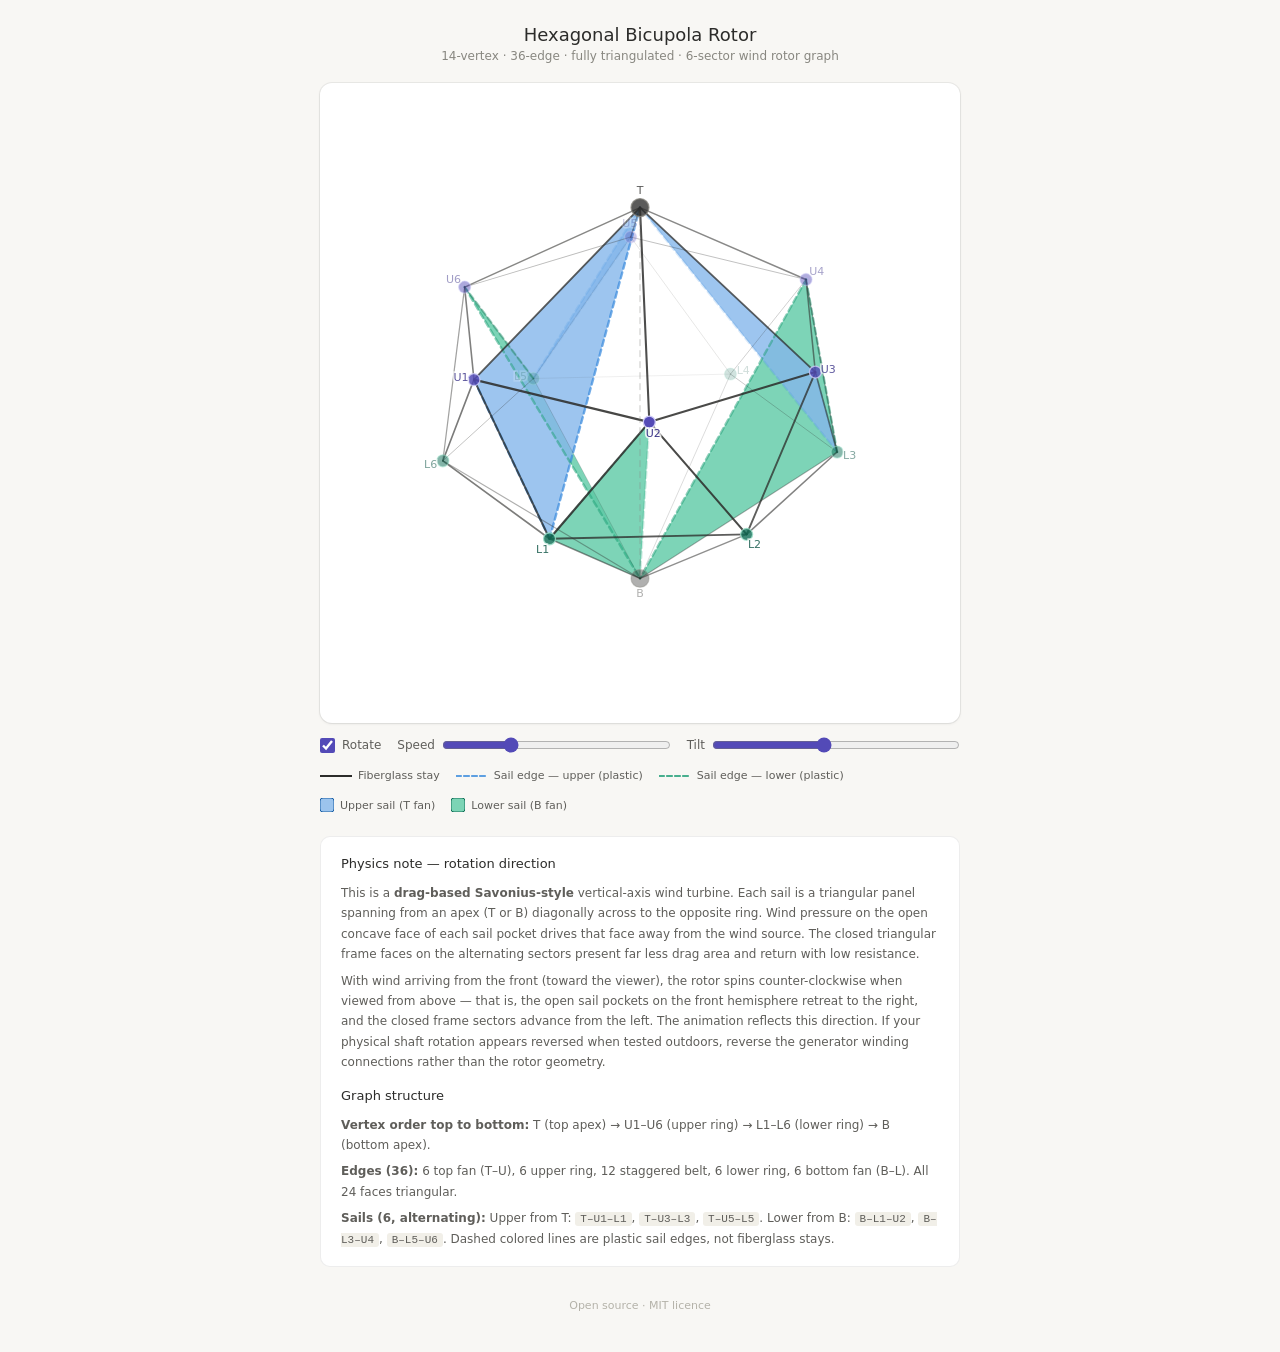
<file: index.html>
<!DOCTYPE html>
<html lang="en">
<head>
  <meta charset="UTF-8">
  <meta name="viewport" content="width=device-width, initial-scale=1.0">
  <title>Hexagonal Bicupola Rotor</title>
  <style>
    *, *::before, *::after { box-sizing: border-box; margin: 0; padding: 0; }
    body {
      font-family: system-ui, -apple-system, sans-serif;
      font-size: 14px;
      background: #f8f7f4;
      color: #2c2c2a;
      display: flex;
      flex-direction: column;
      align-items: center;
      min-height: 100vh;
      padding: 24px 16px 40px;
    }
    h1 { font-size: 18px; font-weight: 500; margin-bottom: 4px; }
    .subtitle { font-size: 12px; color: #888780; margin-bottom: 20px; }
    canvas {
      display: block;
      width: 100%;
      max-width: 640px;
      border-radius: 12px;
      background: #ffffff;
      box-shadow: 0 1px 3px rgba(0,0,0,0.08), 0 0 0 1px rgba(0,0,0,0.06);
    }
    .controls {
      display: flex;
      flex-wrap: wrap;
      align-items: center;
      gap: 16px;
      padding: 14px 0 10px;
      width: 100%;
      max-width: 640px;
    }
    .controls label {
      display: flex;
      align-items: center;
      gap: 7px;
      color: #5f5e5a;
      font-size: 12px;
      white-space: nowrap;
    }
    .controls label.flex { flex: 1; min-width: 130px; }
    input[type="range"]    { flex: 1; accent-color: #534ab7; cursor: pointer; }
    input[type="checkbox"] { accent-color: #534ab7; cursor: pointer; width: 15px; height: 15px; }
    .legend {
      display: flex;
      flex-wrap: wrap;
      gap: 16px;
      padding: 6px 0 0;
      width: 100%;
      max-width: 640px;
      font-size: 11px;
      color: #5f5e5a;
    }
    .legend-item { display: flex; align-items: center; gap: 6px; }
    .legend-item svg { flex-shrink: 0; }
    .info {
      margin-top: 24px;
      width: 100%;
      max-width: 640px;
      background: #ffffff;
      border-radius: 10px;
      border: 1px solid rgba(0,0,0,0.07);
      padding: 16px 20px;
      font-size: 12px;
      color: #5f5e5a;
      line-height: 1.7;
    }
    .info h2 { font-size: 13px; font-weight: 500; color: #2c2c2a; margin-bottom: 8px; }
    .info p { margin-bottom: 6px; }
    .info p:last-child { margin-bottom: 0; }
    code {
      font-family: ui-monospace, monospace;
      font-size: 11px;
      background: #f1efe8;
      padding: 1px 5px;
      border-radius: 3px;
    }
    footer { margin-top: 32px; font-size: 11px; color: #b4b2a9; }
  </style>
</head>
<body>

  <h1>Hexagonal Bicupola Rotor</h1>
  <p class="subtitle">14-vertex · 36-edge · fully triangulated · 6-sector wind rotor graph</p>

  <canvas id="c"></canvas>

  <div class="controls">
    <label><input type="checkbox" id="chk" checked> Rotate</label>
    <label class="flex">Speed <input type="range" id="spd" min="1" max="8" value="3"></label>
    <label class="flex">Tilt  <input type="range" id="tlt" min="10" max="50" value="28"></label>
  </div>

  <div class="legend">
    <div class="legend-item">
      <svg width="32" height="8">
        <line x1="0" y1="4" x2="32" y2="4" stroke="#2c2c2a" stroke-width="2.2" stroke-linecap="round"/>
      </svg>
      Fiberglass stay
    </div>
    <div class="legend-item">
      <svg width="32" height="8">
        <line x1="0" y1="4" x2="32" y2="4" stroke="#378add" stroke-width="2.2"
              stroke-dasharray="5 3" stroke-linecap="round" opacity="0.8"/>
      </svg>
      Sail edge — upper (plastic)
    </div>
    <div class="legend-item">
      <svg width="32" height="8">
        <line x1="0" y1="4" x2="32" y2="4" stroke="#1d9e75" stroke-width="2.2"
              stroke-dasharray="5 3" stroke-linecap="round" opacity="0.8"/>
      </svg>
      Sail edge — lower (plastic)
    </div>
    <div class="legend-item">
      <svg width="14" height="14">
        <rect x="0" y="0" width="14" height="14" rx="3"
              fill="rgba(133,183,235,0.80)" stroke="#185fa5" stroke-width="1"/>
      </svg>
      Upper sail (T fan)
    </div>
    <div class="legend-item">
      <svg width="14" height="14">
        <rect x="0" y="0" width="14" height="14" rx="3"
              fill="rgba(93,202,165,0.80)" stroke="#0f6e56" stroke-width="1"/>
      </svg>
      Lower sail (B fan)
    </div>
  </div>

  <div class="info">
    <h2>Physics note — rotation direction</h2>
    <p>
      This is a <strong>drag-based Savonius-style</strong> vertical-axis wind turbine.
      Each sail is a triangular panel spanning from an apex (T or B) diagonally across
      to the opposite ring. Wind pressure on the open concave face of each sail pocket
      drives that face away from the wind source. The closed triangular frame faces on
      the alternating sectors present far less drag area and return with low resistance.
    </p>
    <p>
      With wind arriving from the front (toward the viewer), the rotor spins
      counter-clockwise when viewed from above — that is, the open sail pockets on the
      front hemisphere retreat to the right, and the closed frame sectors advance from
      the left. The animation reflects this direction. If your physical shaft rotation
      appears reversed when tested outdoors, reverse the generator winding connections
      rather than the rotor geometry.
    </p>
    <h2 style="margin-top:12px">Graph structure</h2>
    <p>
      <strong>Vertex order top to bottom:</strong>
      T (top apex) → U1–U6 (upper ring) → L1–L6 (lower ring) → B (bottom apex).
    </p>
    <p>
      <strong>Edges (36):</strong>
      6 top fan (T–U), 6 upper ring, 12 staggered belt, 6 lower ring, 6 bottom fan (B–L).
      All 24 faces triangular.
    </p>
    <p>
      <strong>Sails (6, alternating):</strong>
      Upper from T: <code>T–U1–L1</code>, <code>T–U3–L3</code>, <code>T–U5–L5</code>.
      Lower from B: <code>B–L1–U2</code>, <code>B–L3–U4</code>, <code>B–L5–U6</code>.
      Dashed colored lines are plastic sail edges, not fiberglass stays.
    </p>
  </div>

  <footer>Open source · MIT licence</footer>

  <script>
    const cv  = document.getElementById('c');
    const ctx = cv.getContext('2d');
    const W = 640, H = 640;
    cv.width = W; cv.height = H;

    const CX = W / 2, CY = H / 2 - 10, R = 210;

    // Sail fill colors at fixed 80% opacity — no depth modulation
    const SAIL_FILL = {
      T: 'rgba(133,183,235,0.80)',
      B: 'rgba(93,202,165,0.80)',
    };

    /*
      Vertex order top to bottom:
        T  = top pole        y = +R
        U  = upper ring      y = +R·sin(φ)    φ = 20°  (near T)
        L  = lower ring      y = -R·sin(φ)             (near B)
        B  = bottom pole     y = -R
    */
    function buildVerts() {
      const phi = 20 * Math.PI / 180;
      const rh  = R * Math.cos(phi);
      const yU  = +R * Math.sin(phi);
      const yL  = -R * Math.sin(phi);
      const n   = {};
      n['T'] = [0, +R, 0];
      n['B'] = [0, -R, 0];
      for (let i = 0; i < 6; i++) {
        const a = i * 60 * Math.PI / 180;
        n['U' + (i + 1)] = [rh * Math.sin(a), yU, rh * Math.cos(a)];
      }
      for (let i = 0; i < 6; i++) {
        const a = (i * 60 + 30) * Math.PI / 180;
        n['L' + (i + 1)] = [rh * Math.sin(a), yL, rh * Math.cos(a)];
      }
      return n;
    }
    const BASE = buildVerts();

    function rotY(v, a) {
      const [x, y, z] = v;
      return [x * Math.cos(a) + z * Math.sin(a), y, -x * Math.sin(a) + z * Math.cos(a)];
    }
    function rotX(v, a) {
      const [x, y, z] = v;
      return [x, y * Math.cos(a) - z * Math.sin(a), y * Math.sin(a) + z * Math.cos(a)];
    }
    function project(rv, tilt) {
      const p = rotX(rv, tilt);
      return { x: CX + p[0], y: CY - p[1], d: p[2] };
    }

    // Depth alpha — used for stays, nodes, and labels only (not sails)
    function dAlpha(d, lo, hi) {
      return lo + ((d + R) / (2 * R)) * (hi - lo);
    }

    /* Fiberglass stays — T→U, B→L, ring edges, belt edges only */
    const STAYS = new Set([
      'T|U1','T|U2','T|U3','T|U4','T|U5','T|U6',
      'B|L1','B|L2','B|L3','B|L4','B|L5','B|L6',
      'U1|U2','U2|U3','U3|U4','U4|U5','U5|U6','U6|U1',
      'L1|L2','L2|L3','L3|L4','L4|L5','L5|L6','L6|L1',
      'U1|L1','U1|L6',
      'U2|L1','U2|L2',
      'U3|L2','U3|L3',
      'U4|L3','U4|L4',
      'U5|L4','U5|L5',
      'U6|L5','U6|L6',
    ]);
    const STAY_LIST = [...STAYS].map(k => k.split('|'));

    function stayKey(a, b) { return [a, b].sort().join('|'); }
    function isStay(a, b)  { return STAYS.has(stayKey(a, b)); }

    /* Sails */
    const SAILS = [
      { keys: ['T', 'U1', 'L1'], type: 'T' },
      { keys: ['T', 'U3', 'L3'], type: 'T' },
      { keys: ['T', 'U5', 'L5'], type: 'T' },
      { keys: ['B', 'L1', 'U2'], type: 'B' },
      { keys: ['B', 'L3', 'U4'], type: 'B' },
      { keys: ['B', 'L5', 'U6'], type: 'B' },
    ];

    let angle   = 0.52;
    let running = true;
    document.getElementById('chk').onchange = e => { running = e.target.checked; };

    function faceNormalZ(pts) {
      const ax = pts[1].x - pts[0].x, ay = pts[1].y - pts[0].y;
      const bx = pts[2].x - pts[0].x, by = pts[2].y - pts[0].y;
      return ax * by - ay * bx;
    }

    function draw() {
      const tilt = +document.getElementById('tlt').value * Math.PI / 180;

      const rv = {};
      for (const k in BASE) rv[k] = rotY(BASE[k], angle);
      const p = {};
      for (const k in rv) p[k] = project(rv[k], tilt);

      ctx.clearRect(0, 0, W, H);

      /* 1 — Sail fills at fixed 80% opacity, painter's order (back to front).
         Depth sorting means front sails naturally occlude back sails — the
         80% transparency lets you see the back sail where the front sail
         doesn't cover it, without flickering luminance changes mid-rotation. */
      const faces = SAILS.map(s => {
        const pts   = s.keys.map(k => p[k]);
        const depth = pts.reduce((sum, pt) => sum + pt.d, 0) / 3;
        return { ...s, pts, depth, nz: faceNormalZ(pts) };
      }).sort((a, b) => a.depth - b.depth);

      for (const f of faces) {
        ctx.beginPath();
        ctx.moveTo(f.pts[0].x, f.pts[0].y);
        ctx.lineTo(f.pts[1].x, f.pts[1].y);
        ctx.lineTo(f.pts[2].x, f.pts[2].y);
        ctx.closePath();
        ctx.fillStyle = SAIL_FILL[f.type];
        ctx.fill();
      }

      /* 2 — Plastic sail edges (triangle sides that are not stays).
         These fade slightly by depth so the back ones read as behind,
         but remain clearly dashed to distinguish from solid rods. */
      for (const s of SAILS) {
        const k     = s.keys;
        const pts   = k.map(n => p[n]);
        const nz    = faceNormalZ(pts);
        const front = nz < 0;
        for (let i = 0; i < 3; i++) {
          const a = k[i], b = k[(i + 1) % 3];
          if (!isStay(a, b)) {
            const pa    = p[a], pb = p[b];
            const ed    = (pa.d + pb.d) / 2;
            const alpha = front
              ? dAlpha(ed, 0.35, 0.80)
              : dAlpha(ed, 0.08, 0.25);
            ctx.beginPath();
            ctx.moveTo(pa.x, pa.y);
            ctx.lineTo(pb.x, pb.y);
            ctx.strokeStyle = s.type === 'T'
              ? `rgba(55,138,221,${alpha})`
              : `rgba(29,158,117,${alpha})`;
            ctx.lineWidth = 2.4;
            ctx.setLineDash([6, 4]);
            ctx.lineCap = 'round';
            ctx.stroke();
            ctx.setLineDash([]);
          }
        }
      }

      /* 3 — Fiberglass stays: solid dark, continuous depth fade, back to front */
      const staysSorted = STAY_LIST
        .map(([a, b]) => ({ a, b, d: (p[a].d + p[b].d) / 2 }))
        .sort((x, y) => x.d - y.d);

      for (const { a, b, d } of staysSorted) {
        const pa    = p[a], pb = p[b];
        const alpha = dAlpha(d, 0.07, 0.96);
        const lw    = dAlpha(d, 0.5, 2.3);
        ctx.beginPath();
        ctx.moveTo(pa.x, pa.y);
        ctx.lineTo(pb.x, pb.y);
        ctx.strokeStyle = `rgba(44,44,42,${alpha})`;
        ctx.lineWidth   = lw;
        ctx.lineCap     = 'round';
        ctx.setLineDash([]);
        ctx.stroke();
      }

      /* 4 — Shaft axis */
      ctx.beginPath();
      ctx.moveTo(p['T'].x, p['T'].y);
      ctx.lineTo(p['B'].x, p['B'].y);
      ctx.strokeStyle = 'rgba(136,135,128,0.35)';
      ctx.lineWidth   = 1.3;
      ctx.setLineDash([6, 5]);
      ctx.stroke();
      ctx.setLineDash([]);

      /* 5 — Vertex nodes, back to front */
      const nodeOrder = Object.keys(p).sort((a, b) => p[a].d - p[b].d);
      for (const k of nodeOrder) {
        const pt    = p[k];
        const alpha = dAlpha(pt.d, 0.15, 1.0);
        let r, fill, stroke;
        if (k === 'T' || k === 'B') { r = 9; fill = '#2c2c2a'; stroke = '#888780'; }
        else if (k[0] === 'U')      { r = 6; fill = '#534ab7'; stroke = '#cecbf6'; }
        else                         { r = 6; fill = '#0f6e56'; stroke = '#9fe1cb'; }
        ctx.globalAlpha = alpha;
        ctx.beginPath();
        ctx.arc(pt.x, pt.y, r, 0, Math.PI * 2);
        ctx.fillStyle   = fill;
        ctx.strokeStyle = stroke;
        ctx.lineWidth   = 1.3;
        ctx.fill();
        ctx.stroke();
        ctx.globalAlpha = 1;
      }

      /* 6 — Labels, radially offset, depth-faded */
      for (const k of nodeOrder) {
        const pt    = p[k];
        const alpha = Math.max(0.18, dAlpha(pt.d, 0.15, 1.0));
        const dx    = pt.x - CX, dy = pt.y - CY;
        const dist  = Math.sqrt(dx * dx + dy * dy) || 1;
        const off   = (k === 'T' || k === 'B') ? 16 : 13;
        const lx    = pt.x + dx / dist * off;
        const ly    = pt.y + dy / dist * off;
        ctx.globalAlpha  = alpha;
        ctx.font         = '500 11px system-ui, sans-serif';
        ctx.textAlign    = 'center';
        ctx.textBaseline = 'middle';
        ctx.lineWidth    = 3.5;
        ctx.strokeStyle  = 'rgba(255,255,255,0.82)';
        ctx.strokeText(k, lx, ly);
        ctx.fillStyle = (k === 'T' || k === 'B') ? '#2c2c2a'
                      : (k[0] === 'U')            ? '#3c3489'
                                                  : '#085041';
        ctx.fillText(k, lx, ly);
        ctx.globalAlpha = 1;
      }
    }

    /* Animation loop — angle decrements = counter-clockwise from above */
    let last = 0;
    function loop(ts) {
      const spd = +document.getElementById('spd').value;
      const dt  = Math.min(ts - last, 50);
      last = ts;
      if (running) angle -= spd * 0.0004 * dt;
      draw();
      requestAnimationFrame(loop);
    }
    requestAnimationFrame(ts => { last = ts; loop(ts); });
  </script>

</body>
</html>
</file>
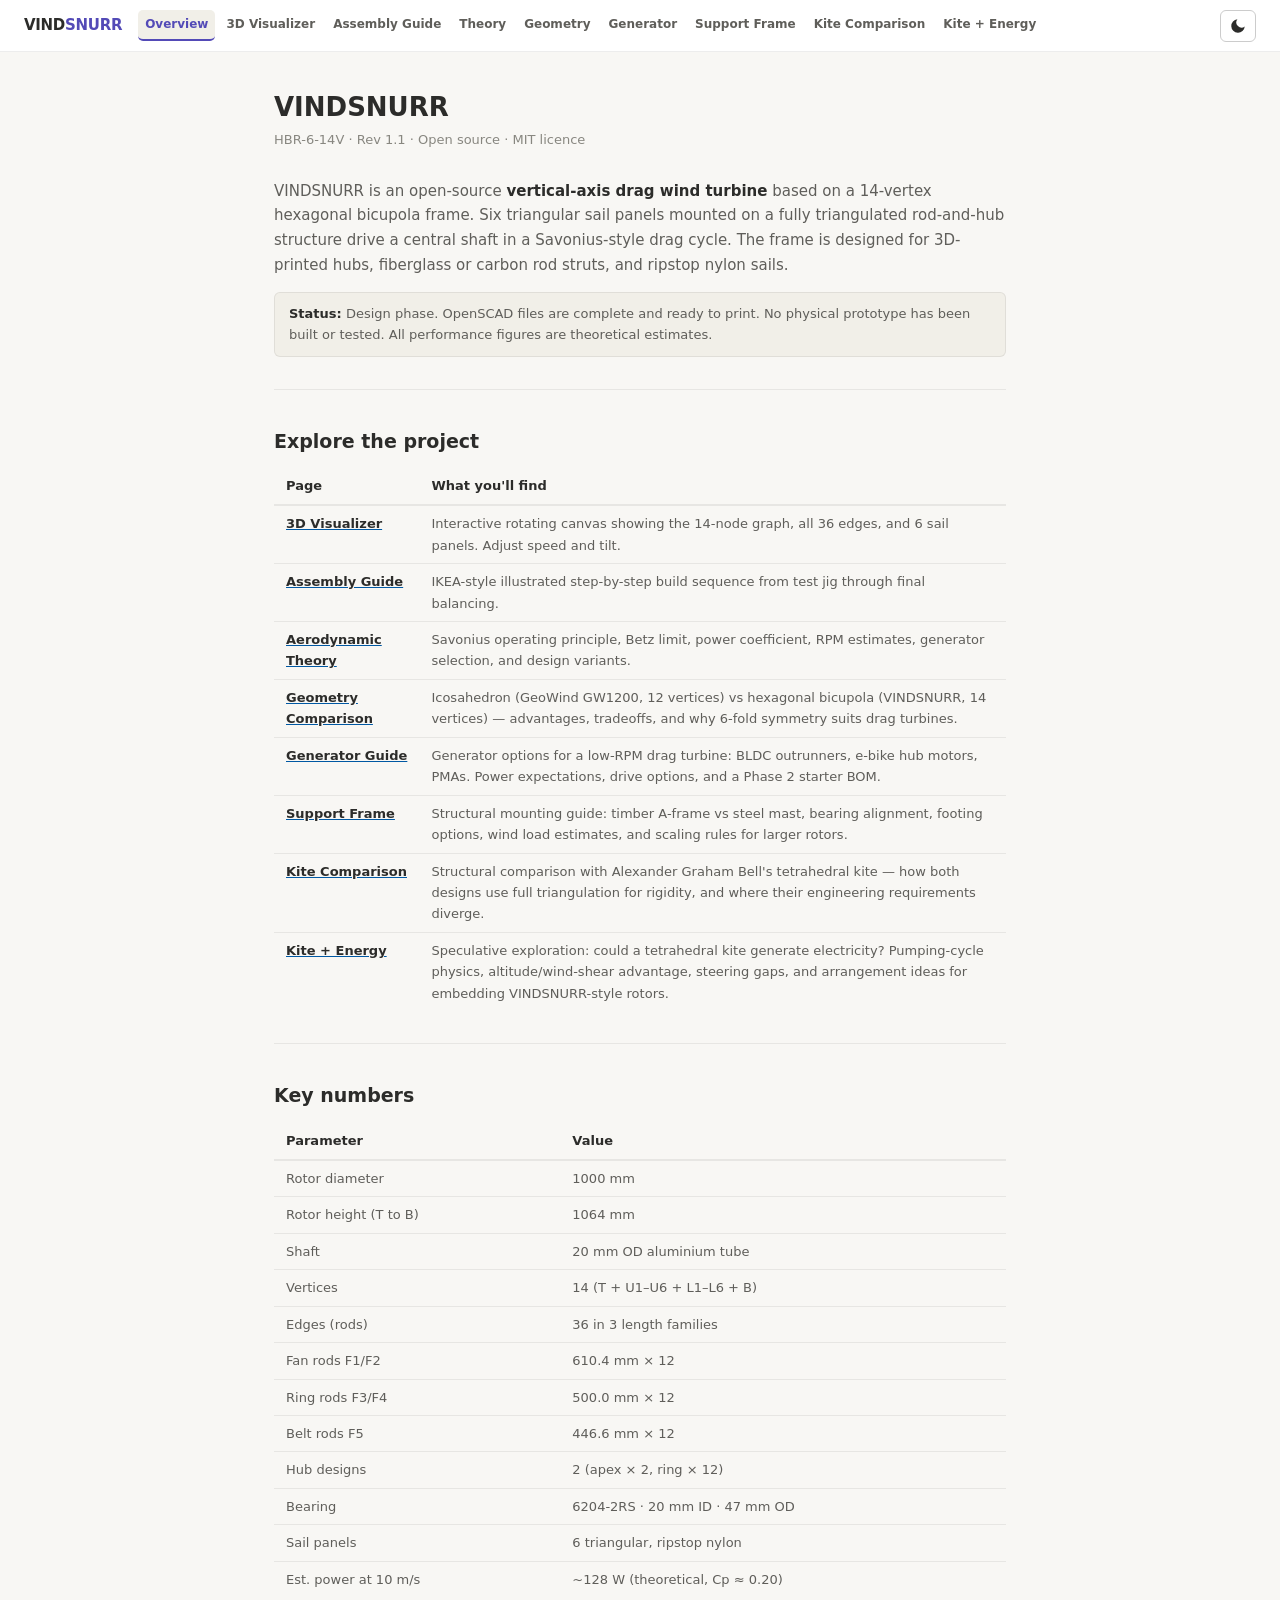
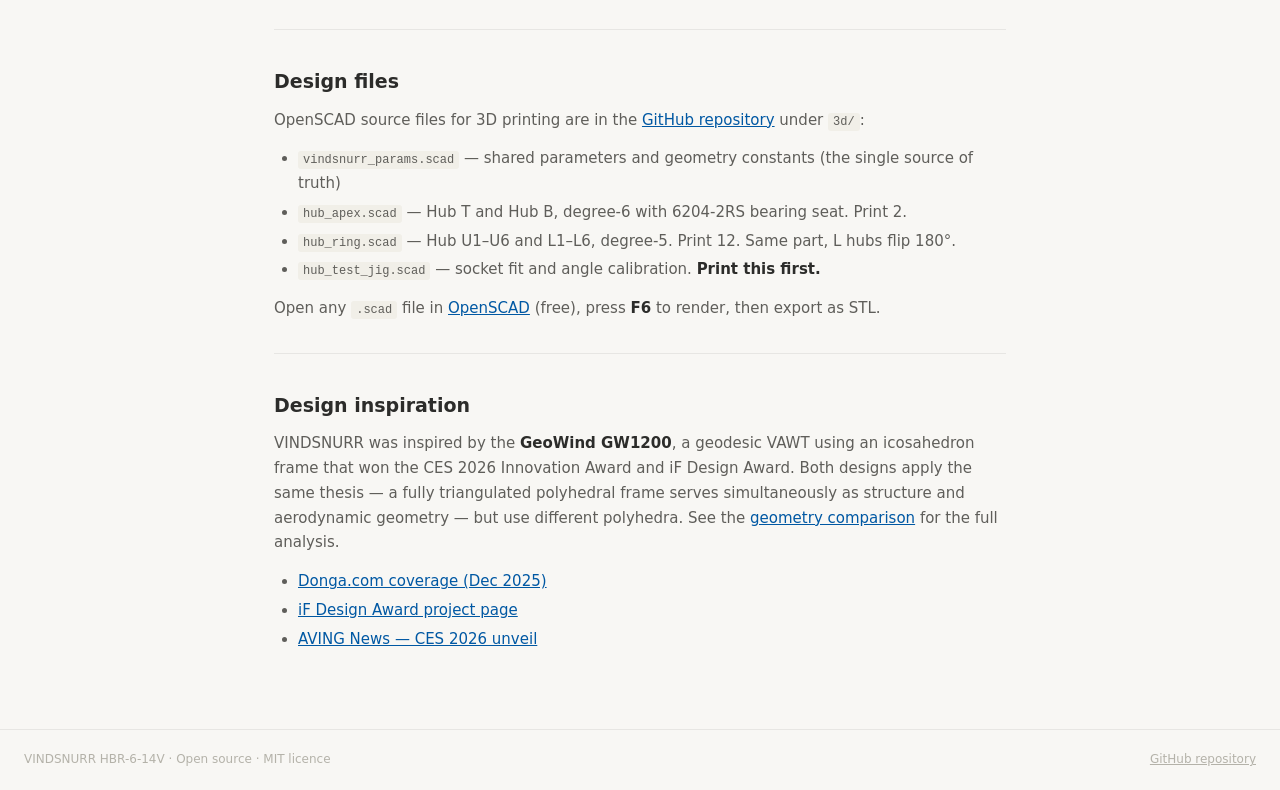
<file: docs/index.html>
<!DOCTYPE html>
<html lang="en">
<head>
  <meta charset="UTF-8">
  <meta name="viewport" content="width=device-width, initial-scale=1.0">
  <title>VINDSNURR — Hexagonal Bicupola Wind Rotor</title>
  <link rel="stylesheet" href="site.css">
</head>
<body>

<header class="site-header">
  <a class="site-logo" href="index.html">VIND<span>SNURR</span></a>
  <nav class="site-nav" aria-label="Site">
    <a href="index.html" aria-current="page">Overview</a>
    <a href="viz.html">3D Visualizer</a>
    <a href="step-by-step.html">Assembly Guide</a>
    <a href="theory.html">Theory</a>
    <a href="geometry-comparison.html">Geometry</a>
    <a href="generator.html">Generator</a>
    <a href="support-frame.html">Support Frame</a>
    <a href="kite-comparison.html">Kite Comparison</a>
    <a href="kite-energy.html">Kite + Energy</a>
  </nav>
  <button id="theme-toggle" aria-label="Switch to dark mode">
    <svg aria-hidden="true" class="sun-icon" viewBox="0 0 24 24" width="18" height="18">
      <circle cx="12" cy="12" r="5" fill="currentColor"/>
      <path fill="currentColor" stroke="currentColor" stroke-width="1.5" stroke-linecap="round"
            d="M12 2v2M12 20v2M4.22 4.22l1.42 1.42M18.36 18.36l1.42 1.42M2 12h2M20 12h2M4.22 19.78l1.42-1.42M18.36 5.64l1.42-1.42"/>
    </svg>
    <svg aria-hidden="true" class="moon-icon" viewBox="0 0 24 24" width="18" height="18">
      <path fill="currentColor" d="M21 12.79A9 9 0 1 1 11.21 3 7 7 0 0 0 21 12.79z"/>
    </svg>
  </button>
</header>

<main class="page">

  <div class="prose">

    <h1>VINDSNURR</h1>
    <p style="font-size:13px;color:var(--text-faint);margin-bottom:28px;">
      HBR-6-14V · Rev 1.1 · Open source · MIT licence
    </p>

    <p>
      VINDSNURR is an open-source <strong>vertical-axis drag wind turbine</strong> based on a
      14-vertex hexagonal bicupola frame. Six triangular sail panels mounted on a fully
      triangulated rod-and-hub structure drive a central shaft in a Savonius-style drag cycle.
      The frame is designed for 3D-printed hubs, fiberglass or carbon rod struts, and ripstop
      nylon sails.
    </p>

    <p style="font-size:13px;background:var(--bg-code);border:1px solid var(--border);border-radius:6px;padding:10px 14px;color:var(--text-muted);">
      <strong>Status:</strong> Design phase. OpenSCAD files are complete and ready to print.
      No physical prototype has been built or tested. All performance figures are theoretical estimates.
    </p>

    <hr>

    <h2>Explore the project</h2>

    <table>
      <thead><tr><th>Page</th><th>What you'll find</th></tr></thead>
      <tbody>
        <tr>
          <td><a href="viz.html"><strong>3D Visualizer</strong></a></td>
          <td>Interactive rotating canvas showing the 14-node graph, all 36 edges, and 6 sail panels. Adjust speed and tilt.</td>
        </tr>
        <tr>
          <td><a href="step-by-step.html"><strong>Assembly Guide</strong></a></td>
          <td>IKEA-style illustrated step-by-step build sequence from test jig through final balancing.</td>
        </tr>
        <tr>
          <td><a href="theory.html"><strong>Aerodynamic Theory</strong></a></td>
          <td>Savonius operating principle, Betz limit, power coefficient, RPM estimates, generator selection, and design variants.</td>
        </tr>
        <tr>
          <td><a href="geometry-comparison.html"><strong>Geometry Comparison</strong></a></td>
          <td>Icosahedron (GeoWind GW1200, 12 vertices) vs hexagonal bicupola (VINDSNURR, 14 vertices) — advantages, tradeoffs, and why 6-fold symmetry suits drag turbines.</td>
        </tr>
        <tr>
          <td><a href="generator.html"><strong>Generator Guide</strong></a></td>
          <td>Generator options for a low-RPM drag turbine: BLDC outrunners, e-bike hub motors, PMAs. Power expectations, drive options, and a Phase 2 starter BOM.</td>
        </tr>
        <tr>
          <td><a href="support-frame.html"><strong>Support Frame</strong></a></td>
          <td>Structural mounting guide: timber A-frame vs steel mast, bearing alignment, footing options, wind load estimates, and scaling rules for larger rotors.</td>
        </tr>
        <tr>
          <td><a href="kite-comparison.html"><strong>Kite Comparison</strong></a></td>
          <td>Structural comparison with Alexander Graham Bell's tetrahedral kite — how both designs use full triangulation for rigidity, and where their engineering requirements diverge.</td>
        </tr>
        <tr>
          <td><a href="kite-energy.html"><strong>Kite + Energy</strong></a></td>
          <td>Speculative exploration: could a tetrahedral kite generate electricity? Pumping-cycle physics, altitude/wind-shear advantage, steering gaps, and arrangement ideas for embedding VINDSNURR-style rotors.</td>
        </tr>
      </tbody>
    </table>

    <hr>

    <h2>Key numbers</h2>

    <table>
      <thead><tr><th>Parameter</th><th>Value</th></tr></thead>
      <tbody>
        <tr><td>Rotor diameter</td><td>1000 mm</td></tr>
        <tr><td>Rotor height (T to B)</td><td>1064 mm</td></tr>
        <tr><td>Shaft</td><td>20 mm OD aluminium tube</td></tr>
        <tr><td>Vertices</td><td>14 (T + U1–U6 + L1–L6 + B)</td></tr>
        <tr><td>Edges (rods)</td><td>36 in 3 length families</td></tr>
        <tr><td>Fan rods F1/F2</td><td>610.4 mm × 12</td></tr>
        <tr><td>Ring rods F3/F4</td><td>500.0 mm × 12</td></tr>
        <tr><td>Belt rods F5</td><td>446.6 mm × 12</td></tr>
        <tr><td>Hub designs</td><td>2 (apex × 2, ring × 12)</td></tr>
        <tr><td>Bearing</td><td>6204-2RS · 20 mm ID · 47 mm OD</td></tr>
        <tr><td>Sail panels</td><td>6 triangular, ripstop nylon</td></tr>
        <tr><td>Est. power at 10 m/s</td><td>~128 W (theoretical, Cp ≈ 0.20)</td></tr>
      </tbody>
    </table>

    <hr>

    <h2>Design files</h2>

    <p>OpenSCAD source files for 3D printing are in the
      <a href="https://github.com/mgifford/Hex-Bicup-Rotor">GitHub repository</a>
      under <code>3d/</code>:</p>

    <ul>
      <li><code>vindsnurr_params.scad</code> — shared parameters and geometry constants (the single source of truth)</li>
      <li><code>hub_apex.scad</code> — Hub T and Hub B, degree-6 with 6204-2RS bearing seat. Print 2.</li>
      <li><code>hub_ring.scad</code> — Hub U1–U6 and L1–L6, degree-5. Print 12. Same part, L hubs flip 180°.</li>
      <li><code>hub_test_jig.scad</code> — socket fit and angle calibration. <strong>Print this first.</strong></li>
    </ul>

    <p>Open any <code>.scad</code> file in <a href="https://openscad.org">OpenSCAD</a> (free),
    press <strong>F6</strong> to render, then export as STL.</p>

    <hr>

    <h2>Design inspiration</h2>

    <p>
      VINDSNURR was inspired by the <strong>GeoWind GW1200</strong>, a geodesic VAWT using an
      icosahedron frame that won the CES 2026 Innovation Award and iF Design Award. Both designs
      apply the same thesis — a fully triangulated polyhedral frame serves simultaneously as
      structure and aerodynamic geometry — but use different polyhedra. See the
      <a href="geometry-comparison.html">geometry comparison</a> for the full analysis.
    </p>

    <ul>
      <li><a href="https://www.donga.com/en/article/all/20251224/6025912/1">Donga.com coverage (Dec 2025)</a></li>
      <li><a href="https://ifdesign.com/en/winner-ranking/project/geowind-gw1200-geodesic-vertical-axis-wind-turbine/765799">iF Design Award project page</a></li>
      <li><a href="https://us.aving.net/news/articleView.html?idxno=53081">AVING News — CES 2026 unveil</a></li>
    </ul>

  </div>

</main>

<footer class="site-footer">
  <span>VINDSNURR HBR-6-14V · Open source · MIT licence</span>
  <span><a href="https://github.com/mgifford/Hex-Bicup-Rotor">GitHub repository</a></span>
</footer>

<script src="site.js"></script>
</body>
</html>
</file>
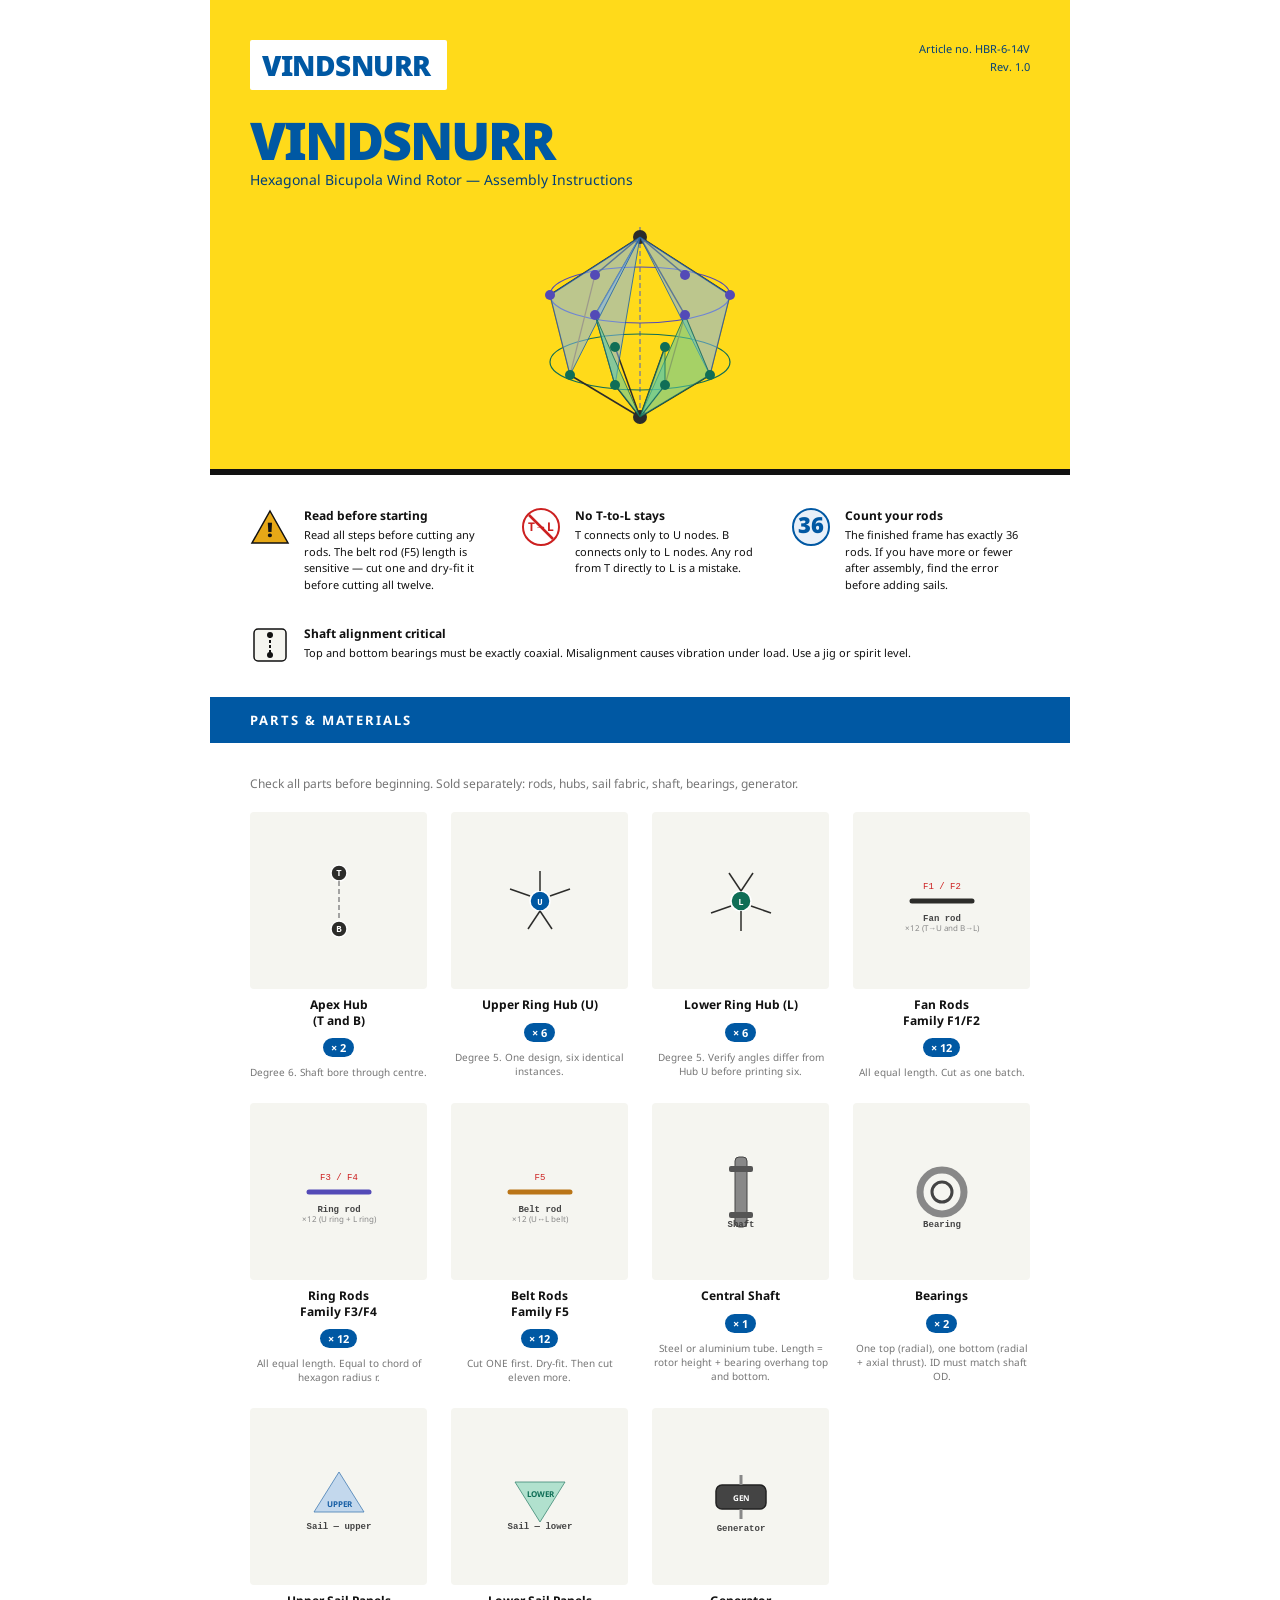
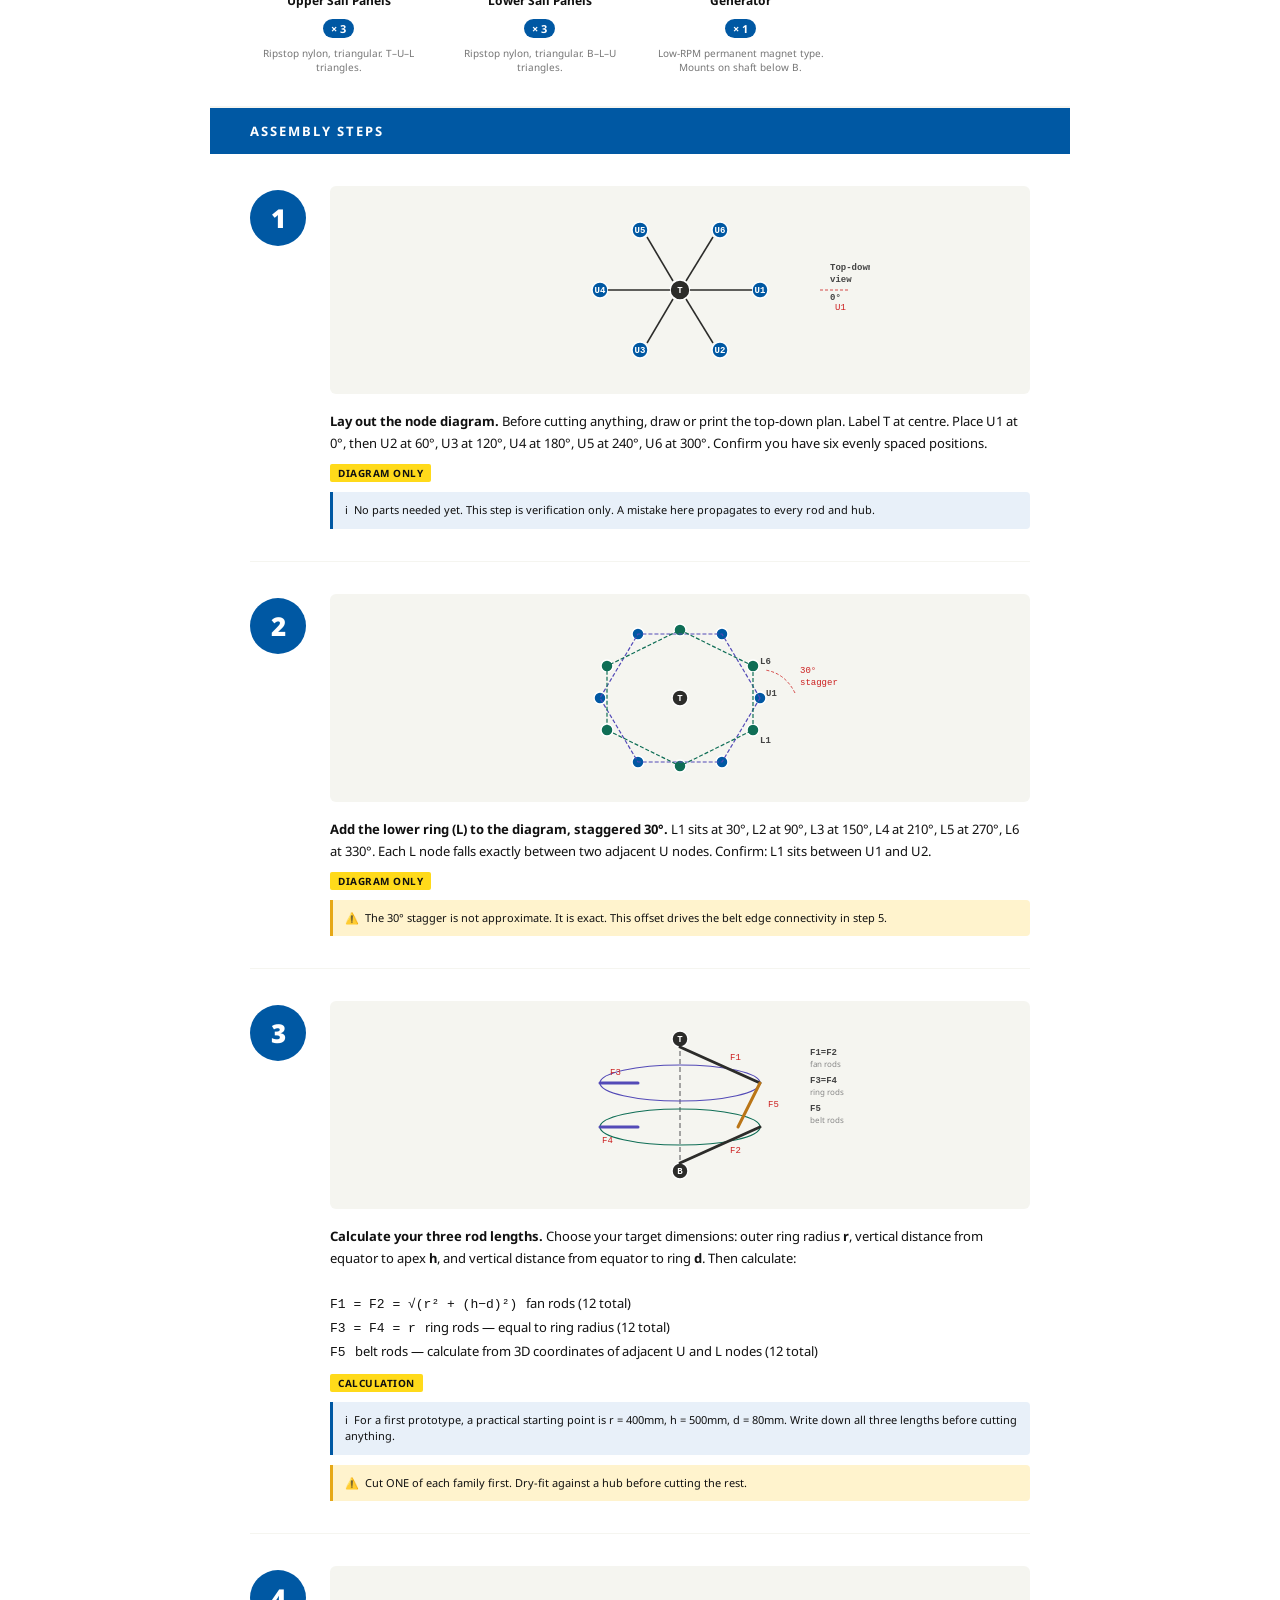
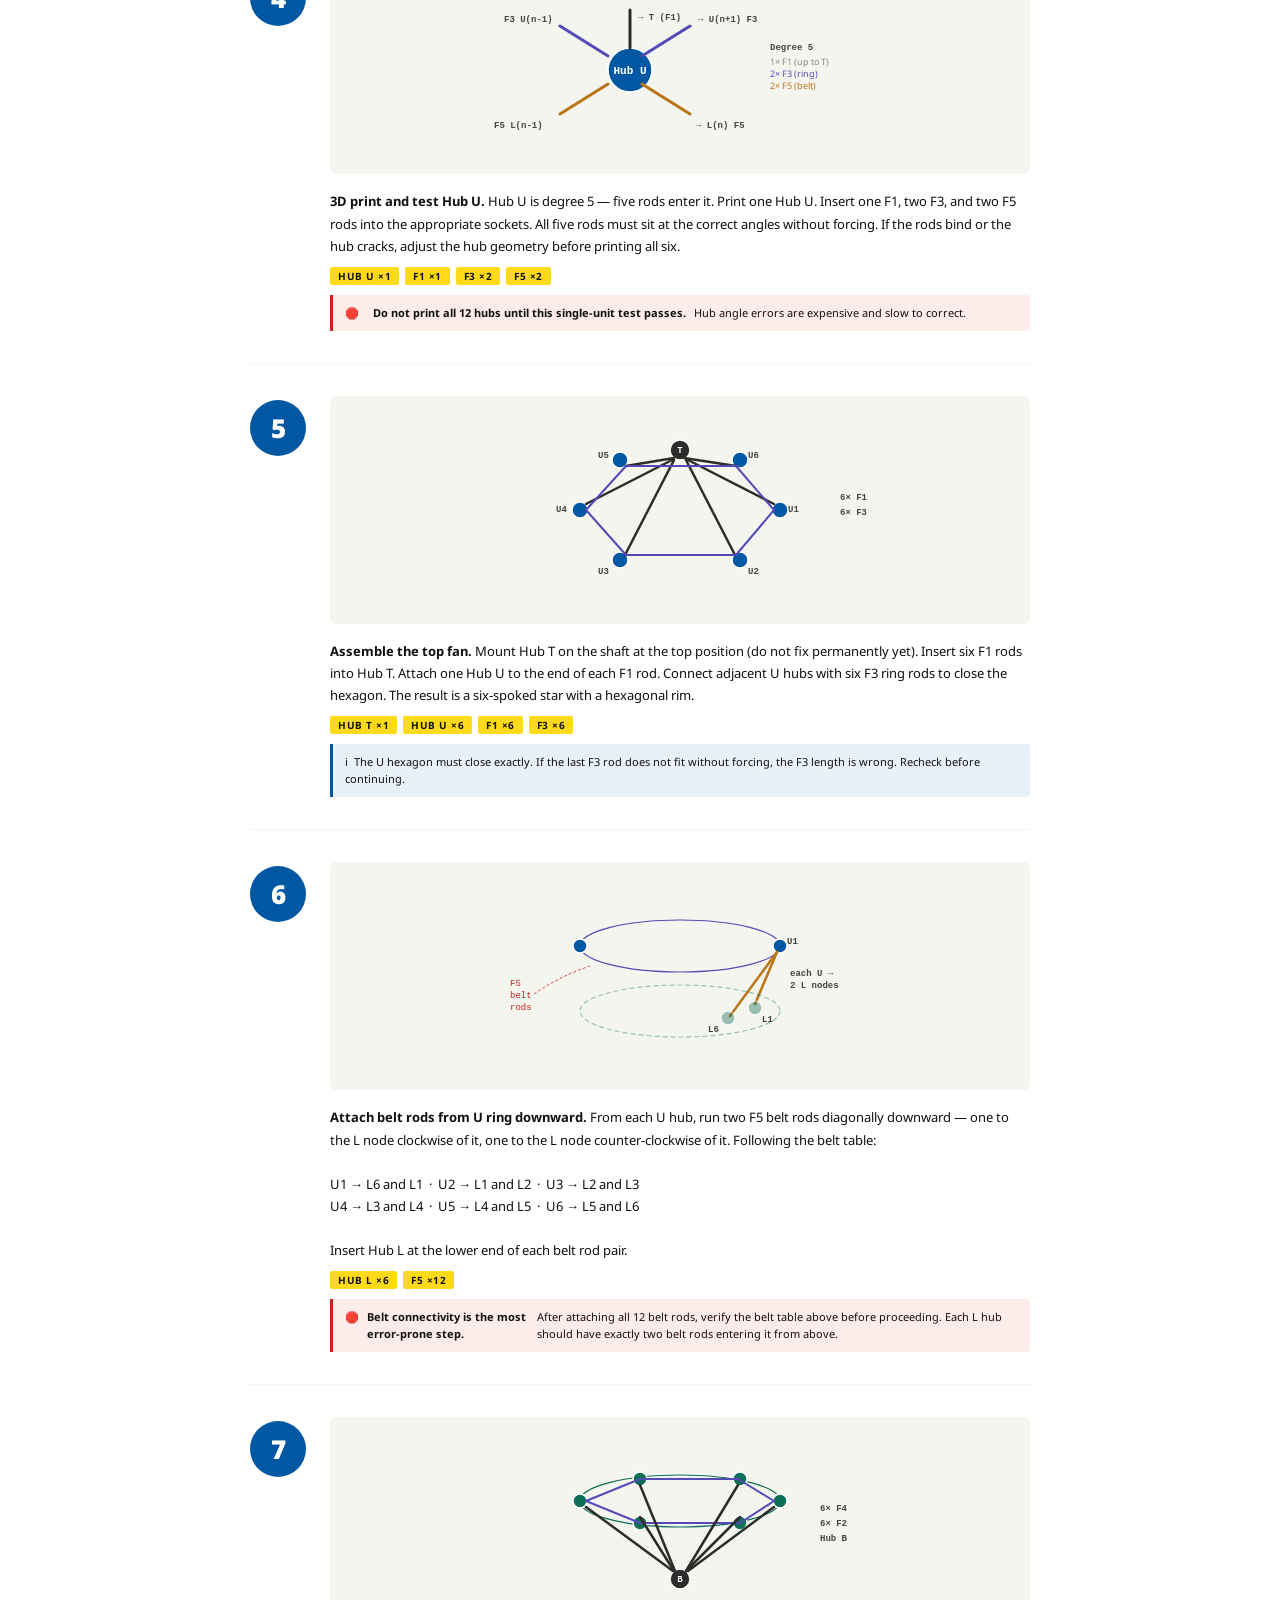
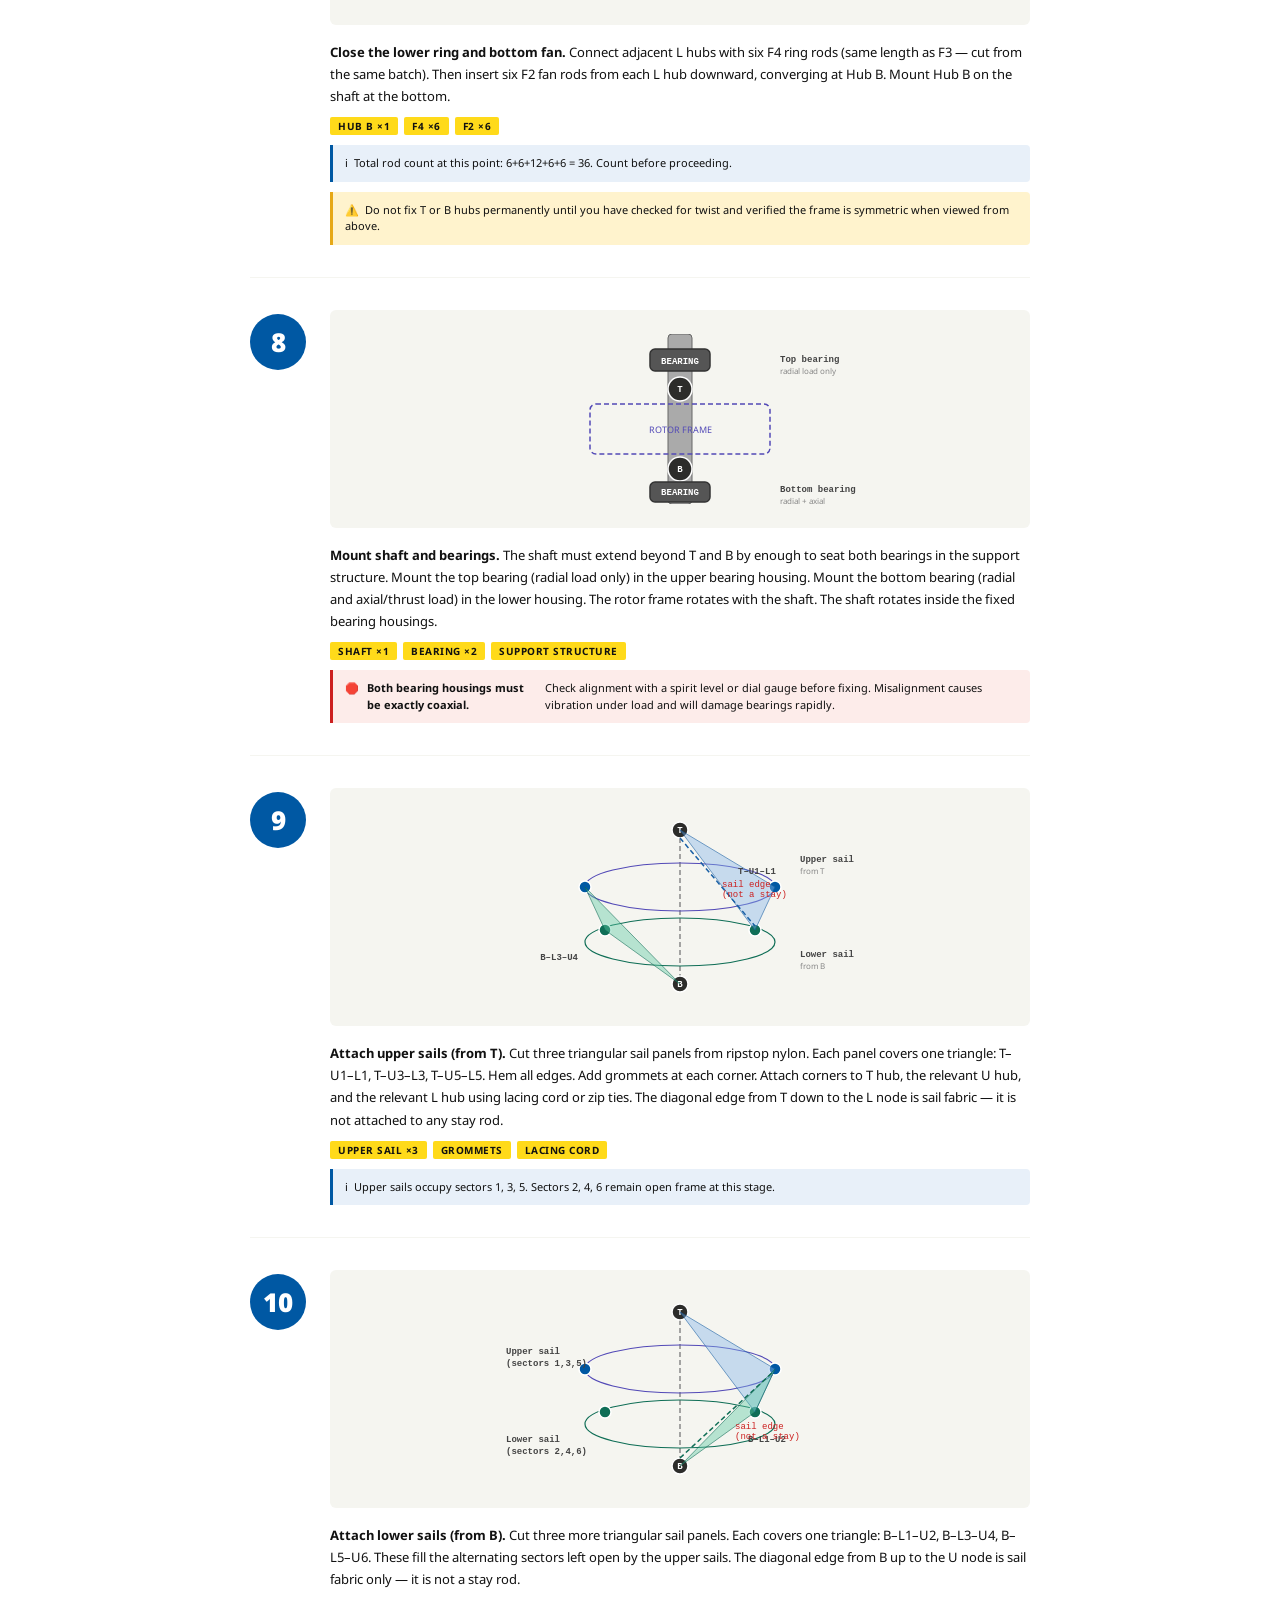
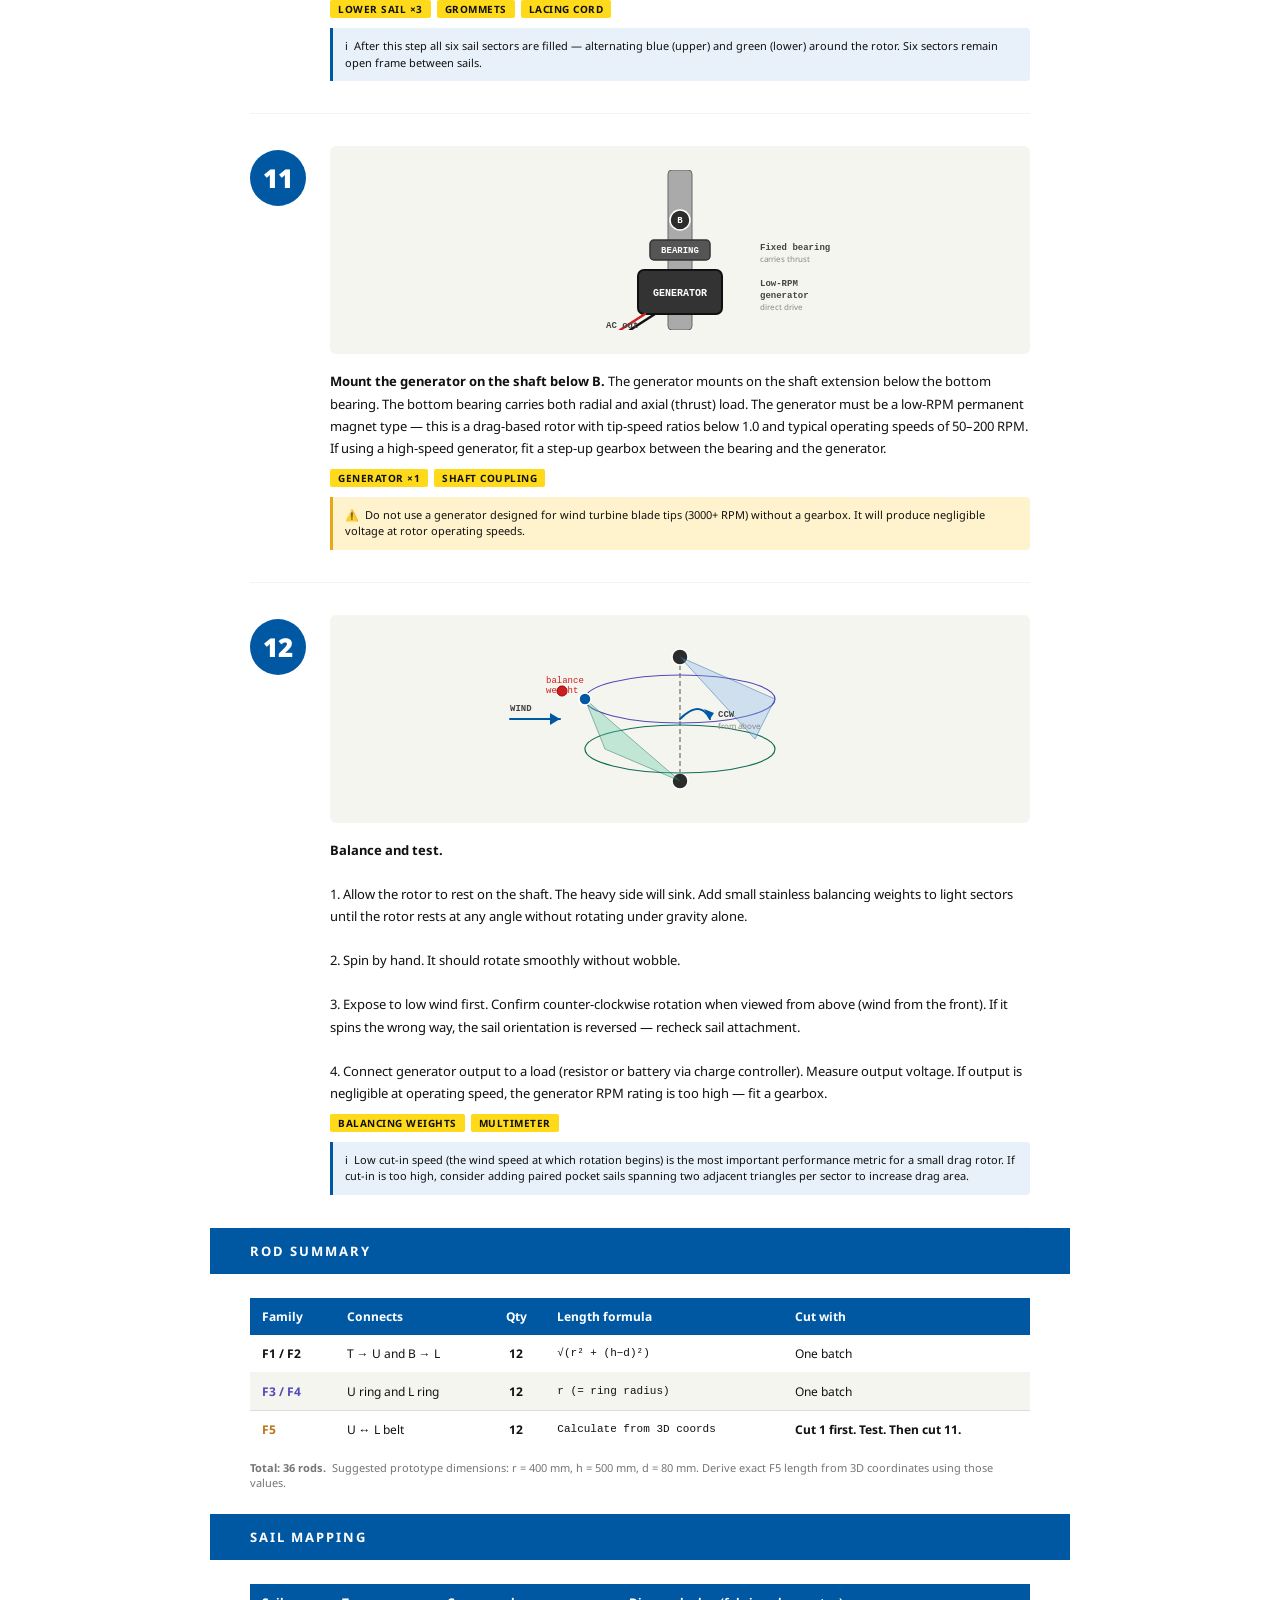
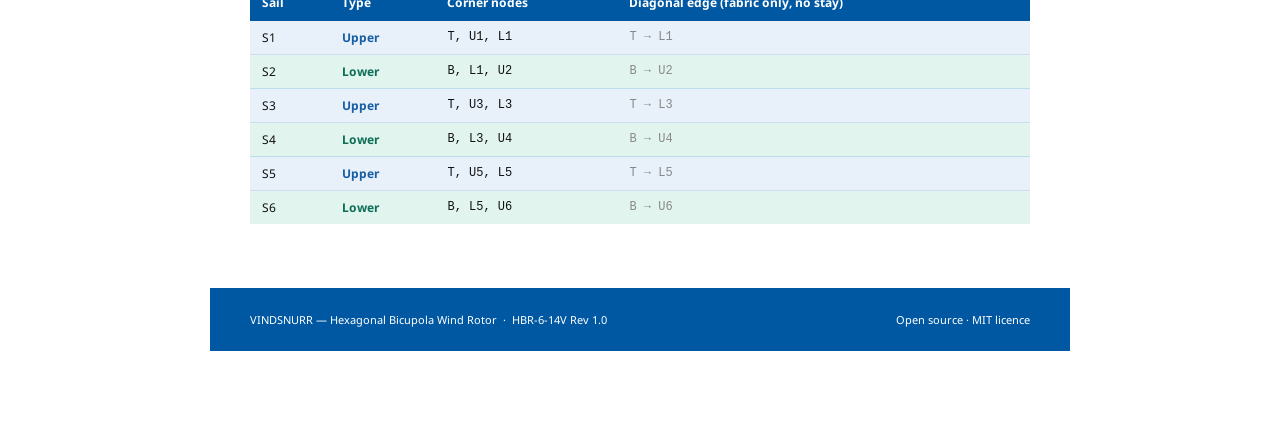
<file: step-by-step.html>
<!DOCTYPE html>
<html lang="en">
<head>
<meta charset="UTF-8">
<meta name="viewport" content="width=device-width, initial-scale=1.0">
<title>VINDSNURR — Assembly Guide</title>
<style>
  @import url('https://fonts.googleapis.com/css2?family=Noto+Sans:wght@400;700;900&display=swap');

  :root {
    --yellow: #FFDA1A;
    --blue: #0058A3;
    --blue-dark: #003F7A;
    --blue-light: #E8F0F9;
    --black: #111111;
    --gray: #767676;
    --gray-light: #F5F5F0;
    --white: #FFFFFF;
    --red: #CC2020;
    --step-size: 56px;
  }

  * { box-sizing: border-box; margin: 0; padding: 0; }

  body {
    font-family: 'Noto Sans', Arial, sans-serif;
    background: var(--white);
    color: var(--black);
    max-width: 860px;
    margin: 0 auto;
    padding: 0 0 80px;
  }

  /* ── COVER ── */
  .cover {
    background: var(--yellow);
    padding: 40px 40px 32px;
    display: flex;
    flex-direction: column;
    gap: 0;
  }
  .cover-top {
    display: flex;
    justify-content: space-between;
    align-items: flex-start;
    margin-bottom: 24px;
  }
  .brand {
    font-size: 28px;
    font-weight: 900;
    letter-spacing: -0.5px;
    color: var(--blue);
    background: var(--white);
    padding: 6px 16px 6px 12px;
    border-radius: 2px;
  }
  .article-no {
    font-size: 11px;
    color: var(--blue-dark);
    text-align: right;
    line-height: 1.6;
  }
  .product-name {
    font-size: 52px;
    font-weight: 900;
    letter-spacing: -2px;
    color: var(--blue);
    line-height: 1;
    margin-bottom: 4px;
  }
  .product-sub {
    font-size: 14px;
    color: var(--blue-dark);
    font-weight: 400;
    margin-bottom: 28px;
  }
  .cover-diagram {
    display: flex;
    justify-content: center;
  }

  /* ── WARNINGS PAGE ── */
  .warnings {
    background: var(--white);
    border-top: 6px solid var(--black);
    padding: 32px 40px;
    display: flex;
    gap: 32px;
    flex-wrap: wrap;
  }
  .warning-box {
    display: flex;
    gap: 14px;
    align-items: flex-start;
    flex: 1;
    min-width: 220px;
  }
  .warning-icon {
    width: 40px;
    height: 40px;
    flex-shrink: 0;
  }
  .warning-text {
    font-size: 11px;
    line-height: 1.5;
    color: var(--black);
  }
  .warning-text strong { display: block; font-size: 12px; margin-bottom: 2px; }

  /* ── SECTION HEADER ── */
  .section-head {
    background: var(--blue);
    color: var(--white);
    padding: 14px 40px;
    font-size: 13px;
    font-weight: 700;
    letter-spacing: 2px;
    text-transform: uppercase;
  }

  /* ── PARTS PAGE ── */
  .parts-page {
    padding: 32px 40px;
    border-bottom: 2px solid var(--gray-light);
  }
  .parts-grid {
    display: grid;
    grid-template-columns: repeat(auto-fill, minmax(160px, 1fr));
    gap: 24px;
    margin-top: 20px;
  }
  .part-card {
    display: flex;
    flex-direction: column;
    align-items: center;
    gap: 8px;
  }
  .part-diagram {
    background: var(--gray-light);
    border-radius: 4px;
    display: flex;
    align-items: center;
    justify-content: center;
    width: 100%;
    aspect-ratio: 1;
    padding: 16px;
  }
  .part-label {
    font-size: 12px;
    font-weight: 700;
    text-align: center;
    line-height: 1.3;
  }
  .part-count {
    display: inline-block;
    background: var(--blue);
    color: var(--white);
    font-size: 11px;
    font-weight: 700;
    padding: 2px 8px;
    border-radius: 10px;
    margin-top: 2px;
  }
  .part-note {
    font-size: 10px;
    color: var(--gray);
    text-align: center;
  }

  /* ── STEP ── */
  .steps-container {
    padding: 0 40px;
  }
  .step {
    display: grid;
    grid-template-columns: var(--step-size) 1fr;
    gap: 0;
    border-bottom: 1.5px solid var(--gray-light);
    padding: 32px 0;
    align-items: start;
  }
  .step-number {
    width: var(--step-size);
    height: var(--step-size);
    background: var(--blue);
    color: var(--white);
    font-size: 26px;
    font-weight: 900;
    display: flex;
    align-items: center;
    justify-content: center;
    border-radius: 50%;
    flex-shrink: 0;
    margin-top: 4px;
  }
  .step-content {
    padding-left: 24px;
  }
  .step-diagram {
    background: var(--gray-light);
    border-radius: 6px;
    display: flex;
    align-items: center;
    justify-content: center;
    width: 100%;
    margin-bottom: 16px;
    padding: 24px;
    min-height: 200px;
  }
  .step-text {
    font-size: 13px;
    line-height: 1.7;
    color: var(--black);
    margin-bottom: 8px;
  }
  .step-note {
    display: flex;
    gap: 8px;
    background: var(--blue-light);
    border-left: 3px solid var(--blue);
    padding: 10px 12px;
    font-size: 11px;
    line-height: 1.5;
    border-radius: 0 4px 4px 0;
    margin-top: 10px;
  }
  .step-warn {
    display: flex;
    gap: 8px;
    background: #FFF3CD;
    border-left: 3px solid #E6A817;
    padding: 10px 12px;
    font-size: 11px;
    line-height: 1.5;
    border-radius: 0 4px 4px 0;
    margin-top: 10px;
  }
  .step-stop {
    display: flex;
    gap: 8px;
    background: #FDECEA;
    border-left: 3px solid var(--red);
    padding: 10px 12px;
    font-size: 11px;
    line-height: 1.5;
    border-radius: 0 4px 4px 0;
    margin-top: 10px;
  }
  .parts-used {
    display: flex;
    gap: 6px;
    flex-wrap: wrap;
    margin-top: 10px;
  }
  .part-tag {
    background: var(--yellow);
    color: var(--black);
    font-size: 10px;
    font-weight: 700;
    padding: 2px 8px;
    border-radius: 2px;
    letter-spacing: 0.5px;
  }

  /* ── FOOTER ── */
  .doc-footer {
    background: var(--blue);
    color: var(--white);
    padding: 24px 40px;
    display: flex;
    justify-content: space-between;
    align-items: center;
    font-size: 11px;
    margin-top: 40px;
  }
  .doc-footer a { color: var(--yellow); }

  /* ── SVG helpers ── */
  .node-T  { fill: #2c2c2a; }
  .node-U  { fill: #534ab7; }
  .node-L  { fill: #0f6e56; }
  .node-B  { fill: #2c2c2a; }
  .stay    { stroke: #2c2c2a; stroke-width: 1.5; fill: none; }
  .sail-T  { fill: rgba(133,183,235,0.55); stroke: #185fa5; stroke-width: 0.8; }
  .sail-B  { fill: rgba(93,202,165,0.55);  stroke: #0f6e56; stroke-width: 0.8; }
  .shaft   { stroke: #888; stroke-width: 1.5; stroke-dasharray: 5 3; fill: none; }
  .ring    { stroke: #534ab7; stroke-width: 1.2; fill: none; }
  .ring-L  { stroke: #0f6e56; stroke-width: 1.2; fill: none; }
  .belt    { stroke: #ba7517; stroke-width: 1.2; fill: none; }
  .rod-f1  { stroke: #2c2c2a; stroke-width: 2.5; stroke-linecap: round; }
  .rod-f3  { stroke: #534ab7; stroke-width: 2.5; stroke-linecap: round; }
  .rod-f5  { stroke: #ba7517; stroke-width: 2.5; stroke-linecap: round; }
  .hub     { fill: var(--blue); stroke: #fff; stroke-width: 1.5; }
  .hub-L   { fill: #0f6e56; stroke: #fff; stroke-width: 1.5; }
  .hub-apex { fill: #2c2c2a; stroke: #fff; stroke-width: 1.5; }
  .dim     { stroke: #cc2020; stroke-width: 0.8; fill: none; stroke-dasharray: 3 2; }
  .dim-text { font-size: 9px; fill: #cc2020; font-family: monospace; }
  .lbl     { font-size: 9px; fill: #444; font-family: monospace; font-weight: 700; }
  .lbl-w   { font-size: 9px; fill: #fff; font-family: monospace; font-weight: 700; }
</style>
</head>
<body>

<!-- ══════════════════════════════════════════
     COVER
══════════════════════════════════════════ -->
<div class="cover">
  <div class="cover-top">
    <div class="brand">VINDSNURR</div>
    <div class="article-no">
      Article no. HBR-6-14V<br>
      Rev. 1.0
    </div>
  </div>
  <div class="product-name">VINDSNURR</div>
  <div class="product-sub">Hexagonal Bicupola Wind Rotor — Assembly Instructions</div>
  <div class="cover-diagram">
    <svg width="260" height="220" viewBox="0 0 260 220">
      <!-- simplified front-view rotor icon for cover -->
      <!-- shaft -->
      <line class="shaft" x1="130" y1="10" x2="130" y2="210"/>
      <!-- T -->
      <circle class="node-T" cx="130" cy="20" r="7"/>
      <!-- B -->
      <circle class="node-B" cx="130" cy="200" r="7"/>
      <!-- U ring approximate -->
      <ellipse class="ring" cx="130" cy="78" rx="90" ry="28"/>
      <!-- L ring approximate -->
      <ellipse class="ring-L" cx="130" cy="145" rx="90" ry="28"/>
      <!-- fan lines T -->
      <line class="stay" x1="130" y1="20" x2="220" y2="78"/>
      <line class="stay" x1="130" y1="20" x2="175" y2="58"/>
      <line class="stay" x1="130" y1="20" x2="85" y2="58"/>
      <line class="stay" x1="130" y1="20" x2="40" y2="78"/>
      <line class="stay" x1="130" y1="20" x2="85" y2="98"/>
      <line class="stay" x1="130" y1="20" x2="175" y2="98"/>
      <!-- fan lines B -->
      <line class="stay" x1="130" y1="200" x2="200" y2="158"/>
      <line class="stay" x1="130" y1="200" x2="155" y2="168"/>
      <line class="stay" x1="130" y1="200" x2="105" y2="168"/>
      <line class="stay" x1="130" y1="200" x2="60" y2="158"/>
      <line class="stay" x1="130" y1="200" x2="105" y2="130"/>
      <line class="stay" x1="130" y1="200" x2="155" y2="130"/>
      <!-- belt lines approximate -->
      <line class="belt" x1="220" y1="78" x2="200" y2="158"/>
      <line class="belt" x1="175" y1="98" x2="200" y2="158"/>
      <line class="belt" x1="175" y1="98" x2="155" y2="168"/>
      <line class="belt" x1="85"  y1="98" x2="105" y2="168"/>
      <line class="belt" x1="40"  y1="78" x2="60"  y2="158"/>
      <line class="belt" x1="85"  y1="58" x2="60"  y2="158"/>
      <!-- sail fills -->
      <polygon class="sail-T" points="130,20 220,78 200,158"/>
      <polygon class="sail-T" points="130,20 85,98 105,168"/>
      <polygon class="sail-T" points="130,20 40,78 60,158"/>
      <polygon class="sail-B" points="130,200 200,158 175,98"/>
      <polygon class="sail-B" points="130,200 155,168 155,130"/>
      <polygon class="sail-B" points="130,200 105,168 85,98"/>
      <!-- U nodes -->
      <circle class="node-U" cx="220" cy="78" r="5"/>
      <circle class="node-U" cx="175" cy="58" r="5"/>
      <circle class="node-U" cx="85"  cy="58" r="5"/>
      <circle class="node-U" cx="40"  cy="78" r="5"/>
      <circle class="node-U" cx="85"  cy="98" r="5"/>
      <circle class="node-U" cx="175" cy="98" r="5"/>
      <!-- L nodes -->
      <circle class="node-L" cx="200" cy="158" r="5"/>
      <circle class="node-L" cx="155" cy="168" r="5"/>
      <circle class="node-L" cx="105" cy="168" r="5"/>
      <circle class="node-L" cx="60"  cy="158" r="5"/>
      <circle class="node-L" cx="105" cy="130" r="5"/>
      <circle class="node-L" cx="155" cy="130" r="5"/>
    </svg>
  </div>
</div>

<!-- ══════════════════════════════════════════
     WARNINGS
══════════════════════════════════════════ -->
<div class="warnings">
  <div class="warning-box">
    <svg class="warning-icon" viewBox="0 0 40 40">
      <polygon points="20,4 38,36 2,36" fill="#E6A817" stroke="#111" stroke-width="1.5"/>
      <text x="20" y="30" text-anchor="middle" font-size="20" font-weight="900" fill="#111">!</text>
    </svg>
    <div class="warning-text">
      <strong>Read before starting</strong>
      Read all steps before cutting any rods. The belt rod (F5) length is sensitive — cut one and dry-fit it before cutting all twelve.
    </div>
  </div>
  <div class="warning-box">
    <svg class="warning-icon" viewBox="0 0 40 40">
      <circle cx="20" cy="20" r="18" fill="none" stroke="#cc2020" stroke-width="2"/>
      <line x1="8" y1="8" x2="32" y2="32" stroke="#cc2020" stroke-width="2.5"/>
      <text x="20" y="24" text-anchor="middle" font-size="12" font-weight="700" fill="#cc2020">T→L</text>
    </svg>
    <div class="warning-text">
      <strong>No T-to-L stays</strong>
      T connects only to U nodes. B connects only to L nodes. Any rod from T directly to L is a mistake.
    </div>
  </div>
  <div class="warning-box">
    <svg class="warning-icon" viewBox="0 0 40 40">
      <circle cx="20" cy="20" r="18" fill="#E8F0F9" stroke="#0058A3" stroke-width="2"/>
      <text x="20" y="26" text-anchor="middle" font-size="22" font-weight="900" fill="#0058A3">36</text>
    </svg>
    <div class="warning-text">
      <strong>Count your rods</strong>
      The finished frame has exactly 36 rods. If you have more or fewer after assembly, find the error before adding sails.
    </div>
  </div>
  <div class="warning-box">
    <svg class="warning-icon" viewBox="0 0 40 40">
      <rect x="4" y="4" width="32" height="32" rx="4" fill="#f5f5f0" stroke="#111" stroke-width="1.5"/>
      <line x1="20" y1="10" x2="20" y2="30" stroke="#111" stroke-width="2" stroke-dasharray="3 2"/>
      <circle cx="20" cy="10" r="3" fill="#111"/>
      <circle cx="20" cy="30" r="3" fill="#111"/>
    </svg>
    <div class="warning-text">
      <strong>Shaft alignment critical</strong>
      Top and bottom bearings must be exactly coaxial. Misalignment causes vibration under load. Use a jig or spirit level.
    </div>
  </div>
</div>

<!-- ══════════════════════════════════════════
     PARTS LIST
══════════════════════════════════════════ -->
<div class="section-head">Parts &amp; Materials</div>
<div class="parts-page">
  <p style="font-size:12px;color:var(--gray);margin-bottom:4px">Check all parts before beginning. Sold separately: rods, hubs, sail fabric, shaft, bearings, generator.</p>

  <div class="parts-grid">

    <div class="part-card">
      <div class="part-diagram">
        <svg width="80" height="80" viewBox="0 0 80 80">
          <circle cx="40" cy="12" r="8" class="hub-apex"/>
          <text x="40" y="15" text-anchor="middle" class="lbl-w">T</text>
          <line x1="40" y1="20" x2="40" y2="68" class="shaft"/>
          <circle cx="40" cy="68" r="8" class="hub-apex"/>
          <text x="40" y="71" text-anchor="middle" class="lbl-w">B</text>
        </svg>
      </div>
      <div class="part-label">Apex Hub<br>(T and B)</div>
      <span class="part-count">× 2</span>
      <div class="part-note">Degree 6. Shaft bore through centre.</div>
    </div>

    <div class="part-card">
      <div class="part-diagram">
        <svg width="80" height="80" viewBox="0 0 80 80">
          <circle cx="40" cy="40" r="10" class="hub"/>
          <line x1="40" y1="30" x2="40" y2="10" class="stay"/>
          <line x1="40" y1="50" x2="28" y2="68" class="stay"/>
          <line x1="40" y1="50" x2="52" y2="68" class="stay"/>
          <line x1="30" y1="35" x2="10" y2="28" class="stay"/>
          <line x1="50" y1="35" x2="70" y2="28" class="stay"/>
          <text x="40" y="44" text-anchor="middle" class="lbl-w">U</text>
        </svg>
      </div>
      <div class="part-label">Upper Ring Hub (U)</div>
      <span class="part-count">× 6</span>
      <div class="part-note">Degree 5. One design, six identical instances.</div>
    </div>

    <div class="part-card">
      <div class="part-diagram">
        <svg width="80" height="80" viewBox="0 0 80 80">
          <circle cx="40" cy="40" r="10" class="hub-L"/>
          <line x1="40" y1="50" x2="40" y2="70" class="stay"/>
          <line x1="40" y1="30" x2="28" y2="12" class="stay"/>
          <line x1="40" y1="30" x2="52" y2="12" class="stay"/>
          <line x1="30" y1="45" x2="10" y2="52" class="stay"/>
          <line x1="50" y1="45" x2="70" y2="52" class="stay"/>
          <text x="40" y="44" text-anchor="middle" class="lbl-w">L</text>
        </svg>
      </div>
      <div class="part-label">Lower Ring Hub (L)</div>
      <span class="part-count">× 6</span>
      <div class="part-note">Degree 5. Verify angles differ from Hub U before printing six.</div>
    </div>

    <div class="part-card">
      <div class="part-diagram">
        <svg width="80" height="80" viewBox="0 0 80 80">
          <line x1="10" y1="40" x2="70" y2="40" stroke="#2c2c2a" stroke-width="5" stroke-linecap="round"/>
          <text x="40" y="28" text-anchor="middle" class="dim-text">F1 / F2</text>
          <text x="40" y="60" text-anchor="middle" class="lbl">Fan rod</text>
          <text x="40" y="70" text-anchor="middle" style="font-size:8px;fill:#888">×12 (T→U and B→L)</text>
        </svg>
      </div>
      <div class="part-label">Fan Rods<br>Family F1/F2</div>
      <span class="part-count">× 12</span>
      <div class="part-note">All equal length. Cut as one batch.</div>
    </div>

    <div class="part-card">
      <div class="part-diagram">
        <svg width="80" height="80" viewBox="0 0 80 80">
          <line x1="10" y1="40" x2="70" y2="40" stroke="#534ab7" stroke-width="5" stroke-linecap="round"/>
          <text x="40" y="28" text-anchor="middle" class="dim-text">F3 / F4</text>
          <text x="40" y="60" text-anchor="middle" class="lbl">Ring rod</text>
          <text x="40" y="70" text-anchor="middle" style="font-size:8px;fill:#888">×12 (U ring + L ring)</text>
        </svg>
      </div>
      <div class="part-label">Ring Rods<br>Family F3/F4</div>
      <span class="part-count">× 12</span>
      <div class="part-note">All equal length. Equal to chord of hexagon radius r.</div>
    </div>

    <div class="part-card">
      <div class="part-diagram">
        <svg width="80" height="80" viewBox="0 0 80 80">
          <line x1="10" y1="40" x2="70" y2="40" stroke="#ba7517" stroke-width="5" stroke-linecap="round"/>
          <text x="40" y="28" text-anchor="middle" class="dim-text">F5</text>
          <text x="40" y="60" text-anchor="middle" class="lbl">Belt rod</text>
          <text x="40" y="70" text-anchor="middle" style="font-size:8px;fill:#888">×12 (U↔L belt)</text>
        </svg>
      </div>
      <div class="part-label">Belt Rods<br>Family F5</div>
      <span class="part-count">× 12</span>
      <div class="part-note">Cut ONE first. Dry-fit. Then cut eleven more.</div>
    </div>

    <div class="part-card">
      <div class="part-diagram">
        <svg width="80" height="80" viewBox="0 0 80 80">
          <rect x="34" y="5" width="12" height="70" rx="4" fill="#888" stroke="#444" stroke-width="1"/>
          <rect x="28" y="14" width="24" height="6" rx="2" fill="#555"/>
          <rect x="28" y="60" width="24" height="6" rx="2" fill="#555"/>
          <text x="40" y="75" text-anchor="middle" class="lbl">Shaft</text>
        </svg>
      </div>
      <div class="part-label">Central Shaft</div>
      <span class="part-count">× 1</span>
      <div class="part-note">Steel or aluminium tube. Length = rotor height + bearing overhang top and bottom.</div>
    </div>

    <div class="part-card">
      <div class="part-diagram">
        <svg width="80" height="80" viewBox="0 0 80 80">
          <circle cx="40" cy="40" r="22" fill="none" stroke="#888" stroke-width="7"/>
          <circle cx="40" cy="40" r="10" fill="none" stroke="#444" stroke-width="3"/>
          <text x="40" y="75" text-anchor="middle" class="lbl">Bearing</text>
        </svg>
      </div>
      <div class="part-label">Bearings</div>
      <span class="part-count">× 2</span>
      <div class="part-note">One top (radial), one bottom (radial + axial thrust). ID must match shaft OD.</div>
    </div>

    <div class="part-card">
      <div class="part-diagram">
        <svg width="80" height="80" viewBox="0 0 80 80">
          <polygon points="40,15 65,55 15,55" class="sail-T" style="opacity:0.8"/>
          <text x="40" y="50" text-anchor="middle" style="font-size:8px;fill:#185fa5;font-weight:700">UPPER</text>
          <text x="40" y="72" text-anchor="middle" class="lbl">Sail — upper</text>
        </svg>
      </div>
      <div class="part-label">Upper Sail Panels</div>
      <span class="part-count">× 3</span>
      <div class="part-note">Ripstop nylon, triangular. T–U–L triangles.</div>
    </div>

    <div class="part-card">
      <div class="part-diagram">
        <svg width="80" height="80" viewBox="0 0 80 80">
          <polygon points="40,65 65,25 15,25" class="sail-B" style="opacity:0.8"/>
          <text x="40" y="40" text-anchor="middle" style="font-size:8px;fill:#0f6e56;font-weight:700">LOWER</text>
          <text x="40" y="72" text-anchor="middle" class="lbl">Sail — lower</text>
        </svg>
      </div>
      <div class="part-label">Lower Sail Panels</div>
      <span class="part-count">× 3</span>
      <div class="part-note">Ripstop nylon, triangular. B–L–U triangles.</div>
    </div>

    <div class="part-card">
      <div class="part-diagram">
        <svg width="80" height="80" viewBox="0 0 80 80">
          <rect x="15" y="28" width="50" height="24" rx="6" fill="#444" stroke="#222" stroke-width="1.5"/>
          <line x1="40" y1="18" x2="40" y2="28" stroke="#888" stroke-width="3"/>
          <line x1="40" y1="52" x2="40" y2="62" stroke="#888" stroke-width="3"/>
          <text x="40" y="44" text-anchor="middle" style="font-size:8px;fill:#fff;font-weight:700">GEN</text>
          <text x="40" y="74" text-anchor="middle" class="lbl">Generator</text>
        </svg>
      </div>
      <div class="part-label">Generator</div>
      <span class="part-count">× 1</span>
      <div class="part-note">Low-RPM permanent magnet type. Mounts on shaft below B.</div>
    </div>

  </div>
</div>

<!-- ══════════════════════════════════════════
     STEPS
══════════════════════════════════════════ -->
<div class="section-head">Assembly Steps</div>
<div class="steps-container">

  <!-- STEP 1 -->
  <div class="step">
    <div class="step-number">1</div>
    <div class="step-content">
      <div class="step-diagram">
        <svg width="380" height="160" viewBox="0 0 380 160">
          <!-- Node map top-down schematic -->
          <!-- T centre -->
          <circle cx="190" cy="80" r="10" class="hub-apex"/>
          <text x="190" y="83" text-anchor="middle" class="lbl-w">T</text>
          <!-- U nodes around T -->
          <circle cx="270" cy="80" r="8" class="hub"/>
          <text x="270" y="83" text-anchor="middle" class="lbl-w">U1</text>
          <circle cx="230" cy="20" r="8" class="hub"/>
          <text x="230" y="23" text-anchor="middle" class="lbl-w">U6</text>
          <circle cx="150" cy="20" r="8" class="hub"/>
          <text x="150" y="23" text-anchor="middle" class="lbl-w">U5</text>
          <circle cx="110" cy="80" r="8" class="hub"/>
          <text x="110" y="83" text-anchor="middle" class="lbl-w">U4</text>
          <circle cx="150" cy="140" r="8" class="hub"/>
          <text x="150" y="143" text-anchor="middle" class="lbl-w">U3</text>
          <circle cx="230" cy="140" r="8" class="hub"/>
          <text x="230" y="143" text-anchor="middle" class="lbl-w">U2</text>
          <!-- lines T to U -->
          <line x1="200" y1="80" x2="262" y2="80" class="stay"/>
          <line x1="196" y1="71" x2="223" y2="27" class="stay"/>
          <line x1="183" y1="71" x2="157" y2="27" class="stay"/>
          <line x1="180" y1="80" x2="118" y2="80" class="stay"/>
          <line x1="183" y1="89" x2="157" y2="133" class="stay"/>
          <line x1="196" y1="89" x2="223" y2="133" class="stay"/>
          <!-- label -->
          <text x="340" y="60" class="lbl" fill="#0058A3">Top-down</text>
          <text x="340" y="72" class="lbl" fill="#0058A3">view</text>
          <text x="340" y="90" class="lbl">0°</text>
          <line x1="330" y1="80" x2="360" y2="80" class="dim"/>
          <text x="345" y="100" class="dim-text">U1</text>
        </svg>
      </div>
      <div class="step-text">
        <strong>Lay out the node diagram.</strong> Before cutting anything, draw or print the top-down plan. Label T at centre. Place U1 at 0°, then U2 at 60°, U3 at 120°, U4 at 180°, U5 at 240°, U6 at 300°. Confirm you have six evenly spaced positions.
      </div>
      <div class="parts-used">
        <span class="part-tag">DIAGRAM ONLY</span>
      </div>
      <div class="step-note">ℹ️ &nbsp;No parts needed yet. This step is verification only. A mistake here propagates to every rod and hub.</div>
    </div>
  </div>

  <!-- STEP 2 -->
  <div class="step">
    <div class="step-number">2</div>
    <div class="step-content">
      <div class="step-diagram">
        <svg width="380" height="160" viewBox="0 0 380 160">
          <!-- Top-down with L ring added, staggered 30° -->
          <circle cx="190" cy="80" r="8" class="hub-apex"/>
          <text x="190" y="83" text-anchor="middle" class="lbl-w">T</text>
          <!-- U nodes -->
          <circle cx="270" cy="80" r="6" class="hub"/>
          <text x="276" y="78" class="lbl" fill="#534ab7">U1</text>
          <circle cx="232" cy="16" r="6" class="hub"/>
          <circle cx="148" cy="16" r="6" class="hub"/>
          <circle cx="110" cy="80" r="6" class="hub"/>
          <circle cx="148" cy="144" r="6" class="hub"/>
          <circle cx="232" cy="144" r="6" class="hub"/>
          <!-- L nodes (30° stagger) -->
          <circle cx="263" cy="48" r="6" class="hub-L"/>
          <text x="270" y="46" class="lbl" fill="#0f6e56">L6</text>
          <circle cx="263" cy="112" r="6" class="hub-L"/>
          <text x="270" y="125" class="lbl" fill="#0f6e56">L1</text>
          <circle cx="190" cy="12" r="6" class="hub-L"/>
          <circle cx="117" cy="48" r="6" class="hub-L"/>
          <circle cx="117" cy="112" r="6" class="hub-L"/>
          <circle cx="190" cy="148" r="6" class="hub-L"/>
          <!-- U ring -->
          <polygon points="270,80 232,16 148,16 110,80 148,144 232,144" class="ring" style="stroke-dasharray:4 2"/>
          <!-- L ring -->
          <polygon points="263,48 263,112 190,148 117,112 117,48 190,12" class="ring-L" style="stroke-dasharray:4 2"/>
          <!-- 30° label -->
          <text x="310" y="55" class="dim-text">30°</text>
          <text x="310" y="67" class="dim-text">stagger</text>
          <path d="M305,75 Q295,55 275,52" class="dim"/>
        </svg>
      </div>
      <div class="step-text">
        <strong>Add the lower ring (L) to the diagram, staggered 30°.</strong> L1 sits at 30°, L2 at 90°, L3 at 150°, L4 at 210°, L5 at 270°, L6 at 330°. Each L node falls exactly between two adjacent U nodes. Confirm: L1 sits between U1 and U2.
      </div>
      <div class="parts-used">
        <span class="part-tag">DIAGRAM ONLY</span>
      </div>
      <div class="step-warn">⚠️ &nbsp;The 30° stagger is not approximate. It is exact. This offset drives the belt edge connectivity in step 5.</div>
    </div>
  </div>

  <!-- STEP 3 -->
  <div class="step">
    <div class="step-number">3</div>
    <div class="step-content">
      <div class="step-diagram">
        <svg width="380" height="160" viewBox="0 0 380 160">
          <!-- Side view showing rod families -->
          <!-- shaft -->
          <line x1="190" y1="10" x2="190" y2="150" class="shaft"/>
          <!-- T -->
          <circle cx="190" cy="14" r="8" class="hub-apex"/>
          <text x="190" y="17" text-anchor="middle" class="lbl-w">T</text>
          <!-- B -->
          <circle cx="190" cy="146" r="8" class="hub-apex"/>
          <text x="190" y="149" text-anchor="middle" class="lbl-w">B</text>
          <!-- U ring side -->
          <ellipse cx="190" cy="58" rx="80" ry="18" class="ring"/>
          <!-- L ring side -->
          <ellipse cx="190" cy="102" rx="80" ry="18" class="ring-L"/>
          <!-- F1 rod -->
          <line x1="190" y1="22" x2="270" y2="58" stroke="#2c2c2a" stroke-width="3" stroke-linecap="round"/>
          <text x="240" y="35" class="dim-text">F1</text>
          <!-- F3 rod -->
          <line x1="110" y1="58" x2="148" y2="58" stroke="#534ab7" stroke-width="3" stroke-linecap="round"/>
          <text x="120" y="50" class="dim-text" fill="#534ab7">F3</text>
          <!-- F5 rod -->
          <line x1="270" y1="58" x2="248" y2="102" stroke="#ba7517" stroke-width="3" stroke-linecap="round"/>
          <text x="278" y="82" class="dim-text" fill="#ba7517">F5</text>
          <!-- F2 rod -->
          <line x1="190" y1="138" x2="270" y2="102" stroke="#2c2c2a" stroke-width="3" stroke-linecap="round"/>
          <text x="240" y="128" class="dim-text">F2</text>
          <!-- F4 rod -->
          <line x1="110" y1="102" x2="148" y2="102" stroke="#534ab7" stroke-width="3" stroke-linecap="round"/>
          <text x="112" y="118" class="dim-text" fill="#534ab7">F4</text>
          <!-- labels -->
          <text x="320" y="30" class="lbl">F1=F2</text>
          <text x="320" y="42" style="font-size:8px;fill:#888">fan rods</text>
          <text x="320" y="58" class="lbl" fill="#534ab7">F3=F4</text>
          <text x="320" y="70" style="font-size:8px;fill:#888">ring rods</text>
          <text x="320" y="86" class="lbl" fill="#ba7517">F5</text>
          <text x="320" y="98" style="font-size:8px;fill:#888">belt rods</text>
        </svg>
      </div>
      <div class="step-text">
        <strong>Calculate your three rod lengths.</strong> Choose your target dimensions: outer ring radius <strong>r</strong>, vertical distance from equator to apex <strong>h</strong>, and vertical distance from equator to ring <strong>d</strong>. Then calculate:
        <br><br>
        <code>F1 = F2 = √(r² + (h−d)²)</code> &nbsp;&nbsp;fan rods (12 total)<br>
        <code>F3 = F4 = r</code> &nbsp;&nbsp;ring rods — equal to ring radius (12 total)<br>
        <code>F5</code> &nbsp;&nbsp;belt rods — calculate from 3D coordinates of adjacent U and L nodes (12 total)
      </div>
      <div class="parts-used">
        <span class="part-tag">CALCULATION</span>
      </div>
      <div class="step-note">ℹ️ &nbsp;For a first prototype, a practical starting point is r = 400mm, h = 500mm, d = 80mm. Write down all three lengths before cutting anything.</div>
      <div class="step-warn">⚠️ &nbsp;Cut ONE of each family first. Dry-fit against a hub before cutting the rest.</div>
    </div>
  </div>

  <!-- STEP 4 -->
  <div class="step">
    <div class="step-number">4</div>
    <div class="step-content">
      <div class="step-diagram">
        <svg width="380" height="160" viewBox="0 0 380 160">
          <!-- Hub U detail diagram -->
          <circle cx="140" cy="80" r="22" class="hub"/>
          <text x="140" y="84" text-anchor="middle" class="lbl-w" style="font-size:11px">Hub U</text>
          <!-- 5 rods emanating -->
          <line x1="140" y1="58" x2="140" y2="20" stroke="#2c2c2a" stroke-width="3" stroke-linecap="round"/>
          <text x="148" y="30" class="lbl">→ T (F1)</text>
          <line x1="152" y1="66" x2="200" y2="36" stroke="#534ab7" stroke-width="3" stroke-linecap="round"/>
          <text x="208" y="32" class="lbl" fill="#534ab7">→ U(n+1) F3</text>
          <line x1="118" y1="66" x2="70" y2="36" stroke="#534ab7" stroke-width="3" stroke-linecap="round"/>
          <text x="14" y="32" class="lbl" fill="#534ab7">F3 U(n-1)</text>
          <line x1="152" y1="94" x2="200" y2="124" stroke="#ba7517" stroke-width="3" stroke-linecap="round"/>
          <text x="206" y="138" class="lbl" fill="#ba7517">→ L(n) F5</text>
          <line x1="118" y1="94" x2="70" y2="124" stroke="#ba7517" stroke-width="3" stroke-linecap="round"/>
          <text x="4" y="138" class="lbl" fill="#ba7517">F5 L(n-1)</text>
          <!-- degree label -->
          <text x="280" y="60" class="lbl">Degree 5</text>
          <text x="280" y="75" style="font-size:9px;fill:#888">1× F1 (up to T)</text>
          <text x="280" y="87" style="font-size:9px;fill:#534ab7">2× F3 (ring)</text>
          <text x="280" y="99" style="font-size:9px;fill:#ba7517">2× F5 (belt)</text>
        </svg>
      </div>
      <div class="step-text">
        <strong>3D print and test Hub U.</strong> Hub U is degree 5 — five rods enter it. Print one Hub U. Insert one F1, two F3, and two F5 rods into the appropriate sockets. All five rods must sit at the correct angles without forcing. If the rods bind or the hub cracks, adjust the hub geometry before printing all six.
      </div>
      <div class="parts-used">
        <span class="part-tag">HUB U ×1</span>
        <span class="part-tag">F1 ×1</span>
        <span class="part-tag">F3 ×2</span>
        <span class="part-tag">F5 ×2</span>
      </div>
      <div class="step-stop">🛑 &nbsp;<strong>Do not print all 12 hubs until this single-unit test passes.</strong> Hub angle errors are expensive and slow to correct.</div>
    </div>
  </div>

  <!-- STEP 5 -->
  <div class="step">
    <div class="step-number">5</div>
    <div class="step-content">
      <div class="step-diagram">
        <svg width="380" height="180" viewBox="0 0 380 180">
          <!-- Top fan assembly diagram -->
          <circle cx="190" cy="30" r="10" class="hub-apex"/>
          <text x="190" y="33" text-anchor="middle" class="lbl-w">T</text>
          <!-- U hubs below T, fanned out -->
          <circle cx="290" cy="90" r="8" class="hub"/>
          <text x="298" y="92" class="lbl" fill="#534ab7">U1</text>
          <circle cx="250" cy="40" r="8" class="hub"/>
          <text x="258" y="38" class="lbl" fill="#534ab7">U6</text>
          <circle cx="130" cy="40" r="8" class="hub"/>
          <text x="108" y="38" class="lbl" fill="#534ab7">U5</text>
          <circle cx="90" cy="90" r="8" class="hub"/>
          <text x="66" y="92" class="lbl" fill="#534ab7">U4</text>
          <circle cx="130" cy="140" r="8" class="hub"/>
          <text x="108" y="154" class="lbl" fill="#534ab7">U3</text>
          <circle cx="250" cy="140" r="8" class="hub"/>
          <text x="258" y="154" class="lbl" fill="#534ab7">U2</text>
          <!-- F1 rods T to U -->
          <line x1="196" y1="39" x2="284" y2="84" stroke="#2c2c2a" stroke-width="2.5" stroke-linecap="round"/>
          <line x1="194" y1="38" x2="246" y2="46" stroke="#2c2c2a" stroke-width="2.5" stroke-linecap="round"/>
          <line x1="184" y1="38" x2="136" y2="46" stroke="#2c2c2a" stroke-width="2.5" stroke-linecap="round"/>
          <line x1="184" y1="39" x2="96"  y2="84" stroke="#2c2c2a" stroke-width="2.5" stroke-linecap="round"/>
          <line x1="184" y1="40" x2="135" y2="135" stroke="#2c2c2a" stroke-width="2.5" stroke-linecap="round"/>
          <line x1="196" y1="40" x2="245" y2="135" stroke="#2c2c2a" stroke-width="2.5" stroke-linecap="round"/>
          <!-- F3 ring rods U to U -->
          <line x1="284" y1="90" x2="246" y2="46" stroke="#534ab7" stroke-width="2" stroke-linecap="round"/>
          <line x1="246" y1="46" x2="136" y2="46" stroke="#534ab7" stroke-width="2" stroke-linecap="round"/>
          <line x1="136" y1="46" x2="96"  y2="90" stroke="#534ab7" stroke-width="2" stroke-linecap="round"/>
          <line x1="96"  y1="90" x2="136" y2="135" stroke="#534ab7" stroke-width="2" stroke-linecap="round"/>
          <line x1="136" y1="135" x2="246" y2="135" stroke="#534ab7" stroke-width="2" stroke-linecap="round"/>
          <line x1="246" y1="135" x2="284" y2="90" stroke="#534ab7" stroke-width="2" stroke-linecap="round"/>
          <!-- label -->
          <text x="350" y="80" class="lbl">6× F1</text>
          <text x="350" y="95" class="lbl" fill="#534ab7">6× F3</text>
        </svg>
      </div>
      <div class="step-text">
        <strong>Assemble the top fan.</strong> Mount Hub T on the shaft at the top position (do not fix permanently yet). Insert six F1 rods into Hub T. Attach one Hub U to the end of each F1 rod. Connect adjacent U hubs with six F3 ring rods to close the hexagon. The result is a six-spoked star with a hexagonal rim.
      </div>
      <div class="parts-used">
        <span class="part-tag">HUB T ×1</span>
        <span class="part-tag">HUB U ×6</span>
        <span class="part-tag">F1 ×6</span>
        <span class="part-tag">F3 ×6</span>
      </div>
      <div class="step-note">ℹ️ &nbsp;The U hexagon must close exactly. If the last F3 rod does not fit without forcing, the F3 length is wrong. Recheck before continuing.</div>
    </div>
  </div>

  <!-- STEP 6 -->
  <div class="step">
    <div class="step-number">6</div>
    <div class="step-content">
      <div class="step-diagram">
        <svg width="380" height="180" viewBox="0 0 380 180">
          <!-- Belt rods added from U down to L positions -->
          <!-- U ring top (same as step 5 outline) -->
          <ellipse cx="190" cy="60" rx="100" ry="26" class="ring"/>
          <circle cx="290" cy="60" r="7" class="hub"/>
          <text x="297" y="58" class="lbl" fill="#534ab7">U1</text>
          <circle cx="90"  cy="60" r="7" class="hub"/>
          <!-- Belt rods F5 going down-diagonal -->
          <line x1="287" y1="66" x2="265" y2="118" stroke="#ba7517" stroke-width="2.5" stroke-linecap="round"/>
          <line x1="287" y1="66" x2="240" y2="130" stroke="#ba7517" stroke-width="2.5" stroke-linecap="round"/>
          <!-- L hub positions (ghost circles) -->
          <circle cx="265" cy="122" r="7" class="hub-L" style="opacity:0.4"/>
          <text x="272" y="136" class="lbl" fill="#0f6e56">L1</text>
          <circle cx="238" cy="132" r="7" class="hub-L" style="opacity:0.4"/>
          <text x="218" y="146" class="lbl" fill="#0f6e56">L6</text>
          <!-- dashed L ring placeholder -->
          <ellipse cx="190" cy="125" rx="100" ry="26" class="ring-L" style="stroke-dasharray:5 3; opacity:0.4"/>
          <!-- annotation -->
          <text x="20" y="100" class="dim-text">F5</text>
          <text x="20" y="112" class="dim-text">belt</text>
          <text x="20" y="124" class="dim-text">rods</text>
          <path d="M44,108 Q70,90 100,80" class="dim"/>
          <text x="300" y="90" class="lbl" fill="#ba7517">each U →</text>
          <text x="300" y="102" class="lbl" fill="#ba7517">2 L nodes</text>
        </svg>
      </div>
      <div class="step-text">
        <strong>Attach belt rods from U ring downward.</strong> From each U hub, run two F5 belt rods diagonally downward — one to the L node clockwise of it, one to the L node counter-clockwise of it. Following the belt table:
        <br><br>
        U1 → L6 and L1 &nbsp;·&nbsp; U2 → L1 and L2 &nbsp;·&nbsp; U3 → L2 and L3<br>
        U4 → L3 and L4 &nbsp;·&nbsp; U5 → L4 and L5 &nbsp;·&nbsp; U6 → L5 and L6
        <br><br>
        Insert Hub L at the lower end of each belt rod pair.
      </div>
      <div class="parts-used">
        <span class="part-tag">HUB L ×6</span>
        <span class="part-tag">F5 ×12</span>
      </div>
      <div class="step-stop">🛑 &nbsp;<strong>Belt connectivity is the most error-prone step.</strong> After attaching all 12 belt rods, verify the belt table above before proceeding. Each L hub should have exactly two belt rods entering it from above.</div>
    </div>
  </div>

  <!-- STEP 7 -->
  <div class="step">
    <div class="step-number">7</div>
    <div class="step-content">
      <div class="step-diagram">
        <svg width="380" height="160" viewBox="0 0 380 160">
          <!-- Bottom fan closing -->
          <!-- L ring -->
          <ellipse cx="190" cy="60" rx="100" ry="26" class="ring-L"/>
          <circle cx="290" cy="60" r="7" class="hub-L"/>
          <circle cx="250" cy="38" r="7" class="hub-L"/>
          <circle cx="150" cy="38" r="7" class="hub-L"/>
          <circle cx="90"  cy="60" r="7" class="hub-L"/>
          <circle cx="150" cy="82" r="7" class="hub-L"/>
          <circle cx="250" cy="82" r="7" class="hub-L"/>
          <!-- F4 ring rods -->
          <line x1="284" y1="60" x2="248" y2="38" stroke="#534ab7" stroke-width="2" stroke-linecap="round"/>
          <line x1="248" y1="38" x2="150" y2="38" stroke="#534ab7" stroke-width="2" stroke-linecap="round"/>
          <line x1="150" y1="38" x2="96"  y2="60" stroke="#534ab7" stroke-width="2" stroke-linecap="round"/>
          <line x1="96"  y1="60" x2="150" y2="82" stroke="#534ab7" stroke-width="2" stroke-linecap="round"/>
          <line x1="150" y1="82" x2="250" y2="82" stroke="#534ab7" stroke-width="2" stroke-linecap="round"/>
          <line x1="250" y1="82" x2="284" y2="60" stroke="#534ab7" stroke-width="2" stroke-linecap="round"/>
          <!-- F2 bottom fan rods and B hub -->
          <circle cx="190" cy="138" r="10" class="hub-apex"/>
          <text x="190" y="141" text-anchor="middle" class="lbl-w">B</text>
          <line x1="284" y1="66" x2="198" y2="130" stroke="#2c2c2a" stroke-width="2.5" stroke-linecap="round"/>
          <line x1="248" y1="44" x2="196" y2="130" stroke="#2c2c2a" stroke-width="2.5" stroke-linecap="round"/>
          <line x1="150" y1="44" x2="185" y2="130" stroke="#2c2c2a" stroke-width="2.5" stroke-linecap="round"/>
          <line x1="96"  y1="66" x2="183" y2="130" stroke="#2c2c2a" stroke-width="2.5" stroke-linecap="round"/>
          <line x1="150" y1="76" x2="184" y2="130" stroke="#2c2c2a" stroke-width="2.5" stroke-linecap="round"/>
          <line x1="250" y1="76" x2="196" y2="130" stroke="#2c2c2a" stroke-width="2.5" stroke-linecap="round"/>
          <text x="330" y="70" class="lbl" fill="#534ab7">6× F4</text>
          <text x="330" y="85" class="lbl">6× F2</text>
          <text x="330" y="100" class="lbl">Hub B</text>
        </svg>
      </div>
      <div class="step-text">
        <strong>Close the lower ring and bottom fan.</strong> Connect adjacent L hubs with six F4 ring rods (same length as F3 — cut from the same batch). Then insert six F2 fan rods from each L hub downward, converging at Hub B. Mount Hub B on the shaft at the bottom.
      </div>
      <div class="parts-used">
        <span class="part-tag">HUB B ×1</span>
        <span class="part-tag">F4 ×6</span>
        <span class="part-tag">F2 ×6</span>
      </div>
      <div class="step-note">ℹ️ &nbsp;Total rod count at this point: 6+6+12+6+6 = 36. Count before proceeding.</div>
      <div class="step-warn">⚠️ &nbsp;Do not fix T or B hubs permanently until you have checked for twist and verified the frame is symmetric when viewed from above.</div>
    </div>
  </div>

  <!-- STEP 8 -->
  <div class="step">
    <div class="step-number">8</div>
    <div class="step-content">
      <div class="step-diagram">
        <svg width="380" height="170" viewBox="0 0 380 170">
          <!-- Shaft with bearings and generator -->
          <rect x="178" y="0" width="24" height="170" rx="4" fill="#aaa" stroke="#666" stroke-width="1"/>
          <!-- Top bearing -->
          <rect x="160" y="15" width="60" height="22" rx="5" fill="#555" stroke="#333" stroke-width="1.5"/>
          <text x="190" y="30" text-anchor="middle" class="lbl-w" style="font-size:9px">BEARING</text>
          <!-- T hub on shaft -->
          <circle cx="190" cy="55" r="12" class="hub-apex"/>
          <text x="190" y="58" text-anchor="middle" class="lbl-w">T</text>
          <!-- rotor frame block (schematic) -->
          <rect x="100" y="70" width="180" height="50" rx="6" fill="none" stroke="#534ab7" stroke-width="1.5" stroke-dasharray="5 3"/>
          <text x="190" y="99" text-anchor="middle" style="font-size:9px;fill:#534ab7">ROTOR FRAME</text>
          <!-- B hub on shaft -->
          <circle cx="190" cy="135" r="12" class="hub-apex"/>
          <text x="190" y="138" text-anchor="middle" class="lbl-w">B</text>
          <!-- Bottom bearing -->
          <rect x="160" y="148" width="60" height="20" rx="5" fill="#555" stroke="#333" stroke-width="1.5"/>
          <text x="190" y="161" text-anchor="middle" class="lbl-w" style="font-size:9px">BEARING</text>
          <!-- Generator below -->
          <rect x="155" y="170" width="70" height="0" rx="3" fill="#333"/>
          <!-- dimension arrows -->
          <text x="290" y="28" class="lbl">Top bearing</text>
          <text x="290" y="40" style="font-size:8px;fill:#888">radial load only</text>
          <text x="290" y="158" class="lbl">Bottom bearing</text>
          <text x="290" y="170" style="font-size:8px;fill:#888">radial + axial</text>
        </svg>
      </div>
      <div class="step-text">
        <strong>Mount shaft and bearings.</strong> The shaft must extend beyond T and B by enough to seat both bearings in the support structure. Mount the top bearing (radial load only) in the upper bearing housing. Mount the bottom bearing (radial and axial/thrust load) in the lower housing. The rotor frame rotates with the shaft. The shaft rotates inside the fixed bearing housings.
      </div>
      <div class="parts-used">
        <span class="part-tag">SHAFT ×1</span>
        <span class="part-tag">BEARING ×2</span>
        <span class="part-tag">SUPPORT STRUCTURE</span>
      </div>
      <div class="step-stop">🛑 &nbsp;<strong>Both bearing housings must be exactly coaxial.</strong> Check alignment with a spirit level or dial gauge before fixing. Misalignment causes vibration under load and will damage bearings rapidly.</div>
    </div>
  </div>

  <!-- STEP 9 -->
  <div class="step">
    <div class="step-number">9</div>
    <div class="step-content">
      <div class="step-diagram">
        <svg width="380" height="190" viewBox="0 0 380 190">
          <!-- Sail placement schematic — side view -->
          <line x1="190" y1="10" x2="190" y2="180" class="shaft"/>
          <circle cx="190" cy="18" r="8" class="hub-apex"/>
          <text x="190" y="21" text-anchor="middle" class="lbl-w">T</text>
          <circle cx="190" cy="172" r="8" class="hub-apex"/>
          <text x="190" y="175" text-anchor="middle" class="lbl-w">B</text>
          <ellipse cx="190" cy="75" rx="95" ry="24" class="ring"/>
          <ellipse cx="190" cy="130" rx="95" ry="24" class="ring-L"/>
          <!-- U nodes on ring -->
          <circle cx="285" cy="75" r="6" class="hub"/>
          <circle cx="95"  cy="75" r="6" class="hub"/>
          <!-- L nodes on ring -->
          <circle cx="265" cy="118" r="6" class="hub-L"/>
          <circle cx="115" cy="118" r="6" class="hub-L"/>
          <!-- Upper sail T-U1-L1 -->
          <polygon points="190,18 285,75 265,118" class="sail-T" style="opacity:0.75"/>
          <text x="248" y="62" class="lbl" fill="#185fa5">T–U1–L1</text>
          <!-- Lower sail B-L3-U4 (opposite side) -->
          <polygon points="190,172 115,118 95,75" class="sail-B" style="opacity:0.75"/>
          <text x="88" y="148" class="lbl" fill="#0f6e56" text-anchor="end">B–L3–U4</text>
          <!-- annotations -->
          <text x="310" y="50" class="lbl" fill="#185fa5">Upper sail</text>
          <text x="310" y="62" style="font-size:8px;fill:#888">from T</text>
          <text x="310" y="145" class="lbl" fill="#0f6e56">Lower sail</text>
          <text x="310" y="157" style="font-size:8px;fill:#888">from B</text>
          <!-- dashed edge = sail fabric not stay -->
          <line x1="190" y1="26" x2="265" y2="114" stroke="#185fa5" stroke-width="1.5" stroke-dasharray="5 3"/>
          <text x="232" y="75" class="dim-text" fill="#185fa5">sail edge</text>
          <text x="232" y="85" class="dim-text" fill="#185fa5">(not a stay)</text>
        </svg>
      </div>
      <div class="step-text">
        <strong>Attach upper sails (from T).</strong> Cut three triangular sail panels from ripstop nylon. Each panel covers one triangle: T–U1–L1, T–U3–L3, T–U5–L5. Hem all edges. Add grommets at each corner. Attach corners to T hub, the relevant U hub, and the relevant L hub using lacing cord or zip ties. The diagonal edge from T down to the L node is sail fabric — it is not attached to any stay rod.
      </div>
      <div class="parts-used">
        <span class="part-tag">UPPER SAIL ×3</span>
        <span class="part-tag">GROMMETS</span>
        <span class="part-tag">LACING CORD</span>
      </div>
      <div class="step-note">ℹ️ &nbsp;Upper sails occupy sectors 1, 3, 5. Sectors 2, 4, 6 remain open frame at this stage.</div>
    </div>
  </div>

  <!-- STEP 10 -->
  <div class="step">
    <div class="step-number">10</div>
    <div class="step-content">
      <div class="step-diagram">
        <svg width="380" height="190" viewBox="0 0 380 190">
          <line x1="190" y1="10" x2="190" y2="180" class="shaft"/>
          <circle cx="190" cy="18" r="8" class="hub-apex"/>
          <text x="190" y="21" text-anchor="middle" class="lbl-w">T</text>
          <circle cx="190" cy="172" r="8" class="hub-apex"/>
          <text x="190" y="175" text-anchor="middle" class="lbl-w">B</text>
          <ellipse cx="190" cy="75" rx="95" ry="24" class="ring"/>
          <ellipse cx="190" cy="130" rx="95" ry="24" class="ring-L"/>
          <circle cx="285" cy="75" r="6" class="hub"/>
          <circle cx="95"  cy="75" r="6" class="hub"/>
          <circle cx="265" cy="118" r="6" class="hub-L"/>
          <circle cx="115" cy="118" r="6" class="hub-L"/>
          <!-- Upper sail -->
          <polygon points="190,18 285,75 265,118" class="sail-T" style="opacity:0.75"/>
          <!-- Lower sail B-L1-U2 -->
          <polygon points="190,172 265,118 285,75" class="sail-B" style="opacity:0.75"/>
          <text x="258" y="148" class="lbl" fill="#0f6e56">B–L1–U2</text>
          <!-- dashed sail edge B to U -->
          <line x1="190" y1="164" x2="282" y2="79" stroke="#0f6e56" stroke-width="1.5" stroke-dasharray="5 3"/>
          <text x="245" y="135" class="dim-text" fill="#0f6e56">sail edge</text>
          <text x="245" y="145" class="dim-text" fill="#0f6e56">(not a stay)</text>
          <text x="16" y="60" class="lbl" fill="#185fa5">Upper sail</text>
          <text x="16" y="72" class="lbl" fill="#185fa5">(sectors 1,3,5)</text>
          <text x="16" y="148" class="lbl" fill="#0f6e56">Lower sail</text>
          <text x="16" y="160" class="lbl" fill="#0f6e56">(sectors 2,4,6)</text>
        </svg>
      </div>
      <div class="step-text">
        <strong>Attach lower sails (from B).</strong> Cut three more triangular sail panels. Each covers one triangle: B–L1–U2, B–L3–U4, B–L5–U6. These fill the alternating sectors left open by the upper sails. The diagonal edge from B up to the U node is sail fabric only — it is not a stay rod.
      </div>
      <div class="parts-used">
        <span class="part-tag">LOWER SAIL ×3</span>
        <span class="part-tag">GROMMETS</span>
        <span class="part-tag">LACING CORD</span>
      </div>
      <div class="step-note">ℹ️ &nbsp;After this step all six sail sectors are filled — alternating blue (upper) and green (lower) around the rotor. Six sectors remain open frame between sails.</div>
    </div>
  </div>

  <!-- STEP 11 -->
  <div class="step">
    <div class="step-number">11</div>
    <div class="step-content">
      <div class="step-diagram">
        <svg width="380" height="160" viewBox="0 0 380 160">
          <!-- Generator mounting below B -->
          <rect x="178" y="0" width="24" height="160" rx="4" fill="#aaa" stroke="#666" stroke-width="1"/>
          <!-- B hub -->
          <circle cx="190" cy="50" r="10" class="hub-apex"/>
          <text x="190" y="53" text-anchor="middle" class="lbl-w">B</text>
          <!-- bottom bearing -->
          <rect x="160" y="70" width="60" height="20" rx="4" fill="#555" stroke="#333" stroke-width="1.5"/>
          <text x="190" y="83" text-anchor="middle" class="lbl-w" style="font-size:9px">BEARING</text>
          <!-- generator body -->
          <rect x="148" y="100" width="84" height="44" rx="6" fill="#333" stroke="#111" stroke-width="2"/>
          <text x="190" y="126" text-anchor="middle" class="lbl-w" style="font-size:10px;font-weight:700">GENERATOR</text>
          <!-- output leads -->
          <line x1="155" y1="144" x2="130" y2="160" stroke="#cc2020" stroke-width="2.5" stroke-linecap="round"/>
          <line x1="165" y1="144" x2="140" y2="160" stroke="#111" stroke-width="2.5" stroke-linecap="round"/>
          <text x="116" y="158" class="lbl" fill="#cc2020">AC out</text>
          <!-- annotations -->
          <text x="270" y="80" class="lbl">Fixed bearing</text>
          <text x="270" y="92" style="font-size:8px;fill:#888">carries thrust</text>
          <text x="270" y="116" class="lbl">Low-RPM</text>
          <text x="270" y="128" class="lbl">generator</text>
          <text x="270" y="140" style="font-size:8px;fill:#888">direct drive</text>
        </svg>
      </div>
      <div class="step-text">
        <strong>Mount the generator on the shaft below B.</strong> The generator mounts on the shaft extension below the bottom bearing. The bottom bearing carries both radial and axial (thrust) load. The generator must be a low-RPM permanent magnet type — this is a drag-based rotor with tip-speed ratios below 1.0 and typical operating speeds of 50–200 RPM. If using a high-speed generator, fit a step-up gearbox between the bearing and the generator.
      </div>
      <div class="parts-used">
        <span class="part-tag">GENERATOR ×1</span>
        <span class="part-tag">SHAFT COUPLING</span>
      </div>
      <div class="step-warn">⚠️ &nbsp;Do not use a generator designed for wind turbine blade tips (3000+ RPM) without a gearbox. It will produce negligible voltage at rotor operating speeds.</div>
    </div>
  </div>

  <!-- STEP 12 -->
  <div class="step">
    <div class="step-number">12</div>
    <div class="step-content">
      <div class="step-diagram">
        <svg width="380" height="160" viewBox="0 0 380 160">
          <!-- Balance test: rotor with weight indicator -->
          <line x1="190" y1="10" x2="190" y2="150" class="shaft"/>
          <circle cx="190" cy="18" r="8" class="hub-apex"/>
          <circle cx="190" cy="142" r="8" class="hub-apex"/>
          <ellipse cx="190" cy="60" rx="95" ry="24" class="ring"/>
          <ellipse cx="190" cy="110" rx="95" ry="24" class="ring-L"/>
          <!-- sails schematic -->
          <polygon points="190,18 285,60 265,100" class="sail-T" style="opacity:0.6"/>
          <polygon points="190,142 115,110 95,60" class="sail-B" style="opacity:0.6"/>
          <!-- balance weight indicator -->
          <circle cx="95" cy="60" r="6" class="hub"/>
          <circle cx="72" cy="52" r="5" fill="#cc2020" stroke="#900" stroke-width="1"/>
          <text x="56" y="44" class="dim-text">balance</text>
          <text x="56" y="54" class="dim-text">weight</text>
          <!-- rotation arrow -->
          <path d="M190,80 Q210,60 220,80" fill="none" stroke="#0058A3" stroke-width="2" stroke-linecap="round"/>
          <polygon points="220,80 214,70 224,74" fill="#0058A3"/>
          <text x="228" y="78" class="lbl" fill="#0058A3">CCW</text>
          <text x="228" y="90" style="font-size:8px;fill:#888">from above</text>
          <!-- wind arrow -->
          <line x1="20" y1="80" x2="70" y2="80" stroke="#0058A3" stroke-width="2" stroke-linecap="round"/>
          <polygon points="70,80 60,74 60,86" fill="#0058A3"/>
          <text x="20" y="72" class="lbl" fill="#0058A3">WIND</text>
        </svg>
      </div>
      <div class="step-text">
        <strong>Balance and test.</strong>
        <br><br>
        1. Allow the rotor to rest on the shaft. The heavy side will sink. Add small stainless balancing weights to light sectors until the rotor rests at any angle without rotating under gravity alone.
        <br><br>
        2. Spin by hand. It should rotate smoothly without wobble.
        <br><br>
        3. Expose to low wind first. Confirm counter-clockwise rotation when viewed from above (wind from the front). If it spins the wrong way, the sail orientation is reversed — recheck sail attachment.
        <br><br>
        4. Connect generator output to a load (resistor or battery via charge controller). Measure output voltage. If output is negligible at operating speed, the generator RPM rating is too high — fit a gearbox.
      </div>
      <div class="parts-used">
        <span class="part-tag">BALANCING WEIGHTS</span>
        <span class="part-tag">MULTIMETER</span>
      </div>
      <div class="step-note">ℹ️ &nbsp;Low cut-in speed (the wind speed at which rotation begins) is the most important performance metric for a small drag rotor. If cut-in is too high, consider adding paired pocket sails spanning two adjacent triangles per sector to increase drag area.</div>
    </div>
  </div>

</div><!-- /steps-container -->

<!-- ══════════════════════════════════════════
     ROD SUMMARY TABLE
══════════════════════════════════════════ -->
<div class="section-head">Rod Summary</div>
<div style="padding:24px 40px;">
  <table style="width:100%;border-collapse:collapse;font-size:12px;">
    <thead>
      <tr style="background:var(--blue);color:var(--white);">
        <th style="padding:10px 12px;text-align:left;">Family</th>
        <th style="padding:10px 12px;text-align:left;">Connects</th>
        <th style="padding:10px 12px;text-align:center;">Qty</th>
        <th style="padding:10px 12px;text-align:left;">Length formula</th>
        <th style="padding:10px 12px;text-align:left;">Cut with</th>
      </tr>
    </thead>
    <tbody>
      <tr style="background:#fff;">
        <td style="padding:10px 12px;border-bottom:1px solid var(--gray-light);font-weight:700;">F1 / F2</td>
        <td style="padding:10px 12px;border-bottom:1px solid var(--gray-light);">T → U and B → L</td>
        <td style="padding:10px 12px;border-bottom:1px solid var(--gray-light);text-align:center;font-weight:700;">12</td>
        <td style="padding:10px 12px;border-bottom:1px solid var(--gray-light);font-family:monospace;font-size:11px;">√(r² + (h−d)²)</td>
        <td style="padding:10px 12px;border-bottom:1px solid var(--gray-light);">One batch</td>
      </tr>
      <tr style="background:var(--gray-light);">
        <td style="padding:10px 12px;border-bottom:1px solid #ddd;font-weight:700;color:#534ab7;">F3 / F4</td>
        <td style="padding:10px 12px;border-bottom:1px solid #ddd;">U ring and L ring</td>
        <td style="padding:10px 12px;border-bottom:1px solid #ddd;text-align:center;font-weight:700;">12</td>
        <td style="padding:10px 12px;border-bottom:1px solid #ddd;font-family:monospace;font-size:11px;">r (= ring radius)</td>
        <td style="padding:10px 12px;border-bottom:1px solid #ddd;">One batch</td>
      </tr>
      <tr style="background:#fff;">
        <td style="padding:10px 12px;font-weight:700;color:#ba7517;">F5</td>
        <td style="padding:10px 12px;">U ↔ L belt</td>
        <td style="padding:10px 12px;text-align:center;font-weight:700;">12</td>
        <td style="padding:10px 12px;font-family:monospace;font-size:11px;">Calculate from 3D coords</td>
        <td style="padding:10px 12px;"><strong>Cut 1 first. Test. Then cut 11.</strong></td>
      </tr>
    </tbody>
  </table>
  <p style="font-size:11px;color:var(--gray);margin-top:12px;"><strong>Total: 36 rods.</strong> &nbsp;Suggested prototype dimensions: r = 400 mm, h = 500 mm, d = 80 mm. Derive exact F5 length from 3D coordinates using those values.</p>
</div>

<!-- ══════════════════════════════════════════
     SAIL MAPPING TABLE
══════════════════════════════════════════ -->
<div class="section-head">Sail Mapping</div>
<div style="padding:24px 40px;">
  <table style="width:100%;border-collapse:collapse;font-size:12px;">
    <thead>
      <tr style="background:var(--blue);color:var(--white);">
        <th style="padding:10px 12px;text-align:left;">Sail</th>
        <th style="padding:10px 12px;text-align:left;">Type</th>
        <th style="padding:10px 12px;text-align:left;">Corner nodes</th>
        <th style="padding:10px 12px;text-align:left;">Diagonal edge (fabric only, no stay)</th>
      </tr>
    </thead>
    <tbody>
      <tr style="background:#E8F0F9;">
        <td style="padding:8px 12px;border-bottom:1px solid #cde;">S1</td>
        <td style="padding:8px 12px;border-bottom:1px solid #cde;color:#185fa5;font-weight:700;">Upper</td>
        <td style="padding:8px 12px;border-bottom:1px solid #cde;font-family:monospace;">T, U1, L1</td>
        <td style="padding:8px 12px;border-bottom:1px solid #cde;font-family:monospace;color:#888;">T → L1</td>
      </tr>
      <tr style="background:#E1F5EE;">
        <td style="padding:8px 12px;border-bottom:1px solid #bde;">S2</td>
        <td style="padding:8px 12px;border-bottom:1px solid #bde;color:#0f6e56;font-weight:700;">Lower</td>
        <td style="padding:8px 12px;border-bottom:1px solid #bde;font-family:monospace;">B, L1, U2</td>
        <td style="padding:8px 12px;border-bottom:1px solid #bde;font-family:monospace;color:#888;">B → U2</td>
      </tr>
      <tr style="background:#E8F0F9;">
        <td style="padding:8px 12px;border-bottom:1px solid #cde;">S3</td>
        <td style="padding:8px 12px;border-bottom:1px solid #cde;color:#185fa5;font-weight:700;">Upper</td>
        <td style="padding:8px 12px;border-bottom:1px solid #cde;font-family:monospace;">T, U3, L3</td>
        <td style="padding:8px 12px;border-bottom:1px solid #cde;font-family:monospace;color:#888;">T → L3</td>
      </tr>
      <tr style="background:#E1F5EE;">
        <td style="padding:8px 12px;border-bottom:1px solid #bde;">S4</td>
        <td style="padding:8px 12px;border-bottom:1px solid #bde;color:#0f6e56;font-weight:700;">Lower</td>
        <td style="padding:8px 12px;border-bottom:1px solid #bde;font-family:monospace;">B, L3, U4</td>
        <td style="padding:8px 12px;border-bottom:1px solid #bde;font-family:monospace;color:#888;">B → U4</td>
      </tr>
      <tr style="background:#E8F0F9;">
        <td style="padding:8px 12px;border-bottom:1px solid #cde;">S5</td>
        <td style="padding:8px 12px;border-bottom:1px solid #cde;color:#185fa5;font-weight:700;">Upper</td>
        <td style="padding:8px 12px;border-bottom:1px solid #cde;font-family:monospace;">T, U5, L5</td>
        <td style="padding:8px 12px;border-bottom:1px solid #cde;font-family:monospace;color:#888;">T → L5</td>
      </tr>
      <tr style="background:#E1F5EE;">
        <td style="padding:8px 12px;">S6</td>
        <td style="padding:8px 12px;color:#0f6e56;font-weight:700;">Lower</td>
        <td style="padding:8px 12px;font-family:monospace;">B, L5, U6</td>
        <td style="padding:8px 12px;font-family:monospace;color:#888;">B → U6</td>
      </tr>
    </tbody>
  </table>
</div>

<!-- FOOTER -->
<div class="doc-footer">
  <div>VINDSNURR — Hexagonal Bicupola Wind Rotor &nbsp;·&nbsp; HBR-6-14V Rev 1.0</div>
  <div>Open source · MIT licence</div>
</div>

</body>
</html>
</file>
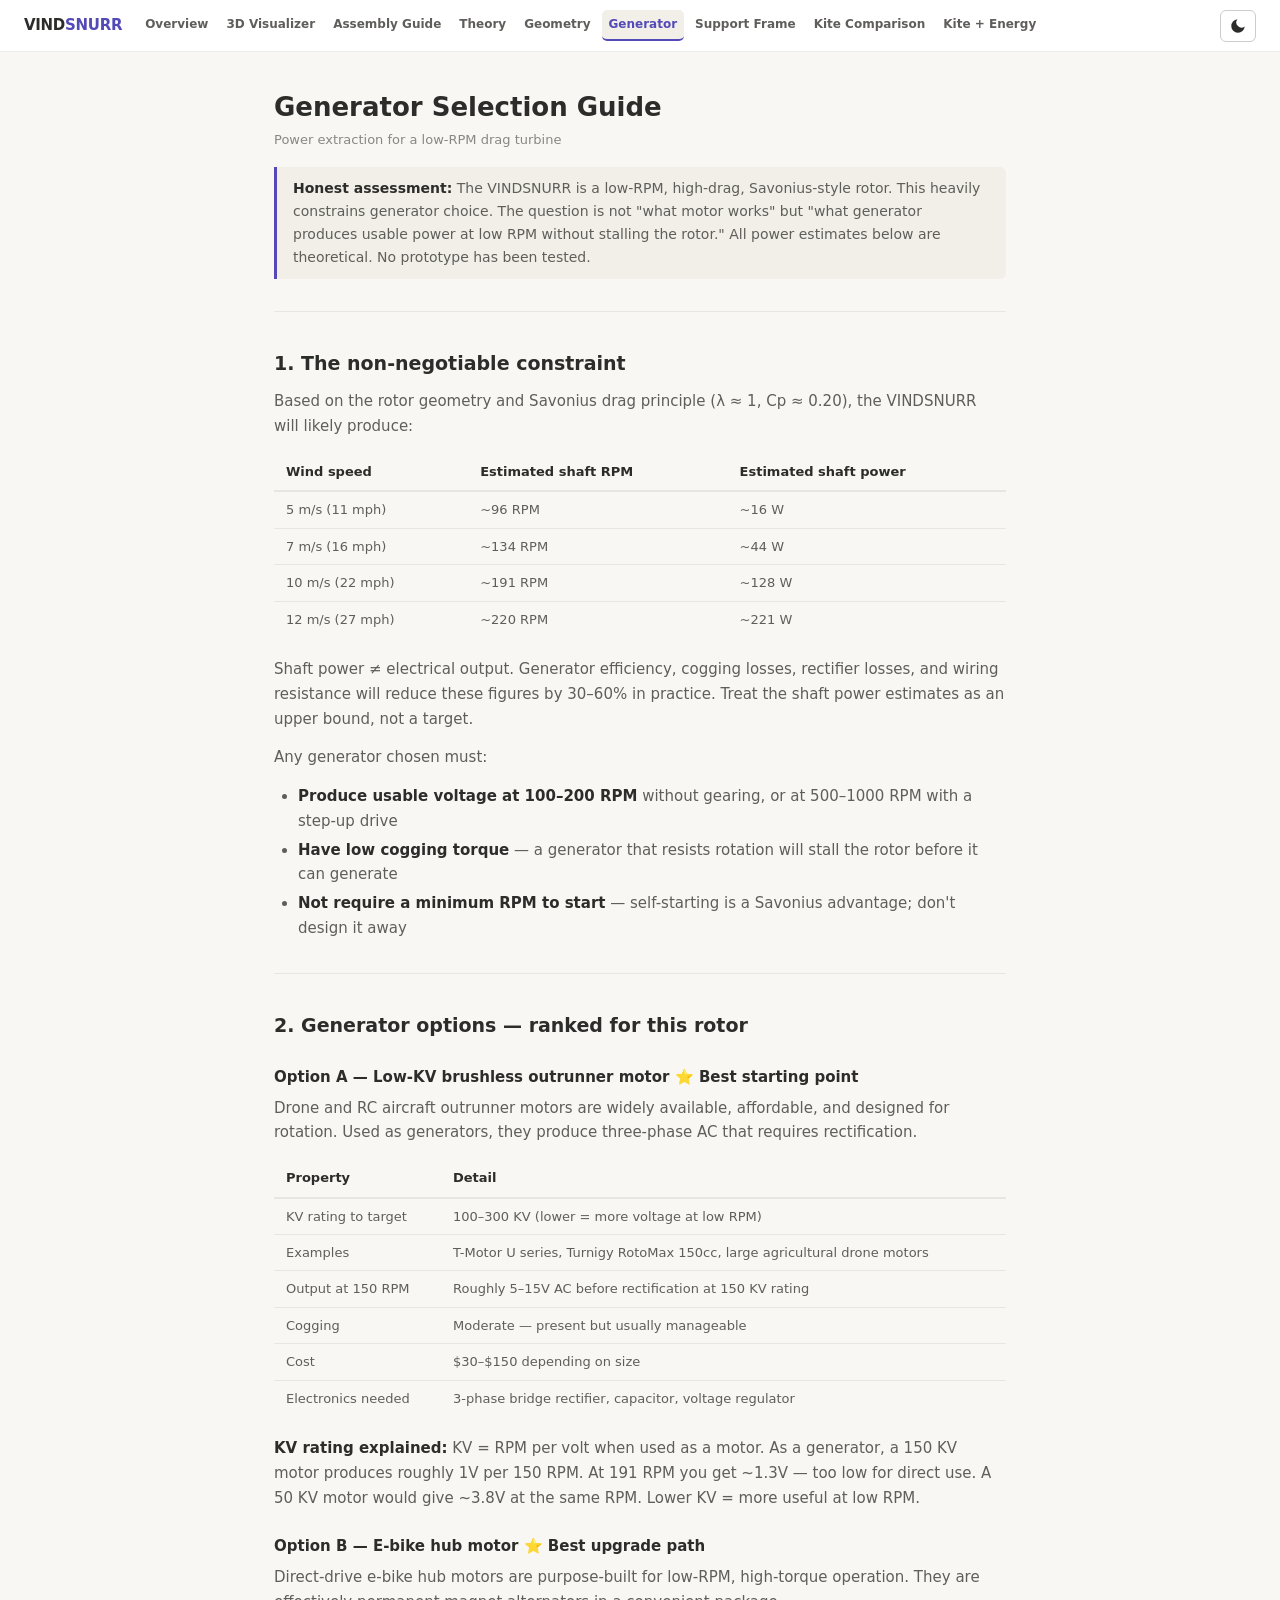
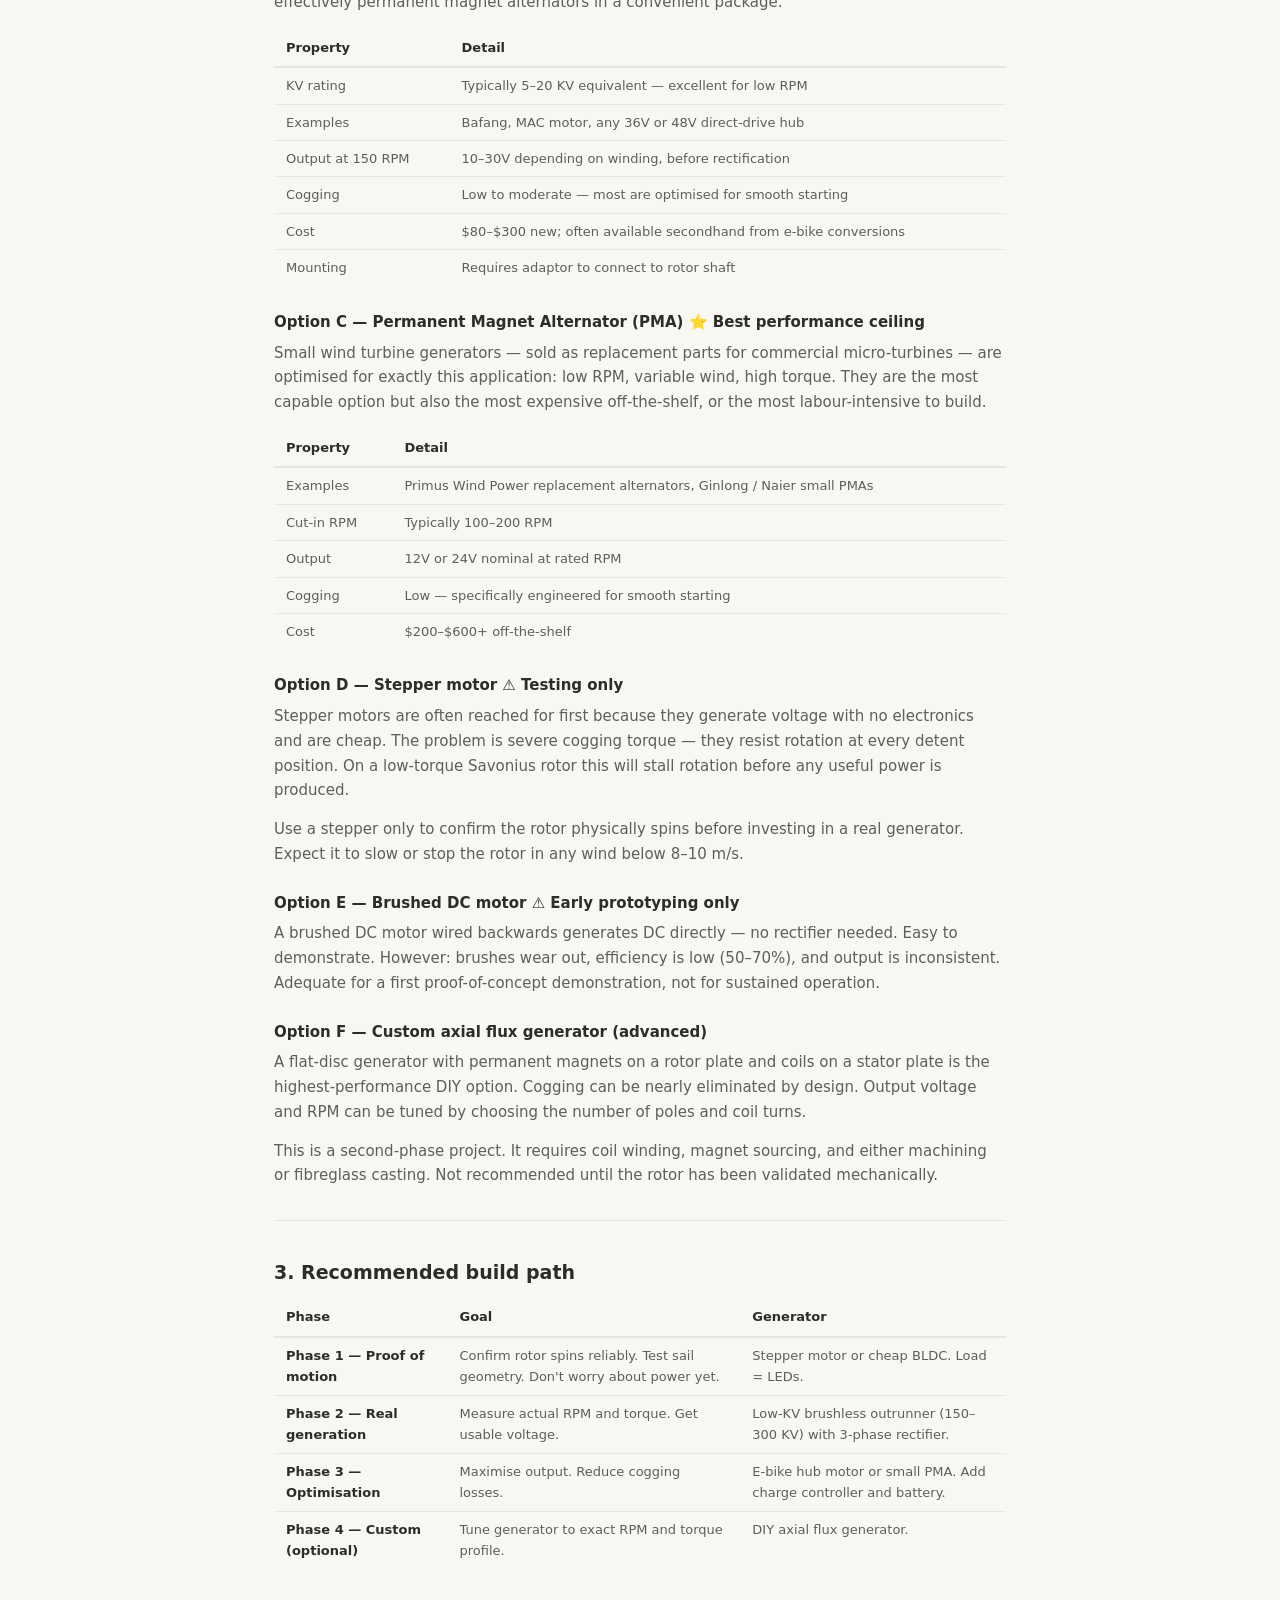
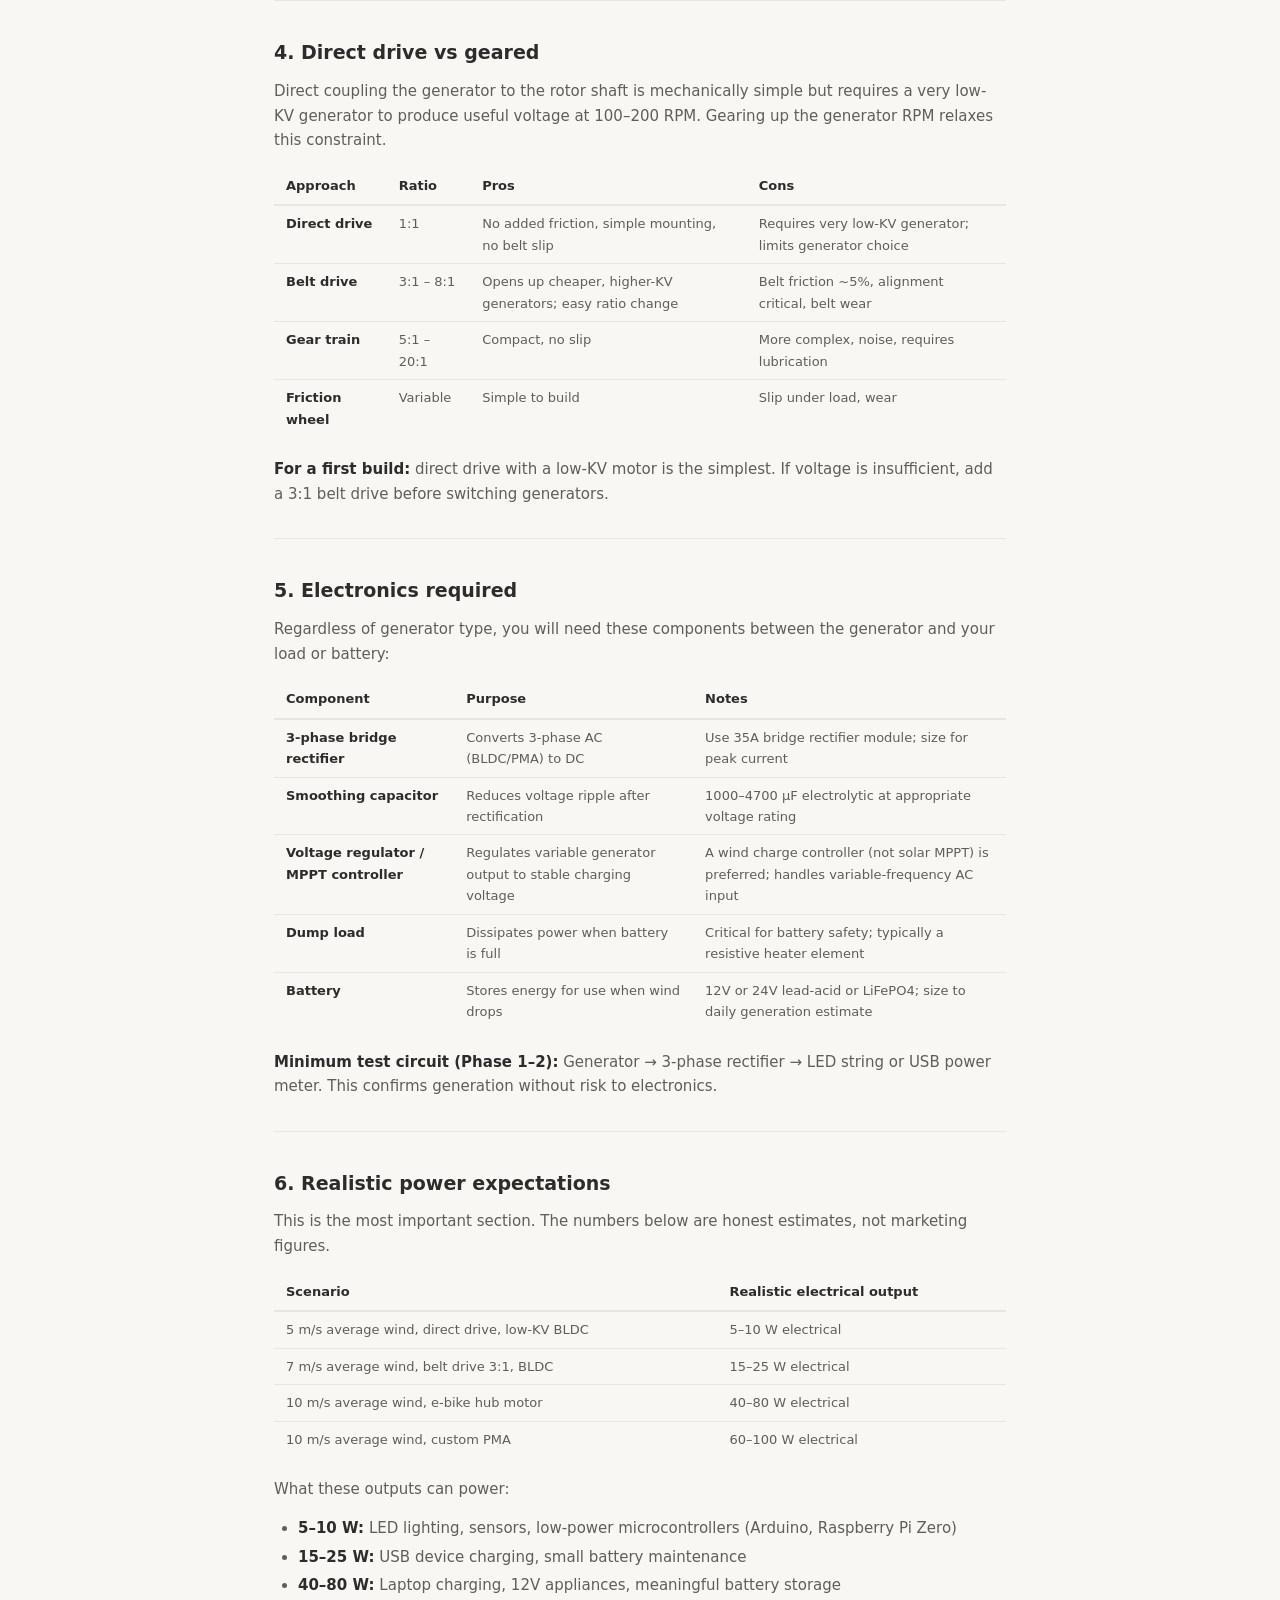
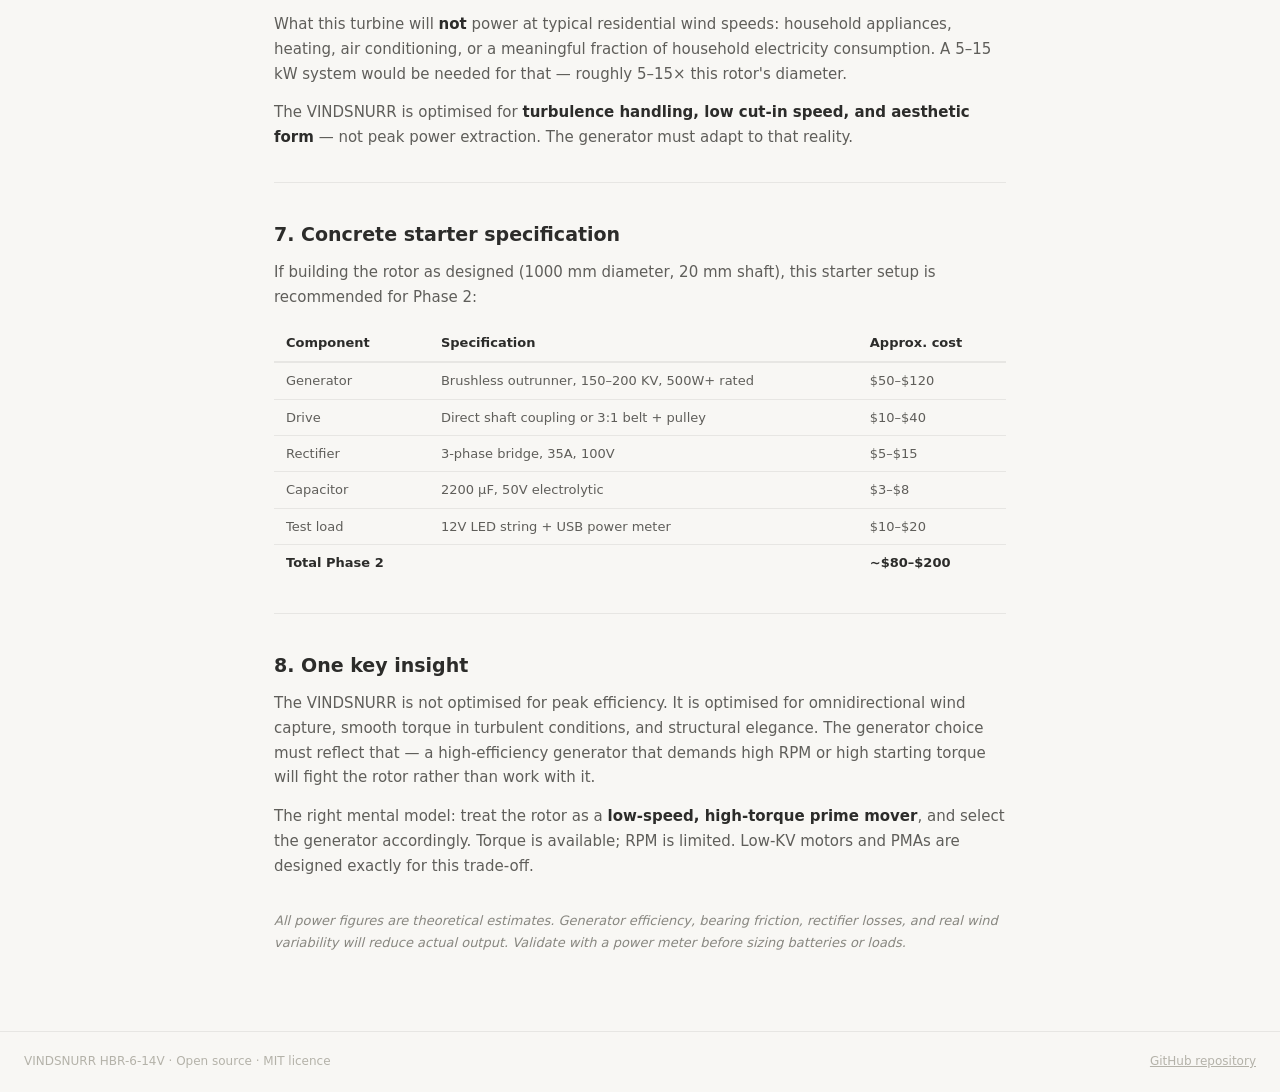
<file: docs/generator.html>
<!DOCTYPE html>
<html lang="en">
<head>
  <meta charset="UTF-8">
  <meta name="viewport" content="width=device-width, initial-scale=1.0">
  <title>Generator Guide — VINDSNURR</title>
  <link rel="stylesheet" href="site.css">
</head>
<body>

<header class="site-header">
  <a class="site-logo" href="index.html">VIND<span>SNURR</span></a>
  <nav class="site-nav" aria-label="Site">
    <a href="index.html">Overview</a>
    <a href="viz.html">3D Visualizer</a>
    <a href="step-by-step.html">Assembly Guide</a>
    <a href="theory.html">Theory</a>
    <a href="geometry-comparison.html">Geometry</a>
    <a href="generator.html">Generator</a>
    <a href="support-frame.html">Support Frame</a>
    <a href="kite-comparison.html">Kite Comparison</a>
    <a href="kite-energy.html">Kite + Energy</a>
  </nav>
  <button id="theme-toggle" aria-label="Switch to dark mode">
    <svg aria-hidden="true" class="sun-icon" viewBox="0 0 24 24" width="18" height="18">
      <circle cx="12" cy="12" r="5" fill="currentColor"/>
      <path fill="currentColor" stroke="currentColor" stroke-width="1.5" stroke-linecap="round"
            d="M12 2v2M12 20v2M4.22 4.22l1.42 1.42M18.36 18.36l1.42 1.42M2 12h2M20 12h2M4.22 19.78l1.42-1.42M18.36 5.64l1.42-1.42"/>
    </svg>
    <svg aria-hidden="true" class="moon-icon" viewBox="0 0 24 24" width="18" height="18">
      <path fill="currentColor" d="M21 12.79A9 9 0 1 1 11.21 3 7 7 0 0 0 21 12.79z"/>
    </svg>
  </button>
</header>

<main class="page">
<div class="prose">

<h1>Generator Selection Guide</h1>
<p style="color:var(--text-faint);font-size:13px;">Power extraction for a low-RPM drag turbine</p>

<blockquote>
  <strong>Honest assessment:</strong> The VINDSNURR is a low-RPM, high-drag, Savonius-style rotor.
  This heavily constrains generator choice. The question is not "what motor works" but
  "what generator produces usable power at low RPM without stalling the rotor."
  All power estimates below are theoretical. No prototype has been tested.
</blockquote>

<hr>

<h2>1. The non-negotiable constraint</h2>

<p>Based on the rotor geometry and Savonius drag principle (λ ≈ 1, Cp ≈ 0.20), the VINDSNURR will likely produce:</p>

<table>
  <thead><tr><th>Wind speed</th><th>Estimated shaft RPM</th><th>Estimated shaft power</th></tr></thead>
  <tbody>
    <tr><td>5 m/s (11 mph)</td><td>~96 RPM</td><td>~16 W</td></tr>
    <tr><td>7 m/s (16 mph)</td><td>~134 RPM</td><td>~44 W</td></tr>
    <tr><td>10 m/s (22 mph)</td><td>~191 RPM</td><td>~128 W</td></tr>
    <tr><td>12 m/s (27 mph)</td><td>~220 RPM</td><td>~221 W</td></tr>
  </tbody>
</table>

<p>Shaft power ≠ electrical output. Generator efficiency, cogging losses, rectifier losses, and wiring resistance will reduce these figures by 30–60% in practice. Treat the shaft power estimates as an upper bound, not a target.</p>

<p>Any generator chosen must:</p>
<ul>
  <li><strong>Produce usable voltage at 100–200 RPM</strong> without gearing, or at 500–1000 RPM with a step-up drive</li>
  <li><strong>Have low cogging torque</strong> — a generator that resists rotation will stall the rotor before it can generate</li>
  <li><strong>Not require a minimum RPM to start</strong> — self-starting is a Savonius advantage; don't design it away</li>
</ul>

<hr>

<h2>2. Generator options — ranked for this rotor</h2>

<h3>Option A — Low-KV brushless outrunner motor ⭐ Best starting point</h3>

<p>Drone and RC aircraft outrunner motors are widely available, affordable, and designed for rotation. Used as generators, they produce three-phase AC that requires rectification.</p>

<table>
  <thead><tr><th>Property</th><th>Detail</th></tr></thead>
  <tbody>
    <tr><td>KV rating to target</td><td>100–300 KV (lower = more voltage at low RPM)</td></tr>
    <tr><td>Examples</td><td>T-Motor U series, Turnigy RotoMax 150cc, large agricultural drone motors</td></tr>
    <tr><td>Output at 150 RPM</td><td>Roughly 5–15V AC before rectification at 150 KV rating</td></tr>
    <tr><td>Cogging</td><td>Moderate — present but usually manageable</td></tr>
    <tr><td>Cost</td><td>$30–$150 depending on size</td></tr>
    <tr><td>Electronics needed</td><td>3-phase bridge rectifier, capacitor, voltage regulator</td></tr>
  </tbody>
</table>

<p><strong>KV rating explained:</strong> KV = RPM per volt when used as a motor. As a generator, a 150 KV motor produces roughly 1V per 150 RPM. At 191 RPM you get ~1.3V — too low for direct use. A 50 KV motor would give ~3.8V at the same RPM. Lower KV = more useful at low RPM.</p>

<h3>Option B — E-bike hub motor ⭐ Best upgrade path</h3>

<p>Direct-drive e-bike hub motors are purpose-built for low-RPM, high-torque operation. They are effectively permanent magnet alternators in a convenient package.</p>

<table>
  <thead><tr><th>Property</th><th>Detail</th></tr></thead>
  <tbody>
    <tr><td>KV rating</td><td>Typically 5–20 KV equivalent — excellent for low RPM</td></tr>
    <tr><td>Examples</td><td>Bafang, MAC motor, any 36V or 48V direct-drive hub</td></tr>
    <tr><td>Output at 150 RPM</td><td>10–30V depending on winding, before rectification</td></tr>
    <tr><td>Cogging</td><td>Low to moderate — most are optimised for smooth starting</td></tr>
    <tr><td>Cost</td><td>$80–$300 new; often available secondhand from e-bike conversions</td></tr>
    <tr><td>Mounting</td><td>Requires adaptor to connect to rotor shaft</td></tr>
  </tbody>
</table>

<h3>Option C — Permanent Magnet Alternator (PMA) ⭐ Best performance ceiling</h3>

<p>Small wind turbine generators — sold as replacement parts for commercial micro-turbines — are optimised for exactly this application: low RPM, variable wind, high torque. They are the most capable option but also the most expensive off-the-shelf, or the most labour-intensive to build.</p>

<table>
  <thead><tr><th>Property</th><th>Detail</th></tr></thead>
  <tbody>
    <tr><td>Examples</td><td>Primus Wind Power replacement alternators, Ginlong / Naier small PMAs</td></tr>
    <tr><td>Cut-in RPM</td><td>Typically 100–200 RPM</td></tr>
    <tr><td>Output</td><td>12V or 24V nominal at rated RPM</td></tr>
    <tr><td>Cogging</td><td>Low — specifically engineered for smooth starting</td></tr>
    <tr><td>Cost</td><td>$200–$600+ off-the-shelf</td></tr>
  </tbody>
</table>

<h3>Option D — Stepper motor ⚠️ Testing only</h3>

<p>Stepper motors are often reached for first because they generate voltage with no electronics and are cheap. The problem is severe cogging torque — they resist rotation at every detent position. On a low-torque Savonius rotor this will stall rotation before any useful power is produced.</p>

<p>Use a stepper only to confirm the rotor physically spins before investing in a real generator. Expect it to slow or stop the rotor in any wind below 8–10 m/s.</p>

<h3>Option E — Brushed DC motor ⚠️ Early prototyping only</h3>

<p>A brushed DC motor wired backwards generates DC directly — no rectifier needed. Easy to demonstrate. However: brushes wear out, efficiency is low (50–70%), and output is inconsistent. Adequate for a first proof-of-concept demonstration, not for sustained operation.</p>

<h3>Option F — Custom axial flux generator (advanced)</h3>

<p>A flat-disc generator with permanent magnets on a rotor plate and coils on a stator plate is the highest-performance DIY option. Cogging can be nearly eliminated by design. Output voltage and RPM can be tuned by choosing the number of poles and coil turns.</p>

<p>This is a second-phase project. It requires coil winding, magnet sourcing, and either machining or fibreglass casting. Not recommended until the rotor has been validated mechanically.</p>

<hr>

<h2>3. Recommended build path</h2>

<table>
  <thead><tr><th>Phase</th><th>Goal</th><th>Generator</th></tr></thead>
  <tbody>
    <tr><td><strong>Phase 1 — Proof of motion</strong></td><td>Confirm rotor spins reliably. Test sail geometry. Don't worry about power yet.</td><td>Stepper motor or cheap BLDC. Load = LEDs.</td></tr>
    <tr><td><strong>Phase 2 — Real generation</strong></td><td>Measure actual RPM and torque. Get usable voltage.</td><td>Low-KV brushless outrunner (150–300 KV) with 3-phase rectifier.</td></tr>
    <tr><td><strong>Phase 3 — Optimisation</strong></td><td>Maximise output. Reduce cogging losses.</td><td>E-bike hub motor or small PMA. Add charge controller and battery.</td></tr>
    <tr><td><strong>Phase 4 — Custom (optional)</strong></td><td>Tune generator to exact RPM and torque profile.</td><td>DIY axial flux generator.</td></tr>
  </tbody>
</table>

<hr>

<h2>4. Direct drive vs geared</h2>

<p>Direct coupling the generator to the rotor shaft is mechanically simple but requires a very low-KV generator to produce useful voltage at 100–200 RPM. Gearing up the generator RPM relaxes this constraint.</p>

<table>
  <thead><tr><th>Approach</th><th>Ratio</th><th>Pros</th><th>Cons</th></tr></thead>
  <tbody>
    <tr><td><strong>Direct drive</strong></td><td>1:1</td><td>No added friction, simple mounting, no belt slip</td><td>Requires very low-KV generator; limits generator choice</td></tr>
    <tr><td><strong>Belt drive</strong></td><td>3:1 – 8:1</td><td>Opens up cheaper, higher-KV generators; easy ratio change</td><td>Belt friction ~5%, alignment critical, belt wear</td></tr>
    <tr><td><strong>Gear train</strong></td><td>5:1 – 20:1</td><td>Compact, no slip</td><td>More complex, noise, requires lubrication</td></tr>
    <tr><td><strong>Friction wheel</strong></td><td>Variable</td><td>Simple to build</td><td>Slip under load, wear</td></tr>
  </tbody>
</table>

<p><strong>For a first build:</strong> direct drive with a low-KV motor is the simplest. If voltage is insufficient, add a 3:1 belt drive before switching generators.</p>

<hr>

<h2>5. Electronics required</h2>

<p>Regardless of generator type, you will need these components between the generator and your load or battery:</p>

<table>
  <thead><tr><th>Component</th><th>Purpose</th><th>Notes</th></tr></thead>
  <tbody>
    <tr><td><strong>3-phase bridge rectifier</strong></td><td>Converts 3-phase AC (BLDC/PMA) to DC</td><td>Use 35A bridge rectifier module; size for peak current</td></tr>
    <tr><td><strong>Smoothing capacitor</strong></td><td>Reduces voltage ripple after rectification</td><td>1000–4700 µF electrolytic at appropriate voltage rating</td></tr>
    <tr><td><strong>Voltage regulator / MPPT controller</strong></td><td>Regulates variable generator output to stable charging voltage</td><td>A wind charge controller (not solar MPPT) is preferred; handles variable-frequency AC input</td></tr>
    <tr><td><strong>Dump load</strong></td><td>Dissipates power when battery is full</td><td>Critical for battery safety; typically a resistive heater element</td></tr>
    <tr><td><strong>Battery</strong></td><td>Stores energy for use when wind drops</td><td>12V or 24V lead-acid or LiFePO4; size to daily generation estimate</td></tr>
  </tbody>
</table>

<p><strong>Minimum test circuit (Phase 1–2):</strong> Generator → 3-phase rectifier → LED string or USB power meter. This confirms generation without risk to electronics.</p>

<hr>

<h2>6. Realistic power expectations</h2>

<p>This is the most important section. The numbers below are honest estimates, not marketing figures.</p>

<table>
  <thead><tr><th>Scenario</th><th>Realistic electrical output</th></tr></thead>
  <tbody>
    <tr><td>5 m/s average wind, direct drive, low-KV BLDC</td><td>5–10 W electrical</td></tr>
    <tr><td>7 m/s average wind, belt drive 3:1, BLDC</td><td>15–25 W electrical</td></tr>
    <tr><td>10 m/s average wind, e-bike hub motor</td><td>40–80 W electrical</td></tr>
    <tr><td>10 m/s average wind, custom PMA</td><td>60–100 W electrical</td></tr>
  </tbody>
</table>

<p>What these outputs can power:</p>
<ul>
  <li><strong>5–10 W:</strong> LED lighting, sensors, low-power microcontrollers (Arduino, Raspberry Pi Zero)</li>
  <li><strong>15–25 W:</strong> USB device charging, small battery maintenance</li>
  <li><strong>40–80 W:</strong> Laptop charging, 12V appliances, meaningful battery storage</li>
</ul>

<p>What this turbine will <strong>not</strong> power at typical residential wind speeds: household appliances, heating, air conditioning, or a meaningful fraction of household electricity consumption. A 5–15 kW system would be needed for that — roughly 5–15× this rotor's diameter.</p>

<p>The VINDSNURR is optimised for <strong>turbulence handling, low cut-in speed, and aesthetic form</strong> — not peak power extraction. The generator must adapt to that reality.</p>

<hr>

<h2>7. Concrete starter specification</h2>

<p>If building the rotor as designed (1000 mm diameter, 20 mm shaft), this starter setup is recommended for Phase 2:</p>

<table>
  <thead><tr><th>Component</th><th>Specification</th><th>Approx. cost</th></tr></thead>
  <tbody>
    <tr><td>Generator</td><td>Brushless outrunner, 150–200 KV, 500W+ rated</td><td>$50–$120</td></tr>
    <tr><td>Drive</td><td>Direct shaft coupling or 3:1 belt + pulley</td><td>$10–$40</td></tr>
    <tr><td>Rectifier</td><td>3-phase bridge, 35A, 100V</td><td>$5–$15</td></tr>
    <tr><td>Capacitor</td><td>2200 µF, 50V electrolytic</td><td>$3–$8</td></tr>
    <tr><td>Test load</td><td>12V LED string + USB power meter</td><td>$10–$20</td></tr>
    <tr><td><strong>Total Phase 2</strong></td><td></td><td><strong>~$80–$200</strong></td></tr>
  </tbody>
</table>

<hr>

<h2>8. One key insight</h2>

<p>The VINDSNURR is not optimised for peak efficiency. It is optimised for omnidirectional wind capture, smooth torque in turbulent conditions, and structural elegance. The generator choice must reflect that — a high-efficiency generator that demands high RPM or high starting torque will fight the rotor rather than work with it.</p>

<p>The right mental model: treat the rotor as a <strong>low-speed, high-torque prime mover</strong>, and select the generator accordingly. Torque is available; RPM is limited. Low-KV motors and PMAs are designed exactly for this trade-off.</p>

<p class="note">All power figures are theoretical estimates. Generator efficiency, bearing friction, rectifier losses, and real wind variability will reduce actual output. Validate with a power meter before sizing batteries or loads.</p>

</div>
</main>

<footer class="site-footer">
  <span>VINDSNURR HBR-6-14V · Open source · MIT licence</span>
  <span><a href="https://github.com/mgifford/Hex-Bicup-Rotor">GitHub repository</a></span>
</footer>

<script src="site.js"></script>
</body>
</html>
</file>
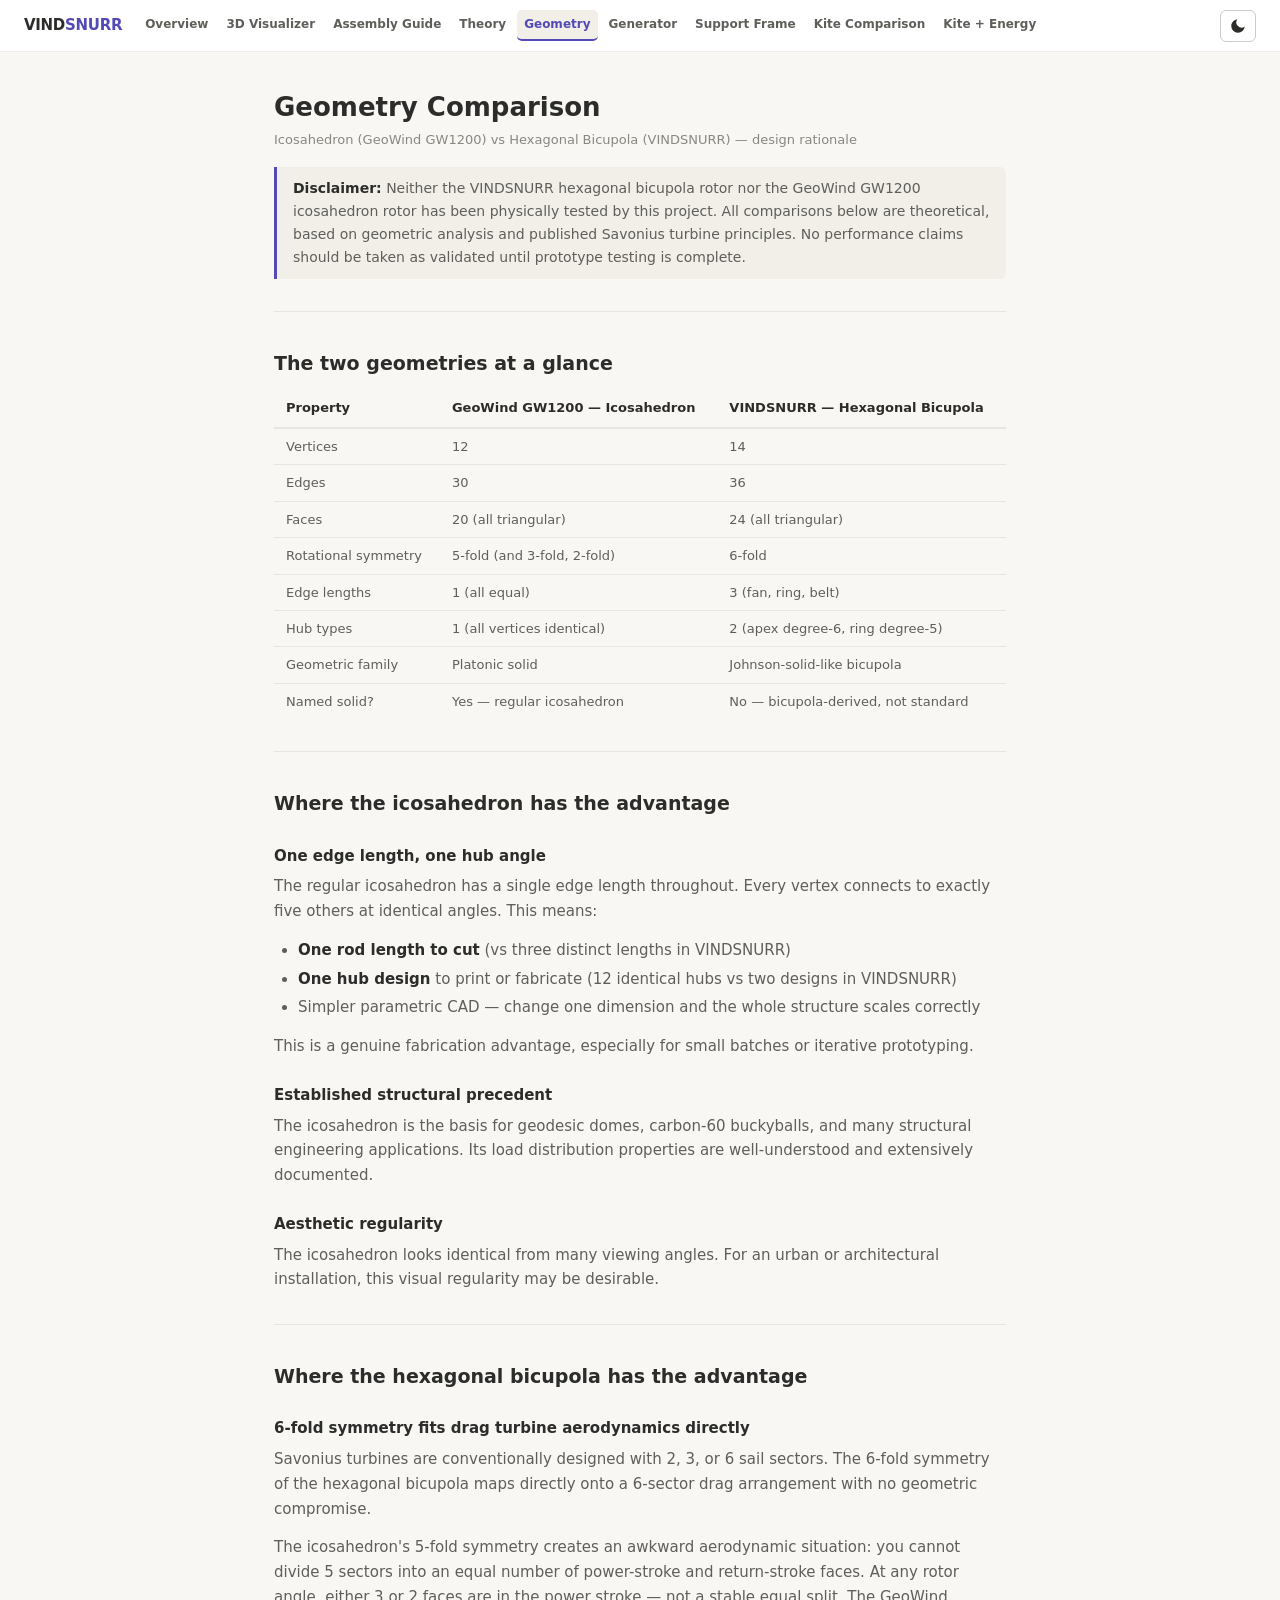
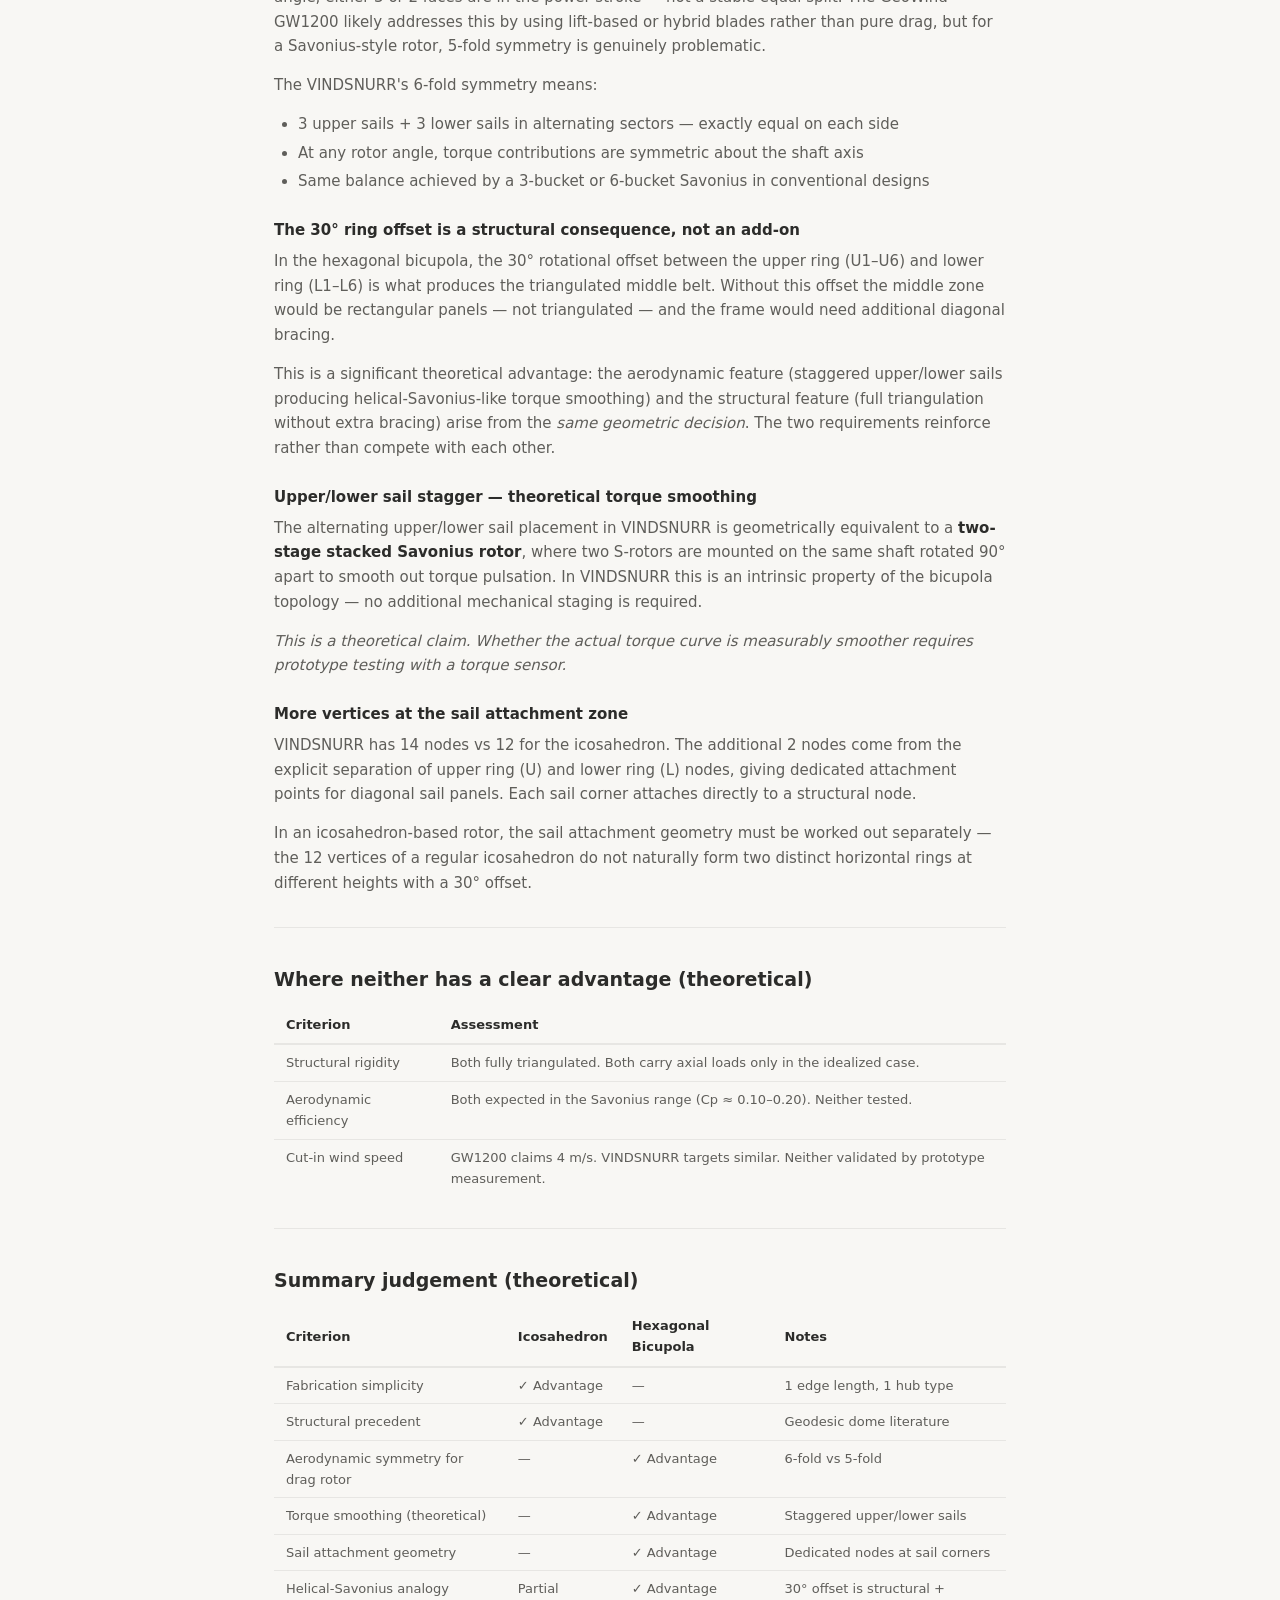
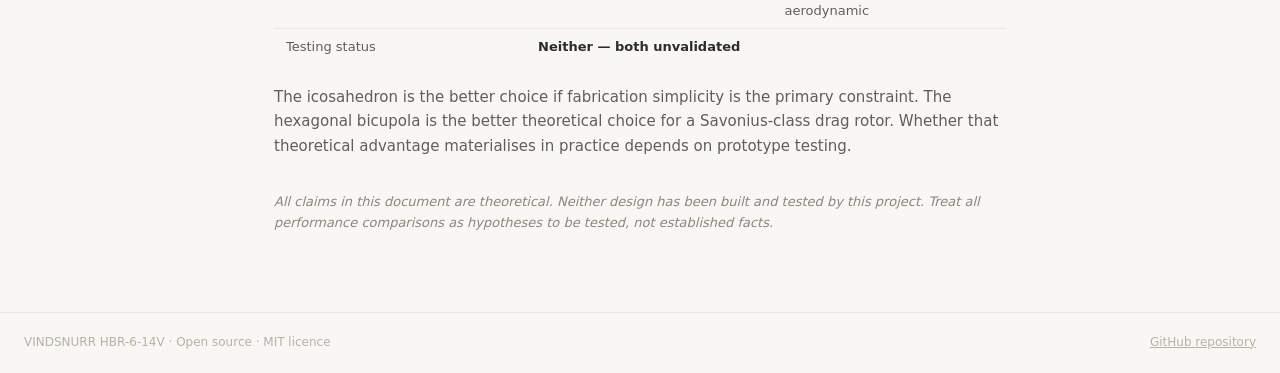
<file: docs/geometry-comparison.html>
<!DOCTYPE html>
<html lang="en">
<head>
  <meta charset="UTF-8">
  <meta name="viewport" content="width=device-width, initial-scale=1.0">
  <title>Geometry Comparison — VINDSNURR</title>
  <link rel="stylesheet" href="site.css">
</head>
<body>

<header class="site-header">
  <a class="site-logo" href="index.html">VIND<span>SNURR</span></a>
  <nav class="site-nav" aria-label="Site">
    <a href="index.html">Overview</a>
    <a href="viz.html">3D Visualizer</a>
    <a href="step-by-step.html">Assembly Guide</a>
    <a href="theory.html">Theory</a>
    <a href="geometry-comparison.html">Geometry</a>
    <a href="generator.html">Generator</a>
    <a href="support-frame.html">Support Frame</a>
    <a href="kite-comparison.html">Kite Comparison</a>
    <a href="kite-energy.html">Kite + Energy</a>
  </nav>
  <button id="theme-toggle" aria-label="Switch to dark mode">
    <svg aria-hidden="true" class="sun-icon" viewBox="0 0 24 24" width="18" height="18">
      <circle cx="12" cy="12" r="5" fill="currentColor"/>
      <path fill="currentColor" stroke="currentColor" stroke-width="1.5" stroke-linecap="round"
            d="M12 2v2M12 20v2M4.22 4.22l1.42 1.42M18.36 18.36l1.42 1.42M2 12h2M20 12h2M4.22 19.78l1.42-1.42M18.36 5.64l1.42-1.42"/>
    </svg>
    <svg aria-hidden="true" class="moon-icon" viewBox="0 0 24 24" width="18" height="18">
      <path fill="currentColor" d="M21 12.79A9 9 0 1 1 11.21 3 7 7 0 0 0 21 12.79z"/>
    </svg>
  </button>
</header>

<main class="page">
<div class="prose">

<h1>Geometry Comparison</h1>
<p style="color:var(--text-faint);font-size:13px;">Icosahedron (GeoWind GW1200) vs Hexagonal Bicupola (VINDSNURR) — design rationale</p>

<blockquote>
  <strong>Disclaimer:</strong> Neither the VINDSNURR hexagonal bicupola rotor nor the GeoWind GW1200 icosahedron rotor has been physically tested by this project. All comparisons below are theoretical, based on geometric analysis and published Savonius turbine principles. No performance claims should be taken as validated until prototype testing is complete.
</blockquote>

<hr>

<h2>The two geometries at a glance</h2>

<table>
  <thead><tr><th>Property</th><th>GeoWind GW1200 — Icosahedron</th><th>VINDSNURR — Hexagonal Bicupola</th></tr></thead>
  <tbody>
    <tr><td>Vertices</td><td>12</td><td>14</td></tr>
    <tr><td>Edges</td><td>30</td><td>36</td></tr>
    <tr><td>Faces</td><td>20 (all triangular)</td><td>24 (all triangular)</td></tr>
    <tr><td>Rotational symmetry</td><td>5-fold (and 3-fold, 2-fold)</td><td>6-fold</td></tr>
    <tr><td>Edge lengths</td><td>1 (all equal)</td><td>3 (fan, ring, belt)</td></tr>
    <tr><td>Hub types</td><td>1 (all vertices identical)</td><td>2 (apex degree-6, ring degree-5)</td></tr>
    <tr><td>Geometric family</td><td>Platonic solid</td><td>Johnson-solid-like bicupola</td></tr>
    <tr><td>Named solid?</td><td>Yes — regular icosahedron</td><td>No — bicupola-derived, not standard</td></tr>
  </tbody>
</table>

<hr>

<h2>Where the icosahedron has the advantage</h2>

<h3>One edge length, one hub angle</h3>

<p>The regular icosahedron has a single edge length throughout. Every vertex connects to exactly five others at identical angles. This means:</p>
<ul>
  <li><strong>One rod length to cut</strong> (vs three distinct lengths in VINDSNURR)</li>
  <li><strong>One hub design</strong> to print or fabricate (12 identical hubs vs two designs in VINDSNURR)</li>
  <li>Simpler parametric CAD — change one dimension and the whole structure scales correctly</li>
</ul>
<p>This is a genuine fabrication advantage, especially for small batches or iterative prototyping.</p>

<h3>Established structural precedent</h3>
<p>The icosahedron is the basis for geodesic domes, carbon-60 buckyballs, and many structural engineering applications. Its load distribution properties are well-understood and extensively documented.</p>

<h3>Aesthetic regularity</h3>
<p>The icosahedron looks identical from many viewing angles. For an urban or architectural installation, this visual regularity may be desirable.</p>

<hr>

<h2>Where the hexagonal bicupola has the advantage</h2>

<h3>6-fold symmetry fits drag turbine aerodynamics directly</h3>

<p>Savonius turbines are conventionally designed with 2, 3, or 6 sail sectors. The 6-fold symmetry of the hexagonal bicupola maps directly onto a 6-sector drag arrangement with no geometric compromise.</p>

<p>The icosahedron's 5-fold symmetry creates an awkward aerodynamic situation: you cannot divide 5 sectors into an equal number of power-stroke and return-stroke faces. At any rotor angle, either 3 or 2 faces are in the power stroke — not a stable equal split. The GeoWind GW1200 likely addresses this by using lift-based or hybrid blades rather than pure drag, but for a Savonius-style rotor, 5-fold symmetry is genuinely problematic.</p>

<p>The VINDSNURR's 6-fold symmetry means:</p>
<ul>
  <li>3 upper sails + 3 lower sails in alternating sectors — exactly equal on each side</li>
  <li>At any rotor angle, torque contributions are symmetric about the shaft axis</li>
  <li>Same balance achieved by a 3-bucket or 6-bucket Savonius in conventional designs</li>
</ul>

<h3>The 30° ring offset is a structural consequence, not an add-on</h3>

<p>In the hexagonal bicupola, the 30° rotational offset between the upper ring (U1–U6) and lower ring (L1–L6) is what produces the triangulated middle belt. Without this offset the middle zone would be rectangular panels — not triangulated — and the frame would need additional diagonal bracing.</p>

<p>This is a significant theoretical advantage: the aerodynamic feature (staggered upper/lower sails producing helical-Savonius-like torque smoothing) and the structural feature (full triangulation without extra bracing) arise from the <em>same geometric decision</em>. The two requirements reinforce rather than compete with each other.</p>

<h3>Upper/lower sail stagger — theoretical torque smoothing</h3>

<p>The alternating upper/lower sail placement in VINDSNURR is geometrically equivalent to a <strong>two-stage stacked Savonius rotor</strong>, where two S-rotors are mounted on the same shaft rotated 90° apart to smooth out torque pulsation. In VINDSNURR this is an intrinsic property of the bicupola topology — no additional mechanical staging is required.</p>

<p><em>This is a theoretical claim. Whether the actual torque curve is measurably smoother requires prototype testing with a torque sensor.</em></p>

<h3>More vertices at the sail attachment zone</h3>

<p>VINDSNURR has 14 nodes vs 12 for the icosahedron. The additional 2 nodes come from the explicit separation of upper ring (U) and lower ring (L) nodes, giving dedicated attachment points for diagonal sail panels. Each sail corner attaches directly to a structural node.</p>

<p>In an icosahedron-based rotor, the sail attachment geometry must be worked out separately — the 12 vertices of a regular icosahedron do not naturally form two distinct horizontal rings at different heights with a 30° offset.</p>

<hr>

<h2>Where neither has a clear advantage (theoretical)</h2>

<table>
  <thead><tr><th>Criterion</th><th>Assessment</th></tr></thead>
  <tbody>
    <tr><td>Structural rigidity</td><td>Both fully triangulated. Both carry axial loads only in the idealized case.</td></tr>
    <tr><td>Aerodynamic efficiency</td><td>Both expected in the Savonius range (Cp ≈ 0.10–0.20). Neither tested.</td></tr>
    <tr><td>Cut-in wind speed</td><td>GW1200 claims 4 m/s. VINDSNURR targets similar. Neither validated by prototype measurement.</td></tr>
  </tbody>
</table>

<hr>

<h2>Summary judgement (theoretical)</h2>

<table>
  <thead><tr><th>Criterion</th><th>Icosahedron</th><th>Hexagonal Bicupola</th><th>Notes</th></tr></thead>
  <tbody>
    <tr><td>Fabrication simplicity</td><td>✓ Advantage</td><td>—</td><td>1 edge length, 1 hub type</td></tr>
    <tr><td>Structural precedent</td><td>✓ Advantage</td><td>—</td><td>Geodesic dome literature</td></tr>
    <tr><td>Aerodynamic symmetry for drag rotor</td><td>—</td><td>✓ Advantage</td><td>6-fold vs 5-fold</td></tr>
    <tr><td>Torque smoothing (theoretical)</td><td>—</td><td>✓ Advantage</td><td>Staggered upper/lower sails</td></tr>
    <tr><td>Sail attachment geometry</td><td>—</td><td>✓ Advantage</td><td>Dedicated nodes at sail corners</td></tr>
    <tr><td>Helical-Savonius analogy</td><td>Partial</td><td>✓ Advantage</td><td>30° offset is structural + aerodynamic</td></tr>
    <tr><td>Testing status</td><td colspan="2" style="text-align:center"><strong>Neither — both unvalidated</strong></td><td></td></tr>
  </tbody>
</table>

<p>The icosahedron is the better choice if fabrication simplicity is the primary constraint. The hexagonal bicupola is the better theoretical choice for a Savonius-class drag rotor. Whether that theoretical advantage materialises in practice depends on prototype testing.</p>

<p class="note">All claims in this document are theoretical. Neither design has been built and tested by this project. Treat all performance comparisons as hypotheses to be tested, not established facts.</p>

</div>
</main>

<footer class="site-footer">
  <span>VINDSNURR HBR-6-14V · Open source · MIT licence</span>
  <span><a href="https://github.com/mgifford/Hex-Bicup-Rotor">GitHub repository</a></span>
</footer>

<script src="site.js"></script>
</body>
</html>
</file>
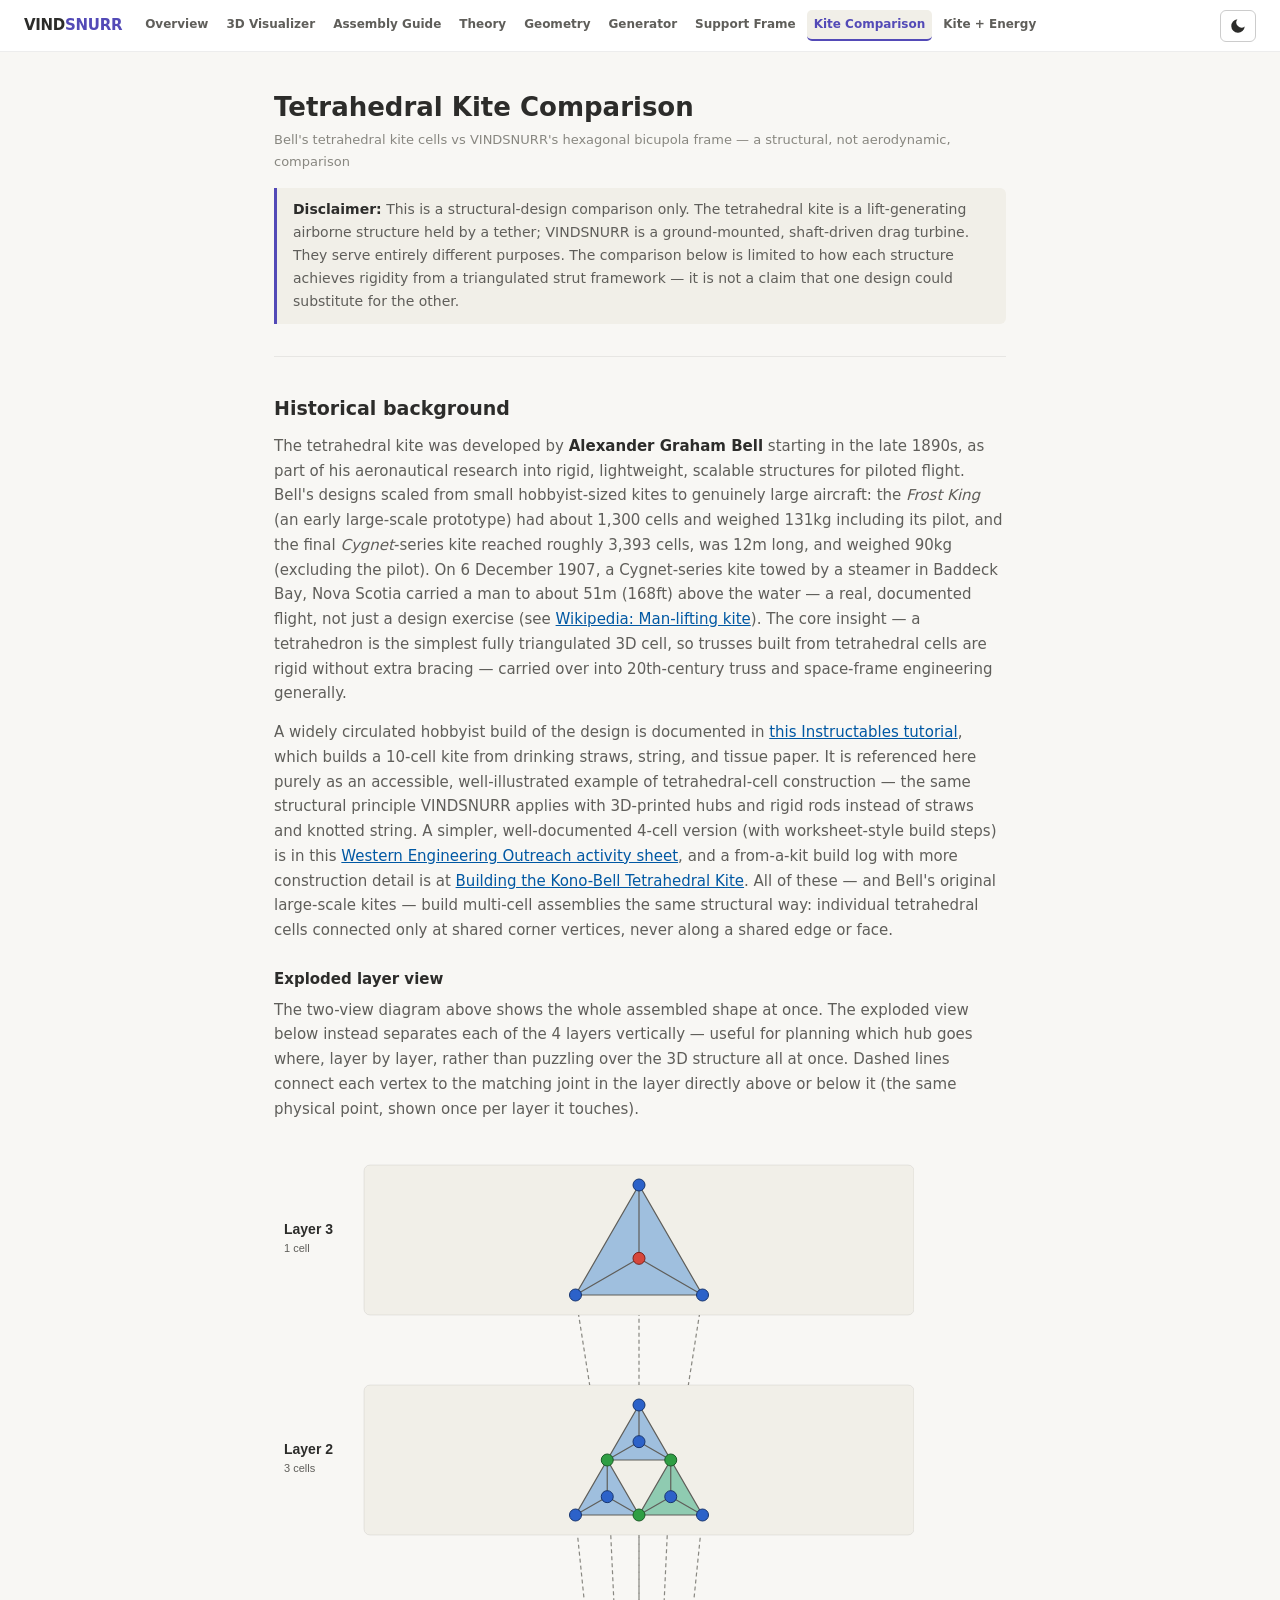
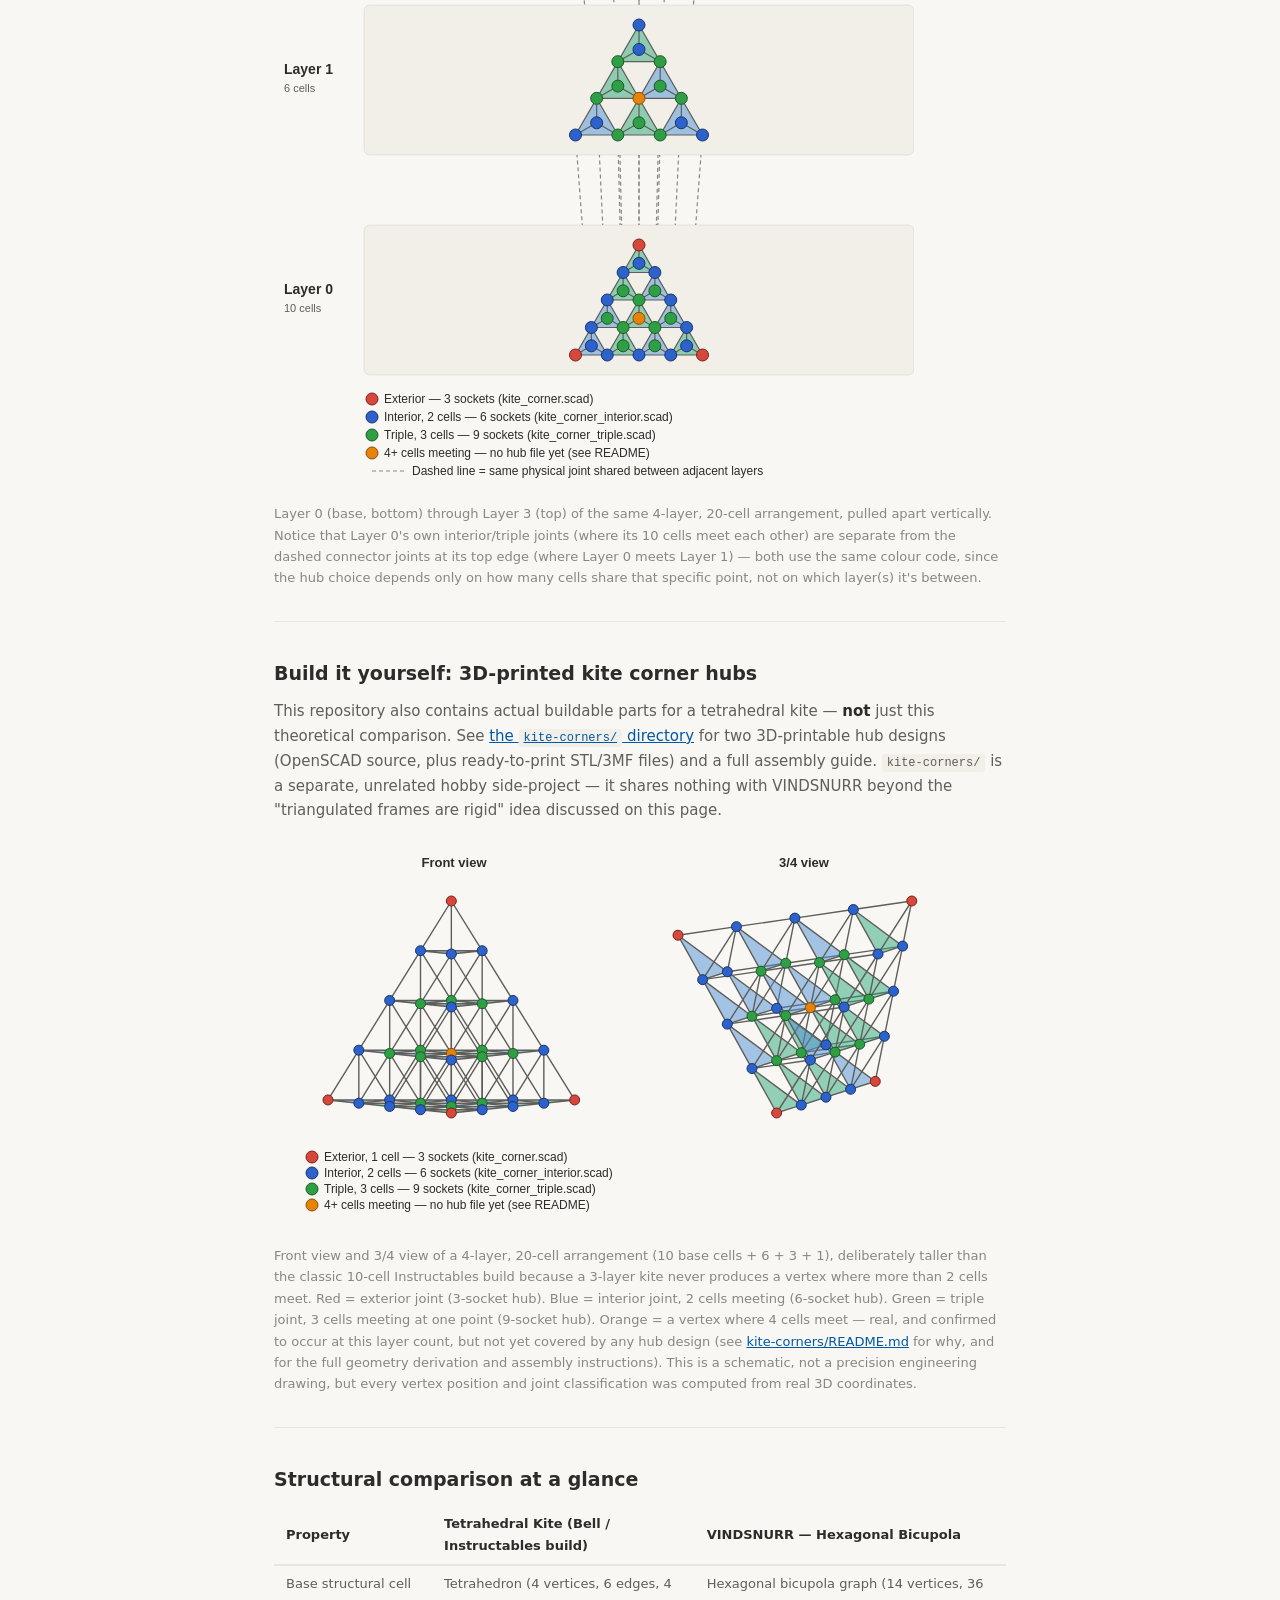
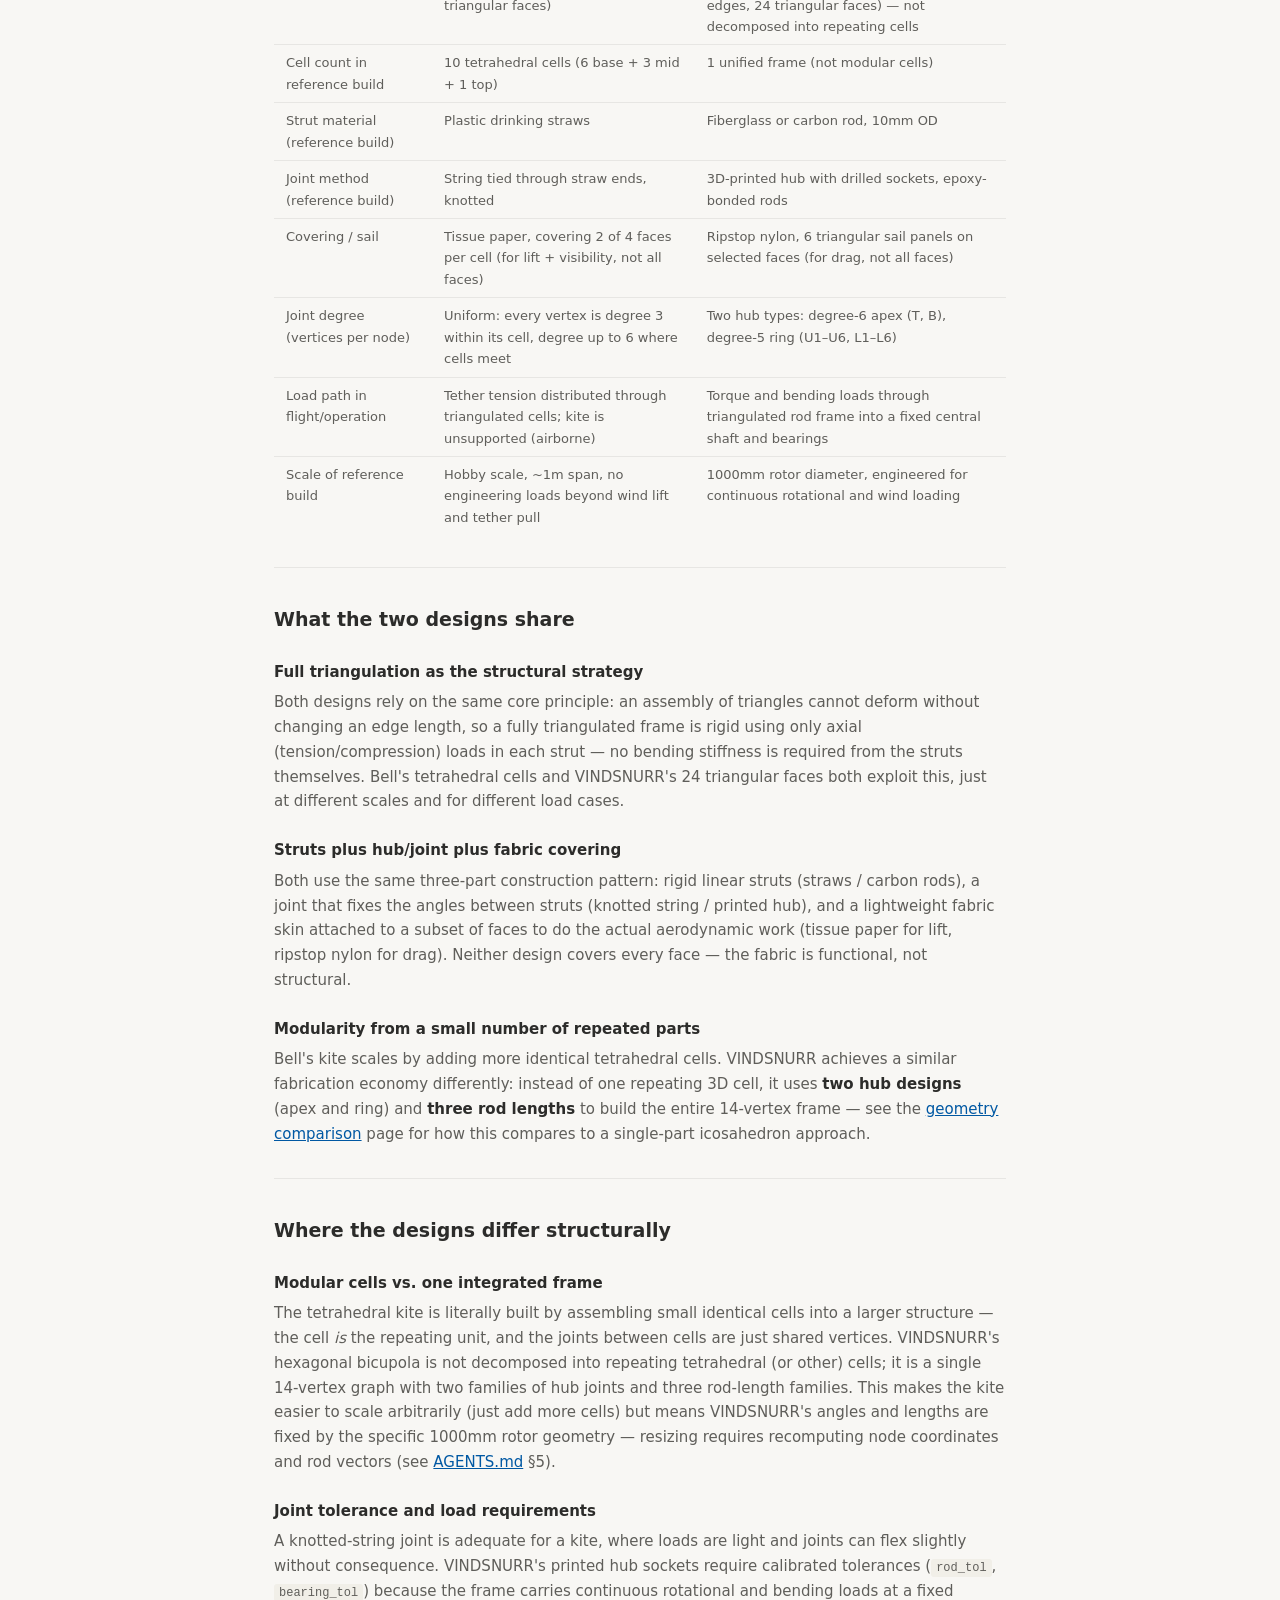
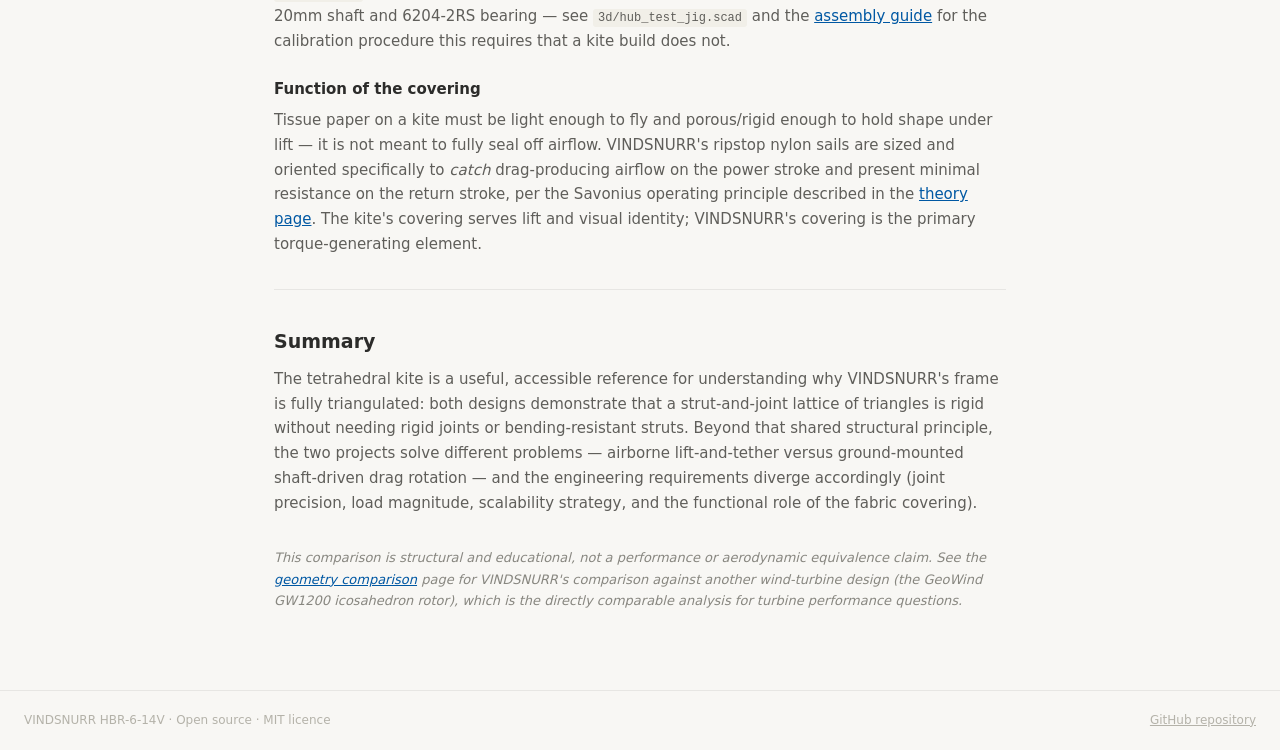
<file: docs/kite-comparison.html>
<!DOCTYPE html>
<html lang="en">
<head>
  <meta charset="UTF-8">
  <meta name="viewport" content="width=device-width, initial-scale=1.0">
  <title>Tetrahedral Kite Comparison — VINDSNURR</title>
  <link rel="stylesheet" href="site.css">
</head>
<body>

<header class="site-header">
  <a class="site-logo" href="index.html">VIND<span>SNURR</span></a>
  <nav class="site-nav" aria-label="Site">
    <a href="index.html">Overview</a>
    <a href="viz.html">3D Visualizer</a>
    <a href="step-by-step.html">Assembly Guide</a>
    <a href="theory.html">Theory</a>
    <a href="geometry-comparison.html">Geometry</a>
    <a href="generator.html">Generator</a>
    <a href="support-frame.html">Support Frame</a>
    <a href="kite-comparison.html" aria-current="page">Kite Comparison</a>
    <a href="kite-energy.html">Kite + Energy</a>
  </nav>
  <button id="theme-toggle" aria-label="Switch to dark mode">
    <svg aria-hidden="true" class="sun-icon" viewBox="0 0 24 24" width="18" height="18">
      <circle cx="12" cy="12" r="5" fill="currentColor"/>
      <path fill="currentColor" stroke="currentColor" stroke-width="1.5" stroke-linecap="round"
            d="M12 2v2M12 20v2M4.22 4.22l1.42 1.42M18.36 18.36l1.42 1.42M2 12h2M20 12h2M4.22 19.78l1.42-1.42M18.36 5.64l1.42-1.42"/>
    </svg>
    <svg aria-hidden="true" class="moon-icon" viewBox="0 0 24 24" width="18" height="18">
      <path fill="currentColor" d="M21 12.79A9 9 0 1 1 11.21 3 7 7 0 0 0 21 12.79z"/>
    </svg>
  </button>
</header>

<main class="page">
<div class="prose">

<h1>Tetrahedral Kite Comparison</h1>
<p style="color:var(--text-faint);font-size:13px;">Bell's tetrahedral kite cells vs VINDSNURR's hexagonal bicupola frame — a structural, not aerodynamic, comparison</p>

<blockquote>
  <strong>Disclaimer:</strong> This is a structural-design comparison only. The tetrahedral kite is a
  lift-generating airborne structure held by a tether; VINDSNURR is a ground-mounted, shaft-driven
  drag turbine. They serve entirely different purposes. The comparison below is limited to how each
  structure achieves rigidity from a triangulated strut framework — it is not a claim that one
  design could substitute for the other.
</blockquote>

<hr>

<h2>Historical background</h2>

<p>
  The tetrahedral kite was developed by <strong>Alexander Graham Bell</strong> starting in the
  late 1890s, as part of his aeronautical research into rigid, lightweight, scalable structures for
  piloted flight. Bell's designs scaled from small hobbyist-sized kites to genuinely large aircraft:
  the <em>Frost King</em> (an early large-scale prototype) had about 1,300 cells and weighed 131kg
  including its pilot, and the final <em>Cygnet</em>-series kite reached roughly 3,393 cells, was
  12m long, and weighed 90kg (excluding the pilot). On 6 December 1907, a Cygnet-series kite towed
  by a steamer in Baddeck Bay, Nova Scotia carried a man to about 51m (168ft) above the water — a
  real, documented flight, not just a design exercise
  (see <a href="https://en.wikipedia.org/wiki/Man-lifting_kite">Wikipedia: Man-lifting kite</a>).
  The core insight — a tetrahedron is the simplest fully triangulated 3D cell, so trusses built from
  tetrahedral cells are rigid without extra bracing — carried over into 20th-century truss and
  space-frame engineering generally.
</p>

<p>
  A widely circulated hobbyist build of the design is documented in
  <a href="https://www.instructables.com/Tetrahedral-Kite-1/">this Instructables tutorial</a>,
  which builds a 10-cell kite from drinking straws, string, and tissue paper. It is referenced here
  purely as an accessible, well-illustrated example of tetrahedral-cell construction — the same
  structural principle VINDSNURR applies with 3D-printed hubs and rigid rods instead of straws and
  knotted string. A simpler, well-documented 4-cell version (with worksheet-style build steps) is in
  this <a href="https://www.eng.uwo.ca/outreach/files/STEM-Home/Week-7/W7-Tetrahedral-Flight.pdf">Western
  Engineering Outreach activity sheet</a>, and a from-a-kit build log with more construction detail
  is at <a href="https://booksbrassandthebear.wordpress.com/2017/07/05/building-the-kono-bell-tetrahedral-kite/">Building
  the Kono-Bell Tetrahedral Kite</a>. All of these — and Bell's original large-scale kites — build
  multi-cell assemblies the same structural way: individual tetrahedral cells connected only at
  shared corner vertices, never along a shared edge or face.
</p>

<h3>Exploded layer view</h3>

<p>
  The two-view diagram above shows the whole assembled shape at once. The
  exploded view below instead separates each of the 4 layers vertically —
  useful for planning which hub goes where, layer by layer, rather than
  puzzling over the 3D structure all at once. Dashed lines connect each
  vertex to the matching joint in the layer directly above or below it (the
  same physical point, shown once per layer it touches).
</p>

<svg width="640" height="960" viewBox="0 0 640 960" xmlns="http://www.w3.org/2000/svg" font-family="sans-serif" role="img"
     aria-label="Exploded view of a 4-layer, 20-cell tetrahedral kite, showing each layer as a separate flat panel from Layer 0 (base, bottom) to Layer 3 (top), with dashed lines connecting each vertex to the matching joint in the layer above or below, and joints colour-coded by how many cells meet there: exterior (red), interior 2-cell (blue), triple 3-cell (green), and one unhandled 4-cell joint (orange)." style="max-width:100%;height:auto;">
  <style>
    .kite-exploded .panel-bg { fill: var(--bg-code); stroke: var(--border); stroke-width: 1; }
    .kite-exploded .strut { stroke: var(--text-muted); stroke-width: 1.2; fill: none; }
    .kite-exploded .connector { stroke: var(--text-faint); stroke-width: 1.2; fill: none; stroke-dasharray: 4 3; }
    .kite-exploded .cell-face { fill: #4f8fd6; fill-opacity: 0.5; stroke: none; }
    .kite-exploded .cell-face-alt { fill: #2fa87d; fill-opacity: 0.5; stroke: none; }
    .kite-exploded .ext-joint { fill: #d6473c; stroke: #7a221c; stroke-width: 1; }
    .kite-exploded .int-joint { fill: #2c62c9; stroke: #17356f; stroke-width: 1; }
    .kite-exploded .triple-joint { fill: #2f9e44; stroke: #1a5c27; stroke-width: 1; }
    .kite-exploded .unhandled-joint { fill: #e8830a; stroke: #8a4d06; stroke-width: 1; }
    .kite-exploded .label { font-size: 12px; fill: var(--text-main); }
    .kite-exploded .layer-label { font-size: 14px; fill: var(--text-main); font-weight: 700; }
    .kite-exploded .layer-sublabel { font-size: 11px; fill: var(--text-muted); }
  </style>
  <g class="kite-exploded">
  <title>Tetrahedral kite — exploded layer view, bottom to top</title>
<path class="connector" d="M317.37,810.83 L301.49,600.0"/>
<path class="connector" d="M333.25,783.33 L322.66,563.33"/>
<path class="connector" d="M412.63,810.83 L428.51,600.0"/>
<path class="connector" d="M365.0,783.33 L365.0,563.33"/>
<path class="connector" d="M349.12,810.83 L343.83,600.0"/>
<path class="connector" d="M349.12,755.83 L343.83,526.67"/>
<path class="connector" d="M380.88,810.83 L386.17,600.0"/>
<path class="connector" d="M380.88,755.83 L386.17,526.67"/>
<path class="connector" d="M396.75,783.33 L407.34,563.33"/>
<path class="connector" d="M365.0,728.33 L365.0,490.0"/><path class="connector" d="M343.83,551.11 L333.25,325.0"/>
<path class="connector" d="M365.0,514.44 L365.0,270.0"/>
<path class="connector" d="M322.66,587.78 L301.49,380.0"/>
<path class="connector" d="M365.0,587.78 L365.0,380.0"/>
<path class="connector" d="M407.34,587.78 L428.51,380.0"/>
<path class="connector" d="M386.17,551.11 L396.75,325.0"/><path class="connector" d="M396.75,361.67 L428.51,160.0"/>
<path class="connector" d="M333.25,361.67 L301.49,160.0"/>
<path class="connector" d="M365.0,306.67 L365.0,50.0"/>
<g class="layer-panel">
<rect class="panel-bg" x="90" y="690" width="550" height="150" rx="6"/>
<text class="layer-label" x="10" y="759.0">Layer 0</text>
<text class="layer-sublabel" x="10" y="777.0">10 cells</text>
<polygon class="cell-face" points="301.49,820.0 333.25,820.0 317.37,792.5"/>
<path class="strut" d="M301.49,820.0 L333.25,820.0 L317.37,792.5 Z M301.49,820.0 L317.37,810.83 M333.25,820.0 L317.37,810.83 M317.37,792.5 L317.37,810.83"/>
<polygon class="cell-face-alt" points="333.25,820.0 365.0,820.0 349.12,792.5"/>
<path class="strut" d="M333.25,820.0 L365.0,820.0 L349.12,792.5 Z M333.25,820.0 L349.12,810.83 M365.0,820.0 L349.12,810.83 M349.12,792.5 L349.12,810.83"/>
<polygon class="cell-face" points="365.0,820.0 396.75,820.0 380.88,792.5"/>
<path class="strut" d="M365.0,820.0 L396.75,820.0 L380.88,792.5 Z M365.0,820.0 L380.88,810.83 M396.75,820.0 L380.88,810.83 M380.88,792.5 L380.88,810.83"/>
<polygon class="cell-face-alt" points="396.75,820.0 428.51,820.0 412.63,792.5"/>
<path class="strut" d="M396.75,820.0 L428.51,820.0 L412.63,792.5 Z M396.75,820.0 L412.63,810.83 M428.51,820.0 L412.63,810.83 M412.63,792.5 L412.63,810.83"/>
<polygon class="cell-face" points="317.37,792.5 349.12,792.5 333.25,765.0"/>
<path class="strut" d="M317.37,792.5 L349.12,792.5 L333.25,765.0 Z M317.37,792.5 L333.25,783.33 M349.12,792.5 L333.25,783.33 M333.25,765.0 L333.25,783.33"/>
<polygon class="cell-face-alt" points="349.12,792.5 380.88,792.5 365.0,765.0"/>
<path class="strut" d="M349.12,792.5 L380.88,792.5 L365.0,765.0 Z M349.12,792.5 L365.0,783.33 M380.88,792.5 L365.0,783.33 M365.0,765.0 L365.0,783.33"/>
<polygon class="cell-face" points="380.88,792.5 412.63,792.5 396.75,765.0"/>
<path class="strut" d="M380.88,792.5 L412.63,792.5 L396.75,765.0 Z M380.88,792.5 L396.75,783.33 M412.63,792.5 L396.75,783.33 M396.75,765.0 L396.75,783.33"/>
<polygon class="cell-face-alt" points="333.25,765.0 365.0,765.0 349.12,737.5"/>
<path class="strut" d="M333.25,765.0 L365.0,765.0 L349.12,737.5 Z M333.25,765.0 L349.12,755.83 M365.0,765.0 L349.12,755.83 M349.12,737.5 L349.12,755.83"/>
<polygon class="cell-face" points="365.0,765.0 396.75,765.0 380.88,737.5"/>
<path class="strut" d="M365.0,765.0 L396.75,765.0 L380.88,737.5 Z M365.0,765.0 L380.88,755.83 M396.75,765.0 L380.88,755.83 M380.88,737.5 L380.88,755.83"/>
<polygon class="cell-face-alt" points="349.12,737.5 380.88,737.5 365.0,710.0"/>
<path class="strut" d="M349.12,737.5 L380.88,737.5 L365.0,710.0 Z M349.12,737.5 L365.0,728.33 M380.88,737.5 L365.0,728.33 M365.0,710.0 L365.0,728.33"/>
<circle class="ext-joint" cx="301.49" cy="820.0" r="6"/>
<circle class="int-joint" cx="333.25" cy="820.0" r="6"/>
<circle class="int-joint" cx="317.37" cy="792.5" r="6"/>
<circle class="int-joint" cx="317.37" cy="810.83" r="6"/>
<circle class="int-joint" cx="365.0" cy="820.0" r="6"/>
<circle class="triple-joint" cx="349.12" cy="792.5" r="6"/>
<circle class="triple-joint" cx="349.12" cy="810.83" r="6"/>
<circle class="int-joint" cx="396.75" cy="820.0" r="6"/>
<circle class="triple-joint" cx="380.88" cy="792.5" r="6"/>
<circle class="triple-joint" cx="380.88" cy="810.83" r="6"/>
<circle class="ext-joint" cx="428.51" cy="820.0" r="6"/>
<circle class="int-joint" cx="412.63" cy="792.5" r="6"/>
<circle class="int-joint" cx="412.63" cy="810.83" r="6"/>
<circle class="int-joint" cx="333.25" cy="765.0" r="6"/>
<circle class="triple-joint" cx="333.25" cy="783.33" r="6"/>
<circle class="triple-joint" cx="365.0" cy="765.0" r="6"/>
<circle class="unhandled-joint" cx="365.0" cy="783.33" r="6"/>
<circle class="int-joint" cx="396.75" cy="765.0" r="6"/>
<circle class="triple-joint" cx="396.75" cy="783.33" r="6"/>
<circle class="int-joint" cx="349.12" cy="737.5" r="6"/>
<circle class="triple-joint" cx="349.12" cy="755.83" r="6"/>
<circle class="int-joint" cx="380.88" cy="737.5" r="6"/>
<circle class="triple-joint" cx="380.88" cy="755.83" r="6"/>
<circle class="ext-joint" cx="365.0" cy="710.0" r="6"/>
<circle class="int-joint" cx="365.0" cy="728.33" r="6"/>
</g><g class="layer-panel">
<rect class="panel-bg" x="90" y="470" width="550" height="150" rx="6"/>
<text class="layer-label" x="10" y="539.0">Layer 1</text>
<text class="layer-sublabel" x="10" y="557.0">6 cells</text>
<polygon class="cell-face" points="301.49,600.0 343.83,600.0 322.66,563.33"/>
<path class="strut" d="M301.49,600.0 L343.83,600.0 L322.66,563.33 Z M301.49,600.0 L322.66,587.78 M343.83,600.0 L322.66,587.78 M322.66,563.33 L322.66,587.78"/>
<polygon class="cell-face-alt" points="343.83,600.0 386.17,600.0 365.0,563.33"/>
<path class="strut" d="M343.83,600.0 L386.17,600.0 L365.0,563.33 Z M343.83,600.0 L365.0,587.78 M386.17,600.0 L365.0,587.78 M365.0,563.33 L365.0,587.78"/>
<polygon class="cell-face" points="386.17,600.0 428.51,600.0 407.34,563.33"/>
<path class="strut" d="M386.17,600.0 L428.51,600.0 L407.34,563.33 Z M386.17,600.0 L407.34,587.78 M428.51,600.0 L407.34,587.78 M407.34,563.33 L407.34,587.78"/>
<polygon class="cell-face-alt" points="322.66,563.33 365.0,563.33 343.83,526.67"/>
<path class="strut" d="M322.66,563.33 L365.0,563.33 L343.83,526.67 Z M322.66,563.33 L343.83,551.11 M365.0,563.33 L343.83,551.11 M343.83,526.67 L343.83,551.11"/>
<polygon class="cell-face" points="365.0,563.33 407.34,563.33 386.17,526.67"/>
<path class="strut" d="M365.0,563.33 L407.34,563.33 L386.17,526.67 Z M365.0,563.33 L386.17,551.11 M407.34,563.33 L386.17,551.11 M386.17,526.67 L386.17,551.11"/>
<polygon class="cell-face-alt" points="343.83,526.67 386.17,526.67 365.0,490.0"/>
<path class="strut" d="M343.83,526.67 L386.17,526.67 L365.0,490.0 Z M343.83,526.67 L365.0,514.44 M386.17,526.67 L365.0,514.44 M365.0,490.0 L365.0,514.44"/>
<circle class="int-joint" cx="301.49" cy="600.0" r="6"/>
<circle class="triple-joint" cx="343.83" cy="600.0" r="6"/>
<circle class="triple-joint" cx="322.66" cy="563.33" r="6"/>
<circle class="int-joint" cx="322.66" cy="587.78" r="6"/>
<circle class="triple-joint" cx="386.17" cy="600.0" r="6"/>
<circle class="unhandled-joint" cx="365.0" cy="563.33" r="6"/>
<circle class="triple-joint" cx="365.0" cy="587.78" r="6"/>
<circle class="int-joint" cx="428.51" cy="600.0" r="6"/>
<circle class="triple-joint" cx="407.34" cy="563.33" r="6"/>
<circle class="int-joint" cx="407.34" cy="587.78" r="6"/>
<circle class="triple-joint" cx="343.83" cy="526.67" r="6"/>
<circle class="triple-joint" cx="343.83" cy="551.11" r="6"/>
<circle class="triple-joint" cx="386.17" cy="526.67" r="6"/>
<circle class="triple-joint" cx="386.17" cy="551.11" r="6"/>
<circle class="int-joint" cx="365.0" cy="490.0" r="6"/>
<circle class="int-joint" cx="365.0" cy="514.44" r="6"/>
</g><g class="layer-panel">
<rect class="panel-bg" x="90" y="250" width="550" height="150" rx="6"/>
<text class="layer-label" x="10" y="319.0">Layer 2</text>
<text class="layer-sublabel" x="10" y="337.0">3 cells</text>
<polygon class="cell-face" points="301.49,380.0 365.0,380.0 333.25,325.0"/>
<path class="strut" d="M301.49,380.0 L365.0,380.0 L333.25,325.0 Z M301.49,380.0 L333.25,361.67 M365.0,380.0 L333.25,361.67 M333.25,325.0 L333.25,361.67"/>
<polygon class="cell-face-alt" points="365.0,380.0 428.51,380.0 396.75,325.0"/>
<path class="strut" d="M365.0,380.0 L428.51,380.0 L396.75,325.0 Z M365.0,380.0 L396.75,361.67 M428.51,380.0 L396.75,361.67 M396.75,325.0 L396.75,361.67"/>
<polygon class="cell-face" points="333.25,325.0 396.75,325.0 365.0,270.0"/>
<path class="strut" d="M333.25,325.0 L396.75,325.0 L365.0,270.0 Z M333.25,325.0 L365.0,306.67 M396.75,325.0 L365.0,306.67 M365.0,270.0 L365.0,306.67"/>
<circle class="int-joint" cx="301.49" cy="380.0" r="6"/>
<circle class="triple-joint" cx="365.0" cy="380.0" r="6"/>
<circle class="triple-joint" cx="333.25" cy="325.0" r="6"/>
<circle class="int-joint" cx="333.25" cy="361.67" r="6"/>
<circle class="int-joint" cx="428.51" cy="380.0" r="6"/>
<circle class="triple-joint" cx="396.75" cy="325.0" r="6"/>
<circle class="int-joint" cx="396.75" cy="361.67" r="6"/>
<circle class="int-joint" cx="365.0" cy="270.0" r="6"/>
<circle class="int-joint" cx="365.0" cy="306.67" r="6"/>
</g><g class="layer-panel">
<rect class="panel-bg" x="90" y="30" width="550" height="150" rx="6"/>
<text class="layer-label" x="10" y="99.0">Layer 3</text>
<text class="layer-sublabel" x="10" y="117.0">1 cell</text>
<polygon class="cell-face" points="301.49,160.0 428.51,160.0 365.0,50.0"/>
<path class="strut" d="M301.49,160.0 L428.51,160.0 L365.0,50.0 Z M301.49,160.0 L365.0,123.33 M428.51,160.0 L365.0,123.33 M365.0,50.0 L365.0,123.33"/>
<circle class="int-joint" cx="301.49" cy="160.0" r="6"/>
<circle class="int-joint" cx="428.51" cy="160.0" r="6"/>
<circle class="int-joint" cx="365.0" cy="50.0" r="6"/>
<circle class="ext-joint" cx="365.0" cy="123.33" r="6"/>
</g>
  <g transform="translate(90,864)">
    <circle class="ext-joint" cx="8" cy="0" r="6"/>
    <text class="label" x="20" y="4">Exterior — 3 sockets (kite_corner.scad)</text>
  </g>
  <g transform="translate(90,882)">
    <circle class="int-joint" cx="8" cy="0" r="6"/>
    <text class="label" x="20" y="4">Interior, 2 cells — 6 sockets (kite_corner_interior.scad)</text>
  </g>
  <g transform="translate(90,900)">
    <circle class="triple-joint" cx="8" cy="0" r="6"/>
    <text class="label" x="20" y="4">Triple, 3 cells — 9 sockets (kite_corner_triple.scad)</text>
  </g>
  <g transform="translate(90,918)">
    <circle class="unhandled-joint" cx="8" cy="0" r="6"/>
    <text class="label" x="20" y="4">4+ cells meeting — no hub file yet (see README)</text>
  </g>
  <g transform="translate(90,936)">
    <path class="connector" d="M8,0 L40,0"/>
    <text class="label" x="48" y="4">Dashed line = same physical joint shared between adjacent layers</text>
  </g>
  </g>
</svg>

<p style="font-size:13px;color:var(--text-faint);">
  Layer 0 (base, bottom) through Layer 3 (top) of the same 4-layer, 20-cell
  arrangement, pulled apart vertically. Notice that Layer 0's own
  interior/triple joints (where its 10 cells meet each other) are separate
  from the dashed connector joints at its top edge (where Layer 0 meets
  Layer 1) — both use the same colour code, since the hub choice depends
  only on how many cells share that specific point, not on which layer(s)
  it's between.
</p>

<hr>

<h2>Build it yourself: 3D-printed kite corner hubs</h2>

<p>
  This repository also contains actual buildable parts for a tetrahedral kite —
  <strong>not</strong> just this theoretical comparison. See
  <a href="https://github.com/mgifford/Hex-Bicup-Rotor/tree/main/kite-corners">the <code>kite-corners/</code> directory</a>
  for two 3D-printable hub designs (OpenSCAD source, plus ready-to-print STL/3MF
  files) and a full assembly guide. <code>kite-corners/</code> is a separate,
  unrelated hobby side-project — it shares nothing with VINDSNURR beyond the
  "triangulated frames are rigid" idea discussed on this page.
</p>

<svg width="720" height="400" viewBox="0 0 720 400" xmlns="http://www.w3.org/2000/svg" font-family="sans-serif" role="img"
     aria-label="Schematic diagram of a 4-layer, 20-cell tetrahedral kite from two angles, showing exterior joints (red, 3-socket hub) at the outer tips, interior joints (blue, 6-socket hub) where 2 cells meet, triple joints (green, 9-socket hub) where 3 cells meet, and one 4-cell joint (orange, not yet covered by any hub design) near the middle of the assembly." style="max-width:100%;height:auto;">
  <style>
    .kite-diagram .strut { stroke: var(--text-muted); stroke-width: 1.4; fill: none; }
    .kite-diagram .cell-face { fill: #4f8fd6; fill-opacity: 0.5; stroke: none; }
    .kite-diagram .cell-face-alt { fill: #2fa87d; fill-opacity: 0.5; stroke: none; }
    .kite-diagram .ext-joint { fill: #d6473c; stroke: #7a221c; stroke-width: 1; }
    .kite-diagram .int-joint { fill: #2c62c9; stroke: #17356f; stroke-width: 1; }
    .kite-diagram .triple-joint { fill: #2f9e44; stroke: #1a5c27; stroke-width: 1; }
    .kite-diagram .unhandled-joint { fill: #e8830a; stroke: #8a4d06; stroke-width: 1; }
    .kite-diagram .label { font-size: 12px; fill: var(--text-main); }
    .kite-diagram .caption { font-size: 13px; fill: var(--text-main); font-weight: 600; }
  </style>
  <g class="kite-diagram">
  <title>Tetrahedral kite — front view and 3/4 view</title>

<g transform="translate(30,40)">
<text class="caption" x="150.0" y="-10" text-anchor="middle">Front view</text>
<polygon class="cell-face" points="24.0,222.93 85.67,222.93 54.83,226.2"/>
<path class="strut" d="M24.0,222.93 L85.67,222.93 L54.83,226.2 Z M24.0,222.93 L54.83,173.2 M85.67,222.93 L54.83,173.2 M54.83,226.2 L54.83,173.2"/>
<polygon class="cell-face-alt" points="85.67,222.93 147.34,222.93 116.5,226.2"/>
<path class="strut" d="M85.67,222.93 L147.34,222.93 L116.5,226.2 Z M85.67,222.93 L116.5,173.2 M147.34,222.93 L116.5,173.2 M116.5,226.2 L116.5,173.2"/>
<polygon class="cell-face" points="147.34,222.93 209.0,222.93 178.17,226.2"/>
<path class="strut" d="M147.34,222.93 L209.0,222.93 L178.17,226.2 Z M147.34,222.93 L178.17,173.2 M209.0,222.93 L178.17,173.2 M178.17,226.2 L178.17,173.2"/>
<polygon class="cell-face-alt" points="209.0,222.93 270.67,222.93 239.84,226.2"/>
<path class="strut" d="M209.0,222.93 L270.67,222.93 L239.84,226.2 Z M209.0,222.93 L239.84,173.2 M270.67,222.93 L239.84,173.2 M239.84,226.2 L239.84,173.2"/>
<polygon class="cell-face" points="54.83,173.2 116.5,173.2 85.67,176.46"/>
<path class="strut" d="M54.83,173.2 L116.5,173.2 L85.67,176.46 Z M54.83,173.2 L85.67,123.46 M116.5,173.2 L85.67,123.46 M85.67,176.46 L85.67,123.46"/>
<polygon class="cell-face-alt" points="116.5,173.2 178.17,173.2 147.34,176.46"/>
<path class="strut" d="M116.5,173.2 L178.17,173.2 L147.34,176.46 Z M116.5,173.2 L147.34,123.46 M178.17,173.2 L147.34,123.46 M147.34,176.46 L147.34,123.46"/>
<polygon class="cell-face" points="178.17,173.2 239.84,173.2 209.0,176.46"/>
<path class="strut" d="M178.17,173.2 L239.84,173.2 L209.0,176.46 Z M178.17,173.2 L209.0,123.46 M239.84,173.2 L209.0,123.46 M209.0,176.46 L209.0,123.46"/>
<polygon class="cell-face-alt" points="54.83,226.2 116.5,226.2 85.67,229.46"/>
<path class="strut" d="M54.83,226.2 L116.5,226.2 L85.67,229.46 Z M54.83,226.2 L85.67,176.46 M116.5,226.2 L85.67,176.46 M85.67,229.46 L85.67,176.46"/>
<polygon class="cell-face" points="116.5,226.2 178.17,226.2 147.34,229.46"/>
<path class="strut" d="M116.5,226.2 L178.17,226.2 L147.34,229.46 Z M116.5,226.2 L147.34,176.46 M178.17,226.2 L147.34,176.46 M147.34,229.46 L147.34,176.46"/>
<polygon class="cell-face-alt" points="178.17,226.2 239.84,226.2 209.0,229.46"/>
<path class="strut" d="M178.17,226.2 L239.84,226.2 L209.0,229.46 Z M178.17,226.2 L209.0,176.46 M239.84,226.2 L209.0,176.46 M209.0,229.46 L209.0,176.46"/>
<polygon class="cell-face" points="85.67,123.46 147.34,123.46 116.5,126.73"/>
<path class="strut" d="M85.67,123.46 L147.34,123.46 L116.5,126.73 Z M85.67,123.46 L116.5,73.73 M147.34,123.46 L116.5,73.73 M116.5,126.73 L116.5,73.73"/>
<polygon class="cell-face-alt" points="147.34,123.46 209.0,123.46 178.17,126.73"/>
<path class="strut" d="M147.34,123.46 L209.0,123.46 L178.17,126.73 Z M147.34,123.46 L178.17,73.73 M209.0,123.46 L178.17,73.73 M178.17,126.73 L178.17,73.73"/>
<polygon class="cell-face" points="85.67,176.46 147.34,176.46 116.5,179.73"/>
<path class="strut" d="M85.67,176.46 L147.34,176.46 L116.5,179.73 Z M85.67,176.46 L116.5,126.73 M147.34,176.46 L116.5,126.73 M116.5,179.73 L116.5,126.73"/>
<polygon class="cell-face-alt" points="147.34,176.46 209.0,176.46 178.17,179.73"/>
<path class="strut" d="M147.34,176.46 L209.0,176.46 L178.17,179.73 Z M147.34,176.46 L178.17,126.73 M209.0,176.46 L178.17,126.73 M178.17,179.73 L178.17,126.73"/>
<polygon class="cell-face" points="116.5,73.73 178.17,73.73 147.34,77.0"/>
<path class="strut" d="M116.5,73.73 L178.17,73.73 L147.34,77.0 Z M116.5,73.73 L147.34,24.0 M178.17,73.73 L147.34,24.0 M147.34,77.0 L147.34,24.0"/>
<polygon class="cell-face-alt" points="85.67,229.46 147.34,229.46 116.5,232.73"/>
<path class="strut" d="M85.67,229.46 L147.34,229.46 L116.5,232.73 Z M85.67,229.46 L116.5,179.73 M147.34,229.46 L116.5,179.73 M116.5,232.73 L116.5,179.73"/>
<polygon class="cell-face" points="147.34,229.46 209.0,229.46 178.17,232.73"/>
<path class="strut" d="M147.34,229.46 L209.0,229.46 L178.17,232.73 Z M147.34,229.46 L178.17,179.73 M209.0,229.46 L178.17,179.73 M178.17,232.73 L178.17,179.73"/>
<polygon class="cell-face-alt" points="116.5,126.73 178.17,126.73 147.34,130.0"/>
<path class="strut" d="M116.5,126.73 L178.17,126.73 L147.34,130.0 Z M116.5,126.73 L147.34,77.0 M178.17,126.73 L147.34,77.0 M147.34,130.0 L147.34,77.0"/>
<polygon class="cell-face" points="116.5,179.73 178.17,179.73 147.34,183.0"/>
<path class="strut" d="M116.5,179.73 L178.17,179.73 L147.34,183.0 Z M116.5,179.73 L147.34,130.0 M178.17,179.73 L147.34,130.0 M147.34,183.0 L147.34,130.0"/>
<polygon class="cell-face-alt" points="116.5,232.73 178.17,232.73 147.34,236.0"/>
<path class="strut" d="M116.5,232.73 L178.17,232.73 L147.34,236.0 Z M116.5,232.73 L147.34,183.0 M178.17,232.73 L147.34,183.0 M147.34,236.0 L147.34,183.0"/>
<circle class="ext-joint" cx="24.0" cy="222.93" r="5"/>
<circle class="int-joint" cx="85.67" cy="222.93" r="5"/>
<circle class="int-joint" cx="54.83" cy="226.2" r="5"/>
<circle class="int-joint" cx="54.83" cy="173.2" r="5"/>
<circle class="int-joint" cx="147.34" cy="222.93" r="5"/>
<circle class="triple-joint" cx="116.5" cy="226.2" r="5"/>
<circle class="triple-joint" cx="116.5" cy="173.2" r="5"/>
<circle class="int-joint" cx="209.0" cy="222.93" r="5"/>
<circle class="triple-joint" cx="178.17" cy="226.2" r="5"/>
<circle class="triple-joint" cx="178.17" cy="173.2" r="5"/>
<circle class="ext-joint" cx="270.67" cy="222.93" r="5"/>
<circle class="int-joint" cx="239.84" cy="226.2" r="5"/>
<circle class="int-joint" cx="239.84" cy="173.2" r="5"/>
<circle class="int-joint" cx="85.67" cy="229.46" r="5"/>
<circle class="triple-joint" cx="85.67" cy="176.46" r="5"/>
<circle class="triple-joint" cx="147.34" cy="229.46" r="5"/>
<circle class="unhandled-joint" cx="147.34" cy="176.46" r="5"/>
<circle class="int-joint" cx="209.0" cy="229.46" r="5"/>
<circle class="triple-joint" cx="209.0" cy="176.46" r="5"/>
<circle class="int-joint" cx="116.5" cy="232.73" r="5"/>
<circle class="triple-joint" cx="116.5" cy="179.73" r="5"/>
<circle class="int-joint" cx="178.17" cy="232.73" r="5"/>
<circle class="triple-joint" cx="178.17" cy="179.73" r="5"/>
<circle class="ext-joint" cx="147.34" cy="236.0" r="5"/>
<circle class="int-joint" cx="147.34" cy="183.0" r="5"/>
<circle class="int-joint" cx="85.67" cy="123.46" r="5"/>
<circle class="triple-joint" cx="147.34" cy="123.46" r="5"/>
<circle class="int-joint" cx="209.0" cy="123.46" r="5"/>
<circle class="triple-joint" cx="116.5" cy="126.73" r="5"/>
<circle class="triple-joint" cx="178.17" cy="126.73" r="5"/>
<circle class="int-joint" cx="147.34" cy="130.0" r="5"/>
<circle class="int-joint" cx="116.5" cy="73.73" r="5"/>
<circle class="int-joint" cx="178.17" cy="73.73" r="5"/>
<circle class="int-joint" cx="147.34" cy="77.0" r="5"/>
<circle class="ext-joint" cx="147.34" cy="24.0" r="5"/>
</g>

<g transform="translate(380,40)">
<text class="caption" x="150.0" y="-10" text-anchor="middle">3/4 view</text>
<polygon class="cell-face" points="171.94,167.84 221.25,204.38 196.6,212.28"/>
<path class="strut" d="M171.94,167.84 L221.25,204.38 L196.6,212.28 Z M171.94,167.84 L230.38,159.28 M221.25,204.38 L230.38,159.28 M196.6,212.28 L230.38,159.28"/>
<polygon class="cell-face-alt" points="122.63,131.31 171.94,167.84 147.28,175.75"/>
<path class="strut" d="M122.63,131.31 L171.94,167.84 L147.28,175.75 Z M122.63,131.31 L181.07,122.75 M171.94,167.84 L181.07,122.75 M147.28,175.75 L181.07,122.75"/>
<polygon class="cell-face" points="73.31,94.77 122.63,131.31 97.97,139.21"/>
<path class="strut" d="M73.31,94.77 L122.63,131.31 L97.97,139.21 Z M73.31,94.77 L131.76,86.21 M122.63,131.31 L131.76,86.21 M97.97,139.21 L131.76,86.21"/>
<polygon class="cell-face-alt" points="181.07,122.75 230.38,159.28 205.73,167.19"/>
<path class="strut" d="M181.07,122.75 L230.38,159.28 L205.73,167.19 Z M181.07,122.75 L239.51,114.19 M230.38,159.28 L239.51,114.19 M205.73,167.19 L239.51,114.19"/>
<polygon class="cell-face" points="24.0,58.24 73.31,94.77 48.66,102.68"/>
<path class="strut" d="M24.0,58.24 L73.31,94.77 L48.66,102.68 Z M24.0,58.24 L82.44,49.68 M73.31,94.77 L82.44,49.68 M48.66,102.68 L82.44,49.68"/>
<polygon class="cell-face-alt" points="147.28,175.75 196.6,212.28 171.94,220.19"/>
<path class="strut" d="M147.28,175.75 L196.6,212.28 L171.94,220.19 Z M147.28,175.75 L205.73,167.19 M196.6,212.28 L205.73,167.19 M171.94,220.19 L205.73,167.19"/>
<polygon class="cell-face" points="131.76,86.21 181.07,122.75 156.41,130.65"/>
<path class="strut" d="M131.76,86.21 L181.07,122.75 L156.41,130.65 Z M131.76,86.21 L190.2,77.65 M181.07,122.75 L190.2,77.65 M156.41,130.65 L190.2,77.65"/>
<polygon class="cell-face-alt" points="97.97,139.21 147.28,175.75 122.63,183.65"/>
<path class="strut" d="M97.97,139.21 L147.28,175.75 L122.63,183.65 Z M97.97,139.21 L156.41,130.65 M147.28,175.75 L156.41,130.65 M122.63,183.65 L156.41,130.65"/>
<polygon class="cell-face" points="82.44,49.68 131.76,86.21 107.1,94.12"/>
<path class="strut" d="M82.44,49.68 L131.76,86.21 L107.1,94.12 Z M82.44,49.68 L140.89,41.12 M131.76,86.21 L140.89,41.12 M107.1,94.12 L140.89,41.12"/>
<polygon class="cell-face-alt" points="190.2,77.65 239.51,114.19 214.86,122.09"/>
<path class="strut" d="M190.2,77.65 L239.51,114.19 L214.86,122.09 Z M190.2,77.65 L248.64,69.09 M239.51,114.19 L248.64,69.09 M214.86,122.09 L248.64,69.09"/>
<polygon class="cell-face" points="48.66,102.68 97.97,139.21 73.31,147.12"/>
<path class="strut" d="M48.66,102.68 L97.97,139.21 L73.31,147.12 Z M48.66,102.68 L107.1,94.12 M97.97,139.21 L107.1,94.12 M73.31,147.12 L107.1,94.12"/>
<polygon class="cell-face-alt" points="156.41,130.65 205.73,167.19 181.07,175.09"/>
<path class="strut" d="M156.41,130.65 L205.73,167.19 L181.07,175.09 Z M156.41,130.65 L214.86,122.09 M205.73,167.19 L214.86,122.09 M181.07,175.09 L214.86,122.09"/>
<polygon class="cell-face" points="140.89,41.12 190.2,77.65 165.54,85.56"/>
<path class="strut" d="M140.89,41.12 L190.2,77.65 L165.54,85.56 Z M140.89,41.12 L199.33,32.56 M190.2,77.65 L199.33,32.56 M165.54,85.56 L199.33,32.56"/>
<polygon class="cell-face-alt" points="122.63,183.65 171.94,220.19 147.28,228.09"/>
<path class="strut" d="M122.63,183.65 L171.94,220.19 L147.28,228.09 Z M122.63,183.65 L181.07,175.09 M171.94,220.19 L181.07,175.09 M147.28,228.09 L181.07,175.09"/>
<polygon class="cell-face" points="107.1,94.12 156.41,130.65 131.76,138.56"/>
<path class="strut" d="M107.1,94.12 L156.41,130.65 L131.76,138.56 Z M107.1,94.12 L165.54,85.56 M156.41,130.65 L165.54,85.56 M131.76,138.56 L165.54,85.56"/>
<polygon class="cell-face-alt" points="199.33,32.56 248.64,69.09 223.98,77.0"/>
<path class="strut" d="M199.33,32.56 L248.64,69.09 L223.98,77.0 Z M199.33,32.56 L257.77,24.0 M248.64,69.09 L257.77,24.0 M223.98,77.0 L257.77,24.0"/>
<polygon class="cell-face" points="73.31,147.12 122.63,183.65 97.97,191.56"/>
<path class="strut" d="M73.31,147.12 L122.63,183.65 L97.97,191.56 Z M73.31,147.12 L131.76,138.56 M122.63,183.65 L131.76,138.56 M97.97,191.56 L131.76,138.56"/>
<polygon class="cell-face-alt" points="165.54,85.56 214.86,122.09 190.2,130.0"/>
<path class="strut" d="M165.54,85.56 L214.86,122.09 L190.2,130.0 Z M165.54,85.56 L223.98,77.0 M214.86,122.09 L223.98,77.0 M190.2,130.0 L223.98,77.0"/>
<polygon class="cell-face" points="131.76,138.56 181.07,175.09 156.41,183.0"/>
<path class="strut" d="M131.76,138.56 L181.07,175.09 L156.41,183.0 Z M131.76,138.56 L190.2,130.0 M181.07,175.09 L190.2,130.0 M156.41,183.0 L190.2,130.0"/>
<polygon class="cell-face-alt" points="97.97,191.56 147.28,228.09 122.63,236.0"/>
<path class="strut" d="M97.97,191.56 L147.28,228.09 L122.63,236.0 Z M97.97,191.56 L156.41,183.0 M147.28,228.09 L156.41,183.0 M122.63,236.0 L156.41,183.0"/>
<circle class="ext-joint" cx="24.0" cy="58.24" r="5"/>
<circle class="int-joint" cx="73.31" cy="94.77" r="5"/>
<circle class="int-joint" cx="48.66" cy="102.68" r="5"/>
<circle class="int-joint" cx="82.44" cy="49.68" r="5"/>
<circle class="int-joint" cx="122.63" cy="131.31" r="5"/>
<circle class="triple-joint" cx="97.97" cy="139.21" r="5"/>
<circle class="triple-joint" cx="131.76" cy="86.21" r="5"/>
<circle class="int-joint" cx="171.94" cy="167.84" r="5"/>
<circle class="triple-joint" cx="147.28" cy="175.75" r="5"/>
<circle class="triple-joint" cx="181.07" cy="122.75" r="5"/>
<circle class="ext-joint" cx="221.25" cy="204.38" r="5"/>
<circle class="int-joint" cx="196.6" cy="212.28" r="5"/>
<circle class="int-joint" cx="230.38" cy="159.28" r="5"/>
<circle class="int-joint" cx="73.31" cy="147.12" r="5"/>
<circle class="triple-joint" cx="107.1" cy="94.12" r="5"/>
<circle class="triple-joint" cx="122.63" cy="183.65" r="5"/>
<circle class="unhandled-joint" cx="156.41" cy="130.65" r="5"/>
<circle class="int-joint" cx="171.94" cy="220.19" r="5"/>
<circle class="triple-joint" cx="205.73" cy="167.19" r="5"/>
<circle class="int-joint" cx="97.97" cy="191.56" r="5"/>
<circle class="triple-joint" cx="131.76" cy="138.56" r="5"/>
<circle class="int-joint" cx="147.28" cy="228.09" r="5"/>
<circle class="triple-joint" cx="181.07" cy="175.09" r="5"/>
<circle class="ext-joint" cx="122.63" cy="236.0" r="5"/>
<circle class="int-joint" cx="156.41" cy="183.0" r="5"/>
<circle class="int-joint" cx="140.89" cy="41.12" r="5"/>
<circle class="triple-joint" cx="190.2" cy="77.65" r="5"/>
<circle class="int-joint" cx="239.51" cy="114.19" r="5"/>
<circle class="triple-joint" cx="165.54" cy="85.56" r="5"/>
<circle class="triple-joint" cx="214.86" cy="122.09" r="5"/>
<circle class="int-joint" cx="190.2" cy="130.0" r="5"/>
<circle class="int-joint" cx="199.33" cy="32.56" r="5"/>
<circle class="int-joint" cx="248.64" cy="69.09" r="5"/>
<circle class="int-joint" cx="223.98" cy="77.0" r="5"/>
<circle class="ext-joint" cx="257.77" cy="24.0" r="5"/>
</g>

  <g transform="translate(30,320)">
    <circle class="ext-joint" cx="8" cy="0" r="6"/>
    <text class="label" x="20" y="4">Exterior, 1 cell — 3 sockets (kite_corner.scad)</text>
  </g>
  <g transform="translate(30,336)">
    <circle class="int-joint" cx="8" cy="0" r="6"/>
    <text class="label" x="20" y="4">Interior, 2 cells — 6 sockets (kite_corner_interior.scad)</text>
  </g>
  <g transform="translate(30,352)">
    <circle class="triple-joint" cx="8" cy="0" r="6"/>
    <text class="label" x="20" y="4">Triple, 3 cells — 9 sockets (kite_corner_triple.scad)</text>
  </g>
  <g transform="translate(30,368)">
    <circle class="unhandled-joint" cx="8" cy="0" r="6"/>
    <text class="label" x="20" y="4">4+ cells meeting — no hub file yet (see README)</text>
  </g>
  </g>
</svg>

<p style="font-size:13px;color:var(--text-faint);">
  Front view and 3/4 view of a 4-layer, 20-cell arrangement (10 base cells + 6
  + 3 + 1), deliberately taller than the classic 10-cell Instructables build
  because a 3-layer kite never produces a vertex where more than 2 cells
  meet. Red = exterior joint (3-socket hub). Blue = interior joint, 2 cells
  meeting (6-socket hub). Green = triple joint, 3 cells meeting at one point
  (9-socket hub). Orange = a vertex where 4 cells meet — real, and confirmed
  to occur at this layer count, but not yet covered by any hub design (see
  <a href="https://github.com/mgifford/Hex-Bicup-Rotor/blob/main/kite-corners/README.md">kite-corners/README.md</a>
  for why, and for the full geometry derivation and assembly instructions).
  This is a schematic, not a precision engineering drawing, but every vertex
  position and joint classification was computed from real 3D coordinates.
</p>

<hr>

<h2>Structural comparison at a glance</h2>

<table>
  <thead><tr><th>Property</th><th>Tetrahedral Kite (Bell / Instructables build)</th><th>VINDSNURR — Hexagonal Bicupola</th></tr></thead>
  <tbody>
    <tr><td>Base structural cell</td><td>Tetrahedron (4 vertices, 6 edges, 4 triangular faces)</td><td>Hexagonal bicupola graph (14 vertices, 36 edges, 24 triangular faces) — not decomposed into repeating cells</td></tr>
    <tr><td>Cell count in reference build</td><td>10 tetrahedral cells (6 base + 3 mid + 1 top)</td><td>1 unified frame (not modular cells)</td></tr>
    <tr><td>Strut material (reference build)</td><td>Plastic drinking straws</td><td>Fiberglass or carbon rod, 10mm OD</td></tr>
    <tr><td>Joint method (reference build)</td><td>String tied through straw ends, knotted</td><td>3D-printed hub with drilled sockets, epoxy-bonded rods</td></tr>
    <tr><td>Covering / sail</td><td>Tissue paper, covering 2 of 4 faces per cell (for lift + visibility, not all faces)</td><td>Ripstop nylon, 6 triangular sail panels on selected faces (for drag, not all faces)</td></tr>
    <tr><td>Joint degree (vertices per node)</td><td>Uniform: every vertex is degree 3 within its cell, degree up to 6 where cells meet</td><td>Two hub types: degree-6 apex (T, B), degree-5 ring (U1–U6, L1–L6)</td></tr>
    <tr><td>Load path in flight/operation</td><td>Tether tension distributed through triangulated cells; kite is unsupported (airborne)</td><td>Torque and bending loads through triangulated rod frame into a fixed central shaft and bearings</td></tr>
    <tr><td>Scale of reference build</td><td>Hobby scale, ~1m span, no engineering loads beyond wind lift and tether pull</td><td>1000mm rotor diameter, engineered for continuous rotational and wind loading</td></tr>
  </tbody>
</table>

<hr>

<h2>What the two designs share</h2>

<h3>Full triangulation as the structural strategy</h3>
<p>
  Both designs rely on the same core principle: an assembly of triangles cannot deform without
  changing an edge length, so a fully triangulated frame is rigid using only axial (tension/compression)
  loads in each strut — no bending stiffness is required from the struts themselves. Bell's tetrahedral
  cells and VINDSNURR's 24 triangular faces both exploit this, just at different scales and for
  different load cases.
</p>

<h3>Struts plus hub/joint plus fabric covering</h3>
<p>
  Both use the same three-part construction pattern: rigid linear struts (straws / carbon rods),
  a joint that fixes the angles between struts (knotted string / printed hub), and a lightweight
  fabric skin attached to a subset of faces to do the actual aerodynamic work (tissue paper for lift,
  ripstop nylon for drag). Neither design covers every face — the fabric is functional, not structural.
</p>

<h3>Modularity from a small number of repeated parts</h3>
<p>
  Bell's kite scales by adding more identical tetrahedral cells. VINDSNURR achieves a similar
  fabrication economy differently: instead of one repeating 3D cell, it uses <strong>two hub designs</strong>
  (apex and ring) and <strong>three rod lengths</strong> to build the entire 14-vertex frame — see the
  <a href="geometry-comparison.html">geometry comparison</a> page for how this compares to a
  single-part icosahedron approach.
</p>

<hr>

<h2>Where the designs differ structurally</h2>

<h3>Modular cells vs. one integrated frame</h3>
<p>
  The tetrahedral kite is literally built by assembling small identical cells into a larger structure —
  the cell <em>is</em> the repeating unit, and the joints between cells are just shared vertices.
  VINDSNURR's hexagonal bicupola is not decomposed into repeating tetrahedral (or other) cells; it is
  a single 14-vertex graph with two families of hub joints and three rod-length families. This makes
  the kite easier to scale arbitrarily (just add more cells) but means VINDSNURR's angles and lengths
  are fixed by the specific 1000mm rotor geometry — resizing requires recomputing node coordinates and
  rod vectors (see <a href="https://github.com/mgifford/Hex-Bicup-Rotor/blob/main/AGENTS.md">AGENTS.md</a> §5).
</p>

<h3>Joint tolerance and load requirements</h3>
<p>
  A knotted-string joint is adequate for a kite, where loads are light and joints can flex slightly
  without consequence. VINDSNURR's printed hub sockets require calibrated tolerances
  (<code>rod_tol</code>, <code>bearing_tol</code>) because the frame carries continuous rotational
  and bending loads at a fixed 20mm shaft and 6204-2RS bearing — see
  <code>3d/hub_test_jig.scad</code> and the <a href="step-by-step.html">assembly guide</a> for the
  calibration procedure this requires that a kite build does not.
</p>

<h3>Function of the covering</h3>
<p>
  Tissue paper on a kite must be light enough to fly and porous/rigid enough to hold shape under
  lift — it is not meant to fully seal off airflow. VINDSNURR's ripstop nylon sails are sized and
  oriented specifically to <em>catch</em> drag-producing airflow on the power stroke and present
  minimal resistance on the return stroke, per the Savonius operating principle described in the
  <a href="theory.html">theory page</a>. The kite's covering serves lift and visual identity;
  VINDSNURR's covering is the primary torque-generating element.
</p>

<hr>

<h2>Summary</h2>

<p>
  The tetrahedral kite is a useful, accessible reference for understanding why VINDSNURR's frame is
  fully triangulated: both designs demonstrate that a strut-and-joint lattice of triangles is rigid
  without needing rigid joints or bending-resistant struts. Beyond that shared structural principle,
  the two projects solve different problems — airborne lift-and-tether versus ground-mounted
  shaft-driven drag rotation — and the engineering requirements diverge accordingly (joint precision,
  load magnitude, scalability strategy, and the functional role of the fabric covering).
</p>

<p class="note">
  This comparison is structural and educational, not a performance or aerodynamic equivalence claim.
  See the <a href="geometry-comparison.html">geometry comparison</a> page for VINDSNURR's comparison
  against another wind-turbine design (the GeoWind GW1200 icosahedron rotor), which is the
  directly comparable analysis for turbine performance questions.
</p>

</div>
</main>

<footer class="site-footer">
  <span>VINDSNURR HBR-6-14V · Open source · MIT licence</span>
  <span><a href="https://github.com/mgifford/Hex-Bicup-Rotor">GitHub repository</a></span>
</footer>

<script src="site.js"></script>
</body>
</html>
</file>
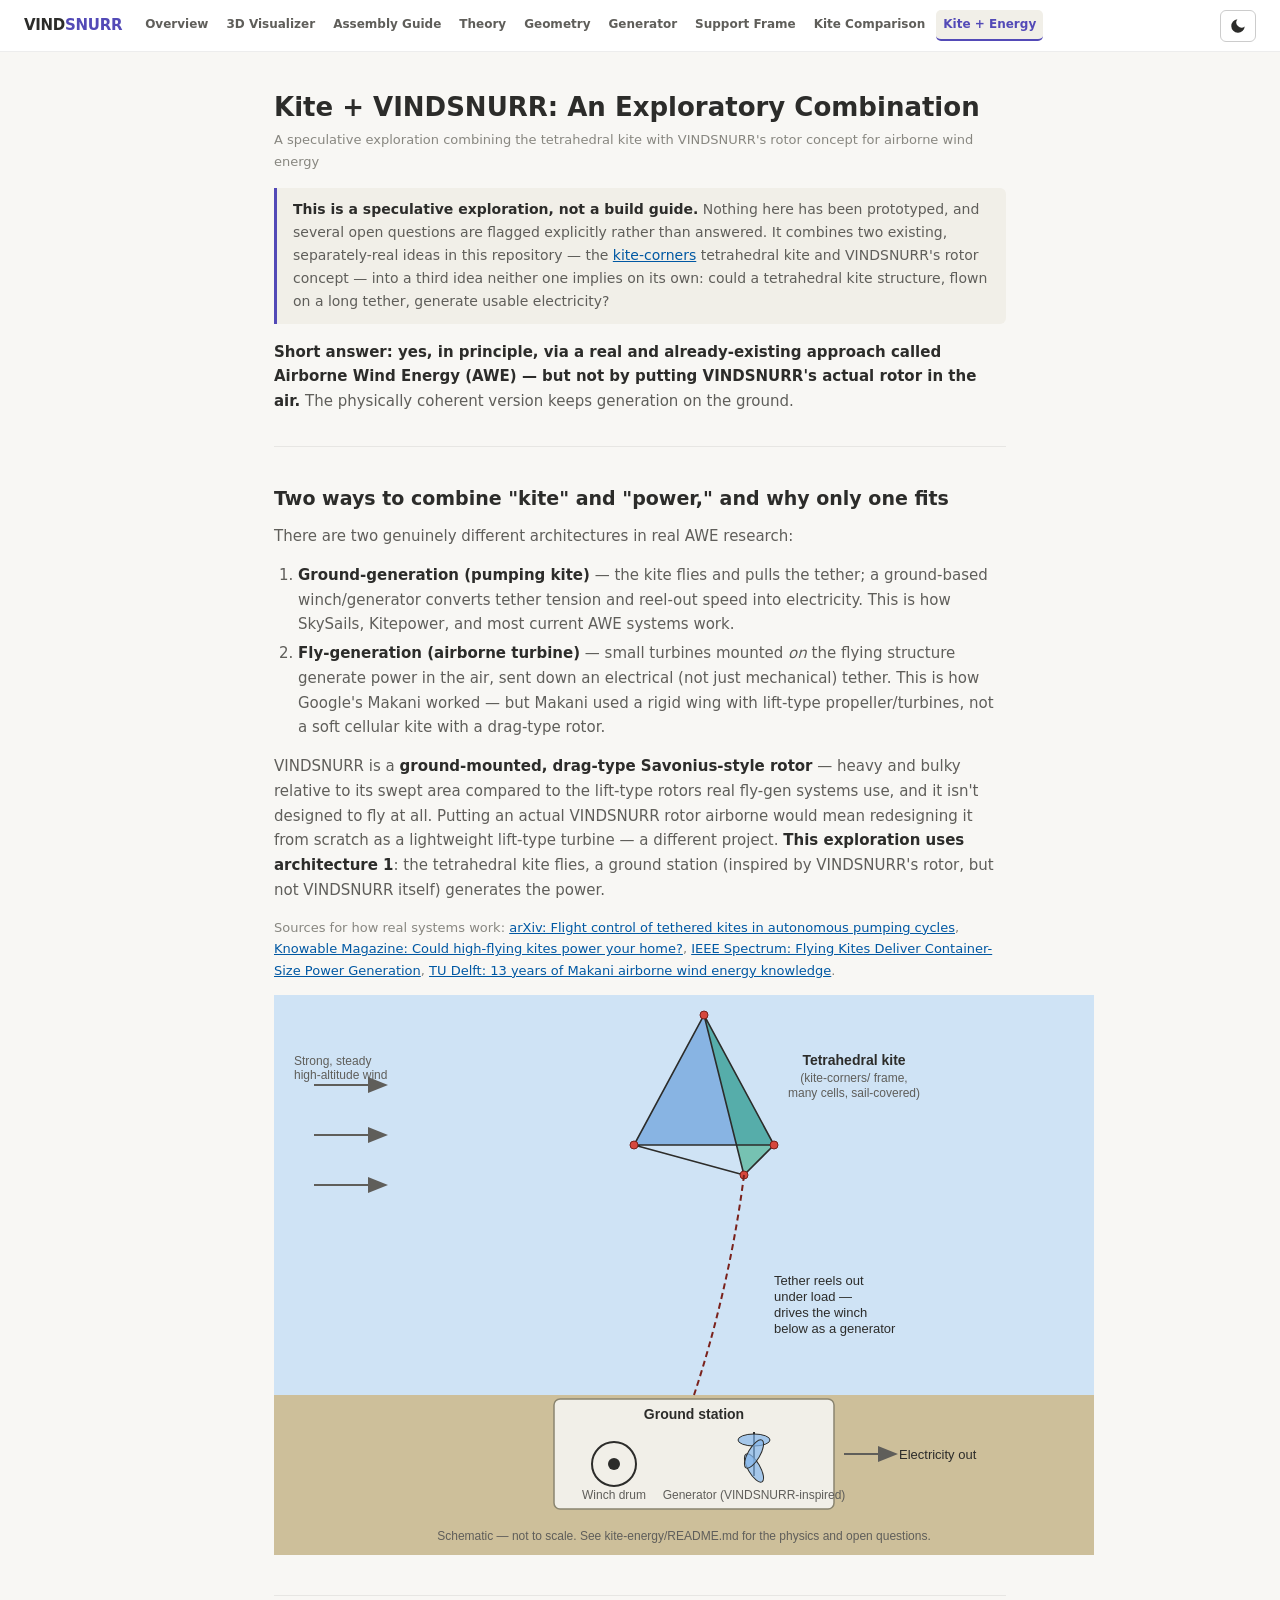
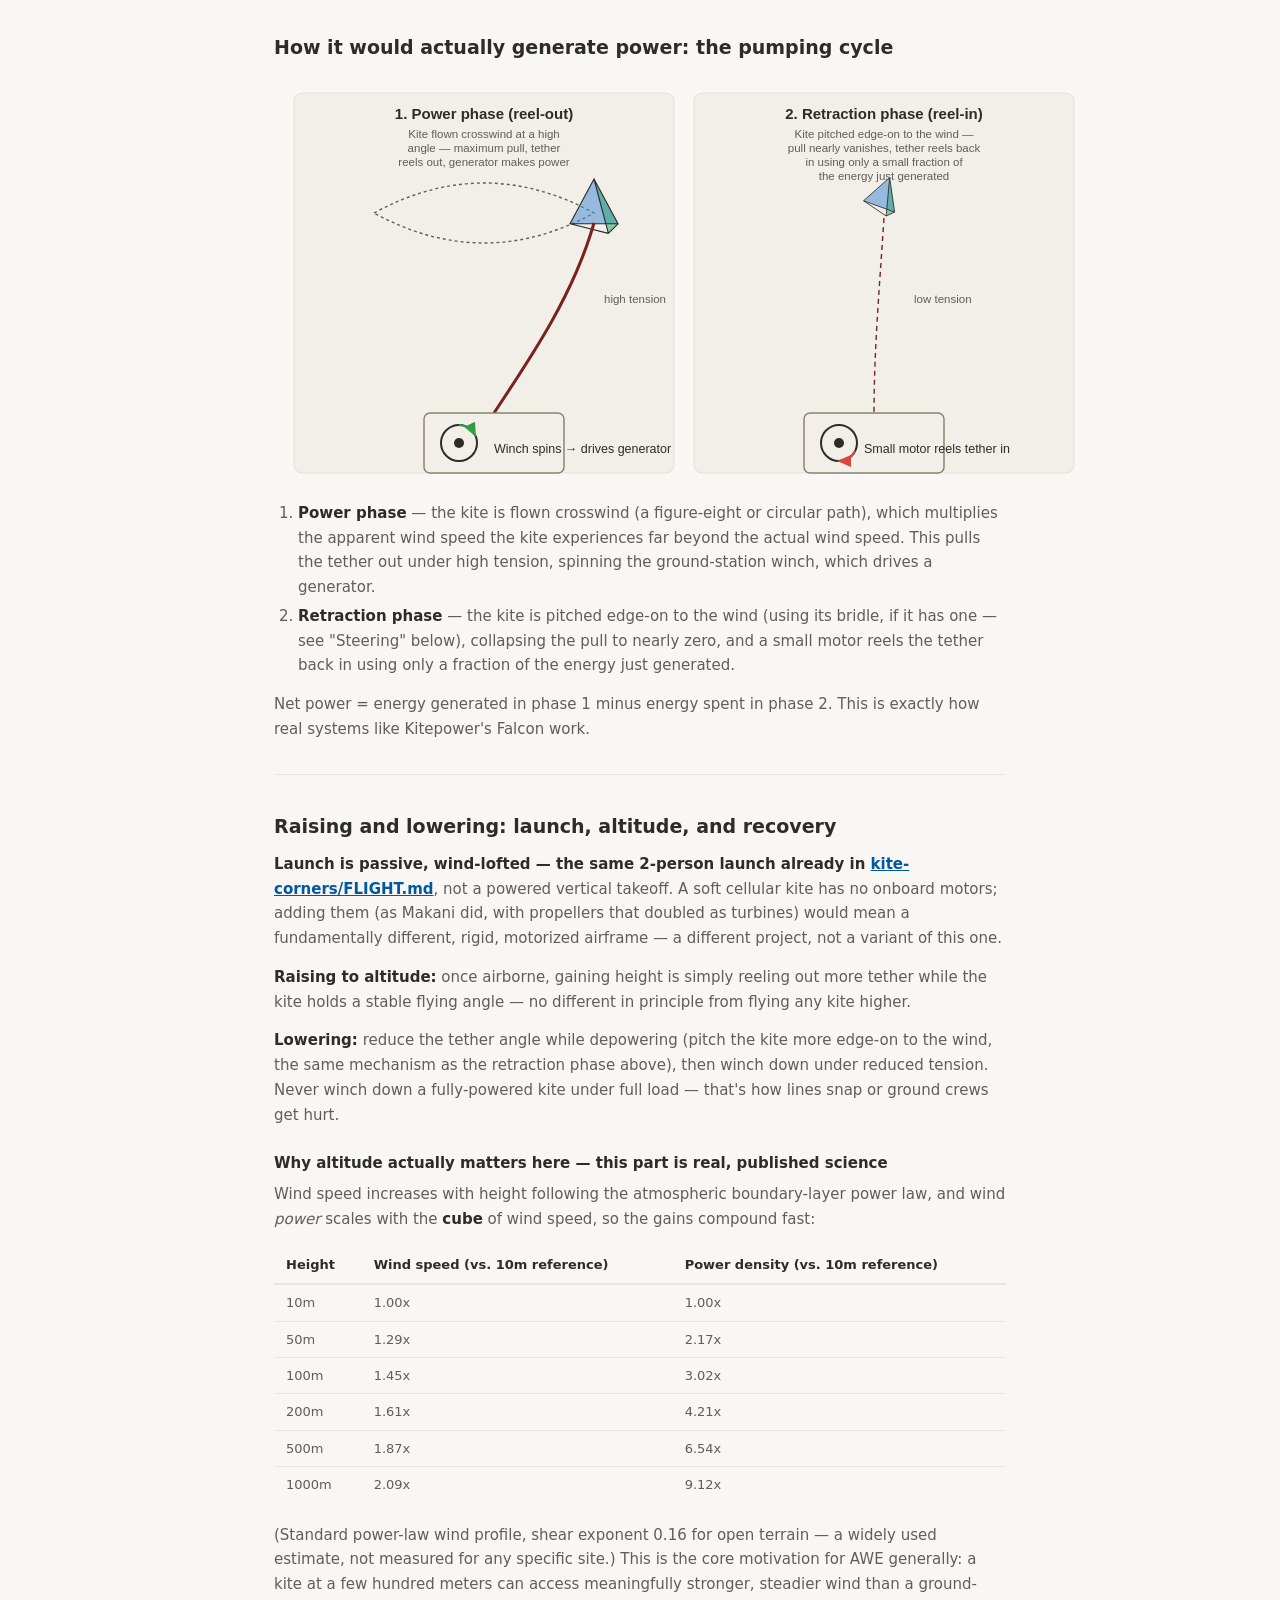
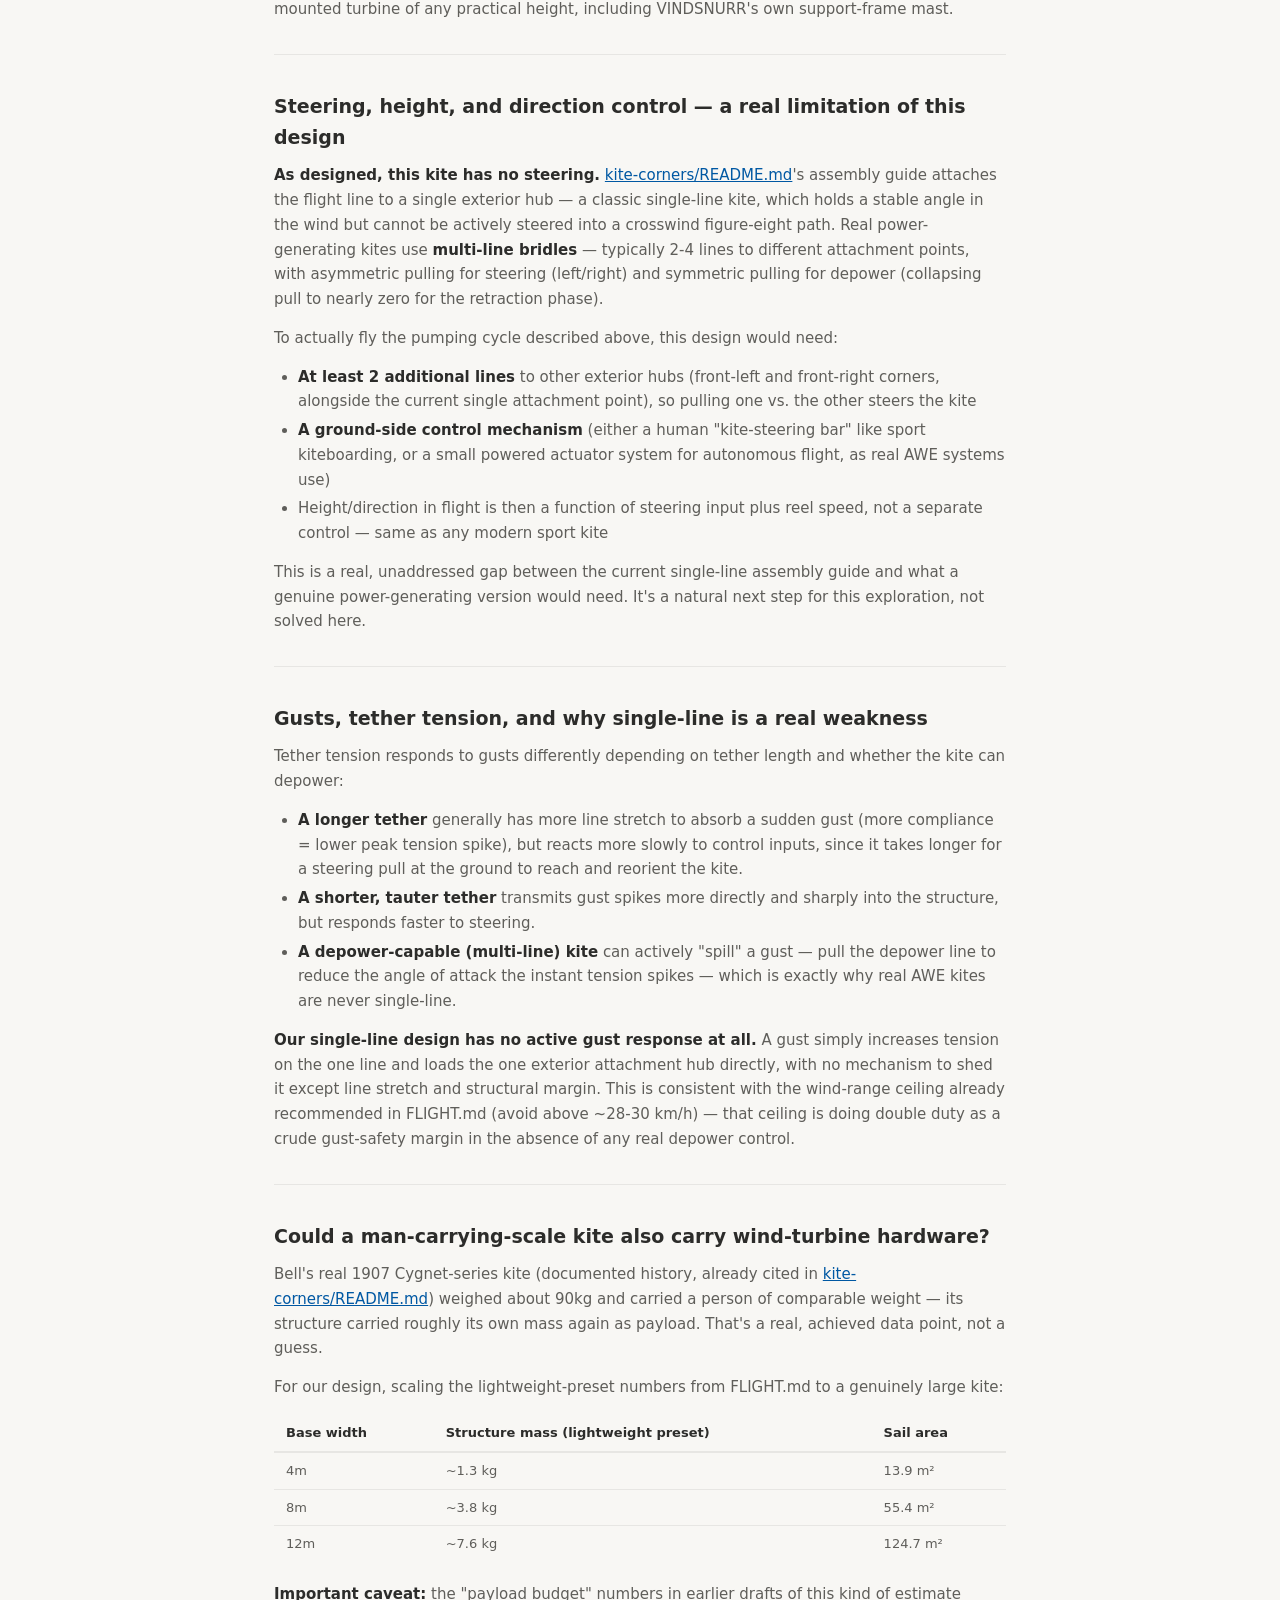
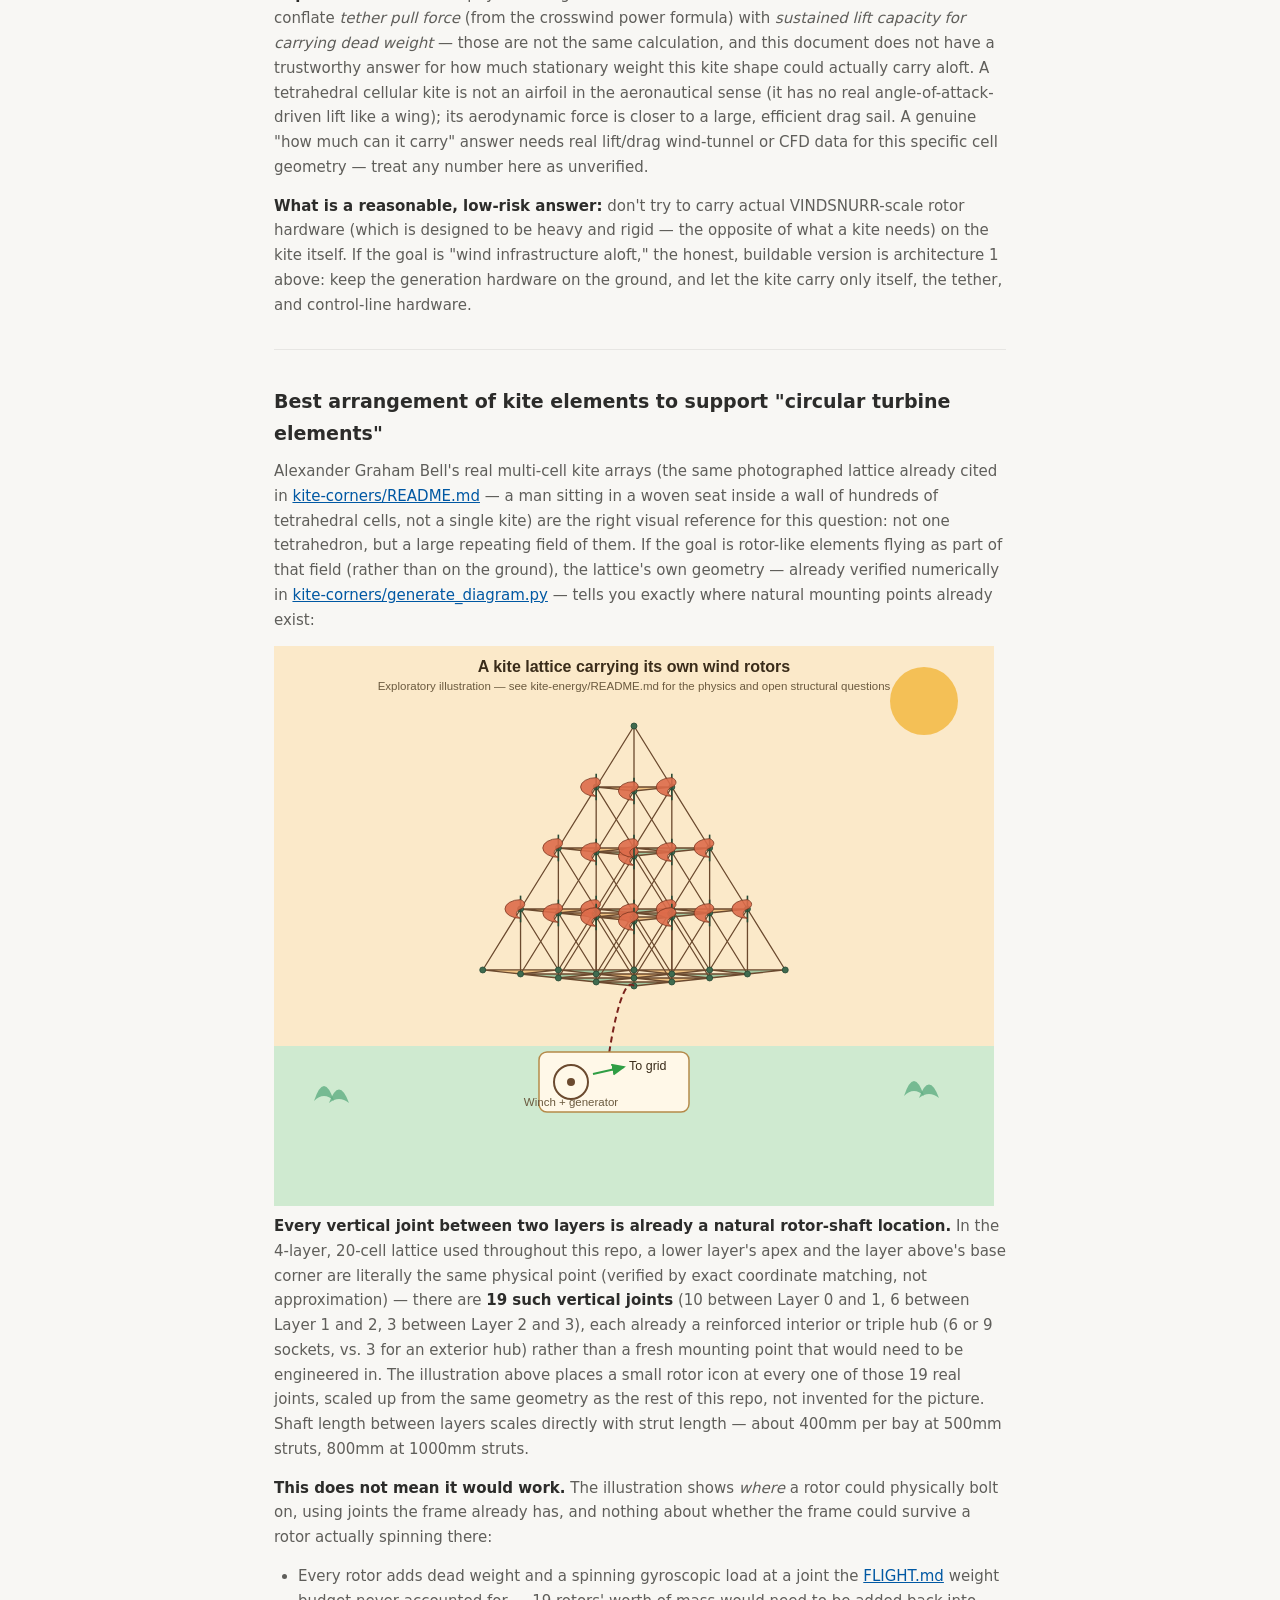
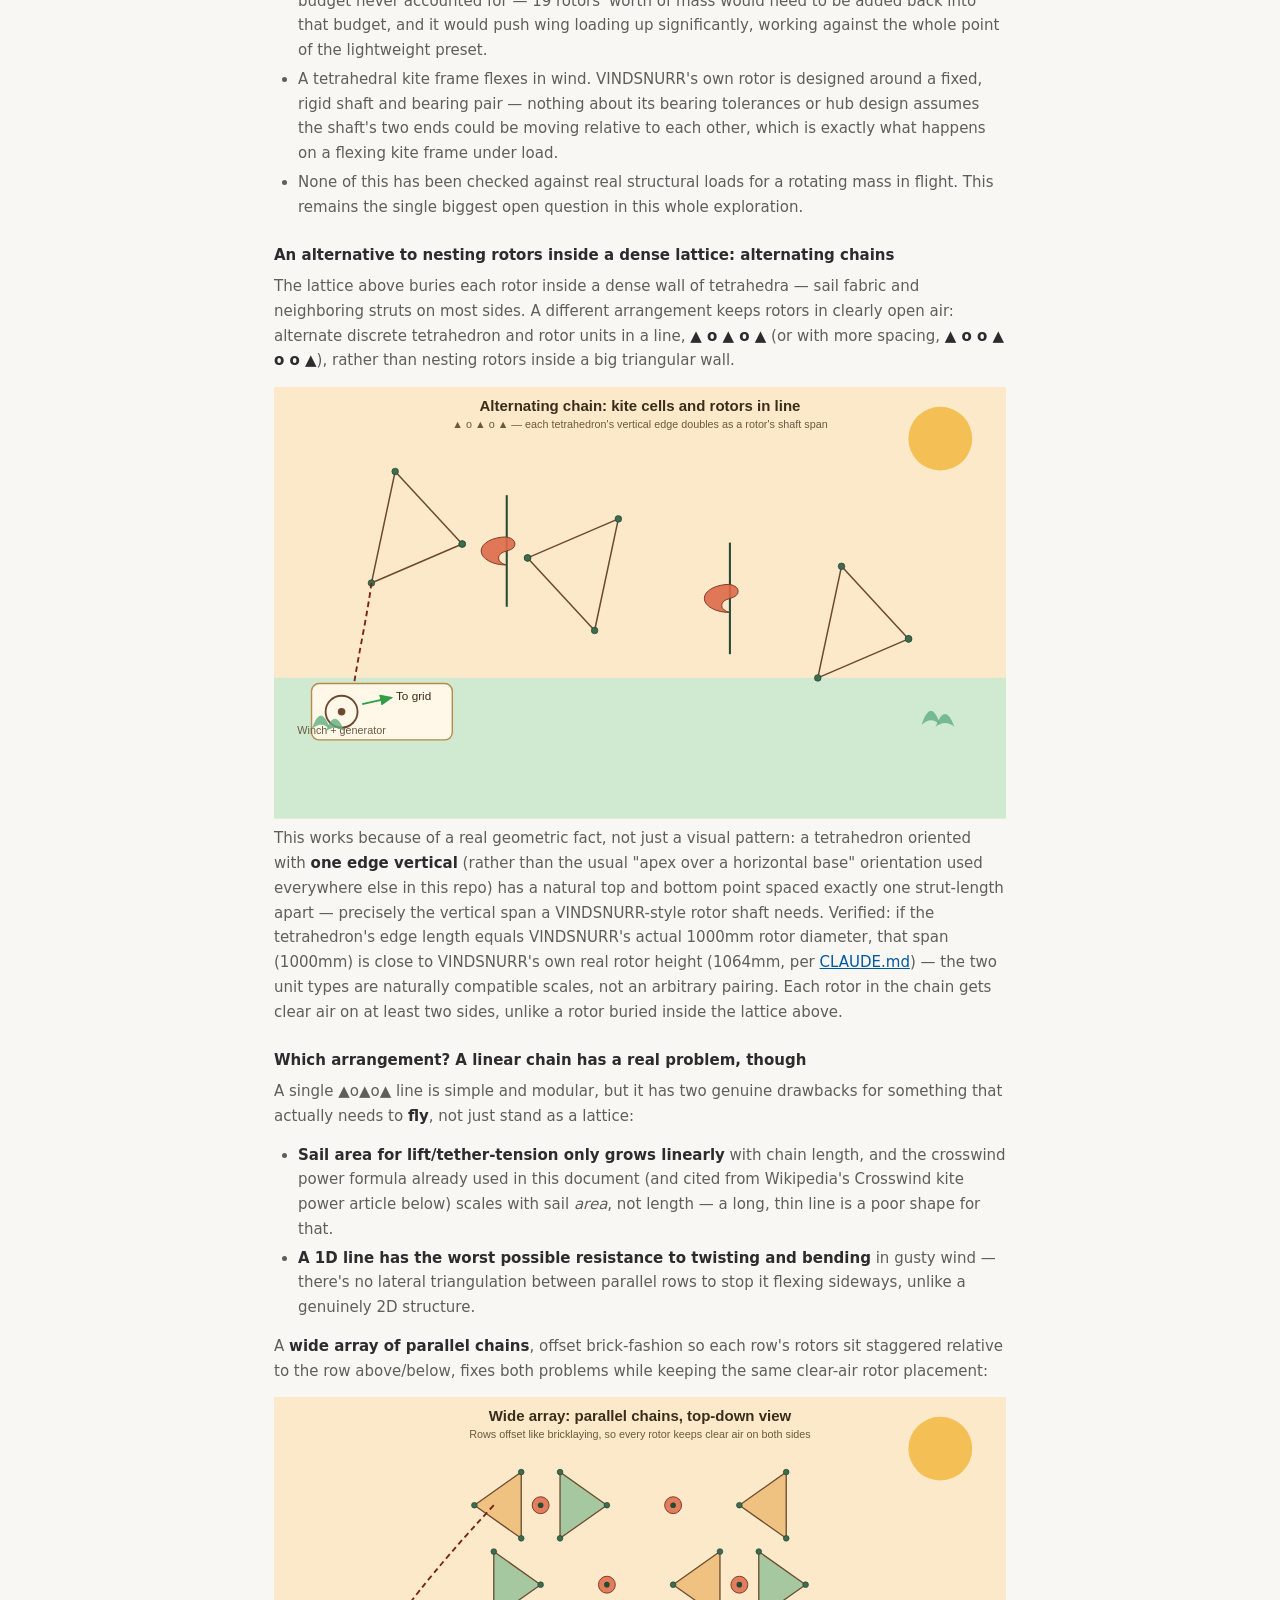
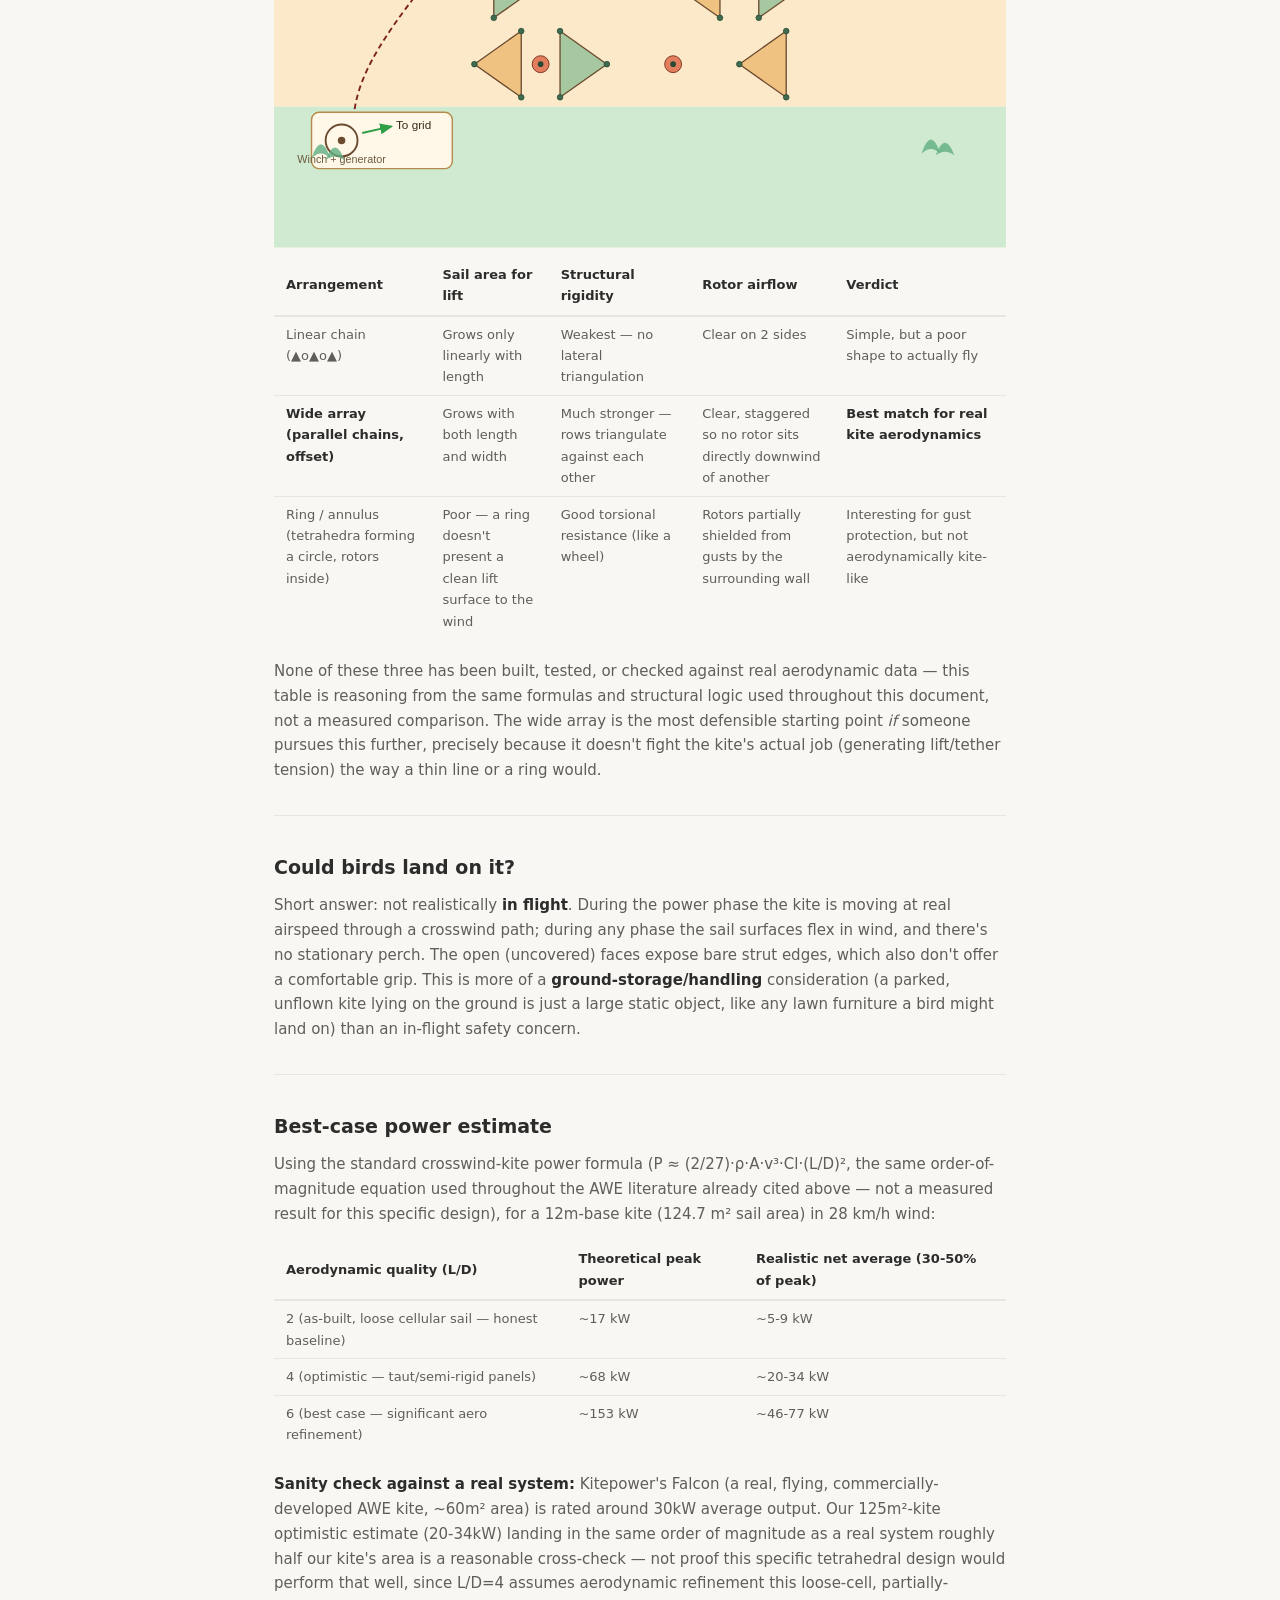
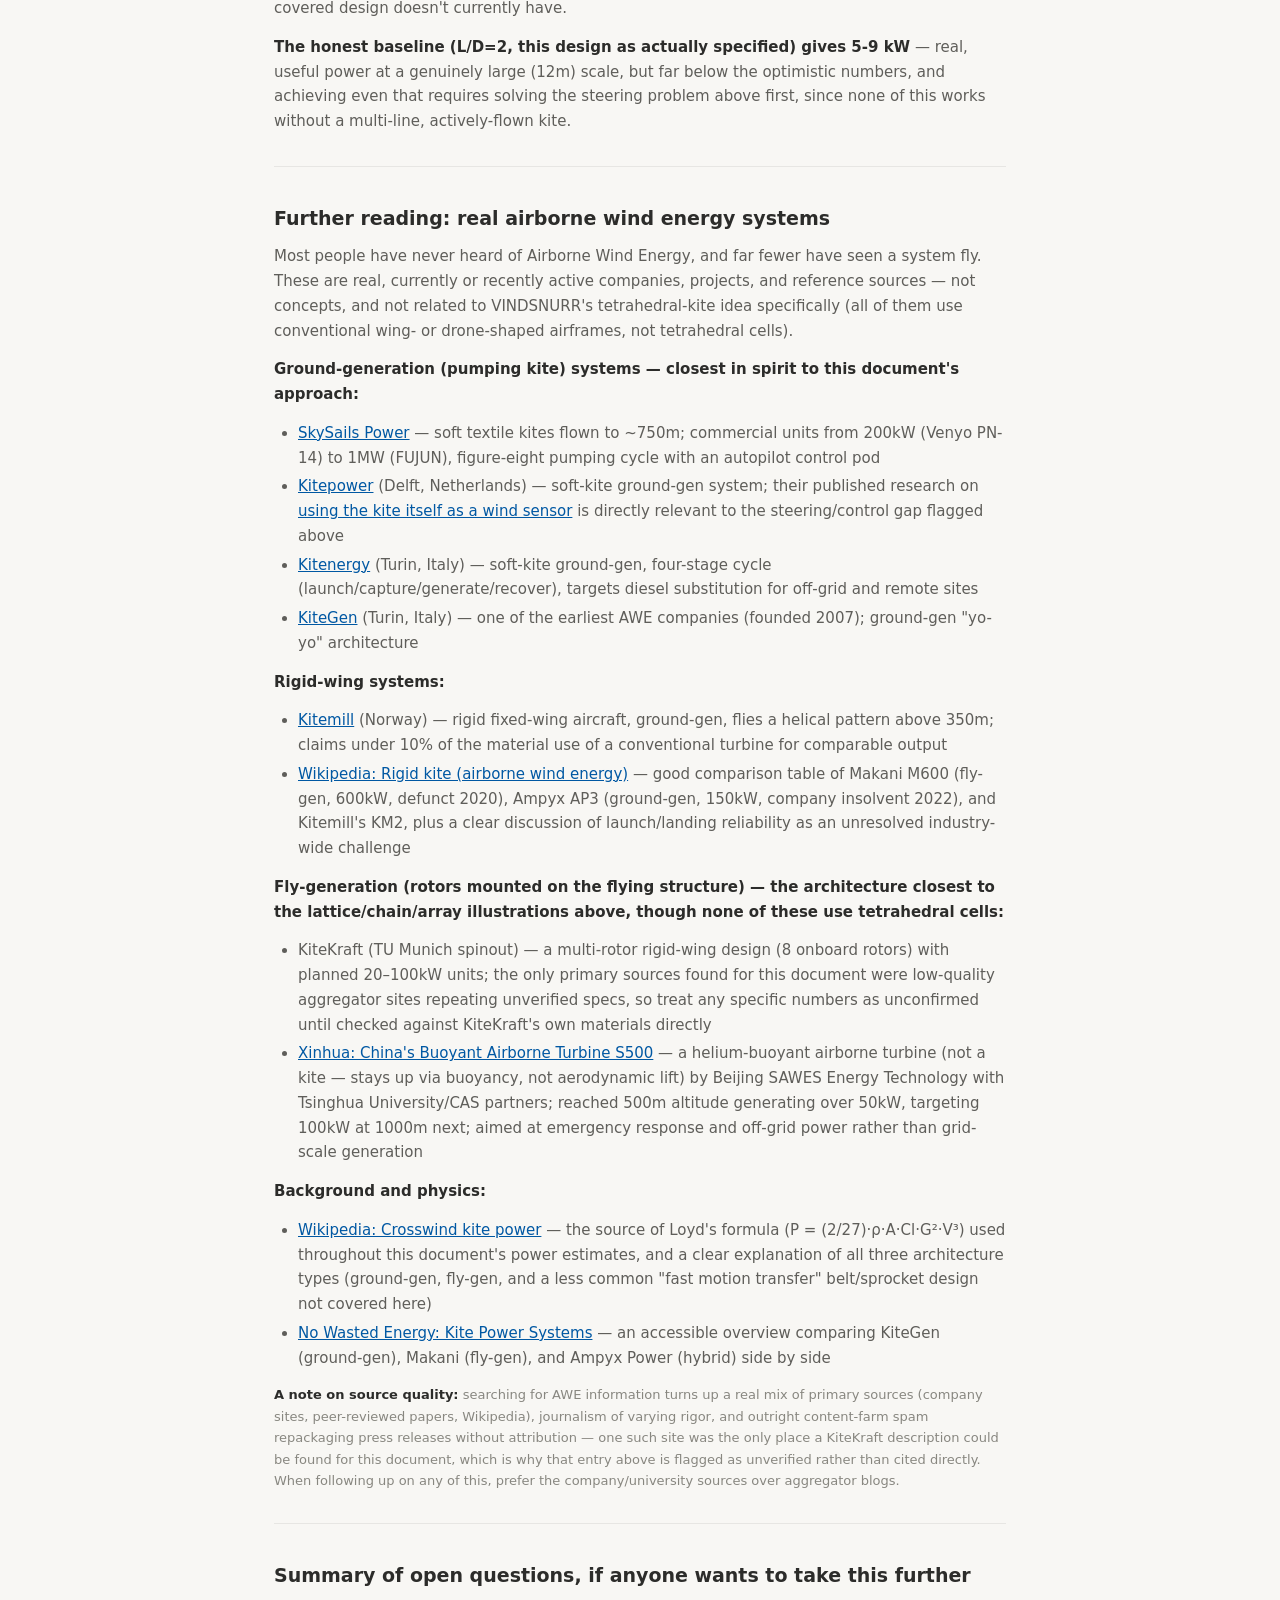
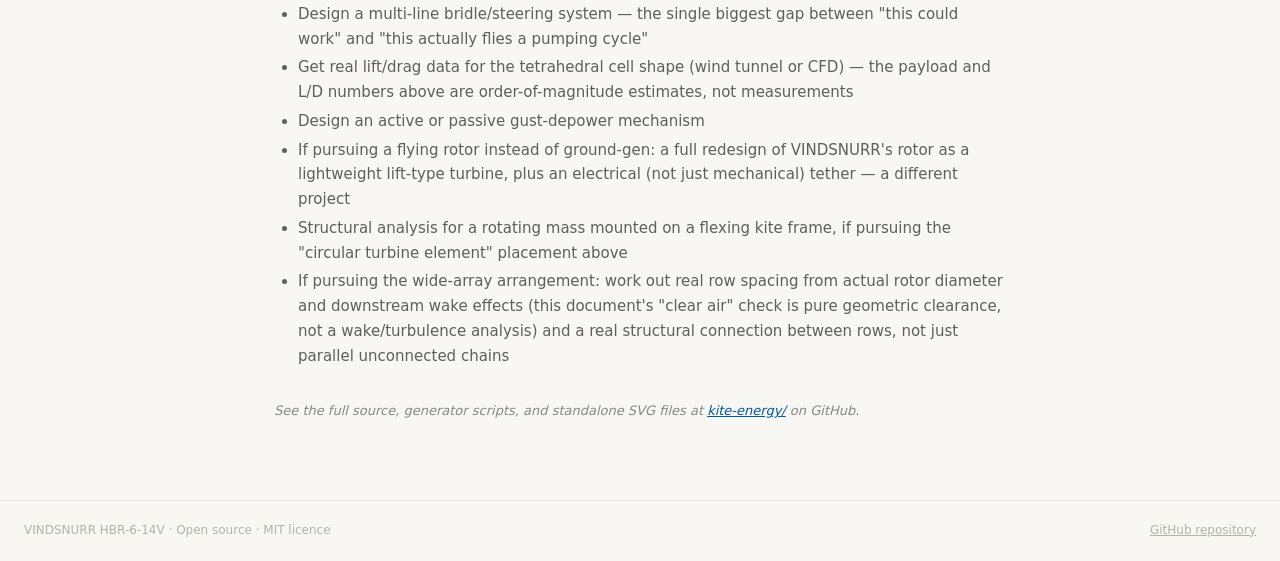
<file: docs/kite-energy.html>
<!DOCTYPE html>
<html lang="en">
<head>
  <meta charset="UTF-8">
  <meta name="viewport" content="width=device-width, initial-scale=1.0">
  <title>Kite + Wind Energy — VINDSNURR</title>
  <link rel="stylesheet" href="site.css">
</head>
<body>

<header class="site-header">
  <a class="site-logo" href="index.html">VIND<span>SNURR</span></a>
  <nav class="site-nav" aria-label="Site">
    <a href="index.html">Overview</a>
    <a href="viz.html">3D Visualizer</a>
    <a href="step-by-step.html">Assembly Guide</a>
    <a href="theory.html">Theory</a>
    <a href="geometry-comparison.html">Geometry</a>
    <a href="generator.html">Generator</a>
    <a href="support-frame.html">Support Frame</a>
    <a href="kite-comparison.html">Kite Comparison</a>
    <a href="kite-energy.html" aria-current="page">Kite + Energy</a>
  </nav>
  <button id="theme-toggle" aria-label="Switch to dark mode">
    <svg aria-hidden="true" class="sun-icon" viewBox="0 0 24 24" width="18" height="18">
      <circle cx="12" cy="12" r="5" fill="currentColor"/>
      <path fill="currentColor" stroke="currentColor" stroke-width="1.5" stroke-linecap="round"
            d="M12 2v2M12 20v2M4.22 4.22l1.42 1.42M18.36 18.36l1.42 1.42M2 12h2M20 12h2M4.22 19.78l1.42-1.42M18.36 5.64l1.42-1.42"/>
    </svg>
    <svg aria-hidden="true" class="moon-icon" viewBox="0 0 24 24" width="18" height="18">
      <path fill="currentColor" d="M21 12.79A9 9 0 1 1 11.21 3 7 7 0 0 0 21 12.79z"/>
    </svg>
  </button>
</header>

<main class="page">
<div class="prose">

<h1>Kite + VINDSNURR: An Exploratory Combination</h1>
<p style="color:var(--text-faint);font-size:13px;">A speculative exploration combining the tetrahedral kite with VINDSNURR's rotor concept for airborne wind energy</p>

<blockquote>
  <strong>This is a speculative exploration, not a build guide.</strong> Nothing here has
  been prototyped, and several open questions are flagged explicitly rather
  than answered. It combines two existing, separately-real ideas in this
  repository — the <a href="https://github.com/mgifford/Hex-Bicup-Rotor/tree/main/kite-corners">kite-corners</a> tetrahedral kite and
  VINDSNURR's rotor concept — into a third idea neither one implies on its
  own: could a tetrahedral kite structure, flown on a long tether, generate
  usable electricity?
</blockquote>

<p>
  <strong>Short answer: yes, in principle, via a real and already-existing
  approach called Airborne Wind Energy (AWE) — but not by putting VINDSNURR's
  actual rotor in the air.</strong> The physically coherent version keeps
  generation on the ground.
</p>

<hr>

<h2>Two ways to combine "kite" and "power," and why only one fits</h2>

<p>There are two genuinely different architectures in real AWE research:</p>

<ol>
  <li><strong>Ground-generation (pumping kite)</strong> — the kite flies and pulls the
    tether; a ground-based winch/generator converts tether tension and
    reel-out speed into electricity. This is how SkySails, Kitepower, and
    most current AWE systems work.</li>
  <li><strong>Fly-generation (airborne turbine)</strong> — small turbines mounted <em>on</em> the
    flying structure generate power in the air, sent down an electrical
    (not just mechanical) tether. This is how Google's Makani worked — but
    Makani used a rigid wing with lift-type propeller/turbines, not a soft
    cellular kite with a drag-type rotor.</li>
</ol>

<p>
  VINDSNURR is a <strong>ground-mounted, drag-type Savonius-style rotor</strong> — heavy
  and bulky relative to its swept area compared to the lift-type rotors
  real fly-gen systems use, and it isn't designed to fly at all. Putting an
  actual VINDSNURR rotor airborne would mean redesigning it from scratch as
  a lightweight lift-type turbine — a different project. <strong>This exploration
  uses architecture 1</strong>: the tetrahedral kite flies, a ground station
  (inspired by VINDSNURR's rotor, but not VINDSNURR itself) generates the
  power.
</p>

<p style="font-size:13px;color:var(--text-faint);">
  Sources for how real systems work: <a href="https://arxiv.org/pdf/1409.3083">arXiv: Flight control of tethered kites in autonomous pumping cycles</a>, <a href="https://knowablemagazine.org/content/article/technology/2022/could-high-flying-kites-power-your-home">Knowable Magazine: Could high-flying kites power your home?</a>, <a href="https://spectrum.ieee.org/micro-wind-power-kitepower">IEEE Spectrum: Flying Kites Deliver Container-Size Power Generation</a>, <a href="https://www.tudelft.nl/en/2020/lr/13-years-of-makani-airborne-wind-energy-knowledge-available-open-source">TU Delft: 13 years of Makani airborne wind energy knowledge</a>.
</p>

<svg width="820" height="560" viewBox="0 0 820 560" xmlns="http://www.w3.org/2000/svg" font-family="sans-serif" role="img"
     aria-label="System diagram: a tetrahedral kite flies aloft in strong wind, pulling a tether that reels out through a ground-based winch and generator, inspired by VINDSNURR's rotor as the ground station's auxiliary turbine.">
  <title>Ground-generation airborne wind energy concept</title>
  <style>
    .sov-sky { fill: #cfe3f5; }
    .sov-ground { fill: #cdbf9a; }
    .sov-wind-arrow { stroke: var(--text-muted); stroke-width: 2; fill: none; marker-end: url(#sov-arrowhead); }
    .sov-kite-strut { stroke: var(--text-main); stroke-width: 1.6; fill: none; }
    .sov-kite-face { fill: #4f8fd6; fill-opacity: 0.55; stroke: none; }
    .sov-kite-face-alt { fill: #2fa87d; fill-opacity: 0.55; stroke: none; }
    .sov-tether { stroke: #7a221c; stroke-width: 2; stroke-dasharray: 6 4; fill: none; }
    .sov-ground-station { fill: var(--bg-code); stroke: #8a8570; stroke-width: 1.5; }
    .sov-rotor-shaft { stroke: var(--text-main); stroke-width: 2; }
    .sov-rotor-blade { fill: #85b7eb; fill-opacity: 0.7; stroke: var(--text-main); stroke-width: 1; }
    .sov-label { font-size: 13px; fill: var(--text-main); }
    .sov-label-bold { font-size: 14px; fill: var(--text-main); font-weight: 700; }
    .sov-callout { font-size: 12px; fill: var(--text-muted); }
    [data-theme="dark"] .sov-sky { fill: #223244; }
    [data-theme="dark"] .sov-ground { fill: #3d3626; }
    [data-theme="dark"] .sov-tether { stroke: #e8830a; }
    [data-theme="dark"] .sov-ground-station { stroke: #55503f; }
  </style>
  <defs>
    <marker id="sov-arrowhead" markerWidth="10" markerHeight="8" refX="8" refY="4" orient="auto">
      <polygon points="0,0 10,4 0,8" fill="var(--text-muted)"/>
    </marker>
  </defs>

  <!-- sky / ground backdrop -->
  <rect class="sov-sky" x="0" y="0" width="820" height="400"/>
  <rect class="sov-ground" x="0" y="400" width="820" height="160"/>

  <!-- wind arrows -->
  <path class="sov-wind-arrow" d="M40,90 L110,90"/>
  <path class="sov-wind-arrow" d="M40,140 L110,140"/>
  <path class="sov-wind-arrow" d="M40,190 L110,190"/>
  <text class="sov-callout" x="20" y="70">Strong, steady</text>
  <text class="sov-callout" x="20" y="84">high-altitude wind</text>

  <!-- tetrahedral kite (simple single-cell schematic, high altitude) -->
  <g transform="translate(430,90)">
    <polygon class="sov-kite-face" points="-70,60 70,60 0,-70"/>
    <polygon class="sov-kite-face-alt" points="0,-70 70,60 40,90"/>
    <path class="sov-kite-strut" d="M-70,60 L70,60 L0,-70 Z M-70,60 L40,90 M70,60 L40,90 M0,-70 L40,90"/>
    <circle cx="-70" cy="60" r="4" fill="#d6473c" stroke="#7a221c"/>
    <circle cx="70" cy="60" r="4" fill="#d6473c" stroke="#7a221c"/>
    <circle cx="0" cy="-70" r="4" fill="#d6473c" stroke="#7a221c"/>
    <circle cx="40" cy="90" r="4" fill="#d6473c" stroke="#7a221c"/>
  </g>
  <text class="sov-label-bold" x="580" y="70" text-anchor="middle">Tetrahedral kite</text>
  <text class="sov-callout" x="580" y="87" text-anchor="middle">(kite-corners/ frame,</text>
  <text class="sov-callout" x="580" y="102" text-anchor="middle">many cells, sail-covered)</text>

  <!-- tether from kite attachment point down to ground winch -->
  <path class="sov-tether" d="M470,180 C 460,260 440,340 420,400"/>
  <text class="sov-label" x="500" y="290">Tether reels out</text>
  <text class="sov-label" x="500" y="306">under load —</text>
  <text class="sov-label" x="500" y="322">drives the winch</text>
  <text class="sov-label" x="500" y="338">below as a generator</text>

  <!-- ground station -->
  <g transform="translate(280,404)">
    <rect class="sov-ground-station" x="0" y="0" width="280" height="110" rx="6"/>
    <text class="sov-label-bold" x="140" y="20" text-anchor="middle">Ground station</text>

    <!-- winch drum -->
    <circle cx="60" cy="65" r="22" fill="none" class="sov-rotor-shaft"/>
    <circle cx="60" cy="65" r="6" fill="var(--text-main)"/>
    <text class="sov-callout" x="60" y="100" text-anchor="middle">Winch drum</text>

    <!-- generator + VINDSNURR-inspired auxiliary rotor -->
    <g transform="translate(200,55)">
      <line x1="0" y1="-22" x2="0" y2="22" class="sov-rotor-shaft"/>
      <ellipse class="sov-rotor-blade" cx="0" cy="-14" rx="16" ry="6"/>
      <ellipse class="sov-rotor-blade" cx="0" cy="14" rx="16" ry="6" transform="rotate(60 0 14)"/>
      <ellipse class="sov-rotor-blade" cx="0" cy="0" rx="16" ry="6" transform="rotate(-60 0 0)"/>
    </g>
    <text class="sov-callout" x="200" y="100" text-anchor="middle">Generator (VINDSNURR-inspired)</text>
  </g>

  <!-- power output line -->
  <path class="sov-wind-arrow" d="M570,459 L620,459" stroke="#2f9e44"/>
  <text class="sov-label" x="625" y="464" fill="#2f9e44">Electricity out</text>

  <text class="sov-callout" x="410" y="545" text-anchor="middle">
    Schematic — not to scale. See kite-energy/README.md for the physics and open questions.
  </text>
</svg>

<hr>

<h2>How it would actually generate power: the pumping cycle</h2>

<svg width="820" height="420" viewBox="0 0 820 420" xmlns="http://www.w3.org/2000/svg" font-family="sans-serif" role="img"
     aria-label="Two-phase pumping cycle: in the power phase the kite flies crosswind at a high angle, pulling the tether out under high tension to drive the generator; in the retraction phase the kite is depowered and reeled back in using a small fraction of the energy just generated.">
  <title>Pumping-cycle power generation, two phases</title>
  <style>
    .pc-panel-bg { fill: var(--bg-code); stroke: var(--border); stroke-width: 1; }
    .pc-kite-strut { stroke: var(--text-main); stroke-width: 1.4; fill: none; }
    .pc-kite-face { fill: #4f8fd6; fill-opacity: 0.55; stroke: none; }
    .pc-kite-face-alt { fill: #2fa87d; fill-opacity: 0.55; stroke: none; }
    .pc-tether-high { stroke: #7a221c; stroke-width: 3; fill: none; }
    .pc-tether-low { stroke: #7a221c; stroke-width: 1.4; stroke-dasharray: 5 4; fill: none; }
    .pc-path-arc { stroke: var(--text-muted); stroke-width: 1.4; fill: none; stroke-dasharray: 3 3; }
    .pc-ground-station { fill: var(--bg-code); stroke: #8a8570; stroke-width: 1.5; }
    .pc-rotor-shaft { stroke: var(--text-main); stroke-width: 2; }
    .pc-label-bold { font-size: 15px; fill: var(--text-main); font-weight: 700; }
    .pc-label { font-size: 12.5px; fill: var(--text-main); }
    .pc-callout { font-size: 11.5px; fill: var(--text-muted); }
    [data-theme="dark"] .pc-panel-bg { stroke: #35342f; }
    [data-theme="dark"] .pc-ground-station { stroke: #55503f; }
  </style>

  <!-- LEFT PANEL: power phase -->
  <g>
    <rect class="pc-panel-bg" x="20" y="20" width="380" height="380" rx="8"/>
    <text class="pc-label-bold" x="210" y="46" text-anchor="middle">1. Power phase (reel-out)</text>

    <!-- crosswind arc path -->
    <path class="pc-path-arc" d="M 100,140 Q 210,80 320,140 Q 210,200 100,140"/>

    <!-- kite at high angle, far out -->
    <g transform="translate(320,130) scale(0.8)">
      <polygon class="pc-kite-face" points="-30,26 30,26 0,-30"/>
      <polygon class="pc-kite-face-alt" points="0,-30 30,26 18,38"/>
      <path class="pc-kite-strut" d="M-30,26 L30,26 L0,-30 Z M-30,26 L18,38 M30,26 L18,38 M0,-30 L18,38"/>
    </g>

    <!-- taut tether, high tension -->
    <path class="pc-tether-high" d="M320,150 C 300,220 260,280 220,340"/>
    <text class="pc-callout" x="330" y="230">high tension</text>

    <!-- ground station, winch reeling OUT -->
    <g transform="translate(150,340)">
      <rect class="pc-ground-station" x="0" y="0" width="140" height="60" rx="6"/>
      <circle cx="35" cy="30" r="18" fill="none" class="pc-rotor-shaft"/>
      <circle cx="35" cy="30" r="5" fill="var(--text-main)"/>
      <path d="M35,12 A18,18 0 0 1 51,22" stroke="#2f9e44" stroke-width="2" fill="none" marker-end="url(#pc-arrowgreen)"/>
    </g>
    <text class="pc-label" x="220" y="380">Winch spins → drives generator</text>

    <text class="pc-callout" x="210" y="65" text-anchor="middle">Kite flown crosswind at a high</text>
    <text class="pc-callout" x="210" y="79" text-anchor="middle">angle — maximum pull, tether</text>
    <text class="pc-callout" x="210" y="93" text-anchor="middle">reels out, generator makes power</text>
  </g>

  <!-- RIGHT PANEL: retraction phase -->
  <g>
    <rect class="pc-panel-bg" x="420" y="20" width="380" height="380" rx="8"/>
    <text class="pc-label-bold" x="610" y="46" text-anchor="middle">2. Retraction phase (reel-in)</text>

    <!-- kite depowered, edge-on, closer in -->
    <g transform="translate(610,120) scale(0.55) rotate(20)">
      <polygon class="pc-kite-face" points="-30,26 30,26 0,-30"/>
      <polygon class="pc-kite-face-alt" points="0,-30 30,26 18,38"/>
      <path class="pc-kite-strut" d="M-30,26 L30,26 L0,-30 Z M-30,26 L18,38 M30,26 L18,38 M0,-30 L18,38"/>
    </g>

    <!-- slack-ish tether, low tension -->
    <path class="pc-tether-low" d="M610,145 C 605,220 600,280 600,340"/>
    <text class="pc-callout" x="640" y="230">low tension</text>

    <!-- ground station, winch reeling IN -->
    <g transform="translate(530,340)">
      <rect class="pc-ground-station" x="0" y="0" width="140" height="60" rx="6"/>
      <circle cx="35" cy="30" r="18" fill="none" class="pc-rotor-shaft"/>
      <circle cx="35" cy="30" r="5" fill="var(--text-main)"/>
      <path d="M51,38 A18,18 0 0 1 35,48" stroke="#d6473c" stroke-width="2" fill="none" marker-end="url(#pc-arrowred)"/>
    </g>
    <text class="pc-label" x="590" y="380">Small motor reels tether in</text>

    <text class="pc-callout" x="610" y="65" text-anchor="middle">Kite pitched edge-on to the wind —</text>
    <text class="pc-callout" x="610" y="79" text-anchor="middle">pull nearly vanishes, tether reels back</text>
    <text class="pc-callout" x="610" y="93" text-anchor="middle">in using only a small fraction of</text>
    <text class="pc-callout" x="610" y="107" text-anchor="middle">the energy just generated</text>
  </g>

  <defs>
    <marker id="pc-arrowgreen" markerWidth="8" markerHeight="8" refX="6" refY="3" orient="auto">
      <polygon points="0,0 7,3 0,6" fill="#2f9e44"/>
    </marker>
    <marker id="pc-arrowred" markerWidth="8" markerHeight="8" refX="6" refY="3" orient="auto">
      <polygon points="0,0 7,3 0,6" fill="#d6473c"/>
    </marker>
  </defs>
</svg>

<ol>
  <li><strong>Power phase</strong> — the kite is flown crosswind (a figure-eight or
    circular path), which multiplies the apparent wind speed the kite
    experiences far beyond the actual wind speed. This pulls the tether out
    under high tension, spinning the ground-station winch, which drives a
    generator.</li>
  <li><strong>Retraction phase</strong> — the kite is pitched edge-on to the wind (using
    its bridle, if it has one — see "Steering" below), collapsing the pull
    to nearly zero, and a small motor reels the tether back in using only a
    fraction of the energy just generated.</li>
</ol>

<p>
  Net power = energy generated in phase 1 minus energy spent in phase 2.
  This is exactly how real systems like Kitepower's Falcon work.
</p>

<hr>

<h2>Raising and lowering: launch, altitude, and recovery</h2>

<p>
  <strong>Launch is passive, wind-lofted — the same 2-person launch already in
  <a href="https://github.com/mgifford/Hex-Bicup-Rotor/blob/main/kite-corners/FLIGHT.md">kite-corners/FLIGHT.md</a></strong>, not a powered
  vertical takeoff. A soft cellular kite has no onboard motors; adding them
  (as Makani did, with propellers that doubled as turbines) would mean a
  fundamentally different, rigid, motorized airframe — a different project,
  not a variant of this one.
</p>

<p>
  <strong>Raising to altitude:</strong> once airborne, gaining height is simply reeling
  out more tether while the kite holds a stable flying angle — no different
  in principle from flying any kite higher.
</p>

<p>
  <strong>Lowering:</strong> reduce the tether angle while depowering (pitch the kite
  more edge-on to the wind, the same mechanism as the retraction phase
  above), then winch down under reduced tension. Never winch down a
  fully-powered kite under full load — that's how lines snap or ground
  crews get hurt.
</p>

<h3>Why altitude actually matters here — this part is real, published science</h3>

<p>
  Wind speed increases with height following the atmospheric boundary-layer
  power law, and wind <em>power</em> scales with the <strong>cube</strong> of wind speed, so the
  gains compound fast:
</p>

<table>
  <thead><tr><th>Height</th><th>Wind speed (vs. 10m reference)</th><th>Power density (vs. 10m reference)</th></tr></thead>
  <tbody>
    <tr><td>10m</td><td>1.00x</td><td>1.00x</td></tr>
    <tr><td>50m</td><td>1.29x</td><td>2.17x</td></tr>
    <tr><td>100m</td><td>1.45x</td><td>3.02x</td></tr>
    <tr><td>200m</td><td>1.61x</td><td>4.21x</td></tr>
    <tr><td>500m</td><td>1.87x</td><td>6.54x</td></tr>
    <tr><td>1000m</td><td>2.09x</td><td>9.12x</td></tr>
  </tbody>
</table>

<p>
  (Standard power-law wind profile, shear exponent 0.16 for open terrain —
  a widely used estimate, not measured for any specific site.) This is
  the core motivation for AWE generally: a kite at a few hundred meters can
  access meaningfully stronger, steadier wind than a ground-mounted turbine
  of any practical height, including VINDSNURR's own support-frame mast.
</p>

<hr>

<h2>Steering, height, and direction control — a real limitation of this design</h2>

<p>
  <strong>As designed, this kite has no steering.</strong> <a href="https://github.com/mgifford/Hex-Bicup-Rotor/blob/main/kite-corners/README.md">kite-corners/README.md</a>'s
  assembly guide attaches the flight line to a single exterior hub — a
  classic single-line kite, which holds a stable angle in the wind but
  cannot be actively steered into a crosswind figure-eight path. Real
  power-generating kites use <strong>multi-line bridles</strong> — typically 2-4 lines to
  different attachment points, with asymmetric pulling for steering
  (left/right) and symmetric pulling for depower (collapsing pull to nearly
  zero for the retraction phase).
</p>

<p>To actually fly the pumping cycle described above, this design would need:</p>

<ul>
  <li><strong>At least 2 additional lines</strong> to other exterior hubs (front-left and
    front-right corners, alongside the current single attachment point),
    so pulling one vs. the other steers the kite</li>
  <li><strong>A ground-side control mechanism</strong> (either a human "kite-steering bar"
    like sport kiteboarding, or a small powered actuator system for
    autonomous flight, as real AWE systems use)</li>
  <li>Height/direction in flight is then a function of steering input plus
    reel speed, not a separate control — same as any modern sport kite</li>
</ul>

<p>
  This is a real, unaddressed gap between the current single-line assembly
  guide and what a genuine power-generating version would need. It's a
  natural next step for this exploration, not solved here.
</p>

<hr>

<h2>Gusts, tether tension, and why single-line is a real weakness</h2>

<p>
  Tether tension responds to gusts differently depending on tether length
  and whether the kite can depower:
</p>

<ul>
  <li><strong>A longer tether</strong> generally has more line stretch to absorb a sudden
    gust (more compliance = lower peak tension spike), but reacts more
    slowly to control inputs, since it takes longer for a steering pull at
    the ground to reach and reorient the kite.</li>
  <li><strong>A shorter, tauter tether</strong> transmits gust spikes more directly and
    sharply into the structure, but responds faster to steering.</li>
  <li><strong>A depower-capable (multi-line) kite</strong> can actively "spill" a gust —
    pull the depower line to reduce the angle of attack the instant tension
    spikes — which is exactly why real AWE kites are never single-line.</li>
</ul>

<p>
  <strong>Our single-line design has no active gust response at all.</strong> A gust
  simply increases tension on the one line and loads the one exterior
  attachment hub directly, with no mechanism to shed it except line stretch
  and structural margin. This is consistent with the wind-range ceiling
  already recommended in FLIGHT.md (avoid above ~28-30 km/h) — that ceiling
  is doing double duty as a crude gust-safety margin in the absence of any
  real depower control.
</p>

<hr>

<h2>Could a man-carrying-scale kite also carry wind-turbine hardware?</h2>

<p>
  Bell's real 1907 Cygnet-series kite (documented history, already cited in
  <a href="https://github.com/mgifford/Hex-Bicup-Rotor/blob/main/kite-corners/README.md">kite-corners/README.md</a>) weighed about 90kg
  and carried a person of comparable weight — its structure carried roughly
  its own mass again as payload. That's a real, achieved data point, not a
  guess.
</p>

<p>
  For our design, scaling the lightweight-preset numbers from FLIGHT.md to
  a genuinely large kite:
</p>

<table>
  <thead><tr><th>Base width</th><th>Structure mass (lightweight preset)</th><th>Sail area</th></tr></thead>
  <tbody>
    <tr><td>4m</td><td>~1.3 kg</td><td>13.9 m²</td></tr>
    <tr><td>8m</td><td>~3.8 kg</td><td>55.4 m²</td></tr>
    <tr><td>12m</td><td>~7.6 kg</td><td>124.7 m²</td></tr>
  </tbody>
</table>

<p>
  <strong>Important caveat:</strong> the "payload budget" numbers in earlier drafts of
  this kind of estimate conflate <em>tether pull force</em> (from the crosswind
  power formula) with <em>sustained lift capacity for carrying dead weight</em> —
  those are not the same calculation, and this document does not have a
  trustworthy answer for how much stationary weight this kite shape could
  actually carry aloft. A tetrahedral cellular kite is not an airfoil in the
  aeronautical sense (it has no real angle-of-attack-driven lift like a
  wing); its aerodynamic force is closer to a large, efficient drag sail. A
  genuine "how much can it carry" answer needs real lift/drag wind-tunnel
  or CFD data for this specific cell geometry — treat any number here as
  unverified.
</p>

<p>
  <strong>What is a reasonable, low-risk answer:</strong> don't try to carry actual
  VINDSNURR-scale rotor hardware (which is designed to be heavy and
  rigid — the opposite of what a kite needs) on the kite itself. If the goal
  is "wind infrastructure aloft," the honest, buildable version is
  architecture 1 above: keep the generation hardware on the ground, and let
  the kite carry only itself, the tether, and control-line hardware.
</p>

<hr>

<h2>Best arrangement of kite elements to support "circular turbine elements"</h2>

<p>
  Alexander Graham Bell's real multi-cell kite arrays (the same photographed
  lattice already cited in <a href="https://github.com/mgifford/Hex-Bicup-Rotor/blob/main/kite-corners/README.md">kite-corners/README.md</a> —
  a man sitting in a woven seat inside a wall of hundreds of tetrahedral
  cells, not a single kite) are the right visual reference for this
  question: not one tetrahedron, but a large repeating field of them. If the
  goal is rotor-like elements flying as part of that field (rather than on
  the ground), the lattice's own geometry — already verified numerically in
  <a href="https://github.com/mgifford/Hex-Bicup-Rotor/blob/main/kite-corners/generate_diagram.py">kite-corners/generate_diagram.py</a> —
  tells you exactly where natural mounting points already exist:
</p>

<svg width="720" height="560" viewBox="0 0 720 560" xmlns="http://www.w3.org/2000/svg" font-family="sans-serif" role="img"
     aria-label="Solarpunk-style illustration of a large multi-cell tetrahedral kite lattice, similar in scale to Alexander Graham Bell's historical multi-cell kite arrays, with small VINDSNURR-style vertical-axis rotors nested in the open bays between layers, tethered to a small ground station.">
  <title>Tetrahedral kite lattice with embedded rotor array — exploratory illustration</title>
  <style>
    .lat-sky-grad { fill: #fbe9c9; }
    .lat-sun { fill: #f4b942; opacity: 0.85; }
    .lat-cell-face-a { fill: #e8a24a; fill-opacity: 0.55; stroke: none; }
    .lat-cell-face-b { fill: #5fae82; fill-opacity: 0.55; stroke: none; }
    .lat-strut { stroke: #6b4a2f; stroke-width: 1.3; fill: none; }
    .lat-joint { fill: #3f6b4f; stroke: #274a35; stroke-width: 0.8; }
    .lat-rotor-shaft { stroke: #274a35; stroke-width: 1.6; }
    .lat-rotor-blade { fill: #dd6b4a; fill-opacity: 0.9; stroke: #7a3620; stroke-width: 0.8; }
    .lat-tether { stroke: #7a221c; stroke-width: 2; stroke-dasharray: 6 4; fill: none; }
    .lat-ground { fill: #cfead0; }
    .lat-ground-station { fill: #fff8e8; stroke: #b58a4a; stroke-width: 1.5; }
    .lat-leaf { fill: #5fae82; opacity: 0.8; }
    .lat-label-bold { font-size: 16px; fill: #3a2c1a; font-weight: 700; }
    .lat-label { font-size: 12.5px; fill: #3a2c1a; }
    .lat-callout { font-size: 11.5px; fill: #6b5a3f; }
    [data-theme="dark"] .lat-sky-grad { fill: #2a2416; }
    [data-theme="dark"] .lat-sun { opacity: 0.6; }
    [data-theme="dark"] .lat-strut { stroke: #d8c9a8; }
    [data-theme="dark"] .lat-joint { fill: #7fcf9f; stroke: #3f6b4f; }
    [data-theme="dark"] .lat-rotor-shaft { stroke: #d8c9a8; }
    [data-theme="dark"] .lat-ground { fill: #21361f; }
    [data-theme="dark"] .lat-ground-station { fill: #2e2e2b; stroke: #7a5f34; }
    [data-theme="dark"] .lat-leaf { fill: #4f9068; }
    [data-theme="dark"] .lat-label-bold { fill: #f0e6cc; }
    [data-theme="dark"] .lat-label { fill: #f0e6cc; }
    [data-theme="dark"] .lat-callout { fill: #c9bc9e; }
  </style>

  <rect class="lat-sky-grad" x="0" y="0" width="720" height="400"/>
  <rect class="lat-ground" x="0" y="400" width="720" height="160"/>
  <circle class="lat-sun" cx="650" cy="55" r="34"/>

  <text class="lat-label-bold" x="360.0" y="26" text-anchor="middle">A kite lattice carrying its own wind rotors</text>
  <text class="lat-callout" x="360.0" y="44" text-anchor="middle">Exploratory illustration — see kite-energy/README.md for the physics and open structural questions</text>

  <polygon class="lat-cell-face-a" points="208.74,323.97 284.37,323.97 246.55,327.98"/><polygon class="lat-cell-face-b" points="284.37,323.97 360.0,323.97 322.18,327.98"/><polygon class="lat-cell-face-a" points="360.0,323.97 435.63,323.97 397.82,327.98"/><polygon class="lat-cell-face-b" points="435.63,323.97 511.26,323.97 473.45,327.98"/><polygon class="lat-cell-face-a" points="246.55,262.98 322.18,262.98 284.37,266.98"/><polygon class="lat-cell-face-b" points="322.18,262.98 397.82,262.98 360.0,266.98"/><polygon class="lat-cell-face-a" points="397.82,262.98 473.45,262.98 435.63,266.98"/><polygon class="lat-cell-face-b" points="246.55,327.98 322.18,327.98 284.37,331.98"/><polygon class="lat-cell-face-a" points="322.18,327.98 397.82,327.98 360.0,331.98"/><polygon class="lat-cell-face-b" points="397.82,327.98 473.45,327.98 435.63,331.98"/><polygon class="lat-cell-face-a" points="284.37,201.98 360.0,201.98 322.18,205.99"/><polygon class="lat-cell-face-b" points="360.0,201.98 435.63,201.98 397.82,205.99"/><polygon class="lat-cell-face-a" points="284.37,266.98 360.0,266.98 322.18,270.99"/><polygon class="lat-cell-face-b" points="360.0,266.98 435.63,266.98 397.82,270.99"/><polygon class="lat-cell-face-a" points="322.18,140.99 397.82,140.99 360.0,145.0"/><polygon class="lat-cell-face-b" points="284.37,331.98 360.0,331.98 322.18,335.99"/><polygon class="lat-cell-face-a" points="360.0,331.98 435.63,331.98 397.82,335.99"/><polygon class="lat-cell-face-b" points="322.18,205.99 397.82,205.99 360.0,210.0"/><polygon class="lat-cell-face-a" points="322.18,270.99 397.82,270.99 360.0,275.0"/><polygon class="lat-cell-face-b" points="322.18,335.99 397.82,335.99 360.0,340.0"/>
  <path class="lat-strut" d="M208.74,323.97 L284.37,323.97 L246.55,327.98 Z M208.74,323.97 L246.55,262.98 M284.37,323.97 L246.55,262.98 M246.55,327.98 L246.55,262.98"/><path class="lat-strut" d="M284.37,323.97 L360.0,323.97 L322.18,327.98 Z M284.37,323.97 L322.18,262.98 M360.0,323.97 L322.18,262.98 M322.18,327.98 L322.18,262.98"/><path class="lat-strut" d="M360.0,323.97 L435.63,323.97 L397.82,327.98 Z M360.0,323.97 L397.82,262.98 M435.63,323.97 L397.82,262.98 M397.82,327.98 L397.82,262.98"/><path class="lat-strut" d="M435.63,323.97 L511.26,323.97 L473.45,327.98 Z M435.63,323.97 L473.45,262.98 M511.26,323.97 L473.45,262.98 M473.45,327.98 L473.45,262.98"/><path class="lat-strut" d="M246.55,262.98 L322.18,262.98 L284.37,266.98 Z M246.55,262.98 L284.37,201.98 M322.18,262.98 L284.37,201.98 M284.37,266.98 L284.37,201.98"/><path class="lat-strut" d="M322.18,262.98 L397.82,262.98 L360.0,266.98 Z M322.18,262.98 L360.0,201.98 M397.82,262.98 L360.0,201.98 M360.0,266.98 L360.0,201.98"/><path class="lat-strut" d="M397.82,262.98 L473.45,262.98 L435.63,266.98 Z M397.82,262.98 L435.63,201.98 M473.45,262.98 L435.63,201.98 M435.63,266.98 L435.63,201.98"/><path class="lat-strut" d="M246.55,327.98 L322.18,327.98 L284.37,331.98 Z M246.55,327.98 L284.37,266.98 M322.18,327.98 L284.37,266.98 M284.37,331.98 L284.37,266.98"/><path class="lat-strut" d="M322.18,327.98 L397.82,327.98 L360.0,331.98 Z M322.18,327.98 L360.0,266.98 M397.82,327.98 L360.0,266.98 M360.0,331.98 L360.0,266.98"/><path class="lat-strut" d="M397.82,327.98 L473.45,327.98 L435.63,331.98 Z M397.82,327.98 L435.63,266.98 M473.45,327.98 L435.63,266.98 M435.63,331.98 L435.63,266.98"/><path class="lat-strut" d="M284.37,201.98 L360.0,201.98 L322.18,205.99 Z M284.37,201.98 L322.18,140.99 M360.0,201.98 L322.18,140.99 M322.18,205.99 L322.18,140.99"/><path class="lat-strut" d="M360.0,201.98 L435.63,201.98 L397.82,205.99 Z M360.0,201.98 L397.82,140.99 M435.63,201.98 L397.82,140.99 M397.82,205.99 L397.82,140.99"/><path class="lat-strut" d="M284.37,266.98 L360.0,266.98 L322.18,270.99 Z M284.37,266.98 L322.18,205.99 M360.0,266.98 L322.18,205.99 M322.18,270.99 L322.18,205.99"/><path class="lat-strut" d="M360.0,266.98 L435.63,266.98 L397.82,270.99 Z M360.0,266.98 L397.82,205.99 M435.63,266.98 L397.82,205.99 M397.82,270.99 L397.82,205.99"/><path class="lat-strut" d="M322.18,140.99 L397.82,140.99 L360.0,145.0 Z M322.18,140.99 L360.0,80.0 M397.82,140.99 L360.0,80.0 M360.0,145.0 L360.0,80.0"/><path class="lat-strut" d="M284.37,331.98 L360.0,331.98 L322.18,335.99 Z M284.37,331.98 L322.18,270.99 M360.0,331.98 L322.18,270.99 M322.18,335.99 L322.18,270.99"/><path class="lat-strut" d="M360.0,331.98 L435.63,331.98 L397.82,335.99 Z M360.0,331.98 L397.82,270.99 M435.63,331.98 L397.82,270.99 M397.82,335.99 L397.82,270.99"/><path class="lat-strut" d="M322.18,205.99 L397.82,205.99 L360.0,210.0 Z M322.18,205.99 L360.0,145.0 M397.82,205.99 L360.0,145.0 M360.0,210.0 L360.0,145.0"/><path class="lat-strut" d="M322.18,270.99 L397.82,270.99 L360.0,275.0 Z M322.18,270.99 L360.0,210.0 M397.82,270.99 L360.0,210.0 M360.0,275.0 L360.0,210.0"/><path class="lat-strut" d="M322.18,335.99 L397.82,335.99 L360.0,340.0 Z M322.18,335.99 L360.0,275.0 M397.82,335.99 L360.0,275.0 M360.0,340.0 L360.0,275.0"/>
  <circle class="lat-joint" cx="208.74" cy="323.97" r="3"/><circle class="lat-joint" cx="284.37" cy="323.97" r="3"/><circle class="lat-joint" cx="246.55" cy="327.98" r="3"/><circle class="lat-joint" cx="246.55" cy="262.98" r="3"/><circle class="lat-joint" cx="360.0" cy="323.97" r="3"/><circle class="lat-joint" cx="322.18" cy="327.98" r="3"/><circle class="lat-joint" cx="322.18" cy="262.98" r="3"/><circle class="lat-joint" cx="435.63" cy="323.97" r="3"/><circle class="lat-joint" cx="397.82" cy="327.98" r="3"/><circle class="lat-joint" cx="397.82" cy="262.98" r="3"/><circle class="lat-joint" cx="511.26" cy="323.97" r="3"/><circle class="lat-joint" cx="473.45" cy="327.98" r="3"/><circle class="lat-joint" cx="473.45" cy="262.98" r="3"/><circle class="lat-joint" cx="284.37" cy="266.98" r="3"/><circle class="lat-joint" cx="284.37" cy="201.98" r="3"/><circle class="lat-joint" cx="360.0" cy="266.98" r="3"/><circle class="lat-joint" cx="360.0" cy="201.98" r="3"/><circle class="lat-joint" cx="435.63" cy="266.98" r="3"/><circle class="lat-joint" cx="435.63" cy="201.98" r="3"/><circle class="lat-joint" cx="284.37" cy="331.98" r="3"/><circle class="lat-joint" cx="360.0" cy="331.98" r="3"/><circle class="lat-joint" cx="435.63" cy="331.98" r="3"/><circle class="lat-joint" cx="322.18" cy="205.99" r="3"/><circle class="lat-joint" cx="322.18" cy="140.99" r="3"/><circle class="lat-joint" cx="397.82" cy="205.99" r="3"/><circle class="lat-joint" cx="397.82" cy="140.99" r="3"/><circle class="lat-joint" cx="322.18" cy="270.99" r="3"/><circle class="lat-joint" cx="397.82" cy="270.99" r="3"/><circle class="lat-joint" cx="360.0" cy="145.0" r="3"/><circle class="lat-joint" cx="360.0" cy="80.0" r="3"/><circle class="lat-joint" cx="322.18" cy="335.99" r="3"/><circle class="lat-joint" cx="397.82" cy="335.99" r="3"/><circle class="lat-joint" cx="360.0" cy="210.0" r="3"/><circle class="lat-joint" cx="360.0" cy="275.0" r="3"/><circle class="lat-joint" cx="360.0" cy="340.0" r="3"/>
  <g class="rotor-icon" transform="translate(246.55,262.98)"><line x1="0" y1="-13.35" x2="0" y2="13.35" class="lat-rotor-shaft"/><path d="M 0,-9.35 A 9.35,5.609999999999999 0 0 1 0,0 A 9.35,5.609999999999999 0 0 0 0,9.35 A 9.35,5.609999999999999 0 0 1 0,-9.35 Z" class="lat-rotor-blade"/></g><g class="rotor-icon" transform="translate(284.37,266.98)"><line x1="0" y1="-13.35" x2="0" y2="13.35" class="lat-rotor-shaft"/><path d="M 0,-9.35 A 9.35,5.609999999999999 0 0 1 0,0 A 9.35,5.609999999999999 0 0 0 0,9.35 A 9.35,5.609999999999999 0 0 1 0,-9.35 Z" class="lat-rotor-blade"/></g><g class="rotor-icon" transform="translate(473.45,262.98)"><line x1="0" y1="-13.35" x2="0" y2="13.35" class="lat-rotor-shaft"/><path d="M 0,-9.35 A 9.35,5.609999999999999 0 0 1 0,0 A 9.35,5.609999999999999 0 0 0 0,9.35 A 9.35,5.609999999999999 0 0 1 0,-9.35 Z" class="lat-rotor-blade"/></g><g class="rotor-icon" transform="translate(360.0,266.98)"><line x1="0" y1="-13.35" x2="0" y2="13.35" class="lat-rotor-shaft"/><path d="M 0,-9.35 A 9.35,5.609999999999999 0 0 1 0,0 A 9.35,5.609999999999999 0 0 0 0,9.35 A 9.35,5.609999999999999 0 0 1 0,-9.35 Z" class="lat-rotor-blade"/></g><g class="rotor-icon" transform="translate(322.18,262.98)"><line x1="0" y1="-13.35" x2="0" y2="13.35" class="lat-rotor-shaft"/><path d="M 0,-9.35 A 9.35,5.609999999999999 0 0 1 0,0 A 9.35,5.609999999999999 0 0 0 0,9.35 A 9.35,5.609999999999999 0 0 1 0,-9.35 Z" class="lat-rotor-blade"/></g><g class="rotor-icon" transform="translate(322.18,270.99)"><line x1="0" y1="-13.35" x2="0" y2="13.35" class="lat-rotor-shaft"/><path d="M 0,-9.35 A 9.35,5.609999999999999 0 0 1 0,0 A 9.35,5.609999999999999 0 0 0 0,9.35 A 9.35,5.609999999999999 0 0 1 0,-9.35 Z" class="lat-rotor-blade"/></g><g class="rotor-icon" transform="translate(397.82,262.98)"><line x1="0" y1="-13.35" x2="0" y2="13.35" class="lat-rotor-shaft"/><path d="M 0,-9.35 A 9.35,5.609999999999999 0 0 1 0,0 A 9.35,5.609999999999999 0 0 0 0,9.35 A 9.35,5.609999999999999 0 0 1 0,-9.35 Z" class="lat-rotor-blade"/></g><g class="rotor-icon" transform="translate(397.82,270.99)"><line x1="0" y1="-13.35" x2="0" y2="13.35" class="lat-rotor-shaft"/><path d="M 0,-9.35 A 9.35,5.609999999999999 0 0 1 0,0 A 9.35,5.609999999999999 0 0 0 0,9.35 A 9.35,5.609999999999999 0 0 1 0,-9.35 Z" class="lat-rotor-blade"/></g><g class="rotor-icon" transform="translate(435.63,266.98)"><line x1="0" y1="-13.35" x2="0" y2="13.35" class="lat-rotor-shaft"/><path d="M 0,-9.35 A 9.35,5.609999999999999 0 0 1 0,0 A 9.35,5.609999999999999 0 0 0 0,9.35 A 9.35,5.609999999999999 0 0 1 0,-9.35 Z" class="lat-rotor-blade"/></g><g class="rotor-icon" transform="translate(360.0,275.0)"><line x1="0" y1="-13.35" x2="0" y2="13.35" class="lat-rotor-shaft"/><path d="M 0,-9.35 A 9.35,5.609999999999999 0 0 1 0,0 A 9.35,5.609999999999999 0 0 0 0,9.35 A 9.35,5.609999999999999 0 0 1 0,-9.35 Z" class="lat-rotor-blade"/></g><g class="rotor-icon" transform="translate(322.18,205.99)"><line x1="0" y1="-13.35" x2="0" y2="13.35" class="lat-rotor-shaft"/><path d="M 0,-9.35 A 9.35,5.609999999999999 0 0 1 0,0 A 9.35,5.609999999999999 0 0 0 0,9.35 A 9.35,5.609999999999999 0 0 1 0,-9.35 Z" class="lat-rotor-blade"/></g><g class="rotor-icon" transform="translate(360.0,210.0)"><line x1="0" y1="-13.35" x2="0" y2="13.35" class="lat-rotor-shaft"/><path d="M 0,-9.35 A 9.35,5.609999999999999 0 0 1 0,0 A 9.35,5.609999999999999 0 0 0 0,9.35 A 9.35,5.609999999999999 0 0 1 0,-9.35 Z" class="lat-rotor-blade"/></g><g class="rotor-icon" transform="translate(284.37,201.98)"><line x1="0" y1="-13.35" x2="0" y2="13.35" class="lat-rotor-shaft"/><path d="M 0,-9.35 A 9.35,5.609999999999999 0 0 1 0,0 A 9.35,5.609999999999999 0 0 0 0,9.35 A 9.35,5.609999999999999 0 0 1 0,-9.35 Z" class="lat-rotor-blade"/></g><g class="rotor-icon" transform="translate(360.0,201.98)"><line x1="0" y1="-13.35" x2="0" y2="13.35" class="lat-rotor-shaft"/><path d="M 0,-9.35 A 9.35,5.609999999999999 0 0 1 0,0 A 9.35,5.609999999999999 0 0 0 0,9.35 A 9.35,5.609999999999999 0 0 1 0,-9.35 Z" class="lat-rotor-blade"/></g><g class="rotor-icon" transform="translate(435.63,201.98)"><line x1="0" y1="-13.35" x2="0" y2="13.35" class="lat-rotor-shaft"/><path d="M 0,-9.35 A 9.35,5.609999999999999 0 0 1 0,0 A 9.35,5.609999999999999 0 0 0 0,9.35 A 9.35,5.609999999999999 0 0 1 0,-9.35 Z" class="lat-rotor-blade"/></g><g class="rotor-icon" transform="translate(397.82,205.99)"><line x1="0" y1="-13.35" x2="0" y2="13.35" class="lat-rotor-shaft"/><path d="M 0,-9.35 A 9.35,5.609999999999999 0 0 1 0,0 A 9.35,5.609999999999999 0 0 0 0,9.35 A 9.35,5.609999999999999 0 0 1 0,-9.35 Z" class="lat-rotor-blade"/></g><g class="rotor-icon" transform="translate(397.82,140.99)"><line x1="0" y1="-13.35" x2="0" y2="13.35" class="lat-rotor-shaft"/><path d="M 0,-9.35 A 9.35,5.609999999999999 0 0 1 0,0 A 9.35,5.609999999999999 0 0 0 0,9.35 A 9.35,5.609999999999999 0 0 1 0,-9.35 Z" class="lat-rotor-blade"/></g><g class="rotor-icon" transform="translate(322.18,140.99)"><line x1="0" y1="-13.35" x2="0" y2="13.35" class="lat-rotor-shaft"/><path d="M 0,-9.35 A 9.35,5.609999999999999 0 0 1 0,0 A 9.35,5.609999999999999 0 0 0 0,9.35 A 9.35,5.609999999999999 0 0 1 0,-9.35 Z" class="lat-rotor-blade"/></g><g class="rotor-icon" transform="translate(360.0,145.0)"><line x1="0" y1="-13.35" x2="0" y2="13.35" class="lat-rotor-shaft"/><path d="M 0,-9.35 A 9.35,5.609999999999999 0 0 1 0,0 A 9.35,5.609999999999999 0 0 0 0,9.35 A 9.35,5.609999999999999 0 0 1 0,-9.35 Z" class="lat-rotor-blade"/></g>

  <path class="lat-tether" d="M360.0,340.0 C 350.0,330 340.0,375 335.0,408"/>

  <g transform="translate(265.0,406)">
    <rect class="lat-ground-station" x="0" y="0" width="150" height="60" rx="8"/>
    <circle cx="32" cy="30" r="17" fill="none" stroke="#6b4a2f" stroke-width="2"/>
    <circle cx="32" cy="30" r="4" fill="#6b4a2f"/>
    <text class="lat-callout" x="32" y="54" text-anchor="middle">Winch + generator</text>
    <path d="M54,22 L85,15" stroke="#2f9e44" stroke-width="2" marker-end="url(#lat-arrowgreen)"/>
    <text class="lat-label" x="90" y="18">To grid</text>
  </g>

  <g transform="translate(40,435)">
    <path class="lat-leaf" d="M0,20 Q10,-10 20,20 Q10,10 0,20 Z"/>
    <path class="lat-leaf" d="M15,22 Q25,-5 35,22 Q25,14 15,22 Z"/>
  </g>
  <g transform="translate(630,430)">
    <path class="lat-leaf" d="M0,20 Q10,-10 20,20 Q10,10 0,20 Z"/>
    <path class="lat-leaf" d="M15,22 Q25,-5 35,22 Q25,14 15,22 Z"/>
  </g>

  <defs>
    <marker id="lat-arrowgreen" markerWidth="8" markerHeight="8" refX="6" refY="3" orient="auto">
      <polygon points="0,0 7,3 0,6" fill="#2f9e44"/>
    </marker>
  </defs>
</svg>

<p>
  <strong>Every vertical joint between two layers is already a natural rotor-shaft
  location.</strong> In the 4-layer, 20-cell lattice used throughout this repo, a
  lower layer's apex and the layer above's base corner are literally the
  same physical point (verified by exact coordinate matching, not
  approximation) — there are <strong>19 such vertical joints</strong> (10 between Layer 0
  and 1, 6 between Layer 1 and 2, 3 between Layer 2 and 3), each already a
  reinforced interior or triple hub (6 or 9 sockets, vs. 3 for an exterior
  hub) rather than a fresh mounting point that would need to be engineered
  in. The illustration above places a small rotor icon at every one of
  those 19 real joints, scaled up from the same geometry as the rest of this
  repo, not invented for the picture. Shaft length between layers scales
  directly with strut length — about 400mm per bay at 500mm struts, 800mm at
  1000mm struts.
</p>

<p><strong>This does not mean it would work.</strong> The illustration shows <em>where</em> a
  rotor could physically bolt on, using joints the frame already has, and
  nothing about whether the frame could survive a rotor actually spinning
  there:</p>

<ul>
  <li>Every rotor adds dead weight and a spinning gyroscopic load at a joint
    the <a href="https://github.com/mgifford/Hex-Bicup-Rotor/blob/main/kite-corners/FLIGHT.md">FLIGHT.md</a> weight budget never accounted
    for — 19 rotors' worth of mass would need to be added back into that
    budget, and it would push wing loading up significantly, working against
    the whole point of the lightweight preset.</li>
  <li>A tetrahedral kite frame flexes in wind. VINDSNURR's own rotor is
    designed around a fixed, rigid shaft and bearing pair — nothing about
    its bearing tolerances or hub design assumes the shaft's two ends could
    be moving relative to each other, which is exactly what happens on a
    flexing kite frame under load.</li>
  <li>None of this has been checked against real structural loads for a
    rotating mass in flight. This remains the single biggest open question
    in this whole exploration.</li>
</ul>

<h3>An alternative to nesting rotors inside a dense lattice: alternating chains</h3>

<p>
  The lattice above buries each rotor inside a dense wall of tetrahedra —
  sail fabric and neighboring struts on most sides. A different arrangement
  keeps rotors in clearly open air: alternate discrete tetrahedron and rotor
  units in a line, <strong>▲ o ▲ o ▲</strong> (or with more spacing, <strong>▲ o o ▲ o o ▲</strong>),
  rather than nesting rotors inside a big triangular wall.
</p>

<svg width="780" height="460" viewBox="0 0 780 460" xmlns="http://www.w3.org/2000/svg" font-family="sans-serif" role="img"
     aria-label="Solarpunk-style illustration of an alternating chain of tetrahedral kite cells and VINDSNURR-style vertical-axis rotor units — triangle, rotor, triangle, rotor, triangle — tethered to a ground station."
     style="max-width:100%;height:auto;">
  <title>Alternating tetrahedron/rotor chain — exploratory illustration</title>
  <style>
    .chn-sky-grad { fill: #fbe9c9; }
    .chn-sun { fill: #f4b942; opacity: 0.85; }
    .chn-cell-face-a { fill: #e8a24a; fill-opacity: 0.55; stroke: none; }
    .chn-cell-face-b { fill: #5fae82; fill-opacity: 0.55; stroke: none; }
    .chn-strut { stroke: #6b4a2f; stroke-width: 1.6; fill: none; }
    .chn-joint { fill: #3f6b4f; stroke: #274a35; stroke-width: 0.8; }
    .chn-rotor-shaft { stroke: #274a35; stroke-width: 2.2; }
    .chn-rotor-blade { fill: #dd6b4a; fill-opacity: 0.9; stroke: #7a3620; stroke-width: 1; }
    .chn-tether { stroke: #7a221c; stroke-width: 2; stroke-dasharray: 6 4; fill: none; }
    .chn-ground { fill: #cfead0; }
    .chn-ground-station { fill: #fff8e8; stroke: #b58a4a; stroke-width: 1.5; }
    .chn-leaf { fill: #5fae82; opacity: 0.8; }
    .chn-label-bold { font-size: 16px; fill: #3a2c1a; font-weight: 700; }
    .chn-label { font-size: 12.5px; fill: #3a2c1a; }
    .chn-callout { font-size: 11.5px; fill: #6b5a3f; }
    [data-theme="dark"] .chn-sky-grad { fill: #2a2416; }
    [data-theme="dark"] .chn-sun { opacity: 0.6; }
    [data-theme="dark"] .chn-strut { stroke: #d8c9a8; }
    [data-theme="dark"] .chn-joint { fill: #7fcf9f; stroke: #3f6b4f; }
    [data-theme="dark"] .chn-rotor-shaft { stroke: #d8c9a8; }
    [data-theme="dark"] .chn-ground { fill: #21361f; }
    [data-theme="dark"] .chn-ground-station { fill: #2e2e2b; stroke: #7a5f34; }
    [data-theme="dark"] .chn-leaf { fill: #4f9068; }
    [data-theme="dark"] .chn-label-bold { fill: #f0e6cc; }
    [data-theme="dark"] .chn-label { fill: #f0e6cc; }
    [data-theme="dark"] .chn-callout { fill: #c9bc9e; }
  </style>

  <rect class="chn-sky-grad" x="0" y="0" width="780" height="310"/>
  <rect class="chn-ground" x="0" y="310" width="780" height="150"/>
  <circle class="chn-sun" cx="710" cy="55" r="34"/>

  <text class="chn-label-bold" x="390.0" y="26" text-anchor="middle">Alternating chain: kite cells and rotors in line</text>
  <text class="chn-callout" x="390.0" y="44" text-anchor="middle">▲ o ▲ o ▲ — each tetrahedron's vertical edge doubles as a rotor's shaft span</text>

  <polygon class="chn-cell-face-a" points="129.11,90.0 200.55,167.32 200.55,167.32"/><polygon class="chn-cell-face-a" points="103.83,208.9 200.55,167.32 200.55,167.32"/><polygon class="chn-cell-face-b" points="366.92,140.55 270.2,182.13 270.2,182.13"/><polygon class="chn-cell-face-b" points="341.64,259.45 270.2,182.13 270.2,182.13"/><polygon class="chn-cell-face-a" points="604.73,191.1 676.17,268.42 676.17,268.42"/><polygon class="chn-cell-face-a" points="579.45,310.0 676.17,268.42 676.17,268.42"/>
  <path class="chn-strut" d="M129.11,90.0 L103.83,208.9 M129.11,90.0 L200.55,167.32 M129.11,90.0 L200.55,167.32 M103.83,208.9 L200.55,167.32 M103.83,208.9 L200.55,167.32 M200.55,167.32 L200.55,167.32"/><path class="chn-strut" d="M366.92,140.55 L341.64,259.45 M366.92,140.55 L270.2,182.13 M366.92,140.55 L270.2,182.13 M341.64,259.45 L270.2,182.13 M341.64,259.45 L270.2,182.13 M270.2,182.13 L270.2,182.13"/><path class="chn-strut" d="M604.73,191.1 L579.45,310.0 M604.73,191.1 L676.17,268.42 M604.73,191.1 L676.17,268.42 M579.45,310.0 L676.17,268.42 M579.45,310.0 L676.17,268.42 M676.17,268.42 L676.17,268.42"/>
  <circle class="chn-joint" cx="129.11" cy="90.0" r="3.5"/><circle class="chn-joint" cx="103.83" cy="208.9" r="3.5"/><circle class="chn-joint" cx="200.55" cy="167.32" r="3.5"/><circle class="chn-joint" cx="200.55" cy="167.32" r="3.5"/><circle class="chn-joint" cx="366.92" cy="140.55" r="3.5"/><circle class="chn-joint" cx="341.64" cy="259.45" r="3.5"/><circle class="chn-joint" cx="270.2" cy="182.13" r="3.5"/><circle class="chn-joint" cx="270.2" cy="182.13" r="3.5"/><circle class="chn-joint" cx="604.73" cy="191.1" r="3.5"/><circle class="chn-joint" cx="579.45" cy="310.0" r="3.5"/><circle class="chn-joint" cx="676.17" cy="268.42" r="3.5"/><circle class="chn-joint" cx="676.17" cy="268.42" r="3.5"/>
  <g class="rotor-icon"><line x1="248.01" y1="115.27" x2="248.01" y2="234.18" class="chn-rotor-shaft"/><path d="M 248.01,159.725 A 15.0,8.25 0 0 1 248.01,174.725 A 15.0,8.25 0 0 0 248.01,189.725 A 15.0,8.25 0 0 1 248.01,159.725 Z" class="chn-rotor-blade"/></g><g class="rotor-icon"><line x1="485.82" y1="165.82" x2="485.82" y2="284.73" class="chn-rotor-shaft"/><path d="M 485.82,210.275 A 15.0,8.25 0 0 1 485.82,225.275 A 15.0,8.25 0 0 0 485.82,240.275 A 15.0,8.25 0 0 1 485.82,210.275 Z" class="chn-rotor-blade"/></g>

  <path class="chn-tether" d="M103.83,208.9 C 100,240 90,285 85,318"/>

  <g transform="translate(40,316)">
    <rect class="chn-ground-station" x="0" y="0" width="150" height="60" rx="8"/>
    <circle cx="32" cy="30" r="17" fill="none" stroke="#6b4a2f" stroke-width="2"/>
    <circle cx="32" cy="30" r="4" fill="#6b4a2f"/>
    <text class="chn-callout" x="32" y="54" text-anchor="middle">Winch + generator</text>
    <path d="M54,22 L85,15" stroke="#2f9e44" stroke-width="2" marker-end="url(#chn-arrowgreen)"/>
    <text class="chn-label" x="90" y="18">To grid</text>
  </g>

  <g transform="translate(40,345)">
    <path class="chn-leaf" d="M0,20 Q10,-10 20,20 Q10,10 0,20 Z"/>
    <path class="chn-leaf" d="M15,22 Q25,-5 35,22 Q25,14 15,22 Z"/>
  </g>
  <g transform="translate(690,340)">
    <path class="chn-leaf" d="M0,20 Q10,-10 20,20 Q10,10 0,20 Z"/>
    <path class="chn-leaf" d="M15,22 Q25,-5 35,22 Q25,14 15,22 Z"/>
  </g>

  <defs>
    <marker id="chn-arrowgreen" markerWidth="8" markerHeight="8" refX="6" refY="3" orient="auto">
      <polygon points="0,0 7,3 0,6" fill="#2f9e44"/>
    </marker>
  </defs>
</svg>

<p>
  This works because of a real geometric fact, not just a visual pattern: a
  tetrahedron oriented with <strong>one edge vertical</strong> (rather than the usual
  "apex over a horizontal base" orientation used everywhere else in this
  repo) has a natural top and bottom point spaced exactly one strut-length
  apart — precisely the vertical span a VINDSNURR-style rotor shaft needs.
  Verified: if the tetrahedron's edge length equals VINDSNURR's actual
  1000mm rotor diameter, that span (1000mm) is close to VINDSNURR's own real
  rotor height (1064mm, per <a href="https://github.com/mgifford/Hex-Bicup-Rotor/blob/main/CLAUDE.md">CLAUDE.md</a>) — the two unit
  types are naturally compatible scales, not an arbitrary pairing. Each
  rotor in the chain gets clear air on at least two sides, unlike a rotor
  buried inside the lattice above.
</p>

<h3>Which arrangement? A linear chain has a real problem, though</h3>

<p>
  A single ▲o▲o▲ line is simple and modular, but it has two genuine
  drawbacks for something that actually needs to <strong>fly</strong>, not just stand as
  a lattice:
</p>

<ul>
  <li><strong>Sail area for lift/tether-tension only grows linearly</strong> with chain
    length, and the crosswind power formula already used in this document
    (and cited from Wikipedia's Crosswind kite power article below) scales
    with sail <em>area</em>, not length — a long, thin line is a poor shape for
    that.</li>
  <li><strong>A 1D line has the worst possible resistance to twisting and bending</strong>
    in gusty wind — there's no lateral triangulation between parallel rows
    to stop it flexing sideways, unlike a genuinely 2D structure.</li>
</ul>

<p>
  A <strong>wide array of parallel chains</strong>, offset brick-fashion so each row's
  rotors sit staggered relative to the row above/below, fixes both problems
  while keeping the same clear-air rotor placement:
</p>

<svg width="780" height="480" viewBox="0 0 780 480" xmlns="http://www.w3.org/2000/svg" font-family="sans-serif" role="img"
     aria-label="Top-down plan view of a wide array of parallel alternating tetrahedron/rotor chains, offset brick-fashion between rows, tethered to a ground station."
     style="max-width:100%;height:auto;">
  <title>Wide array — top-down plan view, exploratory illustration</title>
  <style>
    .wid-sky-grad { fill: #fbe9c9; }
    .wid-sun { fill: #f4b942; opacity: 0.85; }
    .wid-cell-face-a { fill: #e8a24a; fill-opacity: 0.55; stroke: none; }
    .wid-cell-face-b { fill: #5fae82; fill-opacity: 0.55; stroke: none; }
    .wid-strut { stroke: #6b4a2f; stroke-width: 1.4; fill: none; }
    .wid-joint { fill: #3f6b4f; stroke: #274a35; stroke-width: 0.8; }
    .wid-rotor-icon { fill: #dd6b4a; fill-opacity: 0.85; stroke: #7a3620; stroke-width: 1; }
    .wid-rotor-icon-core { fill: #274a35; }
    .wid-tether { stroke: #7a221c; stroke-width: 2; stroke-dasharray: 6 4; fill: none; }
    .wid-ground { fill: #cfead0; }
    .wid-ground-station { fill: #fff8e8; stroke: #b58a4a; stroke-width: 1.5; }
    .wid-leaf { fill: #5fae82; opacity: 0.8; }
    .wid-label-bold { font-size: 16px; fill: #3a2c1a; font-weight: 700; }
    .wid-label { font-size: 12.5px; fill: #3a2c1a; }
    .wid-callout { font-size: 11.5px; fill: #6b5a3f; }
    [data-theme="dark"] .wid-sky-grad { fill: #2a2416; }
    [data-theme="dark"] .wid-sun { opacity: 0.6; }
    [data-theme="dark"] .wid-strut { stroke: #d8c9a8; }
    [data-theme="dark"] .wid-ground { fill: #21361f; }
    [data-theme="dark"] .wid-ground-station { fill: #2e2e2b; stroke: #7a5f34; }
    [data-theme="dark"] .wid-leaf { fill: #4f9068; }
    [data-theme="dark"] .wid-label-bold { fill: #f0e6cc; }
    [data-theme="dark"] .wid-label { fill: #f0e6cc; }
    [data-theme="dark"] .wid-callout { fill: #c9bc9e; }
  </style>

  <rect class="wid-sky-grad" x="0" y="0" width="780" height="330"/>
  <rect class="wid-ground" x="0" y="330" width="780" height="150"/>
  <circle class="wid-sun" cx="710" cy="55" r="34"/>

  <text class="wid-label-bold" x="390.0" y="26" text-anchor="middle">Wide array: parallel chains, top-down view</text>
  <text class="wid-callout" x="390.0" y="44" text-anchor="middle">Rows offset like bricklaying, so every rotor keeps clear air on both sides</text>

  <polygon class="wid-cell-face-a" points="213.53,115.29 263.44,150.59 263.44,80.0"/><polygon class="wid-cell-face-b" points="354.71,115.29 304.79,150.59 304.79,80.0"/><polygon class="wid-cell-face-a" points="495.88,115.29 545.8,150.59 545.8,80.0"/><polygon class="wid-cell-face-b" points="284.12,200.0 234.2,235.29 234.2,164.71"/><polygon class="wid-cell-face-a" points="425.29,200.0 475.21,235.29 475.21,164.71"/><polygon class="wid-cell-face-b" points="566.47,200.0 516.56,235.29 516.56,164.71"/><polygon class="wid-cell-face-a" points="213.53,284.71 263.44,320.0 263.44,249.41"/><polygon class="wid-cell-face-b" points="354.71,284.71 304.79,320.0 304.79,249.41"/><polygon class="wid-cell-face-a" points="495.88,284.71 545.8,320.0 545.8,249.41"/>
  <path class="wid-strut" d="M213.53,115.29 L263.44,150.59 M213.53,115.29 L263.44,80.0 M263.44,150.59 L263.44,80.0"/><path class="wid-strut" d="M354.71,115.29 L304.79,150.59 M354.71,115.29 L304.79,80.0 M304.79,150.59 L304.79,80.0"/><path class="wid-strut" d="M495.88,115.29 L545.8,150.59 M495.88,115.29 L545.8,80.0 M545.8,150.59 L545.8,80.0"/><path class="wid-strut" d="M284.12,200.0 L234.2,235.29 M284.12,200.0 L234.2,164.71 M234.2,235.29 L234.2,164.71"/><path class="wid-strut" d="M425.29,200.0 L475.21,235.29 M425.29,200.0 L475.21,164.71 M475.21,235.29 L475.21,164.71"/><path class="wid-strut" d="M566.47,200.0 L516.56,235.29 M566.47,200.0 L516.56,164.71 M516.56,235.29 L516.56,164.71"/><path class="wid-strut" d="M213.53,284.71 L263.44,320.0 M213.53,284.71 L263.44,249.41 M263.44,320.0 L263.44,249.41"/><path class="wid-strut" d="M354.71,284.71 L304.79,320.0 M354.71,284.71 L304.79,249.41 M304.79,320.0 L304.79,249.41"/><path class="wid-strut" d="M495.88,284.71 L545.8,320.0 M495.88,284.71 L545.8,249.41 M545.8,320.0 L545.8,249.41"/>
  <circle class="wid-joint" cx="213.53" cy="115.29" r="3"/><circle class="wid-joint" cx="263.44" cy="150.59" r="3"/><circle class="wid-joint" cx="263.44" cy="80.0" r="3"/><circle class="wid-joint" cx="354.71" cy="115.29" r="3"/><circle class="wid-joint" cx="304.79" cy="150.59" r="3"/><circle class="wid-joint" cx="304.79" cy="80.0" r="3"/><circle class="wid-joint" cx="495.88" cy="115.29" r="3"/><circle class="wid-joint" cx="545.8" cy="150.59" r="3"/><circle class="wid-joint" cx="545.8" cy="80.0" r="3"/><circle class="wid-joint" cx="284.12" cy="200.0" r="3"/><circle class="wid-joint" cx="234.2" cy="235.29" r="3"/><circle class="wid-joint" cx="234.2" cy="164.71" r="3"/><circle class="wid-joint" cx="425.29" cy="200.0" r="3"/><circle class="wid-joint" cx="475.21" cy="235.29" r="3"/><circle class="wid-joint" cx="475.21" cy="164.71" r="3"/><circle class="wid-joint" cx="566.47" cy="200.0" r="3"/><circle class="wid-joint" cx="516.56" cy="235.29" r="3"/><circle class="wid-joint" cx="516.56" cy="164.71" r="3"/><circle class="wid-joint" cx="213.53" cy="284.71" r="3"/><circle class="wid-joint" cx="263.44" cy="320.0" r="3"/><circle class="wid-joint" cx="263.44" cy="249.41" r="3"/><circle class="wid-joint" cx="354.71" cy="284.71" r="3"/><circle class="wid-joint" cx="304.79" cy="320.0" r="3"/><circle class="wid-joint" cx="304.79" cy="249.41" r="3"/><circle class="wid-joint" cx="495.88" cy="284.71" r="3"/><circle class="wid-joint" cx="545.8" cy="320.0" r="3"/><circle class="wid-joint" cx="545.8" cy="249.41" r="3"/>
  <circle class="wid-rotor-icon" cx="284.12" cy="115.29" r="9"/><circle class="wid-rotor-icon-core" cx="284.12" cy="115.29" r="3"/><circle class="wid-rotor-icon" cx="425.29" cy="115.29" r="9"/><circle class="wid-rotor-icon-core" cx="425.29" cy="115.29" r="3"/><circle class="wid-rotor-icon" cx="354.71" cy="200.0" r="9"/><circle class="wid-rotor-icon-core" cx="354.71" cy="200.0" r="3"/><circle class="wid-rotor-icon" cx="495.88" cy="200.0" r="9"/><circle class="wid-rotor-icon-core" cx="495.88" cy="200.0" r="3"/><circle class="wid-rotor-icon" cx="284.12" cy="284.71" r="9"/><circle class="wid-rotor-icon-core" cx="284.12" cy="284.71" r="3"/><circle class="wid-rotor-icon" cx="425.29" cy="284.71" r="9"/><circle class="wid-rotor-icon-core" cx="425.29" cy="284.71" r="3"/>

  <path class="wid-tether" d="M234.2,115.29 C 100,260 90,305 85,338"/>

  <g transform="translate(40,336)">
    <rect class="wid-ground-station" x="0" y="0" width="150" height="60" rx="8"/>
    <circle cx="32" cy="30" r="17" fill="none" stroke="#6b4a2f" stroke-width="2"/>
    <circle cx="32" cy="30" r="4" fill="#6b4a2f"/>
    <text class="wid-callout" x="32" y="54" text-anchor="middle">Winch + generator</text>
    <path d="M54,22 L85,15" stroke="#2f9e44" stroke-width="2" marker-end="url(#wid-arrowgreen)"/>
    <text class="wid-label" x="90" y="18">To grid</text>
  </g>

  <g transform="translate(40,365)">
    <path class="wid-leaf" d="M0,20 Q10,-10 20,20 Q10,10 0,20 Z"/>
    <path class="wid-leaf" d="M15,22 Q25,-5 35,22 Q25,14 15,22 Z"/>
  </g>
  <g transform="translate(690,360)">
    <path class="wid-leaf" d="M0,20 Q10,-10 20,20 Q10,10 0,20 Z"/>
    <path class="wid-leaf" d="M15,22 Q25,-5 35,22 Q25,14 15,22 Z"/>
  </g>

  <defs>
    <marker id="wid-arrowgreen" markerWidth="8" markerHeight="8" refX="6" refY="3" orient="auto">
      <polygon points="0,0 7,3 0,6" fill="#2f9e44"/>
    </marker>
  </defs>
</svg>

<table>
  <thead><tr><th>Arrangement</th><th>Sail area for lift</th><th>Structural rigidity</th><th>Rotor airflow</th><th>Verdict</th></tr></thead>
  <tbody>
    <tr><td>Linear chain (▲o▲o▲)</td><td>Grows only linearly with length</td><td>Weakest — no lateral triangulation</td><td>Clear on 2 sides</td><td>Simple, but a poor shape to actually fly</td></tr>
    <tr><td><strong>Wide array (parallel chains, offset)</strong></td><td>Grows with both length and width</td><td>Much stronger — rows triangulate against each other</td><td>Clear, staggered so no rotor sits directly downwind of another</td><td><strong>Best match for real kite aerodynamics</strong></td></tr>
    <tr><td>Ring / annulus (tetrahedra forming a circle, rotors inside)</td><td>Poor — a ring doesn't present a clean lift surface to the wind</td><td>Good torsional resistance (like a wheel)</td><td>Rotors partially shielded from gusts by the surrounding wall</td><td>Interesting for gust protection, but not aerodynamically kite-like</td></tr>
  </tbody>
</table>

<p>
  None of these three has been built, tested, or checked against real
  aerodynamic data — this table is reasoning from the same formulas and
  structural logic used throughout this document, not a measured
  comparison. The wide array is the most defensible starting point <em>if</em>
  someone pursues this further, precisely because it doesn't fight the
  kite's actual job (generating lift/tether tension) the way a thin line or
  a ring would.
</p>

<hr>

<h2>Could birds land on it?</h2>

<p>
  Short answer: not realistically <strong>in flight</strong>. During the power phase the
  kite is moving at real airspeed through a crosswind path; during any phase
  the sail surfaces flex in wind, and there's no stationary perch. The
  open (uncovered) faces expose bare strut edges, which also don't offer a
  comfortable grip. This is more of a <strong>ground-storage/handling</strong>
  consideration (a parked, unflown kite lying on the ground is just a large
  static object, like any lawn furniture a bird might land on) than an
  in-flight safety concern.
</p>

<hr>

<h2>Best-case power estimate</h2>

<p>
  Using the standard crosswind-kite power formula (P ≈ (2/27)·ρ·A·v³·Cl·(L/D)²,
  the same order-of-magnitude equation used throughout the AWE literature
  already cited above — not a measured result for this specific design), for
  a 12m-base kite (124.7 m² sail area) in 28 km/h wind:
</p>

<table>
  <thead><tr><th>Aerodynamic quality (L/D)</th><th>Theoretical peak power</th><th>Realistic net average (30-50% of peak)</th></tr></thead>
  <tbody>
    <tr><td>2 (as-built, loose cellular sail — honest baseline)</td><td>~17 kW</td><td>~5-9 kW</td></tr>
    <tr><td>4 (optimistic — taut/semi-rigid panels)</td><td>~68 kW</td><td>~20-34 kW</td></tr>
    <tr><td>6 (best case — significant aero refinement)</td><td>~153 kW</td><td>~46-77 kW</td></tr>
  </tbody>
</table>

<p>
  <strong>Sanity check against a real system:</strong> Kitepower's Falcon (a real,
  flying, commercially-developed AWE kite, ~60m² area) is rated around 30kW
  average output. Our 125m²-kite optimistic estimate (20-34kW) landing in
  the same order of magnitude as a real system roughly half our kite's area
  is a reasonable cross-check — not proof this specific tetrahedral design
  would perform that well, since L/D=4 assumes aerodynamic refinement this
  loose-cell, partially-covered design doesn't currently have.
</p>

<p>
  <strong>The honest baseline (L/D=2, this design as actually specified) gives
  5-9 kW</strong> — real, useful power at a genuinely large (12m) scale, but far
  below the optimistic numbers, and achieving even that requires solving
  the steering problem above first, since none of this works without a
  multi-line, actively-flown kite.
</p>

<hr>

<h2>Further reading: real airborne wind energy systems</h2>

<p>
  Most people have never heard of Airborne Wind Energy, and far fewer have
  seen a system fly. These are real, currently or recently active
  companies, projects, and reference sources — not concepts, and not
  related to VINDSNURR's tetrahedral-kite idea specifically (all of them
  use conventional wing- or drone-shaped airframes, not tetrahedral cells).
</p>

<p><strong>Ground-generation (pumping kite) systems — closest in spirit to this
  document's approach:</strong></p>
<ul>
  <li><a href="https://skysails-power.com/how-power-kites-work/">SkySails Power</a> — soft
    textile kites flown to ~750m; commercial units from 200kW (Venyo PN-14)
    to 1MW (FUJUN), figure-eight pumping cycle with an autopilot control pod</li>
  <li><a href="https://thekitepower.com/">Kitepower</a> (Delft, Netherlands) — soft-kite
    ground-gen system; their published research on
    <a href="https://thekitepower.com/publication/kite-as-a-sensor-wind-and-state-estimation-in-tethered-flying-systems/">using the kite itself as a wind sensor</a>
    is directly relevant to the steering/control gap flagged above</li>
  <li><a href="https://kitenrg.com/">Kitenergy</a> (Turin, Italy) — soft-kite ground-gen,
    four-stage cycle (launch/capture/generate/recover), targets diesel
    substitution for off-grid and remote sites</li>
  <li><a href="https://kitegen.com/">KiteGen</a> (Turin, Italy) — one of the earliest AWE
    companies (founded 2007); ground-gen "yo-yo" architecture</li>
</ul>

<p><strong>Rigid-wing systems:</strong></p>
<ul>
  <li><a href="https://www.kitemill.com/">Kitemill</a> (Norway) — rigid fixed-wing
    aircraft, ground-gen, flies a helical pattern above 350m; claims under
    10% of the material use of a conventional turbine for comparable output</li>
  <li><a href="https://en.wikipedia.org/wiki/Rigid_kite_(airborne_wind_energy)">Wikipedia: Rigid kite (airborne wind energy)</a> —
    good comparison table of Makani M600 (fly-gen, 600kW, defunct 2020),
    Ampyx AP3 (ground-gen, 150kW, company insolvent 2022), and Kitemill's
    KM2, plus a clear discussion of launch/landing reliability as an
    unresolved industry-wide challenge</li>
</ul>

<p><strong>Fly-generation (rotors mounted on the flying structure) — the
  architecture closest to the lattice/chain/array illustrations above,
  though none of these use tetrahedral cells:</strong></p>
<ul>
  <li>KiteKraft (TU Munich spinout) — a multi-rotor rigid-wing design (8
    onboard rotors) with planned 20–100kW units; the only primary sources
    found for this document were low-quality aggregator sites repeating
    unverified specs, so treat any specific numbers as unconfirmed until
    checked against KiteKraft's own materials directly</li>
  <li><a href="https://english.news.cn/20241011/6d0c56c5bb904e53adb0b9beb9f7be2d/c.html">Xinhua: China's Buoyant Airborne Turbine S500</a> —
    a helium-buoyant airborne turbine (not a kite — stays up via buoyancy,
    not aerodynamic lift) by Beijing SAWES Energy Technology with Tsinghua
    University/CAS partners; reached 500m altitude generating over 50kW,
    targeting 100kW at 1000m next; aimed at emergency response and off-grid
    power rather than grid-scale generation</li>
</ul>

<p><strong>Background and physics:</strong></p>
<ul>
  <li><a href="https://en.wikipedia.org/wiki/Crosswind_kite_power">Wikipedia: Crosswind kite power</a> —
    the source of Loyd's formula (P = (2/27)·ρ·A·Cl·G²·V³) used throughout
    this document's power estimates, and a clear explanation of all three
    architecture types (ground-gen, fly-gen, and a less common "fast motion
    transfer" belt/sprocket design not covered here)</li>
  <li><a href="https://www.nowastedenergy.com/kite-power-systems-generating-electricity-with-airborne-wind-energy/">No Wasted Energy: Kite Power Systems</a> —
    an accessible overview comparing KiteGen (ground-gen), Makani (fly-gen),
    and Ampyx Power (hybrid) side by side</li>
</ul>

<p style="font-size:13px;color:var(--text-faint);">
  <strong>A note on source quality:</strong> searching for AWE information turns up a
  real mix of primary sources (company sites, peer-reviewed papers,
  Wikipedia), journalism of varying rigor, and outright content-farm
  spam repackaging press releases without attribution — one such site was
  the only place a KiteKraft description could be found for this document,
  which is why that entry above is flagged as unverified rather than cited
  directly. When following up on any of this, prefer the company/university
  sources over aggregator blogs.
</p>

<hr>

<h2>Summary of open questions, if anyone wants to take this further</h2>

<ul>
  <li>Design a multi-line bridle/steering system — the single biggest gap
    between "this could work" and "this actually flies a pumping cycle"</li>
  <li>Get real lift/drag data for the tetrahedral cell shape (wind tunnel
    or CFD) — the payload and L/D numbers above are order-of-magnitude
    estimates, not measurements</li>
  <li>Design an active or passive gust-depower mechanism</li>
  <li>If pursuing a flying rotor instead of ground-gen: a full redesign of
    VINDSNURR's rotor as a lightweight lift-type turbine, plus an
    electrical (not just mechanical) tether — a different project</li>
  <li>Structural analysis for a rotating mass mounted on a flexing kite
    frame, if pursuing the "circular turbine element" placement above</li>
  <li>If pursuing the wide-array arrangement: work out real row spacing
    from actual rotor diameter and downstream wake effects (this
    document's "clear air" check is pure geometric clearance, not a
    wake/turbulence analysis) and a real structural connection between
    rows, not just parallel unconnected chains</li>
</ul>

<p class="note">
  See the full source, generator scripts, and standalone SVG files at
  <a href="https://github.com/mgifford/Hex-Bicup-Rotor/tree/main/kite-energy">kite-energy/</a> on GitHub.
</p>

</div>
</main>

<footer class="site-footer">
  <span>VINDSNURR HBR-6-14V · Open source · MIT licence</span>
  <span><a href="https://github.com/mgifford/Hex-Bicup-Rotor">GitHub repository</a></span>
</footer>

<script src="site.js"></script>
</body>
</html>
</file>
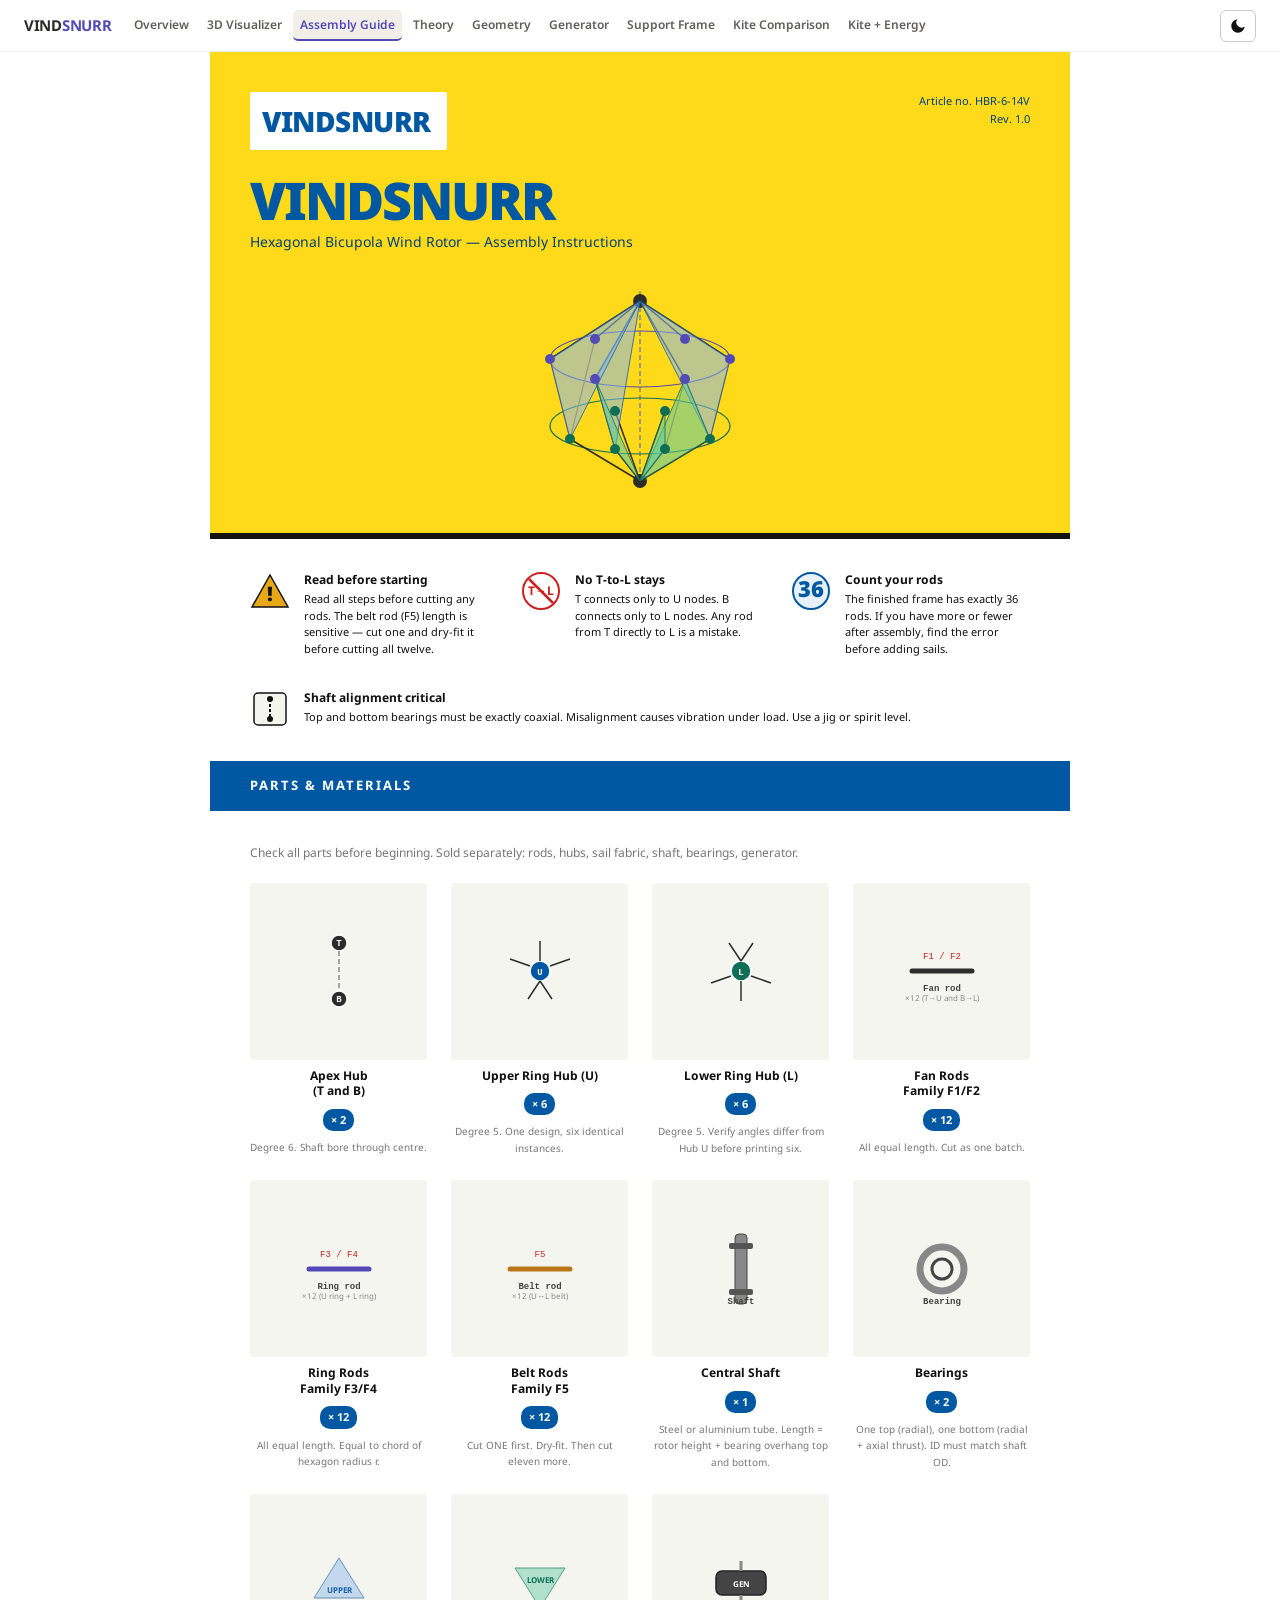
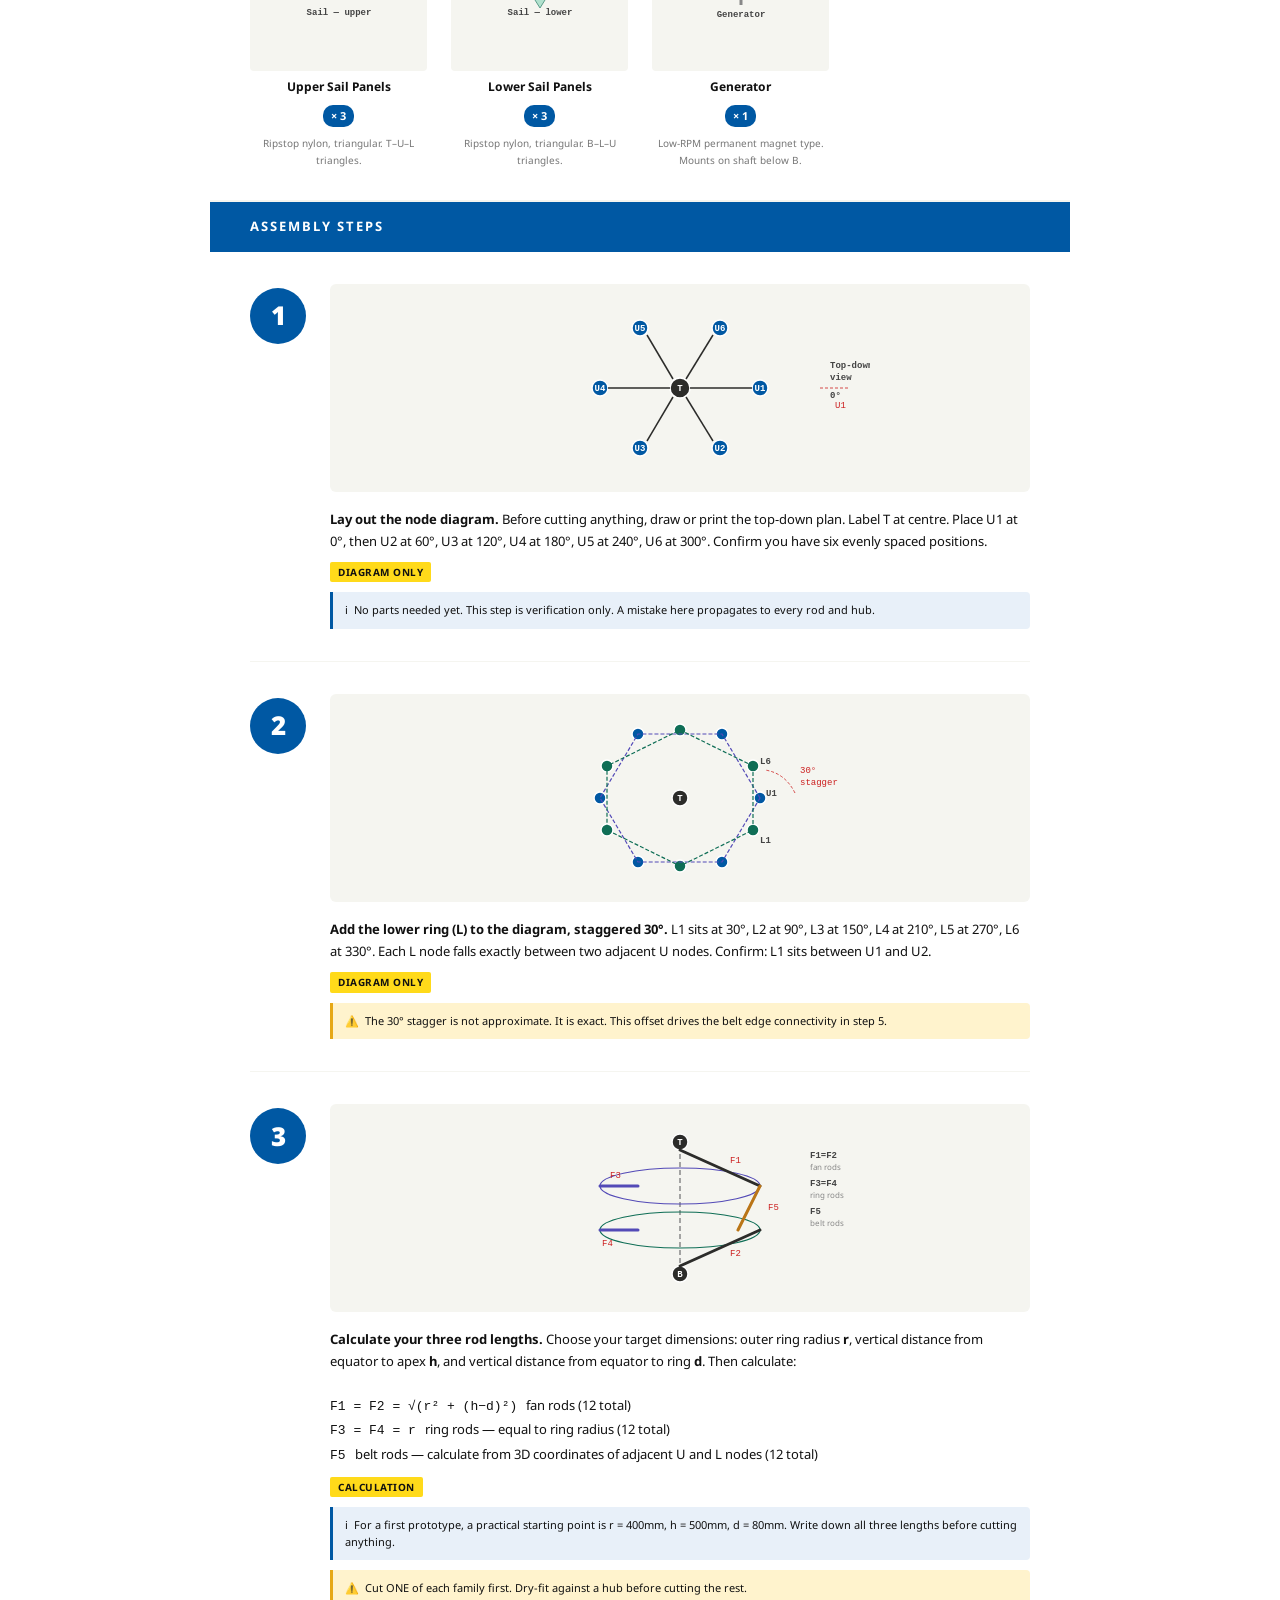
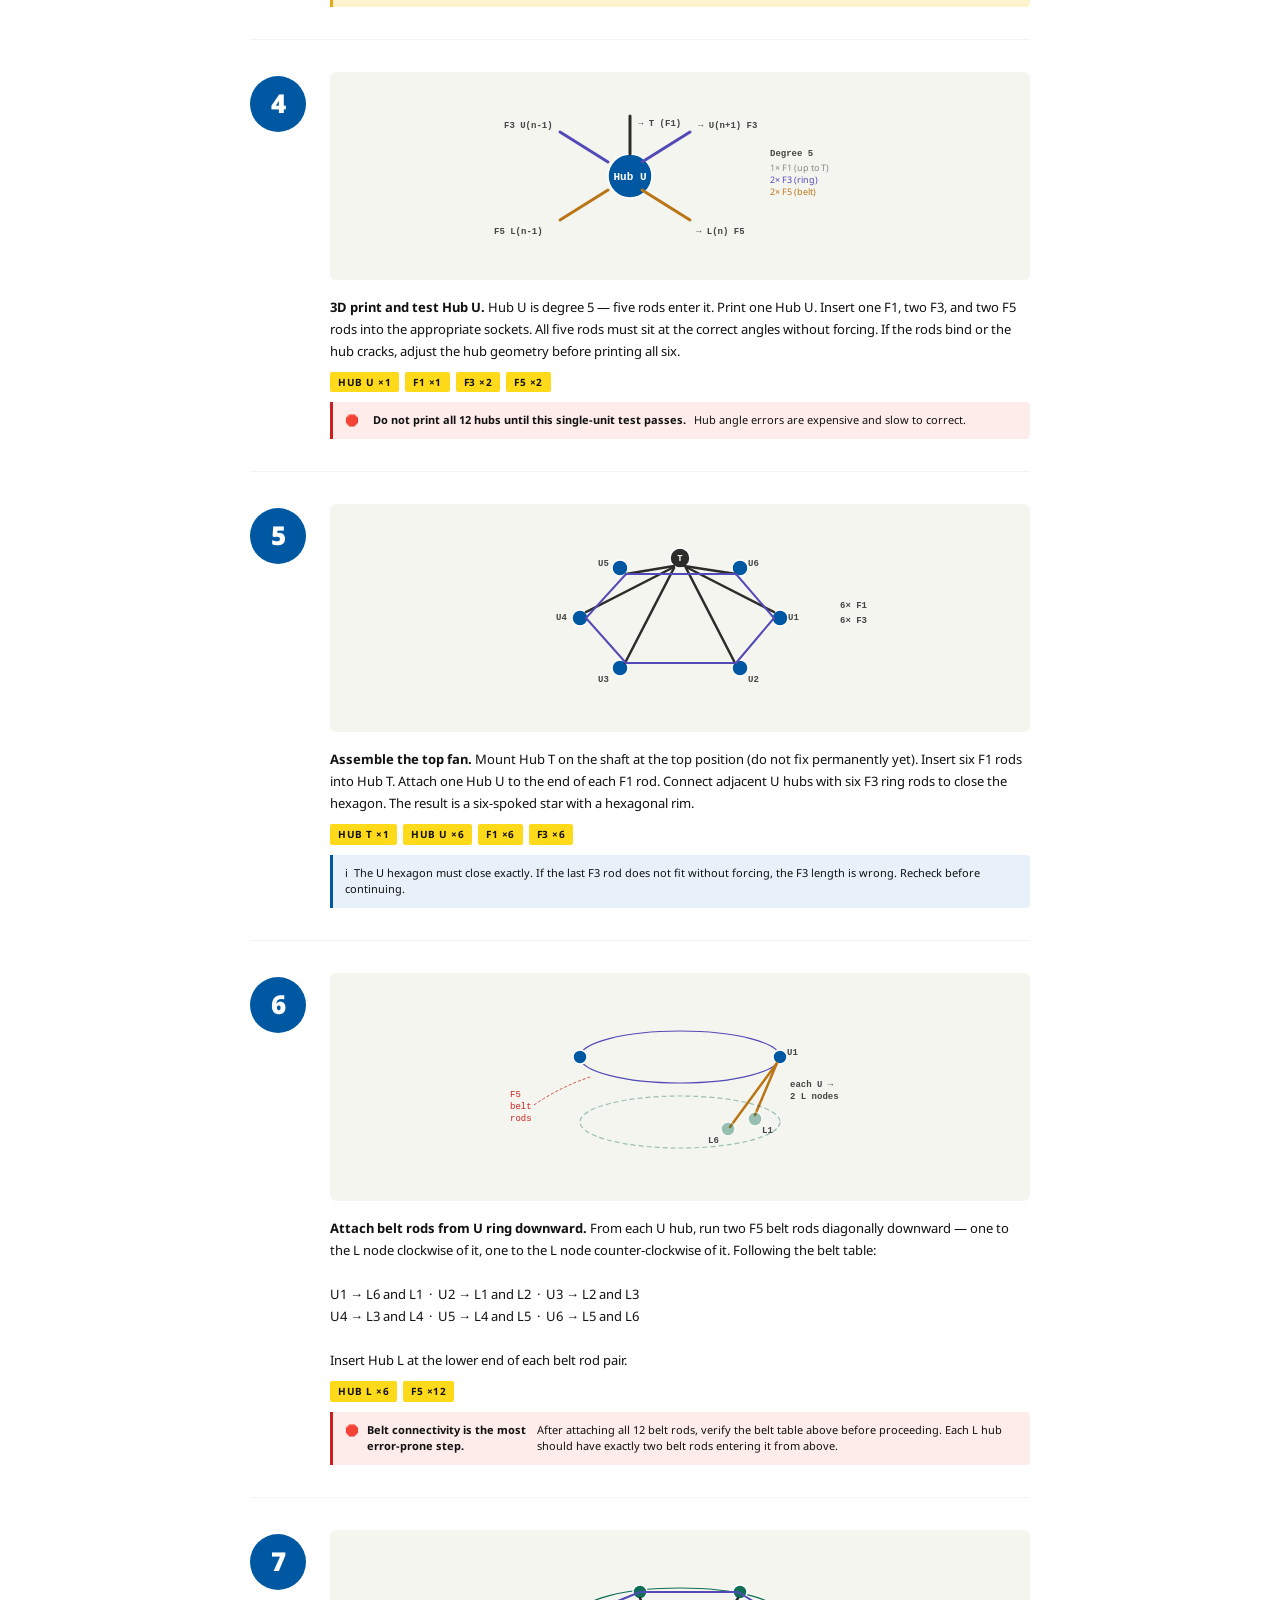
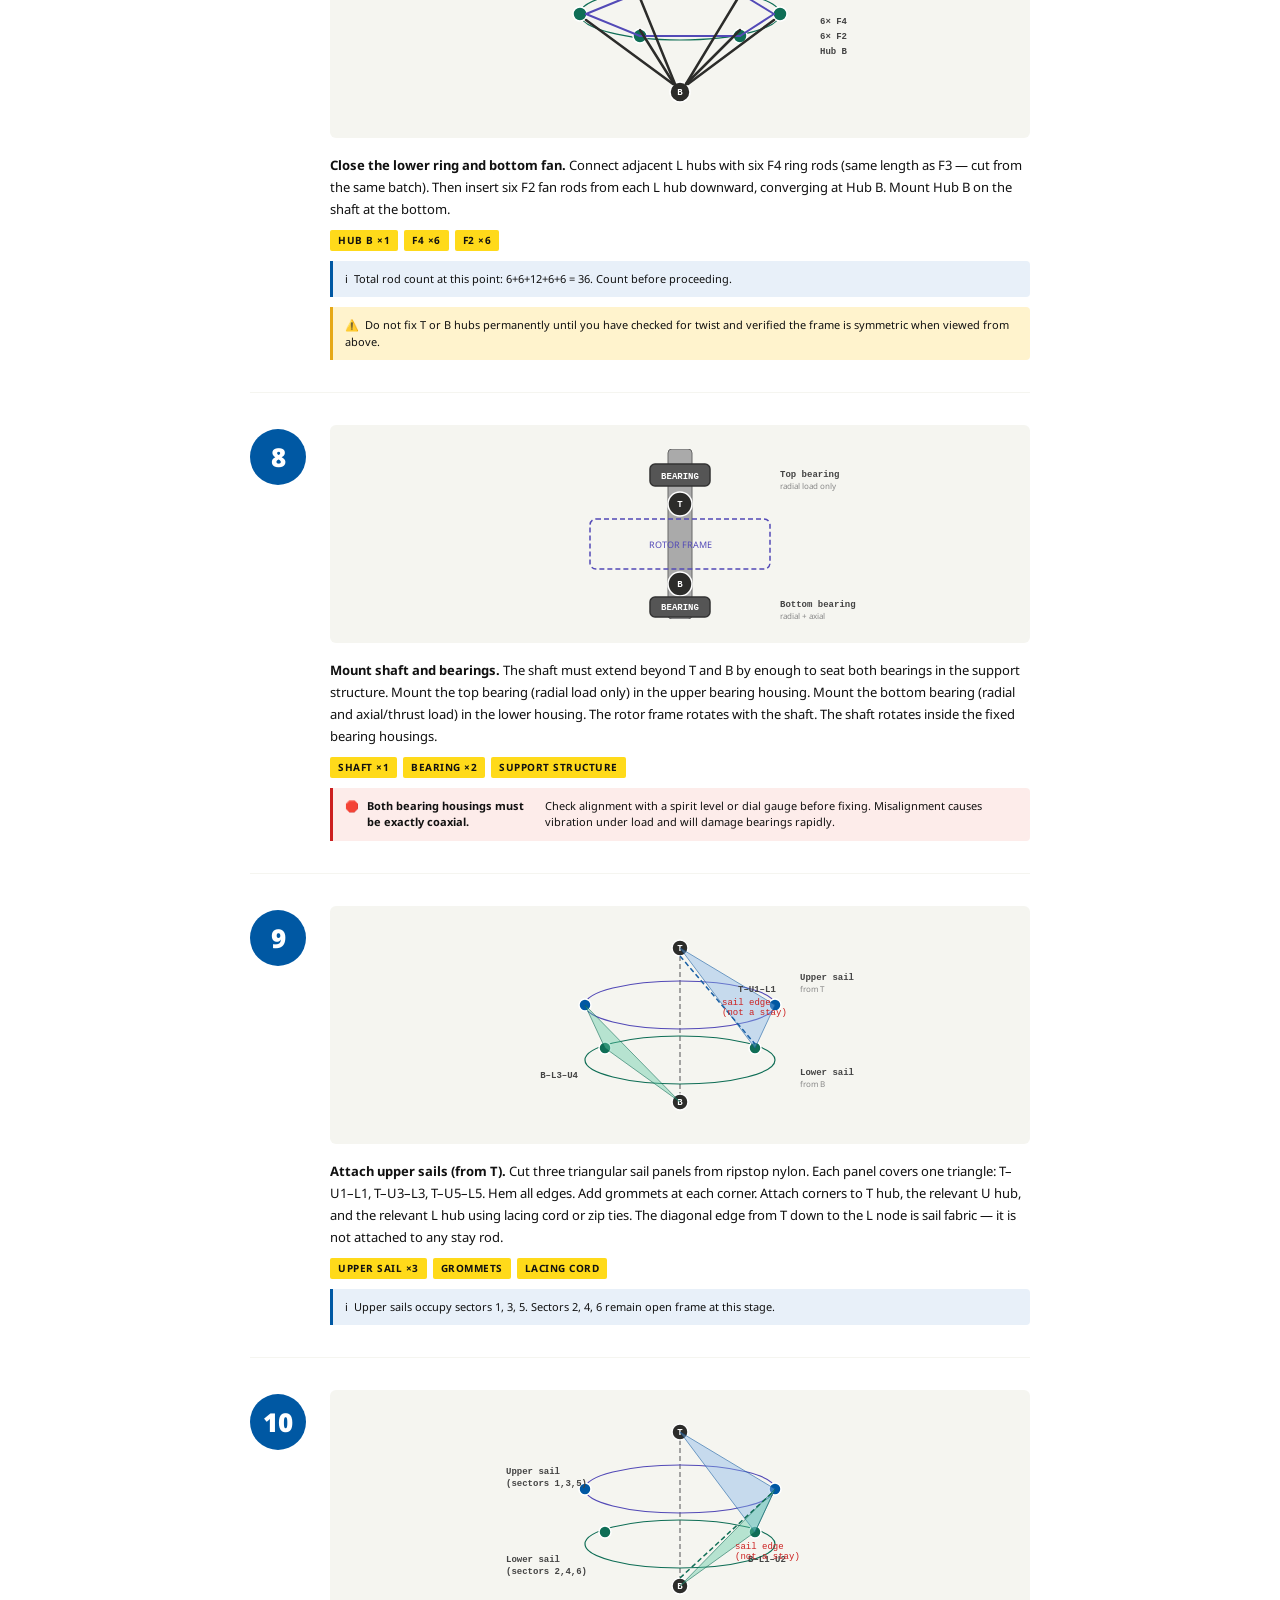
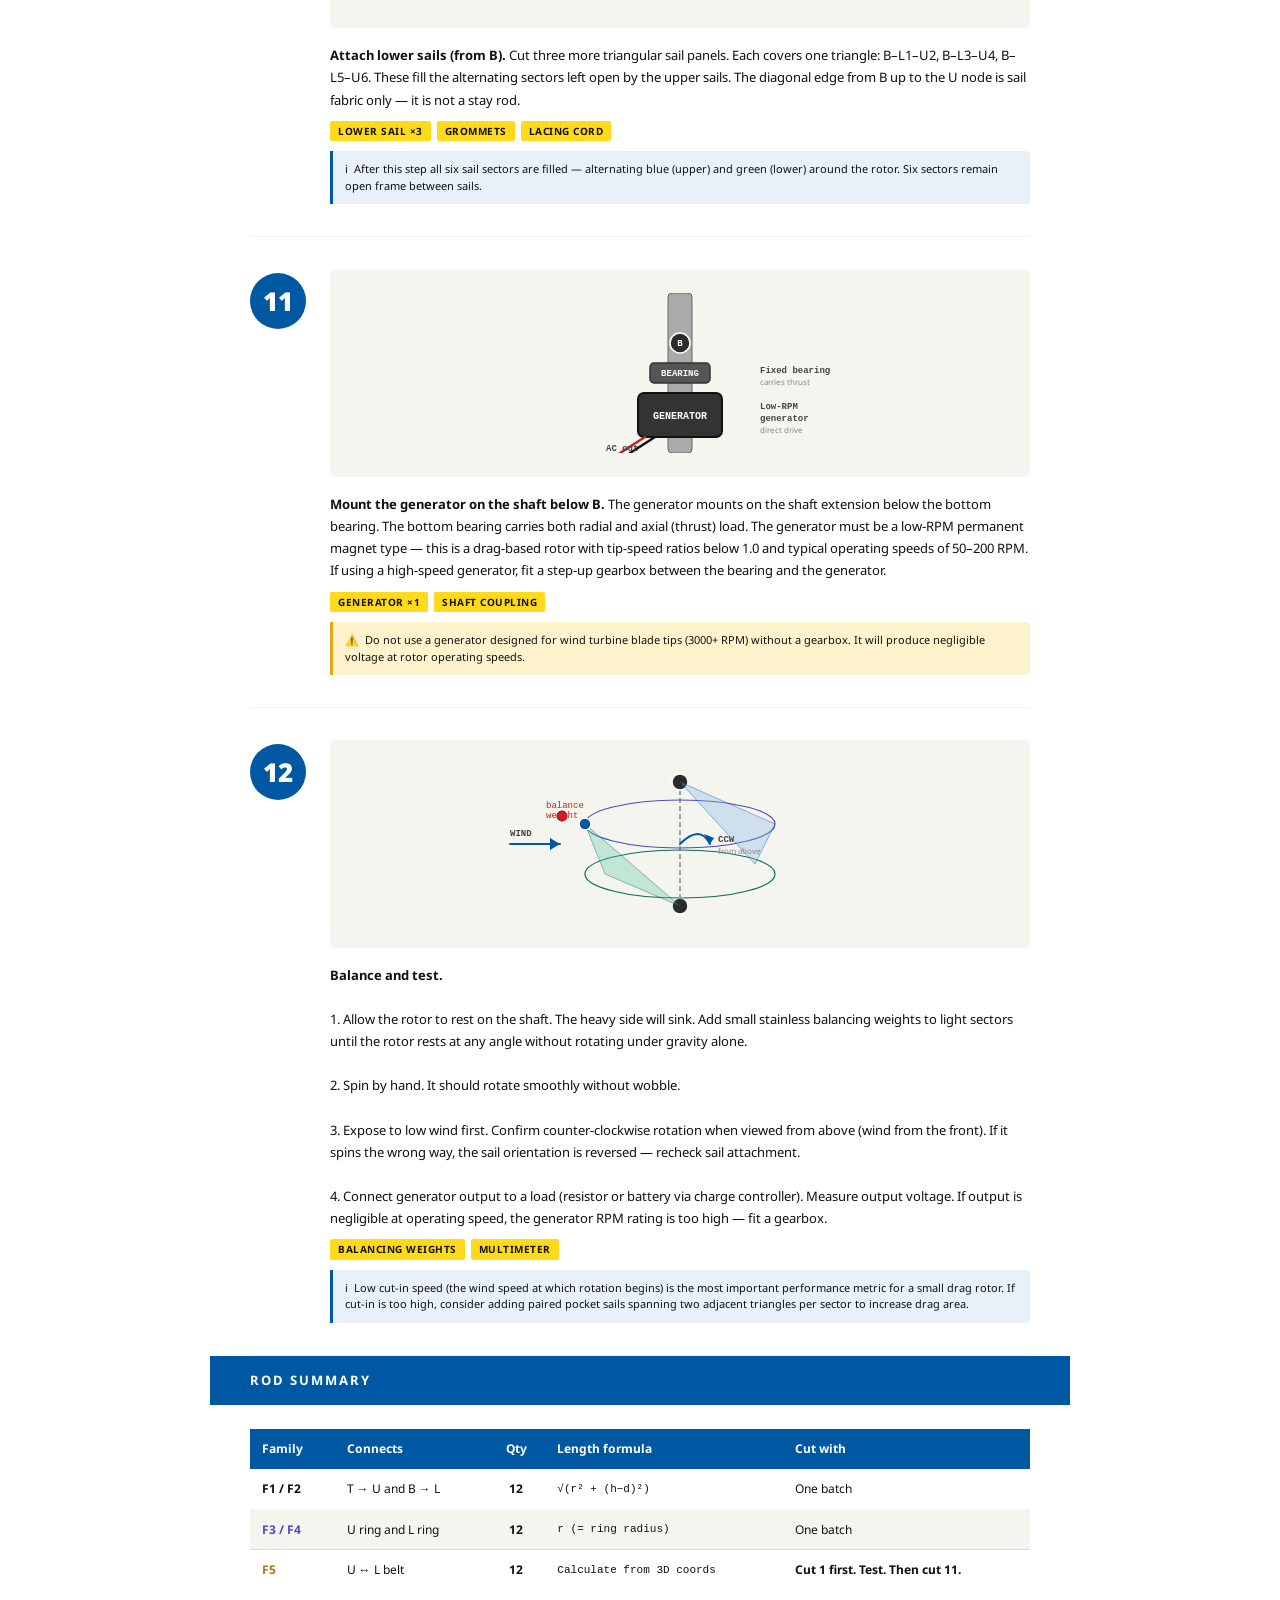
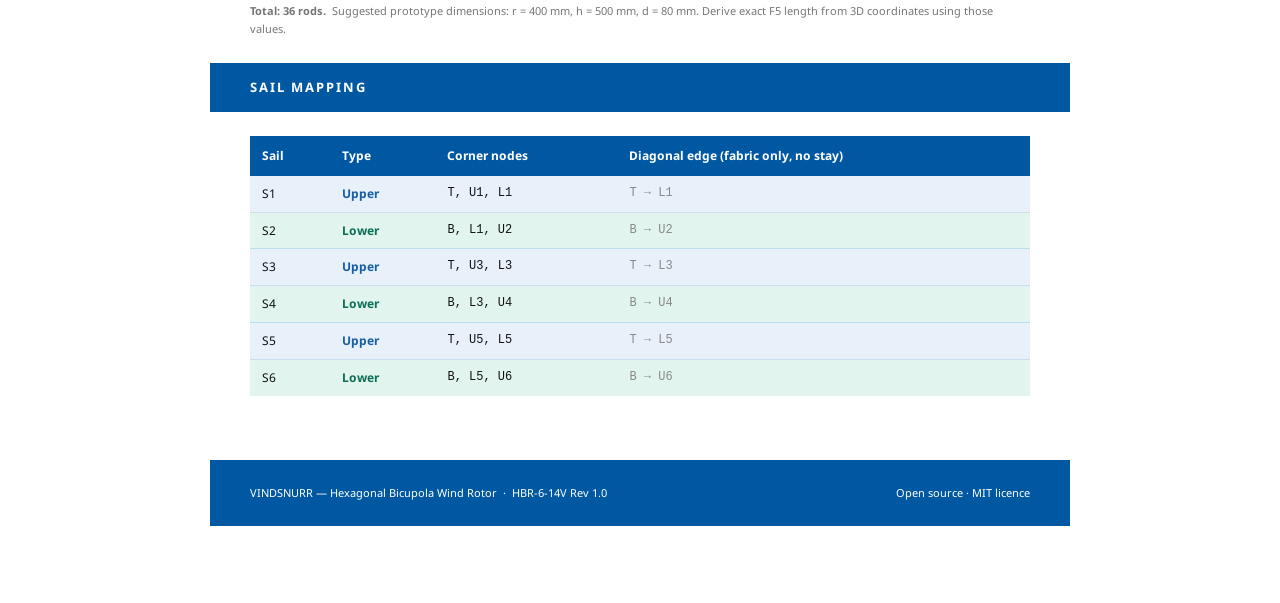
<file: docs/step-by-step.html>
<!DOCTYPE html>
<html lang="en">
<head>
<meta charset="UTF-8">
<meta name="viewport" content="width=device-width, initial-scale=1.0">
<title>Assembly Guide — VINDSNURR</title>
<link rel="stylesheet" href="site.css">
<style>
  @import url('https://fonts.googleapis.com/css2?family=Noto+Sans:wght@400;700;900&display=swap');

  :root {
    --yellow: #FFDA1A;
    --blue: #0058A3;
    --blue-dark: #003F7A;
    --blue-light: #E8F0F9;
    --black: #111111;
    --gray: #767676;
    --gray-light: #F5F5F0;
    --white: #FFFFFF;
    --red: #CC2020;
    --step-size: 56px;
    --bg-body:   #FFFFFF;
    --text-body: #111111;
    --toggle-bg: #FFFFFF;
    --toggle-bd: #cccccc;
    --toggle-hov:#f5f5f5;
    --focus-ring:#004499;
  }
  @media (prefers-color-scheme: dark) {
    :root {
      --bg-body:    #1a1a1a;
      --text-body:  #e8e8e8;
      --blue-light: #1a2a3a;
      --gray-light: #2a2a28;
      --toggle-bg:  #252523;
      --toggle-bd:  #444442;
      --toggle-hov: #2e2e2b;
      --focus-ring: #99ccff;
    }
  }
  [data-theme="dark"] {
    --bg-body:    #1a1a1a;
    --text-body:  #e8e8e8;
    --blue-light: #1a2a3a;
    --gray-light: #2a2a28;
    --toggle-bg:  #252523;
    --toggle-bd:  #444442;
    --toggle-hov: #2e2e2b;
    --focus-ring: #99ccff;
  }
  [data-theme="light"] {
    --bg-body:    #FFFFFF;
    --text-body:  #111111;
    --blue-light: #E8F0F9;
    --gray-light: #F5F5F0;
    --toggle-bg:  #FFFFFF;
    --toggle-bd:  #cccccc;
    --toggle-hov: #f5f5f5;
    --focus-ring: #004499;
  }

  * { box-sizing: border-box; margin: 0; padding: 0; }

  body {
    font-family: 'Noto Sans', Arial, sans-serif;
    background: var(--bg-body);
    color: var(--text-body);
  }
  .page-content {
    max-width: 860px;
    margin: 0 auto;
    padding: 0 0 80px;
  }

  /* ── THEME TOGGLE ── */
  .theme-bar {
    display: flex;
    justify-content: flex-end;
    padding: 10px 40px 0;
  }
  #theme-toggle {
    padding: 6px 8px;
    border: 1px solid var(--toggle-bd);
    background: var(--toggle-bg);
    color: var(--text-body);
    cursor: pointer;
    border-radius: 6px;
    display: flex;
    align-items: center;
    justify-content: center;
  }
  #theme-toggle:hover { background: var(--toggle-hov); }
  #theme-toggle:focus { outline: 2px solid var(--focus-ring); outline-offset: 2px; }
  .sun-icon  { display: none; }
  .moon-icon { display: block; }
  @media (prefers-color-scheme: dark) {
    .sun-icon  { display: block; }
    .moon-icon { display: none; }
  }
  [data-theme="dark"] .sun-icon  { display: block; }
  [data-theme="dark"] .moon-icon { display: none; }
  [data-theme="light"] .sun-icon  { display: none; }
  [data-theme="light"] .moon-icon { display: block; }

  /* ── COVER ── */
  .cover {
    background: var(--yellow);
    padding: 40px 40px 32px;
    display: flex;
    flex-direction: column;
    gap: 0;
  }
  .cover-top {
    display: flex;
    justify-content: space-between;
    align-items: flex-start;
    margin-bottom: 24px;
  }
  .brand {
    font-size: 28px;
    font-weight: 900;
    letter-spacing: -0.5px;
    color: var(--blue);
    background: var(--white);
    padding: 6px 16px 6px 12px;
    border-radius: 2px;
  }
  .article-no {
    font-size: 11px;
    color: var(--blue-dark);
    text-align: right;
    line-height: 1.6;
  }
  .product-name {
    font-size: 52px;
    font-weight: 900;
    letter-spacing: -2px;
    color: var(--blue);
    line-height: 1;
    margin-bottom: 4px;
  }
  .product-sub {
    font-size: 14px;
    color: var(--blue-dark);
    font-weight: 400;
    margin-bottom: 28px;
  }
  .cover-diagram {
    display: flex;
    justify-content: center;
  }

  /* ── WARNINGS PAGE ── */
  .warnings {
    background: var(--white);
    border-top: 6px solid var(--black);
    padding: 32px 40px;
    display: flex;
    gap: 32px;
    flex-wrap: wrap;
  }
  .warning-box {
    display: flex;
    gap: 14px;
    align-items: flex-start;
    flex: 1;
    min-width: 220px;
  }
  .warning-icon {
    width: 40px;
    height: 40px;
    flex-shrink: 0;
  }
  .warning-text {
    font-size: 11px;
    line-height: 1.5;
    color: var(--black);
  }
  .warning-text strong { display: block; font-size: 12px; margin-bottom: 2px; }

  /* ── SECTION HEADER ── */
  .section-head {
    background: var(--blue);
    color: var(--white);
    padding: 14px 40px;
    font-size: 13px;
    font-weight: 700;
    letter-spacing: 2px;
    text-transform: uppercase;
  }

  /* ── PARTS PAGE ── */
  .parts-page {
    padding: 32px 40px;
    border-bottom: 2px solid var(--gray-light);
  }
  .parts-grid {
    display: grid;
    grid-template-columns: repeat(auto-fill, minmax(160px, 1fr));
    gap: 24px;
    margin-top: 20px;
  }
  .part-card {
    display: flex;
    flex-direction: column;
    align-items: center;
    gap: 8px;
  }
  .part-diagram {
    background: var(--gray-light);
    border-radius: 4px;
    display: flex;
    align-items: center;
    justify-content: center;
    width: 100%;
    aspect-ratio: 1;
    padding: 16px;
  }
  .part-label {
    font-size: 12px;
    font-weight: 700;
    text-align: center;
    line-height: 1.3;
  }
  .part-count {
    display: inline-block;
    background: var(--blue);
    color: var(--white);
    font-size: 11px;
    font-weight: 700;
    padding: 2px 8px;
    border-radius: 10px;
    margin-top: 2px;
  }
  .part-note {
    font-size: 10px;
    color: var(--gray);
    text-align: center;
  }

  /* ── STEP ── */
  .steps-container {
    padding: 0 40px;
  }
  .step {
    display: grid;
    grid-template-columns: var(--step-size) 1fr;
    gap: 0;
    border-bottom: 1.5px solid var(--gray-light);
    padding: 32px 0;
    align-items: start;
  }
  .step-number {
    width: var(--step-size);
    height: var(--step-size);
    background: var(--blue);
    color: var(--white);
    font-size: 26px;
    font-weight: 900;
    display: flex;
    align-items: center;
    justify-content: center;
    border-radius: 50%;
    flex-shrink: 0;
    margin-top: 4px;
  }
  .step-content {
    padding-left: 24px;
  }
  .step-diagram {
    background: var(--gray-light);
    border-radius: 6px;
    display: flex;
    align-items: center;
    justify-content: center;
    width: 100%;
    margin-bottom: 16px;
    padding: 24px;
    min-height: 200px;
  }
  .step-text {
    font-size: 13px;
    line-height: 1.7;
    color: var(--black);
    margin-bottom: 8px;
  }
  .step-note {
    display: flex;
    gap: 8px;
    background: var(--blue-light);
    border-left: 3px solid var(--blue);
    padding: 10px 12px;
    font-size: 11px;
    line-height: 1.5;
    border-radius: 0 4px 4px 0;
    margin-top: 10px;
  }
  .step-warn {
    display: flex;
    gap: 8px;
    background: #FFF3CD;
    border-left: 3px solid #E6A817;
    padding: 10px 12px;
    font-size: 11px;
    line-height: 1.5;
    border-radius: 0 4px 4px 0;
    margin-top: 10px;
  }
  .step-stop {
    display: flex;
    gap: 8px;
    background: #FDECEA;
    border-left: 3px solid var(--red);
    padding: 10px 12px;
    font-size: 11px;
    line-height: 1.5;
    border-radius: 0 4px 4px 0;
    margin-top: 10px;
  }
  .parts-used {
    display: flex;
    gap: 6px;
    flex-wrap: wrap;
    margin-top: 10px;
  }
  .part-tag {
    background: var(--yellow);
    color: var(--black);
    font-size: 10px;
    font-weight: 700;
    padding: 2px 8px;
    border-radius: 2px;
    letter-spacing: 0.5px;
  }

  /* ── FOOTER ── */
  .doc-footer {
    background: var(--blue);
    color: var(--white);
    padding: 24px 40px;
    display: flex;
    justify-content: space-between;
    align-items: center;
    font-size: 11px;
    margin-top: 40px;
  }
  .doc-footer a { color: var(--yellow); }

  /* ── SVG helpers ── */
  .node-T  { fill: #2c2c2a; }
  .node-U  { fill: #534ab7; }
  .node-L  { fill: #0f6e56; }
  .node-B  { fill: #2c2c2a; }
  .stay    { stroke: #2c2c2a; stroke-width: 1.5; fill: none; }
  .sail-T  { fill: rgba(133,183,235,0.55); stroke: #185fa5; stroke-width: 0.8; }
  .sail-B  { fill: rgba(93,202,165,0.55);  stroke: #0f6e56; stroke-width: 0.8; }
  .shaft   { stroke: #888; stroke-width: 1.5; stroke-dasharray: 5 3; fill: none; }
  .ring    { stroke: #534ab7; stroke-width: 1.2; fill: none; }
  .ring-L  { stroke: #0f6e56; stroke-width: 1.2; fill: none; }
  .belt    { stroke: #ba7517; stroke-width: 1.2; fill: none; }
  .rod-f1  { stroke: #2c2c2a; stroke-width: 2.5; stroke-linecap: round; }
  .rod-f3  { stroke: #534ab7; stroke-width: 2.5; stroke-linecap: round; }
  .rod-f5  { stroke: #ba7517; stroke-width: 2.5; stroke-linecap: round; }
  .hub     { fill: var(--blue); stroke: #fff; stroke-width: 1.5; }
  .hub-L   { fill: #0f6e56; stroke: #fff; stroke-width: 1.5; }
  .hub-apex { fill: #2c2c2a; stroke: #fff; stroke-width: 1.5; }
  .dim     { stroke: #cc2020; stroke-width: 0.8; fill: none; stroke-dasharray: 3 2; }
  .dim-text { font-size: 9px; fill: #cc2020; font-family: monospace; }
  .lbl     { font-size: 9px; fill: #444; font-family: monospace; font-weight: 700; }
  .lbl-w   { font-size: 9px; fill: #fff; font-family: monospace; font-weight: 700; }
</style>
</head>
<body>

<header class="site-header">
  <a class="site-logo" href="index.html">VIND<span>SNURR</span></a>
  <nav class="site-nav" aria-label="Site">
    <a href="index.html">Overview</a>
    <a href="viz.html">3D Visualizer</a>
    <a href="step-by-step.html">Assembly Guide</a>
    <a href="theory.html">Theory</a>
    <a href="geometry-comparison.html">Geometry</a>
    <a href="generator.html">Generator</a>
    <a href="support-frame.html">Support Frame</a>
    <a href="kite-comparison.html">Kite Comparison</a>
    <a href="kite-energy.html">Kite + Energy</a>
  </nav>
  <button id="theme-toggle" aria-label="Switch to dark mode">
    <svg aria-hidden="true" class="sun-icon" viewBox="0 0 24 24" width="18" height="18">
      <circle cx="12" cy="12" r="5" fill="currentColor"/>
      <path fill="currentColor" stroke="currentColor" stroke-width="1.5" stroke-linecap="round"
            d="M12 2v2M12 20v2M4.22 4.22l1.42 1.42M18.36 18.36l1.42 1.42M2 12h2M20 12h2M4.22 19.78l1.42-1.42M18.36 5.64l1.42-1.42"/>
    </svg>
    <svg aria-hidden="true" class="moon-icon" viewBox="0 0 24 24" width="18" height="18">
      <path fill="currentColor" d="M21 12.79A9 9 0 1 1 11.21 3 7 7 0 0 0 21 12.79z"/>
    </svg>
  </button>
</header>

<div class="page-content">

<!-- ══════════════════════════════════════════
     COVER
══════════════════════════════════════════ -->
<div class="cover">
  <div class="cover-top">
    <div class="brand">VINDSNURR</div>
    <div class="article-no">
      Article no. HBR-6-14V<br>
      Rev. 1.0
    </div>
  </div>
  <div class="product-name">VINDSNURR</div>
  <div class="product-sub">Hexagonal Bicupola Wind Rotor — Assembly Instructions</div>
  <div class="cover-diagram">
    <svg width="260" height="220" viewBox="0 0 260 220">
      <!-- simplified front-view rotor icon for cover -->
      <!-- shaft -->
      <line class="shaft" x1="130" y1="10" x2="130" y2="210"/>
      <!-- T -->
      <circle class="node-T" cx="130" cy="20" r="7"/>
      <!-- B -->
      <circle class="node-B" cx="130" cy="200" r="7"/>
      <!-- U ring approximate -->
      <ellipse class="ring" cx="130" cy="78" rx="90" ry="28"/>
      <!-- L ring approximate -->
      <ellipse class="ring-L" cx="130" cy="145" rx="90" ry="28"/>
      <!-- fan lines T -->
      <line class="stay" x1="130" y1="20" x2="220" y2="78"/>
      <line class="stay" x1="130" y1="20" x2="175" y2="58"/>
      <line class="stay" x1="130" y1="20" x2="85" y2="58"/>
      <line class="stay" x1="130" y1="20" x2="40" y2="78"/>
      <line class="stay" x1="130" y1="20" x2="85" y2="98"/>
      <line class="stay" x1="130" y1="20" x2="175" y2="98"/>
      <!-- fan lines B -->
      <line class="stay" x1="130" y1="200" x2="200" y2="158"/>
      <line class="stay" x1="130" y1="200" x2="155" y2="168"/>
      <line class="stay" x1="130" y1="200" x2="105" y2="168"/>
      <line class="stay" x1="130" y1="200" x2="60" y2="158"/>
      <line class="stay" x1="130" y1="200" x2="105" y2="130"/>
      <line class="stay" x1="130" y1="200" x2="155" y2="130"/>
      <!-- belt lines approximate -->
      <line class="belt" x1="220" y1="78" x2="200" y2="158"/>
      <line class="belt" x1="175" y1="98" x2="200" y2="158"/>
      <line class="belt" x1="175" y1="98" x2="155" y2="168"/>
      <line class="belt" x1="85"  y1="98" x2="105" y2="168"/>
      <line class="belt" x1="40"  y1="78" x2="60"  y2="158"/>
      <line class="belt" x1="85"  y1="58" x2="60"  y2="158"/>
      <!-- sail fills -->
      <polygon class="sail-T" points="130,20 220,78 200,158"/>
      <polygon class="sail-T" points="130,20 85,98 105,168"/>
      <polygon class="sail-T" points="130,20 40,78 60,158"/>
      <polygon class="sail-B" points="130,200 200,158 175,98"/>
      <polygon class="sail-B" points="130,200 155,168 155,130"/>
      <polygon class="sail-B" points="130,200 105,168 85,98"/>
      <!-- U nodes -->
      <circle class="node-U" cx="220" cy="78" r="5"/>
      <circle class="node-U" cx="175" cy="58" r="5"/>
      <circle class="node-U" cx="85"  cy="58" r="5"/>
      <circle class="node-U" cx="40"  cy="78" r="5"/>
      <circle class="node-U" cx="85"  cy="98" r="5"/>
      <circle class="node-U" cx="175" cy="98" r="5"/>
      <!-- L nodes -->
      <circle class="node-L" cx="200" cy="158" r="5"/>
      <circle class="node-L" cx="155" cy="168" r="5"/>
      <circle class="node-L" cx="105" cy="168" r="5"/>
      <circle class="node-L" cx="60"  cy="158" r="5"/>
      <circle class="node-L" cx="105" cy="130" r="5"/>
      <circle class="node-L" cx="155" cy="130" r="5"/>
    </svg>
  </div>
</div>

<!-- ══════════════════════════════════════════
     WARNINGS
══════════════════════════════════════════ -->
<div class="warnings">
  <div class="warning-box">
    <svg class="warning-icon" viewBox="0 0 40 40">
      <polygon points="20,4 38,36 2,36" fill="#E6A817" stroke="#111" stroke-width="1.5"/>
      <text x="20" y="30" text-anchor="middle" font-size="20" font-weight="900" fill="#111">!</text>
    </svg>
    <div class="warning-text">
      <strong>Read before starting</strong>
      Read all steps before cutting any rods. The belt rod (F5) length is sensitive — cut one and dry-fit it before cutting all twelve.
    </div>
  </div>
  <div class="warning-box">
    <svg class="warning-icon" viewBox="0 0 40 40">
      <circle cx="20" cy="20" r="18" fill="none" stroke="#cc2020" stroke-width="2"/>
      <line x1="8" y1="8" x2="32" y2="32" stroke="#cc2020" stroke-width="2.5"/>
      <text x="20" y="24" text-anchor="middle" font-size="12" font-weight="700" fill="#cc2020">T→L</text>
    </svg>
    <div class="warning-text">
      <strong>No T-to-L stays</strong>
      T connects only to U nodes. B connects only to L nodes. Any rod from T directly to L is a mistake.
    </div>
  </div>
  <div class="warning-box">
    <svg class="warning-icon" viewBox="0 0 40 40">
      <circle cx="20" cy="20" r="18" fill="#E8F0F9" stroke="#0058A3" stroke-width="2"/>
      <text x="20" y="26" text-anchor="middle" font-size="22" font-weight="900" fill="#0058A3">36</text>
    </svg>
    <div class="warning-text">
      <strong>Count your rods</strong>
      The finished frame has exactly 36 rods. If you have more or fewer after assembly, find the error before adding sails.
    </div>
  </div>
  <div class="warning-box">
    <svg class="warning-icon" viewBox="0 0 40 40">
      <rect x="4" y="4" width="32" height="32" rx="4" fill="#f5f5f0" stroke="#111" stroke-width="1.5"/>
      <line x1="20" y1="10" x2="20" y2="30" stroke="#111" stroke-width="2" stroke-dasharray="3 2"/>
      <circle cx="20" cy="10" r="3" fill="#111"/>
      <circle cx="20" cy="30" r="3" fill="#111"/>
    </svg>
    <div class="warning-text">
      <strong>Shaft alignment critical</strong>
      Top and bottom bearings must be exactly coaxial. Misalignment causes vibration under load. Use a jig or spirit level.
    </div>
  </div>
</div>

<!-- ══════════════════════════════════════════
     PARTS LIST
══════════════════════════════════════════ -->
<div class="section-head">Parts &amp; Materials</div>
<div class="parts-page">
  <p style="font-size:12px;color:var(--gray);margin-bottom:4px">Check all parts before beginning. Sold separately: rods, hubs, sail fabric, shaft, bearings, generator.</p>

  <div class="parts-grid">

    <div class="part-card">
      <div class="part-diagram">
        <svg width="80" height="80" viewBox="0 0 80 80">
          <circle cx="40" cy="12" r="8" class="hub-apex"/>
          <text x="40" y="15" text-anchor="middle" class="lbl-w">T</text>
          <line x1="40" y1="20" x2="40" y2="68" class="shaft"/>
          <circle cx="40" cy="68" r="8" class="hub-apex"/>
          <text x="40" y="71" text-anchor="middle" class="lbl-w">B</text>
        </svg>
      </div>
      <div class="part-label">Apex Hub<br>(T and B)</div>
      <span class="part-count">× 2</span>
      <div class="part-note">Degree 6. Shaft bore through centre.</div>
    </div>

    <div class="part-card">
      <div class="part-diagram">
        <svg width="80" height="80" viewBox="0 0 80 80">
          <circle cx="40" cy="40" r="10" class="hub"/>
          <line x1="40" y1="30" x2="40" y2="10" class="stay"/>
          <line x1="40" y1="50" x2="28" y2="68" class="stay"/>
          <line x1="40" y1="50" x2="52" y2="68" class="stay"/>
          <line x1="30" y1="35" x2="10" y2="28" class="stay"/>
          <line x1="50" y1="35" x2="70" y2="28" class="stay"/>
          <text x="40" y="44" text-anchor="middle" class="lbl-w">U</text>
        </svg>
      </div>
      <div class="part-label">Upper Ring Hub (U)</div>
      <span class="part-count">× 6</span>
      <div class="part-note">Degree 5. One design, six identical instances.</div>
    </div>

    <div class="part-card">
      <div class="part-diagram">
        <svg width="80" height="80" viewBox="0 0 80 80">
          <circle cx="40" cy="40" r="10" class="hub-L"/>
          <line x1="40" y1="50" x2="40" y2="70" class="stay"/>
          <line x1="40" y1="30" x2="28" y2="12" class="stay"/>
          <line x1="40" y1="30" x2="52" y2="12" class="stay"/>
          <line x1="30" y1="45" x2="10" y2="52" class="stay"/>
          <line x1="50" y1="45" x2="70" y2="52" class="stay"/>
          <text x="40" y="44" text-anchor="middle" class="lbl-w">L</text>
        </svg>
      </div>
      <div class="part-label">Lower Ring Hub (L)</div>
      <span class="part-count">× 6</span>
      <div class="part-note">Degree 5. Verify angles differ from Hub U before printing six.</div>
    </div>

    <div class="part-card">
      <div class="part-diagram">
        <svg width="80" height="80" viewBox="0 0 80 80">
          <line x1="10" y1="40" x2="70" y2="40" stroke="#2c2c2a" stroke-width="5" stroke-linecap="round"/>
          <text x="40" y="28" text-anchor="middle" class="dim-text">F1 / F2</text>
          <text x="40" y="60" text-anchor="middle" class="lbl">Fan rod</text>
          <text x="40" y="70" text-anchor="middle" style="font-size:8px;fill:#888">×12 (T→U and B→L)</text>
        </svg>
      </div>
      <div class="part-label">Fan Rods<br>Family F1/F2</div>
      <span class="part-count">× 12</span>
      <div class="part-note">All equal length. Cut as one batch.</div>
    </div>

    <div class="part-card">
      <div class="part-diagram">
        <svg width="80" height="80" viewBox="0 0 80 80">
          <line x1="10" y1="40" x2="70" y2="40" stroke="#534ab7" stroke-width="5" stroke-linecap="round"/>
          <text x="40" y="28" text-anchor="middle" class="dim-text">F3 / F4</text>
          <text x="40" y="60" text-anchor="middle" class="lbl">Ring rod</text>
          <text x="40" y="70" text-anchor="middle" style="font-size:8px;fill:#888">×12 (U ring + L ring)</text>
        </svg>
      </div>
      <div class="part-label">Ring Rods<br>Family F3/F4</div>
      <span class="part-count">× 12</span>
      <div class="part-note">All equal length. Equal to chord of hexagon radius r.</div>
    </div>

    <div class="part-card">
      <div class="part-diagram">
        <svg width="80" height="80" viewBox="0 0 80 80">
          <line x1="10" y1="40" x2="70" y2="40" stroke="#ba7517" stroke-width="5" stroke-linecap="round"/>
          <text x="40" y="28" text-anchor="middle" class="dim-text">F5</text>
          <text x="40" y="60" text-anchor="middle" class="lbl">Belt rod</text>
          <text x="40" y="70" text-anchor="middle" style="font-size:8px;fill:#888">×12 (U↔L belt)</text>
        </svg>
      </div>
      <div class="part-label">Belt Rods<br>Family F5</div>
      <span class="part-count">× 12</span>
      <div class="part-note">Cut ONE first. Dry-fit. Then cut eleven more.</div>
    </div>

    <div class="part-card">
      <div class="part-diagram">
        <svg width="80" height="80" viewBox="0 0 80 80">
          <rect x="34" y="5" width="12" height="70" rx="4" fill="#888" stroke="#444" stroke-width="1"/>
          <rect x="28" y="14" width="24" height="6" rx="2" fill="#555"/>
          <rect x="28" y="60" width="24" height="6" rx="2" fill="#555"/>
          <text x="40" y="75" text-anchor="middle" class="lbl">Shaft</text>
        </svg>
      </div>
      <div class="part-label">Central Shaft</div>
      <span class="part-count">× 1</span>
      <div class="part-note">Steel or aluminium tube. Length = rotor height + bearing overhang top and bottom.</div>
    </div>

    <div class="part-card">
      <div class="part-diagram">
        <svg width="80" height="80" viewBox="0 0 80 80">
          <circle cx="40" cy="40" r="22" fill="none" stroke="#888" stroke-width="7"/>
          <circle cx="40" cy="40" r="10" fill="none" stroke="#444" stroke-width="3"/>
          <text x="40" y="75" text-anchor="middle" class="lbl">Bearing</text>
        </svg>
      </div>
      <div class="part-label">Bearings</div>
      <span class="part-count">× 2</span>
      <div class="part-note">One top (radial), one bottom (radial + axial thrust). ID must match shaft OD.</div>
    </div>

    <div class="part-card">
      <div class="part-diagram">
        <svg width="80" height="80" viewBox="0 0 80 80">
          <polygon points="40,15 65,55 15,55" class="sail-T" style="opacity:0.8"/>
          <text x="40" y="50" text-anchor="middle" style="font-size:8px;fill:#185fa5;font-weight:700">UPPER</text>
          <text x="40" y="72" text-anchor="middle" class="lbl">Sail — upper</text>
        </svg>
      </div>
      <div class="part-label">Upper Sail Panels</div>
      <span class="part-count">× 3</span>
      <div class="part-note">Ripstop nylon, triangular. T–U–L triangles.</div>
    </div>

    <div class="part-card">
      <div class="part-diagram">
        <svg width="80" height="80" viewBox="0 0 80 80">
          <polygon points="40,65 65,25 15,25" class="sail-B" style="opacity:0.8"/>
          <text x="40" y="40" text-anchor="middle" style="font-size:8px;fill:#0f6e56;font-weight:700">LOWER</text>
          <text x="40" y="72" text-anchor="middle" class="lbl">Sail — lower</text>
        </svg>
      </div>
      <div class="part-label">Lower Sail Panels</div>
      <span class="part-count">× 3</span>
      <div class="part-note">Ripstop nylon, triangular. B–L–U triangles.</div>
    </div>

    <div class="part-card">
      <div class="part-diagram">
        <svg width="80" height="80" viewBox="0 0 80 80">
          <rect x="15" y="28" width="50" height="24" rx="6" fill="#444" stroke="#222" stroke-width="1.5"/>
          <line x1="40" y1="18" x2="40" y2="28" stroke="#888" stroke-width="3"/>
          <line x1="40" y1="52" x2="40" y2="62" stroke="#888" stroke-width="3"/>
          <text x="40" y="44" text-anchor="middle" style="font-size:8px;fill:#fff;font-weight:700">GEN</text>
          <text x="40" y="74" text-anchor="middle" class="lbl">Generator</text>
        </svg>
      </div>
      <div class="part-label">Generator</div>
      <span class="part-count">× 1</span>
      <div class="part-note">Low-RPM permanent magnet type. Mounts on shaft below B.</div>
    </div>

  </div>
</div>

<!-- ══════════════════════════════════════════
     STEPS
══════════════════════════════════════════ -->
<div class="section-head">Assembly Steps</div>
<div class="steps-container">

  <!-- STEP 1 -->
  <div class="step">
    <div class="step-number">1</div>
    <div class="step-content">
      <div class="step-diagram">
        <svg width="380" height="160" viewBox="0 0 380 160">
          <!-- Node map top-down schematic -->
          <!-- T centre -->
          <circle cx="190" cy="80" r="10" class="hub-apex"/>
          <text x="190" y="83" text-anchor="middle" class="lbl-w">T</text>
          <!-- U nodes around T -->
          <circle cx="270" cy="80" r="8" class="hub"/>
          <text x="270" y="83" text-anchor="middle" class="lbl-w">U1</text>
          <circle cx="230" cy="20" r="8" class="hub"/>
          <text x="230" y="23" text-anchor="middle" class="lbl-w">U6</text>
          <circle cx="150" cy="20" r="8" class="hub"/>
          <text x="150" y="23" text-anchor="middle" class="lbl-w">U5</text>
          <circle cx="110" cy="80" r="8" class="hub"/>
          <text x="110" y="83" text-anchor="middle" class="lbl-w">U4</text>
          <circle cx="150" cy="140" r="8" class="hub"/>
          <text x="150" y="143" text-anchor="middle" class="lbl-w">U3</text>
          <circle cx="230" cy="140" r="8" class="hub"/>
          <text x="230" y="143" text-anchor="middle" class="lbl-w">U2</text>
          <!-- lines T to U -->
          <line x1="200" y1="80" x2="262" y2="80" class="stay"/>
          <line x1="196" y1="71" x2="223" y2="27" class="stay"/>
          <line x1="183" y1="71" x2="157" y2="27" class="stay"/>
          <line x1="180" y1="80" x2="118" y2="80" class="stay"/>
          <line x1="183" y1="89" x2="157" y2="133" class="stay"/>
          <line x1="196" y1="89" x2="223" y2="133" class="stay"/>
          <!-- label -->
          <text x="340" y="60" class="lbl" fill="#0058A3">Top-down</text>
          <text x="340" y="72" class="lbl" fill="#0058A3">view</text>
          <text x="340" y="90" class="lbl">0°</text>
          <line x1="330" y1="80" x2="360" y2="80" class="dim"/>
          <text x="345" y="100" class="dim-text">U1</text>
        </svg>
      </div>
      <div class="step-text">
        <strong>Lay out the node diagram.</strong> Before cutting anything, draw or print the top-down plan. Label T at centre. Place U1 at 0°, then U2 at 60°, U3 at 120°, U4 at 180°, U5 at 240°, U6 at 300°. Confirm you have six evenly spaced positions.
      </div>
      <div class="parts-used">
        <span class="part-tag">DIAGRAM ONLY</span>
      </div>
      <div class="step-note">ℹ️ &nbsp;No parts needed yet. This step is verification only. A mistake here propagates to every rod and hub.</div>
    </div>
  </div>

  <!-- STEP 2 -->
  <div class="step">
    <div class="step-number">2</div>
    <div class="step-content">
      <div class="step-diagram">
        <svg width="380" height="160" viewBox="0 0 380 160">
          <!-- Top-down with L ring added, staggered 30° -->
          <circle cx="190" cy="80" r="8" class="hub-apex"/>
          <text x="190" y="83" text-anchor="middle" class="lbl-w">T</text>
          <!-- U nodes -->
          <circle cx="270" cy="80" r="6" class="hub"/>
          <text x="276" y="78" class="lbl" fill="#534ab7">U1</text>
          <circle cx="232" cy="16" r="6" class="hub"/>
          <circle cx="148" cy="16" r="6" class="hub"/>
          <circle cx="110" cy="80" r="6" class="hub"/>
          <circle cx="148" cy="144" r="6" class="hub"/>
          <circle cx="232" cy="144" r="6" class="hub"/>
          <!-- L nodes (30° stagger) -->
          <circle cx="263" cy="48" r="6" class="hub-L"/>
          <text x="270" y="46" class="lbl" fill="#0f6e56">L6</text>
          <circle cx="263" cy="112" r="6" class="hub-L"/>
          <text x="270" y="125" class="lbl" fill="#0f6e56">L1</text>
          <circle cx="190" cy="12" r="6" class="hub-L"/>
          <circle cx="117" cy="48" r="6" class="hub-L"/>
          <circle cx="117" cy="112" r="6" class="hub-L"/>
          <circle cx="190" cy="148" r="6" class="hub-L"/>
          <!-- U ring -->
          <polygon points="270,80 232,16 148,16 110,80 148,144 232,144" class="ring" style="stroke-dasharray:4 2"/>
          <!-- L ring -->
          <polygon points="263,48 263,112 190,148 117,112 117,48 190,12" class="ring-L" style="stroke-dasharray:4 2"/>
          <!-- 30° label -->
          <text x="310" y="55" class="dim-text">30°</text>
          <text x="310" y="67" class="dim-text">stagger</text>
          <path d="M305,75 Q295,55 275,52" class="dim"/>
        </svg>
      </div>
      <div class="step-text">
        <strong>Add the lower ring (L) to the diagram, staggered 30°.</strong> L1 sits at 30°, L2 at 90°, L3 at 150°, L4 at 210°, L5 at 270°, L6 at 330°. Each L node falls exactly between two adjacent U nodes. Confirm: L1 sits between U1 and U2.
      </div>
      <div class="parts-used">
        <span class="part-tag">DIAGRAM ONLY</span>
      </div>
      <div class="step-warn">⚠️ &nbsp;The 30° stagger is not approximate. It is exact. This offset drives the belt edge connectivity in step 5.</div>
    </div>
  </div>

  <!-- STEP 3 -->
  <div class="step">
    <div class="step-number">3</div>
    <div class="step-content">
      <div class="step-diagram">
        <svg width="380" height="160" viewBox="0 0 380 160">
          <!-- Side view showing rod families -->
          <!-- shaft -->
          <line x1="190" y1="10" x2="190" y2="150" class="shaft"/>
          <!-- T -->
          <circle cx="190" cy="14" r="8" class="hub-apex"/>
          <text x="190" y="17" text-anchor="middle" class="lbl-w">T</text>
          <!-- B -->
          <circle cx="190" cy="146" r="8" class="hub-apex"/>
          <text x="190" y="149" text-anchor="middle" class="lbl-w">B</text>
          <!-- U ring side -->
          <ellipse cx="190" cy="58" rx="80" ry="18" class="ring"/>
          <!-- L ring side -->
          <ellipse cx="190" cy="102" rx="80" ry="18" class="ring-L"/>
          <!-- F1 rod -->
          <line x1="190" y1="22" x2="270" y2="58" stroke="#2c2c2a" stroke-width="3" stroke-linecap="round"/>
          <text x="240" y="35" class="dim-text">F1</text>
          <!-- F3 rod -->
          <line x1="110" y1="58" x2="148" y2="58" stroke="#534ab7" stroke-width="3" stroke-linecap="round"/>
          <text x="120" y="50" class="dim-text" fill="#534ab7">F3</text>
          <!-- F5 rod -->
          <line x1="270" y1="58" x2="248" y2="102" stroke="#ba7517" stroke-width="3" stroke-linecap="round"/>
          <text x="278" y="82" class="dim-text" fill="#ba7517">F5</text>
          <!-- F2 rod -->
          <line x1="190" y1="138" x2="270" y2="102" stroke="#2c2c2a" stroke-width="3" stroke-linecap="round"/>
          <text x="240" y="128" class="dim-text">F2</text>
          <!-- F4 rod -->
          <line x1="110" y1="102" x2="148" y2="102" stroke="#534ab7" stroke-width="3" stroke-linecap="round"/>
          <text x="112" y="118" class="dim-text" fill="#534ab7">F4</text>
          <!-- labels -->
          <text x="320" y="30" class="lbl">F1=F2</text>
          <text x="320" y="42" style="font-size:8px;fill:#888">fan rods</text>
          <text x="320" y="58" class="lbl" fill="#534ab7">F3=F4</text>
          <text x="320" y="70" style="font-size:8px;fill:#888">ring rods</text>
          <text x="320" y="86" class="lbl" fill="#ba7517">F5</text>
          <text x="320" y="98" style="font-size:8px;fill:#888">belt rods</text>
        </svg>
      </div>
      <div class="step-text">
        <strong>Calculate your three rod lengths.</strong> Choose your target dimensions: outer ring radius <strong>r</strong>, vertical distance from equator to apex <strong>h</strong>, and vertical distance from equator to ring <strong>d</strong>. Then calculate:
        <br><br>
        <code>F1 = F2 = √(r² + (h−d)²)</code> &nbsp;&nbsp;fan rods (12 total)<br>
        <code>F3 = F4 = r</code> &nbsp;&nbsp;ring rods — equal to ring radius (12 total)<br>
        <code>F5</code> &nbsp;&nbsp;belt rods — calculate from 3D coordinates of adjacent U and L nodes (12 total)
      </div>
      <div class="parts-used">
        <span class="part-tag">CALCULATION</span>
      </div>
      <div class="step-note">ℹ️ &nbsp;For a first prototype, a practical starting point is r = 400mm, h = 500mm, d = 80mm. Write down all three lengths before cutting anything.</div>
      <div class="step-warn">⚠️ &nbsp;Cut ONE of each family first. Dry-fit against a hub before cutting the rest.</div>
    </div>
  </div>

  <!-- STEP 4 -->
  <div class="step">
    <div class="step-number">4</div>
    <div class="step-content">
      <div class="step-diagram">
        <svg width="380" height="160" viewBox="0 0 380 160">
          <!-- Hub U detail diagram -->
          <circle cx="140" cy="80" r="22" class="hub"/>
          <text x="140" y="84" text-anchor="middle" class="lbl-w" style="font-size:11px">Hub U</text>
          <!-- 5 rods emanating -->
          <line x1="140" y1="58" x2="140" y2="20" stroke="#2c2c2a" stroke-width="3" stroke-linecap="round"/>
          <text x="148" y="30" class="lbl">→ T (F1)</text>
          <line x1="152" y1="66" x2="200" y2="36" stroke="#534ab7" stroke-width="3" stroke-linecap="round"/>
          <text x="208" y="32" class="lbl" fill="#534ab7">→ U(n+1) F3</text>
          <line x1="118" y1="66" x2="70" y2="36" stroke="#534ab7" stroke-width="3" stroke-linecap="round"/>
          <text x="14" y="32" class="lbl" fill="#534ab7">F3 U(n-1)</text>
          <line x1="152" y1="94" x2="200" y2="124" stroke="#ba7517" stroke-width="3" stroke-linecap="round"/>
          <text x="206" y="138" class="lbl" fill="#ba7517">→ L(n) F5</text>
          <line x1="118" y1="94" x2="70" y2="124" stroke="#ba7517" stroke-width="3" stroke-linecap="round"/>
          <text x="4" y="138" class="lbl" fill="#ba7517">F5 L(n-1)</text>
          <!-- degree label -->
          <text x="280" y="60" class="lbl">Degree 5</text>
          <text x="280" y="75" style="font-size:9px;fill:#888">1× F1 (up to T)</text>
          <text x="280" y="87" style="font-size:9px;fill:#534ab7">2× F3 (ring)</text>
          <text x="280" y="99" style="font-size:9px;fill:#ba7517">2× F5 (belt)</text>
        </svg>
      </div>
      <div class="step-text">
        <strong>3D print and test Hub U.</strong> Hub U is degree 5 — five rods enter it. Print one Hub U. Insert one F1, two F3, and two F5 rods into the appropriate sockets. All five rods must sit at the correct angles without forcing. If the rods bind or the hub cracks, adjust the hub geometry before printing all six.
      </div>
      <div class="parts-used">
        <span class="part-tag">HUB U ×1</span>
        <span class="part-tag">F1 ×1</span>
        <span class="part-tag">F3 ×2</span>
        <span class="part-tag">F5 ×2</span>
      </div>
      <div class="step-stop">🛑 &nbsp;<strong>Do not print all 12 hubs until this single-unit test passes.</strong> Hub angle errors are expensive and slow to correct.</div>
    </div>
  </div>

  <!-- STEP 5 -->
  <div class="step">
    <div class="step-number">5</div>
    <div class="step-content">
      <div class="step-diagram">
        <svg width="380" height="180" viewBox="0 0 380 180">
          <!-- Top fan assembly diagram -->
          <circle cx="190" cy="30" r="10" class="hub-apex"/>
          <text x="190" y="33" text-anchor="middle" class="lbl-w">T</text>
          <!-- U hubs below T, fanned out -->
          <circle cx="290" cy="90" r="8" class="hub"/>
          <text x="298" y="92" class="lbl" fill="#534ab7">U1</text>
          <circle cx="250" cy="40" r="8" class="hub"/>
          <text x="258" y="38" class="lbl" fill="#534ab7">U6</text>
          <circle cx="130" cy="40" r="8" class="hub"/>
          <text x="108" y="38" class="lbl" fill="#534ab7">U5</text>
          <circle cx="90" cy="90" r="8" class="hub"/>
          <text x="66" y="92" class="lbl" fill="#534ab7">U4</text>
          <circle cx="130" cy="140" r="8" class="hub"/>
          <text x="108" y="154" class="lbl" fill="#534ab7">U3</text>
          <circle cx="250" cy="140" r="8" class="hub"/>
          <text x="258" y="154" class="lbl" fill="#534ab7">U2</text>
          <!-- F1 rods T to U -->
          <line x1="196" y1="39" x2="284" y2="84" stroke="#2c2c2a" stroke-width="2.5" stroke-linecap="round"/>
          <line x1="194" y1="38" x2="246" y2="46" stroke="#2c2c2a" stroke-width="2.5" stroke-linecap="round"/>
          <line x1="184" y1="38" x2="136" y2="46" stroke="#2c2c2a" stroke-width="2.5" stroke-linecap="round"/>
          <line x1="184" y1="39" x2="96"  y2="84" stroke="#2c2c2a" stroke-width="2.5" stroke-linecap="round"/>
          <line x1="184" y1="40" x2="135" y2="135" stroke="#2c2c2a" stroke-width="2.5" stroke-linecap="round"/>
          <line x1="196" y1="40" x2="245" y2="135" stroke="#2c2c2a" stroke-width="2.5" stroke-linecap="round"/>
          <!-- F3 ring rods U to U -->
          <line x1="284" y1="90" x2="246" y2="46" stroke="#534ab7" stroke-width="2" stroke-linecap="round"/>
          <line x1="246" y1="46" x2="136" y2="46" stroke="#534ab7" stroke-width="2" stroke-linecap="round"/>
          <line x1="136" y1="46" x2="96"  y2="90" stroke="#534ab7" stroke-width="2" stroke-linecap="round"/>
          <line x1="96"  y1="90" x2="136" y2="135" stroke="#534ab7" stroke-width="2" stroke-linecap="round"/>
          <line x1="136" y1="135" x2="246" y2="135" stroke="#534ab7" stroke-width="2" stroke-linecap="round"/>
          <line x1="246" y1="135" x2="284" y2="90" stroke="#534ab7" stroke-width="2" stroke-linecap="round"/>
          <!-- label -->
          <text x="350" y="80" class="lbl">6× F1</text>
          <text x="350" y="95" class="lbl" fill="#534ab7">6× F3</text>
        </svg>
      </div>
      <div class="step-text">
        <strong>Assemble the top fan.</strong> Mount Hub T on the shaft at the top position (do not fix permanently yet). Insert six F1 rods into Hub T. Attach one Hub U to the end of each F1 rod. Connect adjacent U hubs with six F3 ring rods to close the hexagon. The result is a six-spoked star with a hexagonal rim.
      </div>
      <div class="parts-used">
        <span class="part-tag">HUB T ×1</span>
        <span class="part-tag">HUB U ×6</span>
        <span class="part-tag">F1 ×6</span>
        <span class="part-tag">F3 ×6</span>
      </div>
      <div class="step-note">ℹ️ &nbsp;The U hexagon must close exactly. If the last F3 rod does not fit without forcing, the F3 length is wrong. Recheck before continuing.</div>
    </div>
  </div>

  <!-- STEP 6 -->
  <div class="step">
    <div class="step-number">6</div>
    <div class="step-content">
      <div class="step-diagram">
        <svg width="380" height="180" viewBox="0 0 380 180">
          <!-- Belt rods added from U down to L positions -->
          <!-- U ring top (same as step 5 outline) -->
          <ellipse cx="190" cy="60" rx="100" ry="26" class="ring"/>
          <circle cx="290" cy="60" r="7" class="hub"/>
          <text x="297" y="58" class="lbl" fill="#534ab7">U1</text>
          <circle cx="90"  cy="60" r="7" class="hub"/>
          <!-- Belt rods F5 going down-diagonal -->
          <line x1="287" y1="66" x2="265" y2="118" stroke="#ba7517" stroke-width="2.5" stroke-linecap="round"/>
          <line x1="287" y1="66" x2="240" y2="130" stroke="#ba7517" stroke-width="2.5" stroke-linecap="round"/>
          <!-- L hub positions (ghost circles) -->
          <circle cx="265" cy="122" r="7" class="hub-L" style="opacity:0.4"/>
          <text x="272" y="136" class="lbl" fill="#0f6e56">L1</text>
          <circle cx="238" cy="132" r="7" class="hub-L" style="opacity:0.4"/>
          <text x="218" y="146" class="lbl" fill="#0f6e56">L6</text>
          <!-- dashed L ring placeholder -->
          <ellipse cx="190" cy="125" rx="100" ry="26" class="ring-L" style="stroke-dasharray:5 3; opacity:0.4"/>
          <!-- annotation -->
          <text x="20" y="100" class="dim-text">F5</text>
          <text x="20" y="112" class="dim-text">belt</text>
          <text x="20" y="124" class="dim-text">rods</text>
          <path d="M44,108 Q70,90 100,80" class="dim"/>
          <text x="300" y="90" class="lbl" fill="#ba7517">each U →</text>
          <text x="300" y="102" class="lbl" fill="#ba7517">2 L nodes</text>
        </svg>
      </div>
      <div class="step-text">
        <strong>Attach belt rods from U ring downward.</strong> From each U hub, run two F5 belt rods diagonally downward — one to the L node clockwise of it, one to the L node counter-clockwise of it. Following the belt table:
        <br><br>
        U1 → L6 and L1 &nbsp;·&nbsp; U2 → L1 and L2 &nbsp;·&nbsp; U3 → L2 and L3<br>
        U4 → L3 and L4 &nbsp;·&nbsp; U5 → L4 and L5 &nbsp;·&nbsp; U6 → L5 and L6
        <br><br>
        Insert Hub L at the lower end of each belt rod pair.
      </div>
      <div class="parts-used">
        <span class="part-tag">HUB L ×6</span>
        <span class="part-tag">F5 ×12</span>
      </div>
      <div class="step-stop">🛑 &nbsp;<strong>Belt connectivity is the most error-prone step.</strong> After attaching all 12 belt rods, verify the belt table above before proceeding. Each L hub should have exactly two belt rods entering it from above.</div>
    </div>
  </div>

  <!-- STEP 7 -->
  <div class="step">
    <div class="step-number">7</div>
    <div class="step-content">
      <div class="step-diagram">
        <svg width="380" height="160" viewBox="0 0 380 160">
          <!-- Bottom fan closing -->
          <!-- L ring -->
          <ellipse cx="190" cy="60" rx="100" ry="26" class="ring-L"/>
          <circle cx="290" cy="60" r="7" class="hub-L"/>
          <circle cx="250" cy="38" r="7" class="hub-L"/>
          <circle cx="150" cy="38" r="7" class="hub-L"/>
          <circle cx="90"  cy="60" r="7" class="hub-L"/>
          <circle cx="150" cy="82" r="7" class="hub-L"/>
          <circle cx="250" cy="82" r="7" class="hub-L"/>
          <!-- F4 ring rods -->
          <line x1="284" y1="60" x2="248" y2="38" stroke="#534ab7" stroke-width="2" stroke-linecap="round"/>
          <line x1="248" y1="38" x2="150" y2="38" stroke="#534ab7" stroke-width="2" stroke-linecap="round"/>
          <line x1="150" y1="38" x2="96"  y2="60" stroke="#534ab7" stroke-width="2" stroke-linecap="round"/>
          <line x1="96"  y1="60" x2="150" y2="82" stroke="#534ab7" stroke-width="2" stroke-linecap="round"/>
          <line x1="150" y1="82" x2="250" y2="82" stroke="#534ab7" stroke-width="2" stroke-linecap="round"/>
          <line x1="250" y1="82" x2="284" y2="60" stroke="#534ab7" stroke-width="2" stroke-linecap="round"/>
          <!-- F2 bottom fan rods and B hub -->
          <circle cx="190" cy="138" r="10" class="hub-apex"/>
          <text x="190" y="141" text-anchor="middle" class="lbl-w">B</text>
          <line x1="284" y1="66" x2="198" y2="130" stroke="#2c2c2a" stroke-width="2.5" stroke-linecap="round"/>
          <line x1="248" y1="44" x2="196" y2="130" stroke="#2c2c2a" stroke-width="2.5" stroke-linecap="round"/>
          <line x1="150" y1="44" x2="185" y2="130" stroke="#2c2c2a" stroke-width="2.5" stroke-linecap="round"/>
          <line x1="96"  y1="66" x2="183" y2="130" stroke="#2c2c2a" stroke-width="2.5" stroke-linecap="round"/>
          <line x1="150" y1="76" x2="184" y2="130" stroke="#2c2c2a" stroke-width="2.5" stroke-linecap="round"/>
          <line x1="250" y1="76" x2="196" y2="130" stroke="#2c2c2a" stroke-width="2.5" stroke-linecap="round"/>
          <text x="330" y="70" class="lbl" fill="#534ab7">6× F4</text>
          <text x="330" y="85" class="lbl">6× F2</text>
          <text x="330" y="100" class="lbl">Hub B</text>
        </svg>
      </div>
      <div class="step-text">
        <strong>Close the lower ring and bottom fan.</strong> Connect adjacent L hubs with six F4 ring rods (same length as F3 — cut from the same batch). Then insert six F2 fan rods from each L hub downward, converging at Hub B. Mount Hub B on the shaft at the bottom.
      </div>
      <div class="parts-used">
        <span class="part-tag">HUB B ×1</span>
        <span class="part-tag">F4 ×6</span>
        <span class="part-tag">F2 ×6</span>
      </div>
      <div class="step-note">ℹ️ &nbsp;Total rod count at this point: 6+6+12+6+6 = 36. Count before proceeding.</div>
      <div class="step-warn">⚠️ &nbsp;Do not fix T or B hubs permanently until you have checked for twist and verified the frame is symmetric when viewed from above.</div>
    </div>
  </div>

  <!-- STEP 8 -->
  <div class="step">
    <div class="step-number">8</div>
    <div class="step-content">
      <div class="step-diagram">
        <svg width="380" height="170" viewBox="0 0 380 170">
          <!-- Shaft with bearings and generator -->
          <rect x="178" y="0" width="24" height="170" rx="4" fill="#aaa" stroke="#666" stroke-width="1"/>
          <!-- Top bearing -->
          <rect x="160" y="15" width="60" height="22" rx="5" fill="#555" stroke="#333" stroke-width="1.5"/>
          <text x="190" y="30" text-anchor="middle" class="lbl-w" style="font-size:9px">BEARING</text>
          <!-- T hub on shaft -->
          <circle cx="190" cy="55" r="12" class="hub-apex"/>
          <text x="190" y="58" text-anchor="middle" class="lbl-w">T</text>
          <!-- rotor frame block (schematic) -->
          <rect x="100" y="70" width="180" height="50" rx="6" fill="none" stroke="#534ab7" stroke-width="1.5" stroke-dasharray="5 3"/>
          <text x="190" y="99" text-anchor="middle" style="font-size:9px;fill:#534ab7">ROTOR FRAME</text>
          <!-- B hub on shaft -->
          <circle cx="190" cy="135" r="12" class="hub-apex"/>
          <text x="190" y="138" text-anchor="middle" class="lbl-w">B</text>
          <!-- Bottom bearing -->
          <rect x="160" y="148" width="60" height="20" rx="5" fill="#555" stroke="#333" stroke-width="1.5"/>
          <text x="190" y="161" text-anchor="middle" class="lbl-w" style="font-size:9px">BEARING</text>
          <!-- Generator below -->
          <rect x="155" y="170" width="70" height="0" rx="3" fill="#333"/>
          <!-- dimension arrows -->
          <text x="290" y="28" class="lbl">Top bearing</text>
          <text x="290" y="40" style="font-size:8px;fill:#888">radial load only</text>
          <text x="290" y="158" class="lbl">Bottom bearing</text>
          <text x="290" y="170" style="font-size:8px;fill:#888">radial + axial</text>
        </svg>
      </div>
      <div class="step-text">
        <strong>Mount shaft and bearings.</strong> The shaft must extend beyond T and B by enough to seat both bearings in the support structure. Mount the top bearing (radial load only) in the upper bearing housing. Mount the bottom bearing (radial and axial/thrust load) in the lower housing. The rotor frame rotates with the shaft. The shaft rotates inside the fixed bearing housings.
      </div>
      <div class="parts-used">
        <span class="part-tag">SHAFT ×1</span>
        <span class="part-tag">BEARING ×2</span>
        <span class="part-tag">SUPPORT STRUCTURE</span>
      </div>
      <div class="step-stop">🛑 &nbsp;<strong>Both bearing housings must be exactly coaxial.</strong> Check alignment with a spirit level or dial gauge before fixing. Misalignment causes vibration under load and will damage bearings rapidly.</div>
    </div>
  </div>

  <!-- STEP 9 -->
  <div class="step">
    <div class="step-number">9</div>
    <div class="step-content">
      <div class="step-diagram">
        <svg width="380" height="190" viewBox="0 0 380 190">
          <!-- Sail placement schematic — side view -->
          <line x1="190" y1="10" x2="190" y2="180" class="shaft"/>
          <circle cx="190" cy="18" r="8" class="hub-apex"/>
          <text x="190" y="21" text-anchor="middle" class="lbl-w">T</text>
          <circle cx="190" cy="172" r="8" class="hub-apex"/>
          <text x="190" y="175" text-anchor="middle" class="lbl-w">B</text>
          <ellipse cx="190" cy="75" rx="95" ry="24" class="ring"/>
          <ellipse cx="190" cy="130" rx="95" ry="24" class="ring-L"/>
          <!-- U nodes on ring -->
          <circle cx="285" cy="75" r="6" class="hub"/>
          <circle cx="95"  cy="75" r="6" class="hub"/>
          <!-- L nodes on ring -->
          <circle cx="265" cy="118" r="6" class="hub-L"/>
          <circle cx="115" cy="118" r="6" class="hub-L"/>
          <!-- Upper sail T-U1-L1 -->
          <polygon points="190,18 285,75 265,118" class="sail-T" style="opacity:0.75"/>
          <text x="248" y="62" class="lbl" fill="#185fa5">T–U1–L1</text>
          <!-- Lower sail B-L3-U4 (opposite side) -->
          <polygon points="190,172 115,118 95,75" class="sail-B" style="opacity:0.75"/>
          <text x="88" y="148" class="lbl" fill="#0f6e56" text-anchor="end">B–L3–U4</text>
          <!-- annotations -->
          <text x="310" y="50" class="lbl" fill="#185fa5">Upper sail</text>
          <text x="310" y="62" style="font-size:8px;fill:#888">from T</text>
          <text x="310" y="145" class="lbl" fill="#0f6e56">Lower sail</text>
          <text x="310" y="157" style="font-size:8px;fill:#888">from B</text>
          <!-- dashed edge = sail fabric not stay -->
          <line x1="190" y1="26" x2="265" y2="114" stroke="#185fa5" stroke-width="1.5" stroke-dasharray="5 3"/>
          <text x="232" y="75" class="dim-text" fill="#185fa5">sail edge</text>
          <text x="232" y="85" class="dim-text" fill="#185fa5">(not a stay)</text>
        </svg>
      </div>
      <div class="step-text">
        <strong>Attach upper sails (from T).</strong> Cut three triangular sail panels from ripstop nylon. Each panel covers one triangle: T–U1–L1, T–U3–L3, T–U5–L5. Hem all edges. Add grommets at each corner. Attach corners to T hub, the relevant U hub, and the relevant L hub using lacing cord or zip ties. The diagonal edge from T down to the L node is sail fabric — it is not attached to any stay rod.
      </div>
      <div class="parts-used">
        <span class="part-tag">UPPER SAIL ×3</span>
        <span class="part-tag">GROMMETS</span>
        <span class="part-tag">LACING CORD</span>
      </div>
      <div class="step-note">ℹ️ &nbsp;Upper sails occupy sectors 1, 3, 5. Sectors 2, 4, 6 remain open frame at this stage.</div>
    </div>
  </div>

  <!-- STEP 10 -->
  <div class="step">
    <div class="step-number">10</div>
    <div class="step-content">
      <div class="step-diagram">
        <svg width="380" height="190" viewBox="0 0 380 190">
          <line x1="190" y1="10" x2="190" y2="180" class="shaft"/>
          <circle cx="190" cy="18" r="8" class="hub-apex"/>
          <text x="190" y="21" text-anchor="middle" class="lbl-w">T</text>
          <circle cx="190" cy="172" r="8" class="hub-apex"/>
          <text x="190" y="175" text-anchor="middle" class="lbl-w">B</text>
          <ellipse cx="190" cy="75" rx="95" ry="24" class="ring"/>
          <ellipse cx="190" cy="130" rx="95" ry="24" class="ring-L"/>
          <circle cx="285" cy="75" r="6" class="hub"/>
          <circle cx="95"  cy="75" r="6" class="hub"/>
          <circle cx="265" cy="118" r="6" class="hub-L"/>
          <circle cx="115" cy="118" r="6" class="hub-L"/>
          <!-- Upper sail -->
          <polygon points="190,18 285,75 265,118" class="sail-T" style="opacity:0.75"/>
          <!-- Lower sail B-L1-U2 -->
          <polygon points="190,172 265,118 285,75" class="sail-B" style="opacity:0.75"/>
          <text x="258" y="148" class="lbl" fill="#0f6e56">B–L1–U2</text>
          <!-- dashed sail edge B to U -->
          <line x1="190" y1="164" x2="282" y2="79" stroke="#0f6e56" stroke-width="1.5" stroke-dasharray="5 3"/>
          <text x="245" y="135" class="dim-text" fill="#0f6e56">sail edge</text>
          <text x="245" y="145" class="dim-text" fill="#0f6e56">(not a stay)</text>
          <text x="16" y="60" class="lbl" fill="#185fa5">Upper sail</text>
          <text x="16" y="72" class="lbl" fill="#185fa5">(sectors 1,3,5)</text>
          <text x="16" y="148" class="lbl" fill="#0f6e56">Lower sail</text>
          <text x="16" y="160" class="lbl" fill="#0f6e56">(sectors 2,4,6)</text>
        </svg>
      </div>
      <div class="step-text">
        <strong>Attach lower sails (from B).</strong> Cut three more triangular sail panels. Each covers one triangle: B–L1–U2, B–L3–U4, B–L5–U6. These fill the alternating sectors left open by the upper sails. The diagonal edge from B up to the U node is sail fabric only — it is not a stay rod.
      </div>
      <div class="parts-used">
        <span class="part-tag">LOWER SAIL ×3</span>
        <span class="part-tag">GROMMETS</span>
        <span class="part-tag">LACING CORD</span>
      </div>
      <div class="step-note">ℹ️ &nbsp;After this step all six sail sectors are filled — alternating blue (upper) and green (lower) around the rotor. Six sectors remain open frame between sails.</div>
    </div>
  </div>

  <!-- STEP 11 -->
  <div class="step">
    <div class="step-number">11</div>
    <div class="step-content">
      <div class="step-diagram">
        <svg width="380" height="160" viewBox="0 0 380 160">
          <!-- Generator mounting below B -->
          <rect x="178" y="0" width="24" height="160" rx="4" fill="#aaa" stroke="#666" stroke-width="1"/>
          <!-- B hub -->
          <circle cx="190" cy="50" r="10" class="hub-apex"/>
          <text x="190" y="53" text-anchor="middle" class="lbl-w">B</text>
          <!-- bottom bearing -->
          <rect x="160" y="70" width="60" height="20" rx="4" fill="#555" stroke="#333" stroke-width="1.5"/>
          <text x="190" y="83" text-anchor="middle" class="lbl-w" style="font-size:9px">BEARING</text>
          <!-- generator body -->
          <rect x="148" y="100" width="84" height="44" rx="6" fill="#333" stroke="#111" stroke-width="2"/>
          <text x="190" y="126" text-anchor="middle" class="lbl-w" style="font-size:10px;font-weight:700">GENERATOR</text>
          <!-- output leads -->
          <line x1="155" y1="144" x2="130" y2="160" stroke="#cc2020" stroke-width="2.5" stroke-linecap="round"/>
          <line x1="165" y1="144" x2="140" y2="160" stroke="#111" stroke-width="2.5" stroke-linecap="round"/>
          <text x="116" y="158" class="lbl" fill="#cc2020">AC out</text>
          <!-- annotations -->
          <text x="270" y="80" class="lbl">Fixed bearing</text>
          <text x="270" y="92" style="font-size:8px;fill:#888">carries thrust</text>
          <text x="270" y="116" class="lbl">Low-RPM</text>
          <text x="270" y="128" class="lbl">generator</text>
          <text x="270" y="140" style="font-size:8px;fill:#888">direct drive</text>
        </svg>
      </div>
      <div class="step-text">
        <strong>Mount the generator on the shaft below B.</strong> The generator mounts on the shaft extension below the bottom bearing. The bottom bearing carries both radial and axial (thrust) load. The generator must be a low-RPM permanent magnet type — this is a drag-based rotor with tip-speed ratios below 1.0 and typical operating speeds of 50–200 RPM. If using a high-speed generator, fit a step-up gearbox between the bearing and the generator.
      </div>
      <div class="parts-used">
        <span class="part-tag">GENERATOR ×1</span>
        <span class="part-tag">SHAFT COUPLING</span>
      </div>
      <div class="step-warn">⚠️ &nbsp;Do not use a generator designed for wind turbine blade tips (3000+ RPM) without a gearbox. It will produce negligible voltage at rotor operating speeds.</div>
    </div>
  </div>

  <!-- STEP 12 -->
  <div class="step">
    <div class="step-number">12</div>
    <div class="step-content">
      <div class="step-diagram">
        <svg width="380" height="160" viewBox="0 0 380 160">
          <!-- Balance test: rotor with weight indicator -->
          <line x1="190" y1="10" x2="190" y2="150" class="shaft"/>
          <circle cx="190" cy="18" r="8" class="hub-apex"/>
          <circle cx="190" cy="142" r="8" class="hub-apex"/>
          <ellipse cx="190" cy="60" rx="95" ry="24" class="ring"/>
          <ellipse cx="190" cy="110" rx="95" ry="24" class="ring-L"/>
          <!-- sails schematic -->
          <polygon points="190,18 285,60 265,100" class="sail-T" style="opacity:0.6"/>
          <polygon points="190,142 115,110 95,60" class="sail-B" style="opacity:0.6"/>
          <!-- balance weight indicator -->
          <circle cx="95" cy="60" r="6" class="hub"/>
          <circle cx="72" cy="52" r="5" fill="#cc2020" stroke="#900" stroke-width="1"/>
          <text x="56" y="44" class="dim-text">balance</text>
          <text x="56" y="54" class="dim-text">weight</text>
          <!-- rotation arrow -->
          <path d="M190,80 Q210,60 220,80" fill="none" stroke="#0058A3" stroke-width="2" stroke-linecap="round"/>
          <polygon points="220,80 214,70 224,74" fill="#0058A3"/>
          <text x="228" y="78" class="lbl" fill="#0058A3">CCW</text>
          <text x="228" y="90" style="font-size:8px;fill:#888">from above</text>
          <!-- wind arrow -->
          <line x1="20" y1="80" x2="70" y2="80" stroke="#0058A3" stroke-width="2" stroke-linecap="round"/>
          <polygon points="70,80 60,74 60,86" fill="#0058A3"/>
          <text x="20" y="72" class="lbl" fill="#0058A3">WIND</text>
        </svg>
      </div>
      <div class="step-text">
        <strong>Balance and test.</strong>
        <br><br>
        1. Allow the rotor to rest on the shaft. The heavy side will sink. Add small stainless balancing weights to light sectors until the rotor rests at any angle without rotating under gravity alone.
        <br><br>
        2. Spin by hand. It should rotate smoothly without wobble.
        <br><br>
        3. Expose to low wind first. Confirm counter-clockwise rotation when viewed from above (wind from the front). If it spins the wrong way, the sail orientation is reversed — recheck sail attachment.
        <br><br>
        4. Connect generator output to a load (resistor or battery via charge controller). Measure output voltage. If output is negligible at operating speed, the generator RPM rating is too high — fit a gearbox.
      </div>
      <div class="parts-used">
        <span class="part-tag">BALANCING WEIGHTS</span>
        <span class="part-tag">MULTIMETER</span>
      </div>
      <div class="step-note">ℹ️ &nbsp;Low cut-in speed (the wind speed at which rotation begins) is the most important performance metric for a small drag rotor. If cut-in is too high, consider adding paired pocket sails spanning two adjacent triangles per sector to increase drag area.</div>
    </div>
  </div>

</div><!-- /steps-container -->

<!-- ══════════════════════════════════════════
     ROD SUMMARY TABLE
══════════════════════════════════════════ -->
<div class="section-head">Rod Summary</div>
<div style="padding:24px 40px;">
  <table style="width:100%;border-collapse:collapse;font-size:12px;">
    <thead>
      <tr style="background:var(--blue);color:var(--white);">
        <th style="padding:10px 12px;text-align:left;">Family</th>
        <th style="padding:10px 12px;text-align:left;">Connects</th>
        <th style="padding:10px 12px;text-align:center;">Qty</th>
        <th style="padding:10px 12px;text-align:left;">Length formula</th>
        <th style="padding:10px 12px;text-align:left;">Cut with</th>
      </tr>
    </thead>
    <tbody>
      <tr style="background:#fff;">
        <td style="padding:10px 12px;border-bottom:1px solid var(--gray-light);font-weight:700;">F1 / F2</td>
        <td style="padding:10px 12px;border-bottom:1px solid var(--gray-light);">T → U and B → L</td>
        <td style="padding:10px 12px;border-bottom:1px solid var(--gray-light);text-align:center;font-weight:700;">12</td>
        <td style="padding:10px 12px;border-bottom:1px solid var(--gray-light);font-family:monospace;font-size:11px;">√(r² + (h−d)²)</td>
        <td style="padding:10px 12px;border-bottom:1px solid var(--gray-light);">One batch</td>
      </tr>
      <tr style="background:var(--gray-light);">
        <td style="padding:10px 12px;border-bottom:1px solid #ddd;font-weight:700;color:#534ab7;">F3 / F4</td>
        <td style="padding:10px 12px;border-bottom:1px solid #ddd;">U ring and L ring</td>
        <td style="padding:10px 12px;border-bottom:1px solid #ddd;text-align:center;font-weight:700;">12</td>
        <td style="padding:10px 12px;border-bottom:1px solid #ddd;font-family:monospace;font-size:11px;">r (= ring radius)</td>
        <td style="padding:10px 12px;border-bottom:1px solid #ddd;">One batch</td>
      </tr>
      <tr style="background:#fff;">
        <td style="padding:10px 12px;font-weight:700;color:#ba7517;">F5</td>
        <td style="padding:10px 12px;">U ↔ L belt</td>
        <td style="padding:10px 12px;text-align:center;font-weight:700;">12</td>
        <td style="padding:10px 12px;font-family:monospace;font-size:11px;">Calculate from 3D coords</td>
        <td style="padding:10px 12px;"><strong>Cut 1 first. Test. Then cut 11.</strong></td>
      </tr>
    </tbody>
  </table>
  <p style="font-size:11px;color:var(--gray);margin-top:12px;"><strong>Total: 36 rods.</strong> &nbsp;Suggested prototype dimensions: r = 400 mm, h = 500 mm, d = 80 mm. Derive exact F5 length from 3D coordinates using those values.</p>
</div>

<!-- ══════════════════════════════════════════
     SAIL MAPPING TABLE
══════════════════════════════════════════ -->
<div class="section-head">Sail Mapping</div>
<div style="padding:24px 40px;">
  <table style="width:100%;border-collapse:collapse;font-size:12px;">
    <thead>
      <tr style="background:var(--blue);color:var(--white);">
        <th style="padding:10px 12px;text-align:left;">Sail</th>
        <th style="padding:10px 12px;text-align:left;">Type</th>
        <th style="padding:10px 12px;text-align:left;">Corner nodes</th>
        <th style="padding:10px 12px;text-align:left;">Diagonal edge (fabric only, no stay)</th>
      </tr>
    </thead>
    <tbody>
      <tr style="background:#E8F0F9;">
        <td style="padding:8px 12px;border-bottom:1px solid #cde;">S1</td>
        <td style="padding:8px 12px;border-bottom:1px solid #cde;color:#185fa5;font-weight:700;">Upper</td>
        <td style="padding:8px 12px;border-bottom:1px solid #cde;font-family:monospace;">T, U1, L1</td>
        <td style="padding:8px 12px;border-bottom:1px solid #cde;font-family:monospace;color:#888;">T → L1</td>
      </tr>
      <tr style="background:#E1F5EE;">
        <td style="padding:8px 12px;border-bottom:1px solid #bde;">S2</td>
        <td style="padding:8px 12px;border-bottom:1px solid #bde;color:#0f6e56;font-weight:700;">Lower</td>
        <td style="padding:8px 12px;border-bottom:1px solid #bde;font-family:monospace;">B, L1, U2</td>
        <td style="padding:8px 12px;border-bottom:1px solid #bde;font-family:monospace;color:#888;">B → U2</td>
      </tr>
      <tr style="background:#E8F0F9;">
        <td style="padding:8px 12px;border-bottom:1px solid #cde;">S3</td>
        <td style="padding:8px 12px;border-bottom:1px solid #cde;color:#185fa5;font-weight:700;">Upper</td>
        <td style="padding:8px 12px;border-bottom:1px solid #cde;font-family:monospace;">T, U3, L3</td>
        <td style="padding:8px 12px;border-bottom:1px solid #cde;font-family:monospace;color:#888;">T → L3</td>
      </tr>
      <tr style="background:#E1F5EE;">
        <td style="padding:8px 12px;border-bottom:1px solid #bde;">S4</td>
        <td style="padding:8px 12px;border-bottom:1px solid #bde;color:#0f6e56;font-weight:700;">Lower</td>
        <td style="padding:8px 12px;border-bottom:1px solid #bde;font-family:monospace;">B, L3, U4</td>
        <td style="padding:8px 12px;border-bottom:1px solid #bde;font-family:monospace;color:#888;">B → U4</td>
      </tr>
      <tr style="background:#E8F0F9;">
        <td style="padding:8px 12px;border-bottom:1px solid #cde;">S5</td>
        <td style="padding:8px 12px;border-bottom:1px solid #cde;color:#185fa5;font-weight:700;">Upper</td>
        <td style="padding:8px 12px;border-bottom:1px solid #cde;font-family:monospace;">T, U5, L5</td>
        <td style="padding:8px 12px;border-bottom:1px solid #cde;font-family:monospace;color:#888;">T → L5</td>
      </tr>
      <tr style="background:#E1F5EE;">
        <td style="padding:8px 12px;">S6</td>
        <td style="padding:8px 12px;color:#0f6e56;font-weight:700;">Lower</td>
        <td style="padding:8px 12px;font-family:monospace;">B, L5, U6</td>
        <td style="padding:8px 12px;font-family:monospace;color:#888;">B → U6</td>
      </tr>
    </tbody>
  </table>
</div>

<!-- FOOTER -->
<div class="doc-footer">
  <div>VINDSNURR — Hexagonal Bicupola Wind Rotor &nbsp;·&nbsp; HBR-6-14V Rev 1.0</div>
  <div>Open source · MIT licence</div>
</div>

</div><!-- /.page-content -->

<script src="site.js"></script>
</body>
</html>
</file>
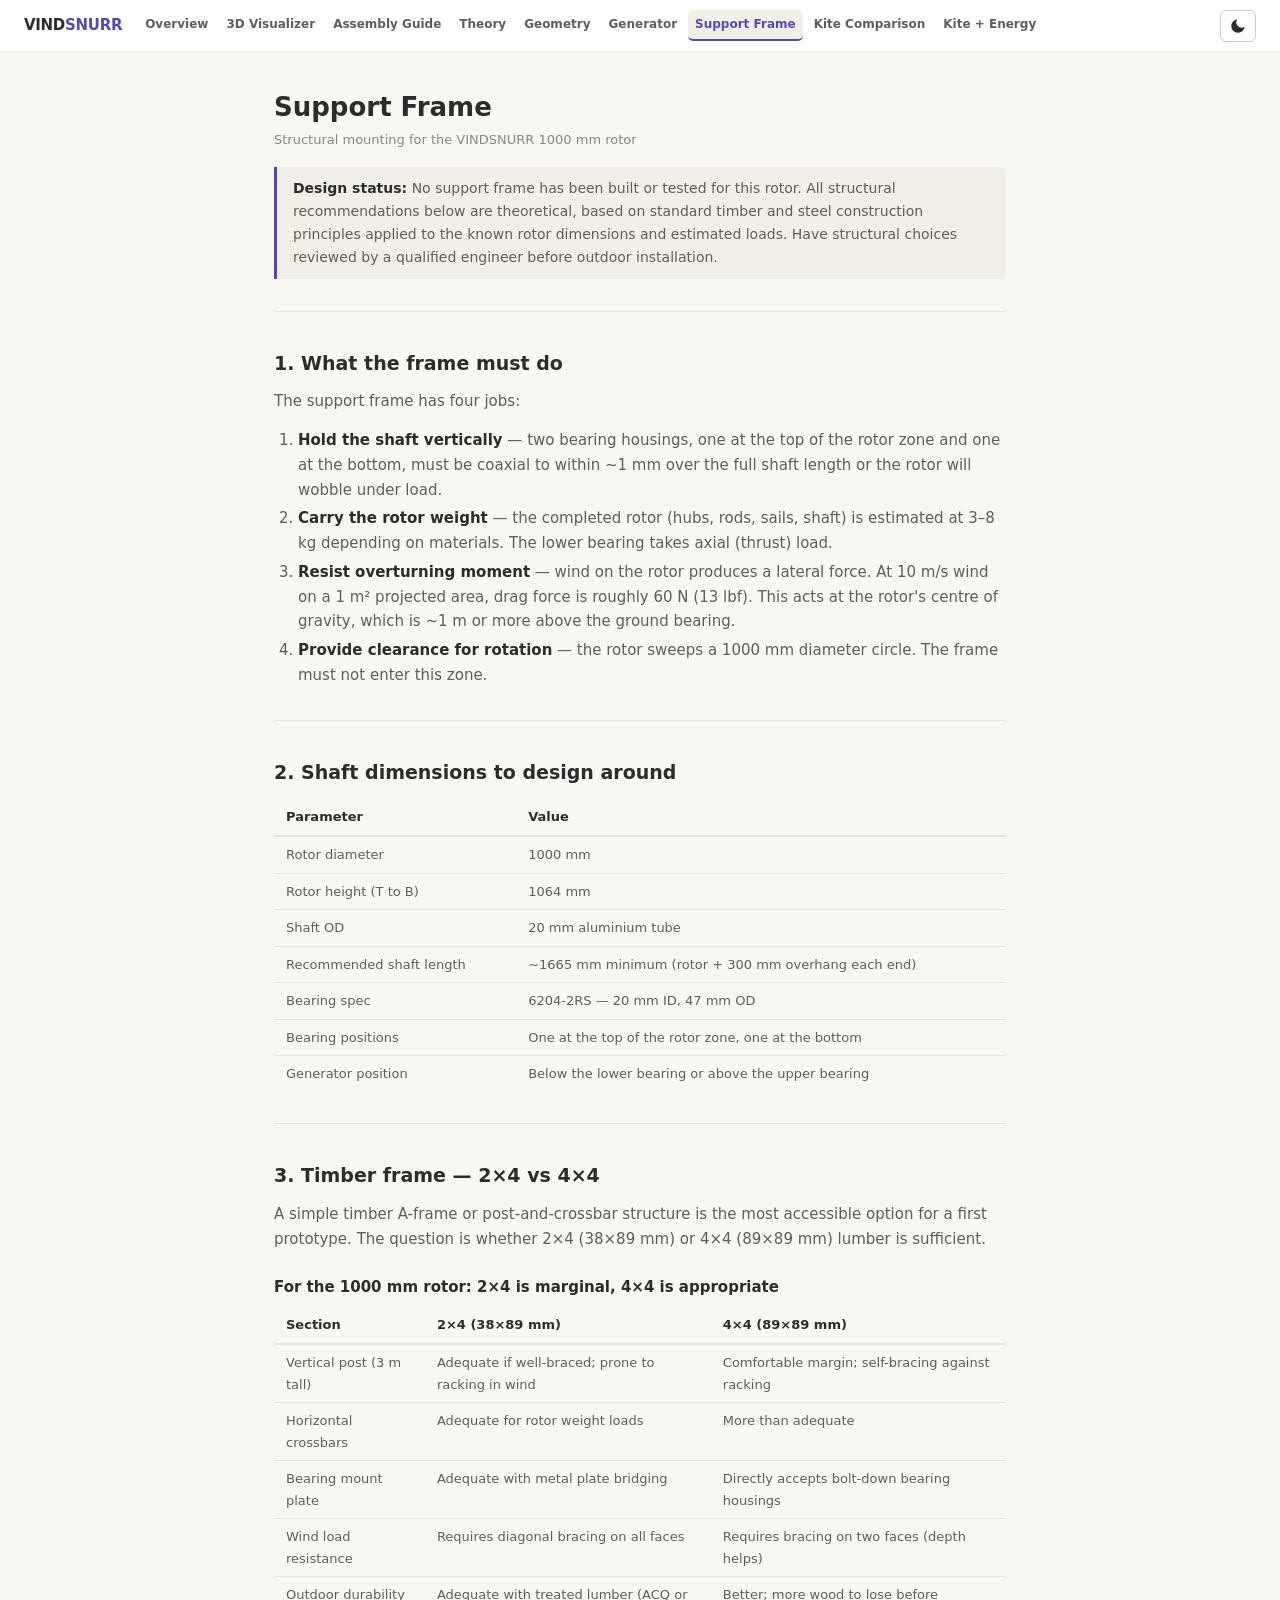
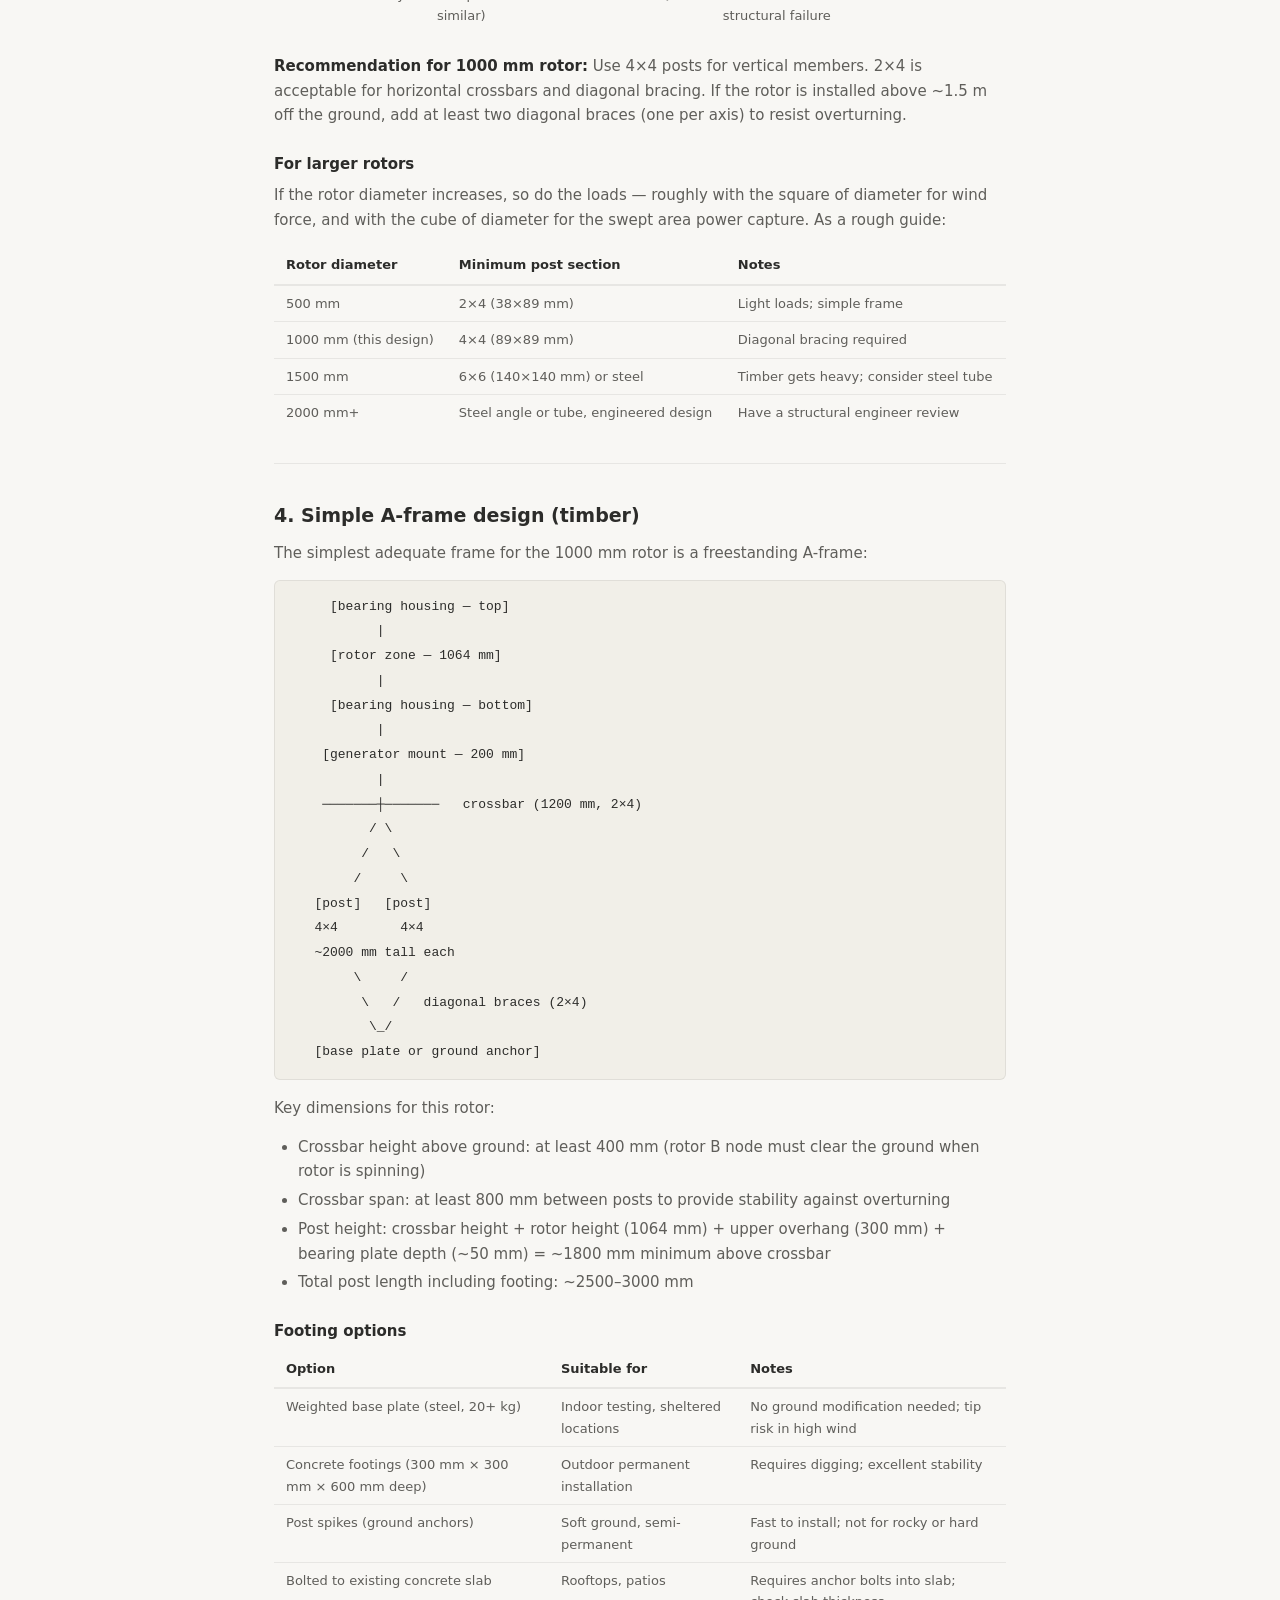
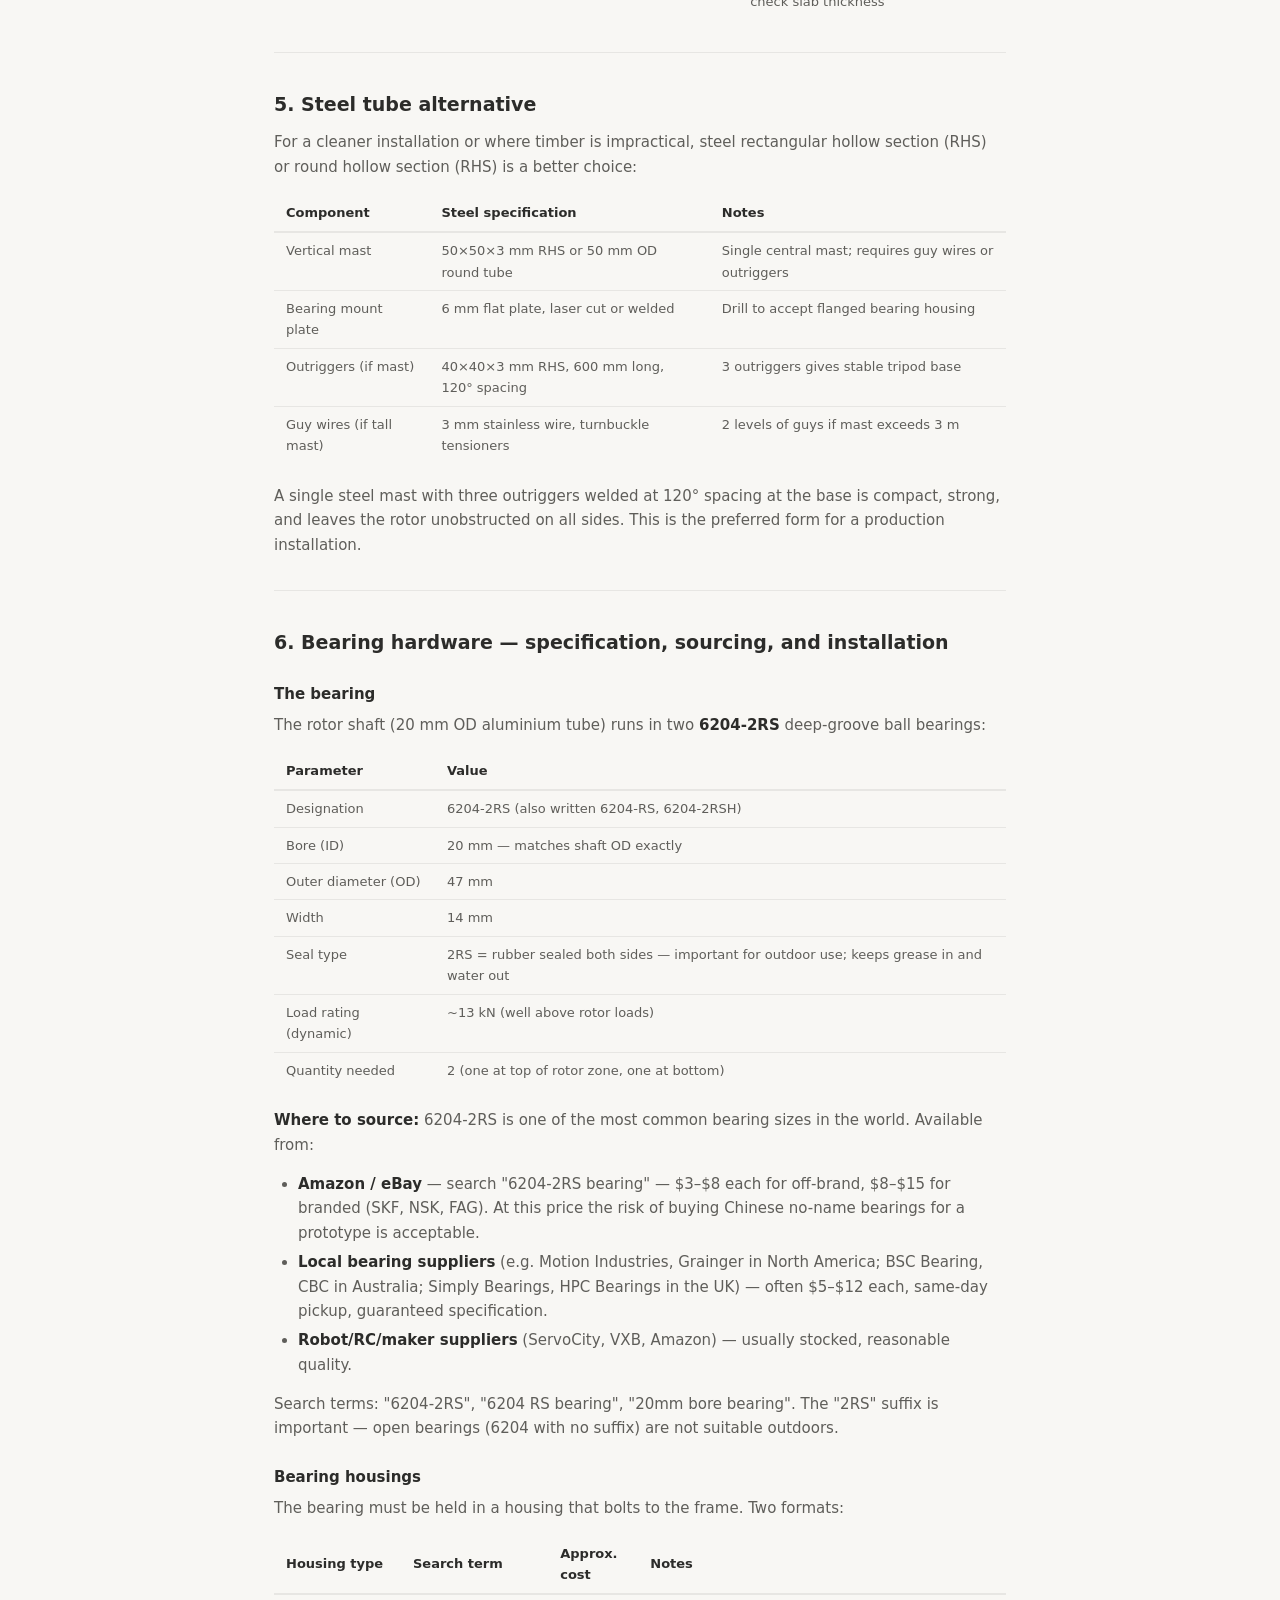
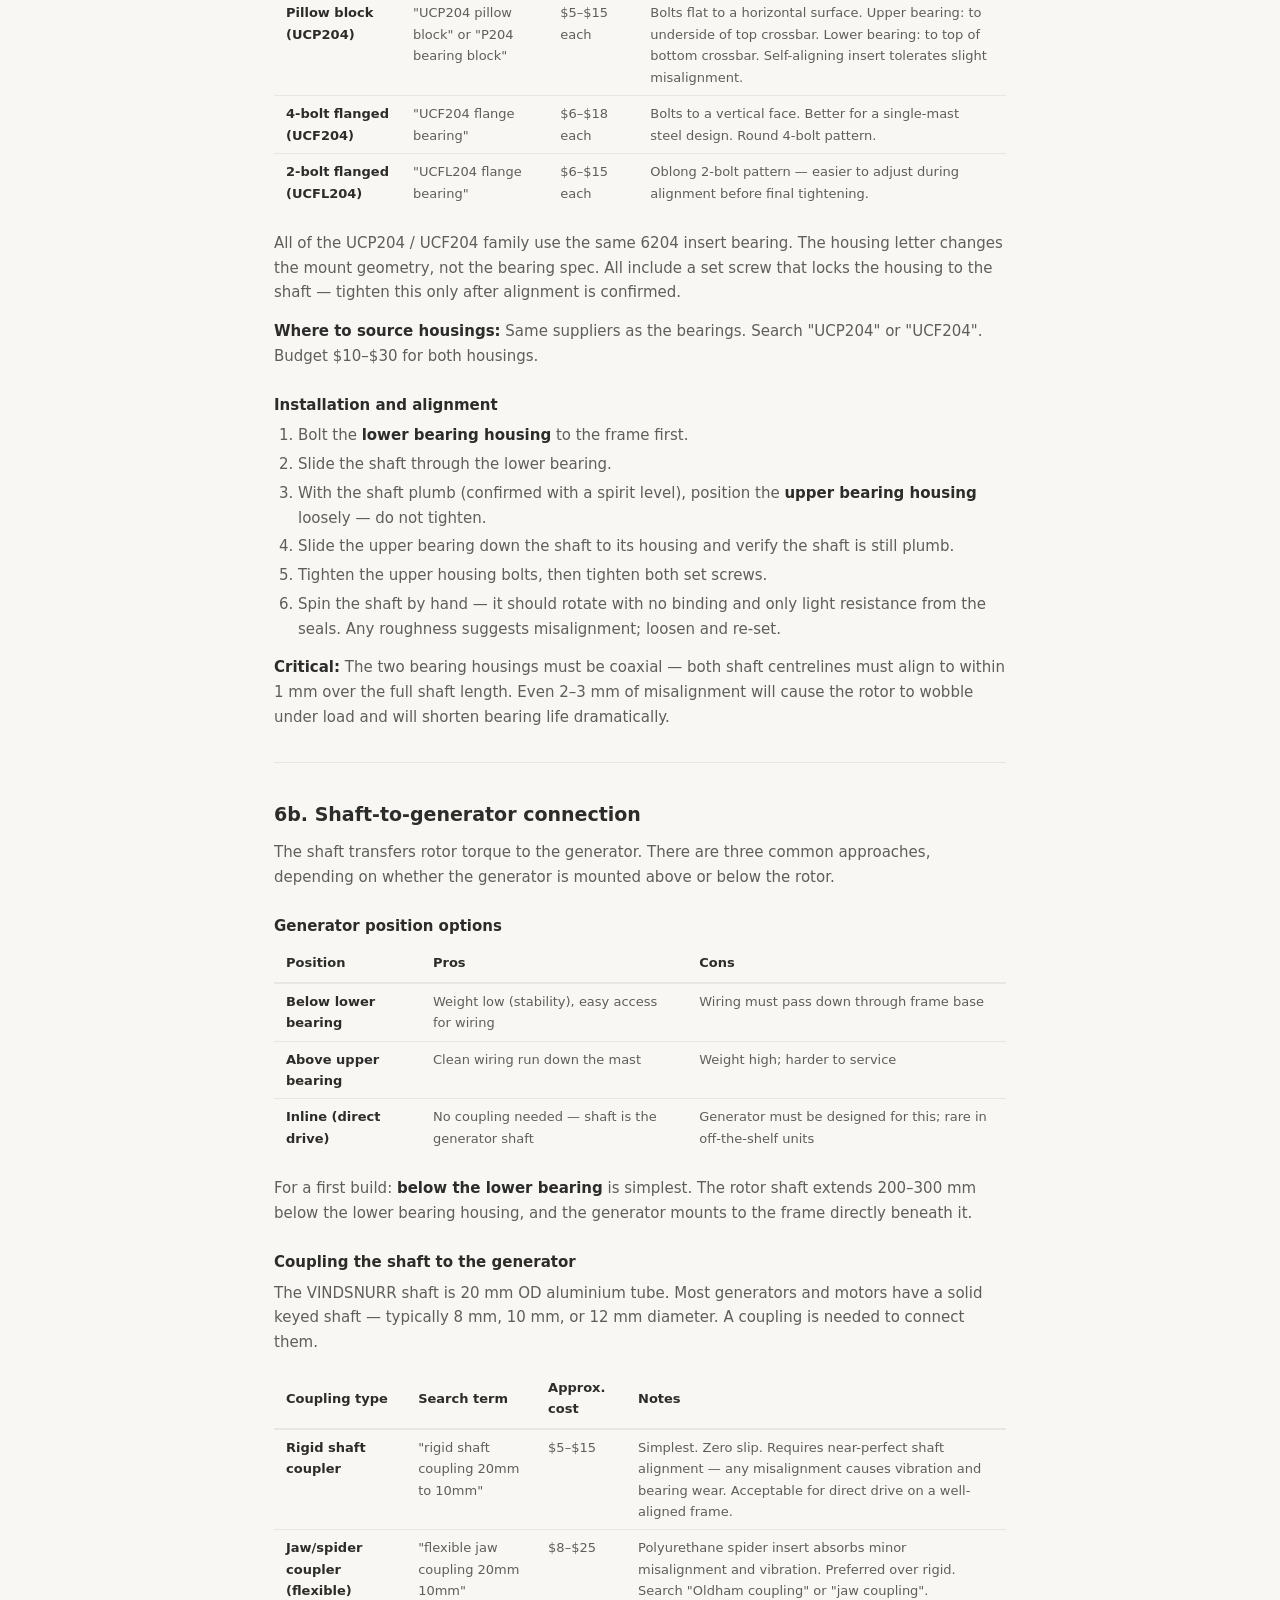
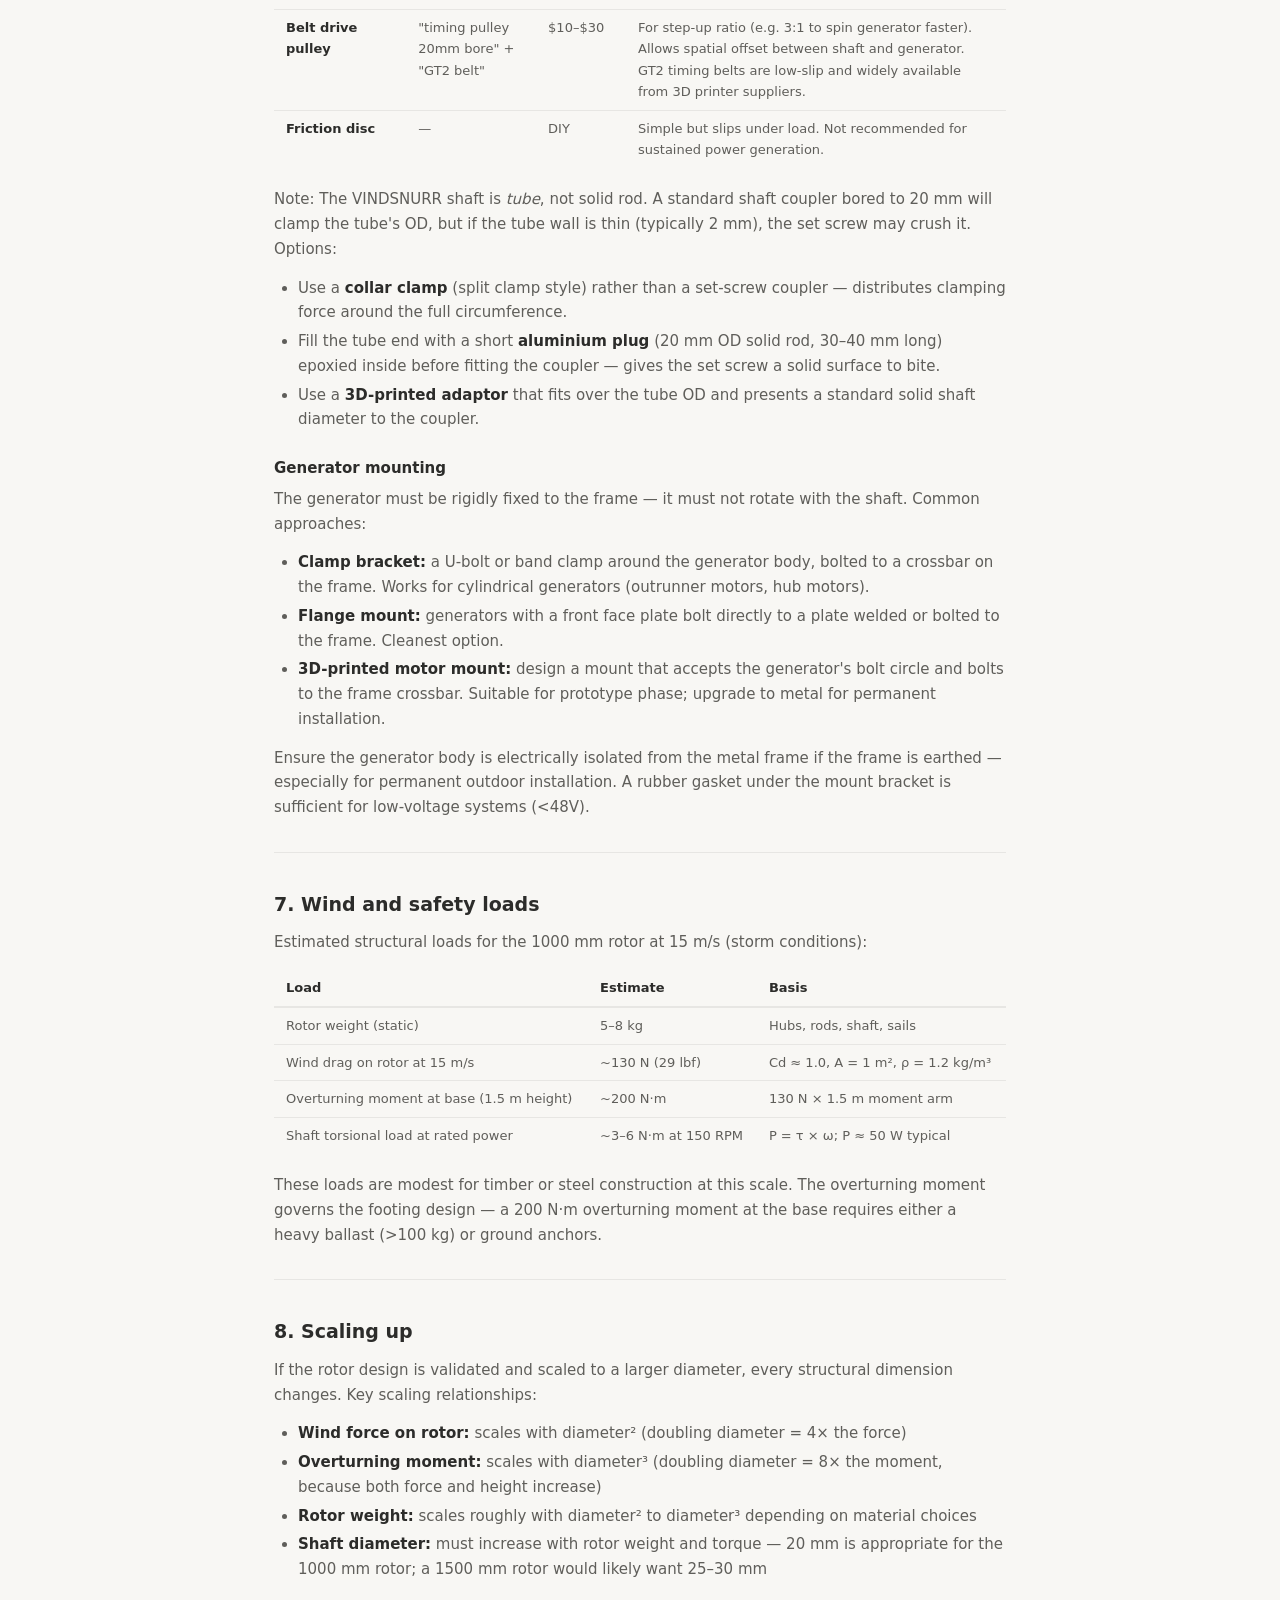
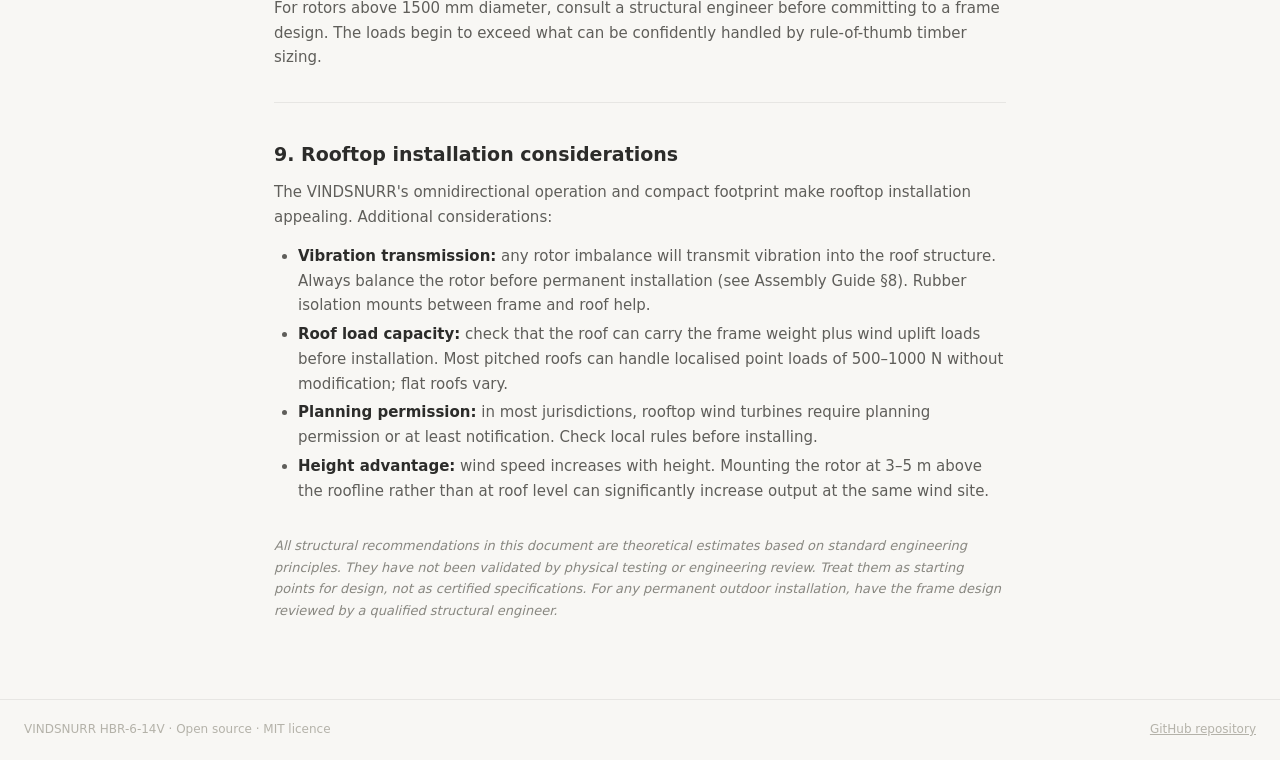
<file: docs/support-frame.html>
<!DOCTYPE html>
<html lang="en">
<head>
  <meta charset="UTF-8">
  <meta name="viewport" content="width=device-width, initial-scale=1.0">
  <title>Support Frame — VINDSNURR</title>
  <link rel="stylesheet" href="site.css">
</head>
<body>

<header class="site-header">
  <a class="site-logo" href="index.html">VIND<span>SNURR</span></a>
  <nav class="site-nav" aria-label="Site">
    <a href="index.html">Overview</a>
    <a href="viz.html">3D Visualizer</a>
    <a href="step-by-step.html">Assembly Guide</a>
    <a href="theory.html">Theory</a>
    <a href="geometry-comparison.html">Geometry</a>
    <a href="generator.html">Generator</a>
    <a href="support-frame.html">Support Frame</a>
    <a href="kite-comparison.html">Kite Comparison</a>
    <a href="kite-energy.html">Kite + Energy</a>
  </nav>
  <button id="theme-toggle" aria-label="Switch to dark mode">
    <svg aria-hidden="true" class="sun-icon" viewBox="0 0 24 24" width="18" height="18">
      <circle cx="12" cy="12" r="5" fill="currentColor"/>
      <path fill="currentColor" stroke="currentColor" stroke-width="1.5" stroke-linecap="round"
            d="M12 2v2M12 20v2M4.22 4.22l1.42 1.42M18.36 18.36l1.42 1.42M2 12h2M20 12h2M4.22 19.78l1.42-1.42M18.36 5.64l1.42-1.42"/>
    </svg>
    <svg aria-hidden="true" class="moon-icon" viewBox="0 0 24 24" width="18" height="18">
      <path fill="currentColor" d="M21 12.79A9 9 0 1 1 11.21 3 7 7 0 0 0 21 12.79z"/>
    </svg>
  </button>
</header>

<main class="page">
<div class="prose">

<h1>Support Frame</h1>
<p style="color:var(--text-faint);font-size:13px;">Structural mounting for the VINDSNURR 1000 mm rotor</p>

<blockquote>
  <strong>Design status:</strong> No support frame has been built or tested for this rotor.
  All structural recommendations below are theoretical, based on standard timber and steel
  construction principles applied to the known rotor dimensions and estimated loads.
  Have structural choices reviewed by a qualified engineer before outdoor installation.
</blockquote>

<hr>

<h2>1. What the frame must do</h2>

<p>The support frame has four jobs:</p>
<ol>
  <li><strong>Hold the shaft vertically</strong> — two bearing housings, one at the top of the rotor zone and one at the bottom, must be coaxial to within ~1 mm over the full shaft length or the rotor will wobble under load.</li>
  <li><strong>Carry the rotor weight</strong> — the completed rotor (hubs, rods, sails, shaft) is estimated at 3–8 kg depending on materials. The lower bearing takes axial (thrust) load.</li>
  <li><strong>Resist overturning moment</strong> — wind on the rotor produces a lateral force. At 10 m/s wind on a 1 m² projected area, drag force is roughly 60 N (13 lbf). This acts at the rotor's centre of gravity, which is ~1 m or more above the ground bearing.</li>
  <li><strong>Provide clearance for rotation</strong> — the rotor sweeps a 1000 mm diameter circle. The frame must not enter this zone.</li>
</ol>

<hr>

<h2>2. Shaft dimensions to design around</h2>

<table>
  <thead><tr><th>Parameter</th><th>Value</th></tr></thead>
  <tbody>
    <tr><td>Rotor diameter</td><td>1000 mm</td></tr>
    <tr><td>Rotor height (T to B)</td><td>1064 mm</td></tr>
    <tr><td>Shaft OD</td><td>20 mm aluminium tube</td></tr>
    <tr><td>Recommended shaft length</td><td>~1665 mm minimum (rotor + 300 mm overhang each end)</td></tr>
    <tr><td>Bearing spec</td><td>6204-2RS — 20 mm ID, 47 mm OD</td></tr>
    <tr><td>Bearing positions</td><td>One at the top of the rotor zone, one at the bottom</td></tr>
    <tr><td>Generator position</td><td>Below the lower bearing or above the upper bearing</td></tr>
  </tbody>
</table>

<hr>

<h2>3. Timber frame — 2×4 vs 4×4</h2>

<p>A simple timber A-frame or post-and-crossbar structure is the most accessible option for a first prototype. The question is whether 2×4 (38×89 mm) or 4×4 (89×89 mm) lumber is sufficient.</p>

<h3>For the 1000 mm rotor: 2×4 is marginal, 4×4 is appropriate</h3>

<table>
  <thead><tr><th>Section</th><th>2×4 (38×89 mm)</th><th>4×4 (89×89 mm)</th></tr></thead>
  <tbody>
    <tr><td>Vertical post (3 m tall)</td><td>Adequate if well-braced; prone to racking in wind</td><td>Comfortable margin; self-bracing against racking</td></tr>
    <tr><td>Horizontal crossbars</td><td>Adequate for rotor weight loads</td><td>More than adequate</td></tr>
    <tr><td>Bearing mount plate</td><td>Adequate with metal plate bridging</td><td>Directly accepts bolt-down bearing housings</td></tr>
    <tr><td>Wind load resistance</td><td>Requires diagonal bracing on all faces</td><td>Requires bracing on two faces (depth helps)</td></tr>
    <tr><td>Outdoor durability</td><td>Adequate with treated lumber (ACQ or similar)</td><td>Better; more wood to lose before structural failure</td></tr>
  </tbody>
</table>

<p><strong>Recommendation for 1000 mm rotor:</strong> Use 4×4 posts for vertical members. 2×4 is acceptable for horizontal crossbars and diagonal bracing. If the rotor is installed above ~1.5 m off the ground, add at least two diagonal braces (one per axis) to resist overturning.</p>

<h3>For larger rotors</h3>

<p>If the rotor diameter increases, so do the loads — roughly with the square of diameter for wind force, and with the cube of diameter for the swept area power capture. As a rough guide:</p>

<table>
  <thead><tr><th>Rotor diameter</th><th>Minimum post section</th><th>Notes</th></tr></thead>
  <tbody>
    <tr><td>500 mm</td><td>2×4 (38×89 mm)</td><td>Light loads; simple frame</td></tr>
    <tr><td>1000 mm (this design)</td><td>4×4 (89×89 mm)</td><td>Diagonal bracing required</td></tr>
    <tr><td>1500 mm</td><td>6×6 (140×140 mm) or steel</td><td>Timber gets heavy; consider steel tube</td></tr>
    <tr><td>2000 mm+</td><td>Steel angle or tube, engineered design</td><td>Have a structural engineer review</td></tr>
  </tbody>
</table>

<hr>

<h2>4. Simple A-frame design (timber)</h2>

<p>The simplest adequate frame for the 1000 mm rotor is a freestanding A-frame:</p>

<pre><code>     [bearing housing — top]
           |
     [rotor zone — 1064 mm]
           |
     [bearing housing — bottom]
           |
    [generator mount — 200 mm]
           |
    ───────┼───────   crossbar (1200 mm, 2×4)
          / \
         /   \
        /     \
   [post]   [post]
   4×4        4×4
   ~2000 mm tall each
        \     /
         \   /   diagonal braces (2×4)
          \_/
   [base plate or ground anchor]</code></pre>

<p>Key dimensions for this rotor:</p>
<ul>
  <li>Crossbar height above ground: at least 400 mm (rotor B node must clear the ground when rotor is spinning)</li>
  <li>Crossbar span: at least 800 mm between posts to provide stability against overturning</li>
  <li>Post height: crossbar height + rotor height (1064 mm) + upper overhang (300 mm) + bearing plate depth (~50 mm) = ~1800 mm minimum above crossbar</li>
  <li>Total post length including footing: ~2500–3000 mm</li>
</ul>

<h3>Footing options</h3>

<table>
  <thead><tr><th>Option</th><th>Suitable for</th><th>Notes</th></tr></thead>
  <tbody>
    <tr><td>Weighted base plate (steel, 20+ kg)</td><td>Indoor testing, sheltered locations</td><td>No ground modification needed; tip risk in high wind</td></tr>
    <tr><td>Concrete footings (300 mm × 300 mm × 600 mm deep)</td><td>Outdoor permanent installation</td><td>Requires digging; excellent stability</td></tr>
    <tr><td>Post spikes (ground anchors)</td><td>Soft ground, semi-permanent</td><td>Fast to install; not for rocky or hard ground</td></tr>
    <tr><td>Bolted to existing concrete slab</td><td>Rooftops, patios</td><td>Requires anchor bolts into slab; check slab thickness</td></tr>
  </tbody>
</table>

<hr>

<h2>5. Steel tube alternative</h2>

<p>For a cleaner installation or where timber is impractical, steel rectangular hollow section (RHS) or round hollow section (RHS) is a better choice:</p>

<table>
  <thead><tr><th>Component</th><th>Steel specification</th><th>Notes</th></tr></thead>
  <tbody>
    <tr><td>Vertical mast</td><td>50×50×3 mm RHS or 50 mm OD round tube</td><td>Single central mast; requires guy wires or outriggers</td></tr>
    <tr><td>Bearing mount plate</td><td>6 mm flat plate, laser cut or welded</td><td>Drill to accept flanged bearing housing</td></tr>
    <tr><td>Outriggers (if mast)</td><td>40×40×3 mm RHS, 600 mm long, 120° spacing</td><td>3 outriggers gives stable tripod base</td></tr>
    <tr><td>Guy wires (if tall mast)</td><td>3 mm stainless wire, turnbuckle tensioners</td><td>2 levels of guys if mast exceeds 3 m</td></tr>
  </tbody>
</table>

<p>A single steel mast with three outriggers welded at 120° spacing at the base is compact, strong, and leaves the rotor unobstructed on all sides. This is the preferred form for a production installation.</p>

<hr>

<h2>6. Bearing hardware — specification, sourcing, and installation</h2>

<h3>The bearing</h3>

<p>The rotor shaft (20 mm OD aluminium tube) runs in two <strong>6204-2RS</strong> deep-groove ball bearings:</p>

<table>
  <thead><tr><th>Parameter</th><th>Value</th></tr></thead>
  <tbody>
    <tr><td>Designation</td><td>6204-2RS (also written 6204-RS, 6204-2RSH)</td></tr>
    <tr><td>Bore (ID)</td><td>20 mm — matches shaft OD exactly</td></tr>
    <tr><td>Outer diameter (OD)</td><td>47 mm</td></tr>
    <tr><td>Width</td><td>14 mm</td></tr>
    <tr><td>Seal type</td><td>2RS = rubber sealed both sides — important for outdoor use; keeps grease in and water out</td></tr>
    <tr><td>Load rating (dynamic)</td><td>~13 kN (well above rotor loads)</td></tr>
    <tr><td>Quantity needed</td><td>2 (one at top of rotor zone, one at bottom)</td></tr>
  </tbody>
</table>

<p><strong>Where to source:</strong> 6204-2RS is one of the most common bearing sizes in the world. Available from:</p>
<ul>
  <li><strong>Amazon / eBay</strong> — search "6204-2RS bearing" — $3–$8 each for off-brand, $8–$15 for branded (SKF, NSK, FAG). At this price the risk of buying Chinese no-name bearings for a prototype is acceptable.</li>
  <li><strong>Local bearing suppliers</strong> (e.g. Motion Industries, Grainger in North America; BSC Bearing, CBC in Australia; Simply Bearings, HPC Bearings in the UK) — often $5–$12 each, same-day pickup, guaranteed specification.</li>
  <li><strong>Robot/RC/maker suppliers</strong> (ServoCity, VXB, Amazon) — usually stocked, reasonable quality.</li>
</ul>

<p>Search terms: "6204-2RS", "6204 RS bearing", "20mm bore bearing". The "2RS" suffix is important — open bearings (6204 with no suffix) are not suitable outdoors.</p>

<h3>Bearing housings</h3>

<p>The bearing must be held in a housing that bolts to the frame. Two formats:</p>

<table>
  <thead><tr><th>Housing type</th><th>Search term</th><th>Approx. cost</th><th>Notes</th></tr></thead>
  <tbody>
    <tr><td><strong>Pillow block (UCP204)</strong></td><td>"UCP204 pillow block" or "P204 bearing block"</td><td>$5–$15 each</td><td>Bolts flat to a horizontal surface. Upper bearing: to underside of top crossbar. Lower bearing: to top of bottom crossbar. Self-aligning insert tolerates slight misalignment.</td></tr>
    <tr><td><strong>4-bolt flanged (UCF204)</strong></td><td>"UCF204 flange bearing"</td><td>$6–$18 each</td><td>Bolts to a vertical face. Better for a single-mast steel design. Round 4-bolt pattern.</td></tr>
    <tr><td><strong>2-bolt flanged (UCFL204)</strong></td><td>"UCFL204 flange bearing"</td><td>$6–$15 each</td><td>Oblong 2-bolt pattern — easier to adjust during alignment before final tightening.</td></tr>
  </tbody>
</table>

<p>All of the UCP204 / UCF204 family use the same 6204 insert bearing. The housing letter changes the mount geometry, not the bearing spec. All include a set screw that locks the housing to the shaft — tighten this only after alignment is confirmed.</p>

<p><strong>Where to source housings:</strong> Same suppliers as the bearings. Search "UCP204" or "UCF204". Budget $10–$30 for both housings.</p>

<h3>Installation and alignment</h3>

<ol>
  <li>Bolt the <strong>lower bearing housing</strong> to the frame first.</li>
  <li>Slide the shaft through the lower bearing.</li>
  <li>With the shaft plumb (confirmed with a spirit level), position the <strong>upper bearing housing</strong> loosely — do not tighten.</li>
  <li>Slide the upper bearing down the shaft to its housing and verify the shaft is still plumb.</li>
  <li>Tighten the upper housing bolts, then tighten both set screws.</li>
  <li>Spin the shaft by hand — it should rotate with no binding and only light resistance from the seals. Any roughness suggests misalignment; loosen and re-set.</li>
</ol>

<p><strong>Critical:</strong> The two bearing housings must be coaxial — both shaft centrelines must align to within 1 mm over the full shaft length. Even 2–3 mm of misalignment will cause the rotor to wobble under load and will shorten bearing life dramatically.</p>

<hr>

<h2>6b. Shaft-to-generator connection</h2>

<p>The shaft transfers rotor torque to the generator. There are three common approaches, depending on whether the generator is mounted above or below the rotor.</p>

<h3>Generator position options</h3>

<table>
  <thead><tr><th>Position</th><th>Pros</th><th>Cons</th></tr></thead>
  <tbody>
    <tr><td><strong>Below lower bearing</strong></td><td>Weight low (stability), easy access for wiring</td><td>Wiring must pass down through frame base</td></tr>
    <tr><td><strong>Above upper bearing</strong></td><td>Clean wiring run down the mast</td><td>Weight high; harder to service</td></tr>
    <tr><td><strong>Inline (direct drive)</strong></td><td>No coupling needed — shaft is the generator shaft</td><td>Generator must be designed for this; rare in off-the-shelf units</td></tr>
  </tbody>
</table>

<p>For a first build: <strong>below the lower bearing</strong> is simplest. The rotor shaft extends 200–300 mm below the lower bearing housing, and the generator mounts to the frame directly beneath it.</p>

<h3>Coupling the shaft to the generator</h3>

<p>The VINDSNURR shaft is 20 mm OD aluminium tube. Most generators and motors have a solid keyed shaft — typically 8 mm, 10 mm, or 12 mm diameter. A coupling is needed to connect them.</p>

<table>
  <thead><tr><th>Coupling type</th><th>Search term</th><th>Approx. cost</th><th>Notes</th></tr></thead>
  <tbody>
    <tr><td><strong>Rigid shaft coupler</strong></td><td>"rigid shaft coupling 20mm to 10mm"</td><td>$5–$15</td><td>Simplest. Zero slip. Requires near-perfect shaft alignment — any misalignment causes vibration and bearing wear. Acceptable for direct drive on a well-aligned frame.</td></tr>
    <tr><td><strong>Jaw/spider coupler (flexible)</strong></td><td>"flexible jaw coupling 20mm 10mm"</td><td>$8–$25</td><td>Polyurethane spider insert absorbs minor misalignment and vibration. Preferred over rigid. Search "Oldham coupling" or "jaw coupling".</td></tr>
    <tr><td><strong>Belt drive pulley</strong></td><td>"timing pulley 20mm bore" + "GT2 belt"</td><td>$10–$30</td><td>For step-up ratio (e.g. 3:1 to spin generator faster). Allows spatial offset between shaft and generator. GT2 timing belts are low-slip and widely available from 3D printer suppliers.</td></tr>
    <tr><td><strong>Friction disc</strong></td><td>—</td><td>DIY</td><td>Simple but slips under load. Not recommended for sustained power generation.</td></tr>
  </tbody>
</table>

<p>Note: The VINDSNURR shaft is <em>tube</em>, not solid rod. A standard shaft coupler bored to 20 mm will clamp the tube's OD, but if the tube wall is thin (typically 2 mm), the set screw may crush it. Options:</p>
<ul>
  <li>Use a <strong>collar clamp</strong> (split clamp style) rather than a set-screw coupler — distributes clamping force around the full circumference.</li>
  <li>Fill the tube end with a short <strong>aluminium plug</strong> (20 mm OD solid rod, 30–40 mm long) epoxied inside before fitting the coupler — gives the set screw a solid surface to bite.</li>
  <li>Use a <strong>3D-printed adaptor</strong> that fits over the tube OD and presents a standard solid shaft diameter to the coupler.</li>
</ul>

<h3>Generator mounting</h3>

<p>The generator must be rigidly fixed to the frame — it must not rotate with the shaft. Common approaches:</p>
<ul>
  <li><strong>Clamp bracket:</strong> a U-bolt or band clamp around the generator body, bolted to a crossbar on the frame. Works for cylindrical generators (outrunner motors, hub motors).</li>
  <li><strong>Flange mount:</strong> generators with a front face plate bolt directly to a plate welded or bolted to the frame. Cleanest option.</li>
  <li><strong>3D-printed motor mount:</strong> design a mount that accepts the generator's bolt circle and bolts to the frame crossbar. Suitable for prototype phase; upgrade to metal for permanent installation.</li>
</ul>

<p>Ensure the generator body is electrically isolated from the metal frame if the frame is earthed — especially for permanent outdoor installation. A rubber gasket under the mount bracket is sufficient for low-voltage systems (&lt;48V).</p>

<hr>

<h2>7. Wind and safety loads</h2>

<p>Estimated structural loads for the 1000 mm rotor at 15 m/s (storm conditions):</p>

<table>
  <thead><tr><th>Load</th><th>Estimate</th><th>Basis</th></tr></thead>
  <tbody>
    <tr><td>Rotor weight (static)</td><td>5–8 kg</td><td>Hubs, rods, shaft, sails</td></tr>
    <tr><td>Wind drag on rotor at 15 m/s</td><td>~130 N (29 lbf)</td><td>Cd ≈ 1.0, A = 1 m², ρ = 1.2 kg/m³</td></tr>
    <tr><td>Overturning moment at base (1.5 m height)</td><td>~200 N·m</td><td>130 N × 1.5 m moment arm</td></tr>
    <tr><td>Shaft torsional load at rated power</td><td>~3–6 N·m at 150 RPM</td><td>P = τ × ω; P ≈ 50 W typical</td></tr>
  </tbody>
</table>

<p>These loads are modest for timber or steel construction at this scale. The overturning moment governs the footing design — a 200 N·m overturning moment at the base requires either a heavy ballast (>100 kg) or ground anchors.</p>

<hr>

<h2>8. Scaling up</h2>

<p>If the rotor design is validated and scaled to a larger diameter, every structural dimension changes. Key scaling relationships:</p>

<ul>
  <li><strong>Wind force on rotor:</strong> scales with diameter² (doubling diameter = 4× the force)</li>
  <li><strong>Overturning moment:</strong> scales with diameter³ (doubling diameter = 8× the moment, because both force and height increase)</li>
  <li><strong>Rotor weight:</strong> scales roughly with diameter² to diameter³ depending on material choices</li>
  <li><strong>Shaft diameter:</strong> must increase with rotor weight and torque — 20 mm is appropriate for the 1000 mm rotor; a 1500 mm rotor would likely want 25–30 mm</li>
</ul>

<p>For rotors above 1500 mm diameter, consult a structural engineer before committing to a frame design. The loads begin to exceed what can be confidently handled by rule-of-thumb timber sizing.</p>

<hr>

<h2>9. Rooftop installation considerations</h2>

<p>The VINDSNURR's omnidirectional operation and compact footprint make rooftop installation appealing. Additional considerations:</p>

<ul>
  <li><strong>Vibration transmission:</strong> any rotor imbalance will transmit vibration into the roof structure. Always balance the rotor before permanent installation (see Assembly Guide §8). Rubber isolation mounts between frame and roof help.</li>
  <li><strong>Roof load capacity:</strong> check that the roof can carry the frame weight plus wind uplift loads before installation. Most pitched roofs can handle localised point loads of 500–1000 N without modification; flat roofs vary.</li>
  <li><strong>Planning permission:</strong> in most jurisdictions, rooftop wind turbines require planning permission or at least notification. Check local rules before installing.</li>
  <li><strong>Height advantage:</strong> wind speed increases with height. Mounting the rotor at 3–5 m above the roofline rather than at roof level can significantly increase output at the same wind site.</li>
</ul>

<p class="note">All structural recommendations in this document are theoretical estimates based on standard engineering principles. They have not been validated by physical testing or engineering review. Treat them as starting points for design, not as certified specifications. For any permanent outdoor installation, have the frame design reviewed by a qualified structural engineer.</p>

</div>
</main>

<footer class="site-footer">
  <span>VINDSNURR HBR-6-14V · Open source · MIT licence</span>
  <span><a href="https://github.com/mgifford/Hex-Bicup-Rotor">GitHub repository</a></span>
</footer>

<script src="site.js"></script>
</body>
</html>
</file>
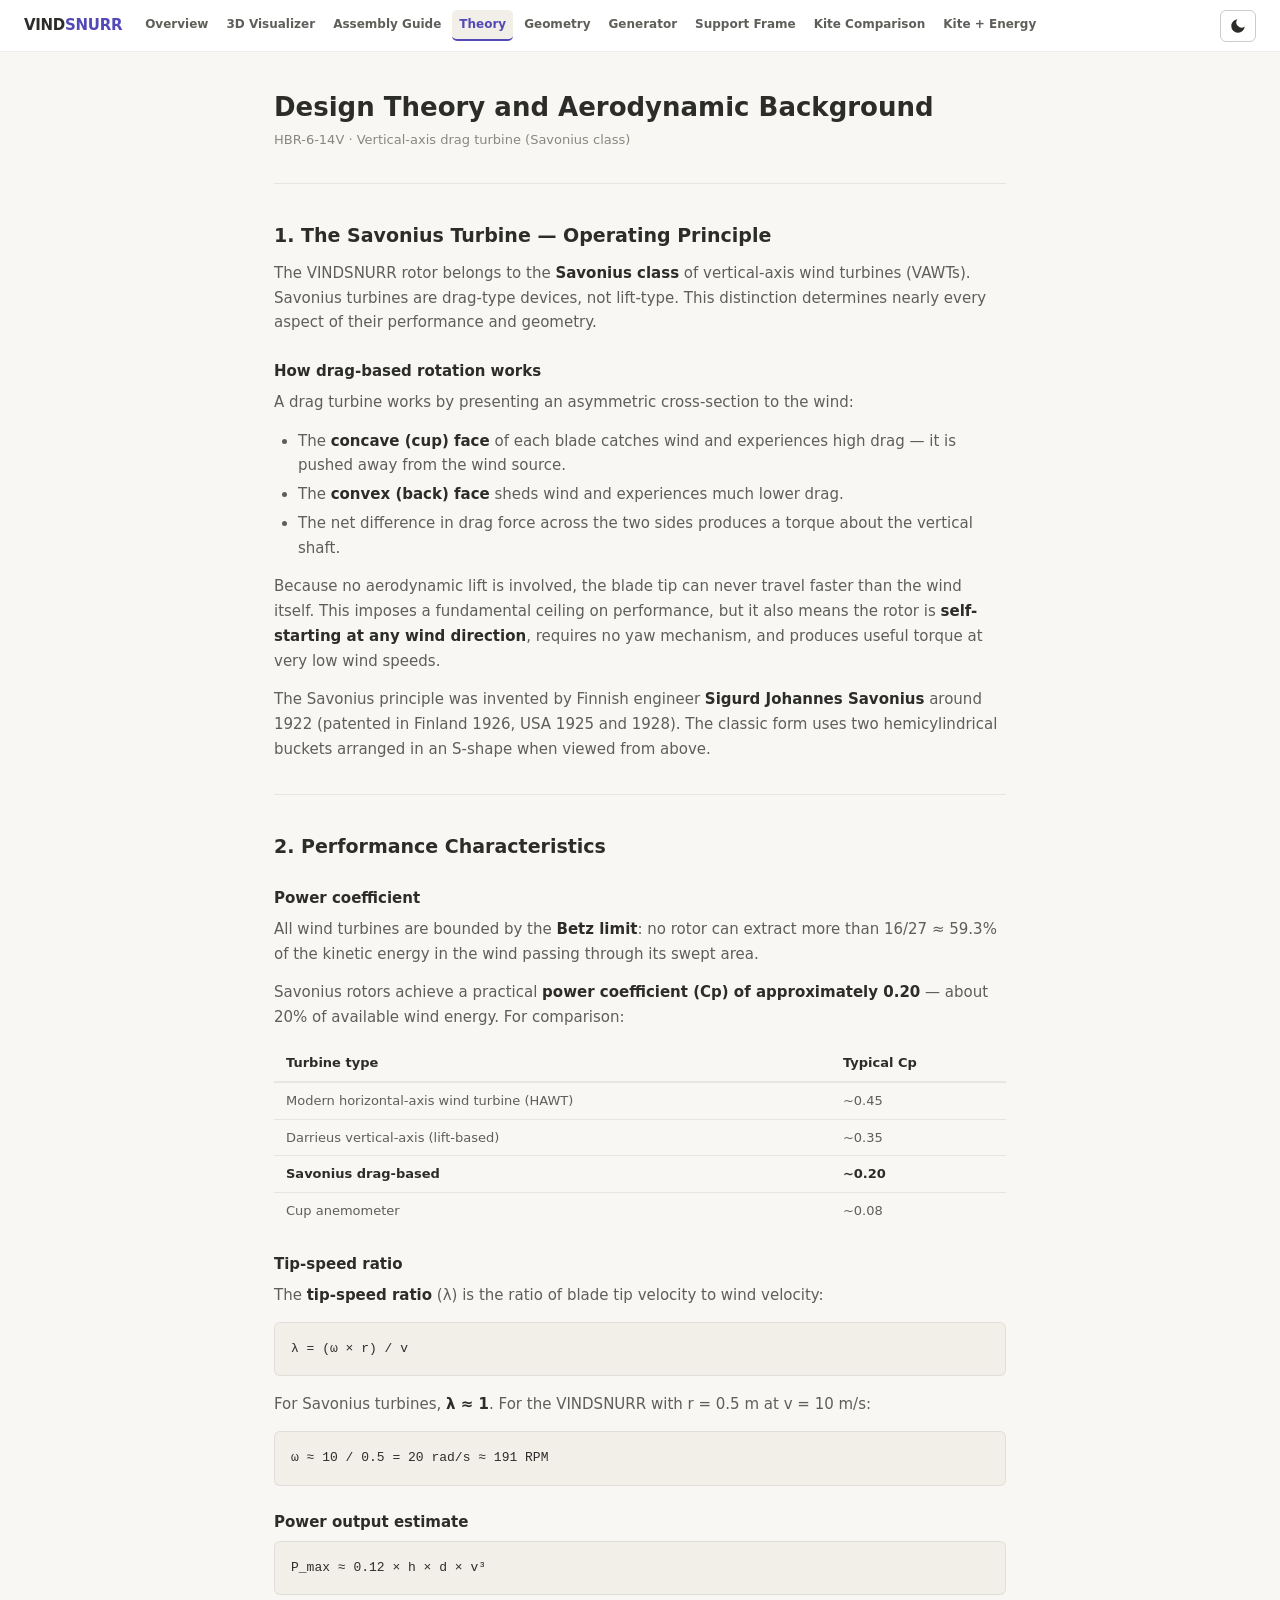
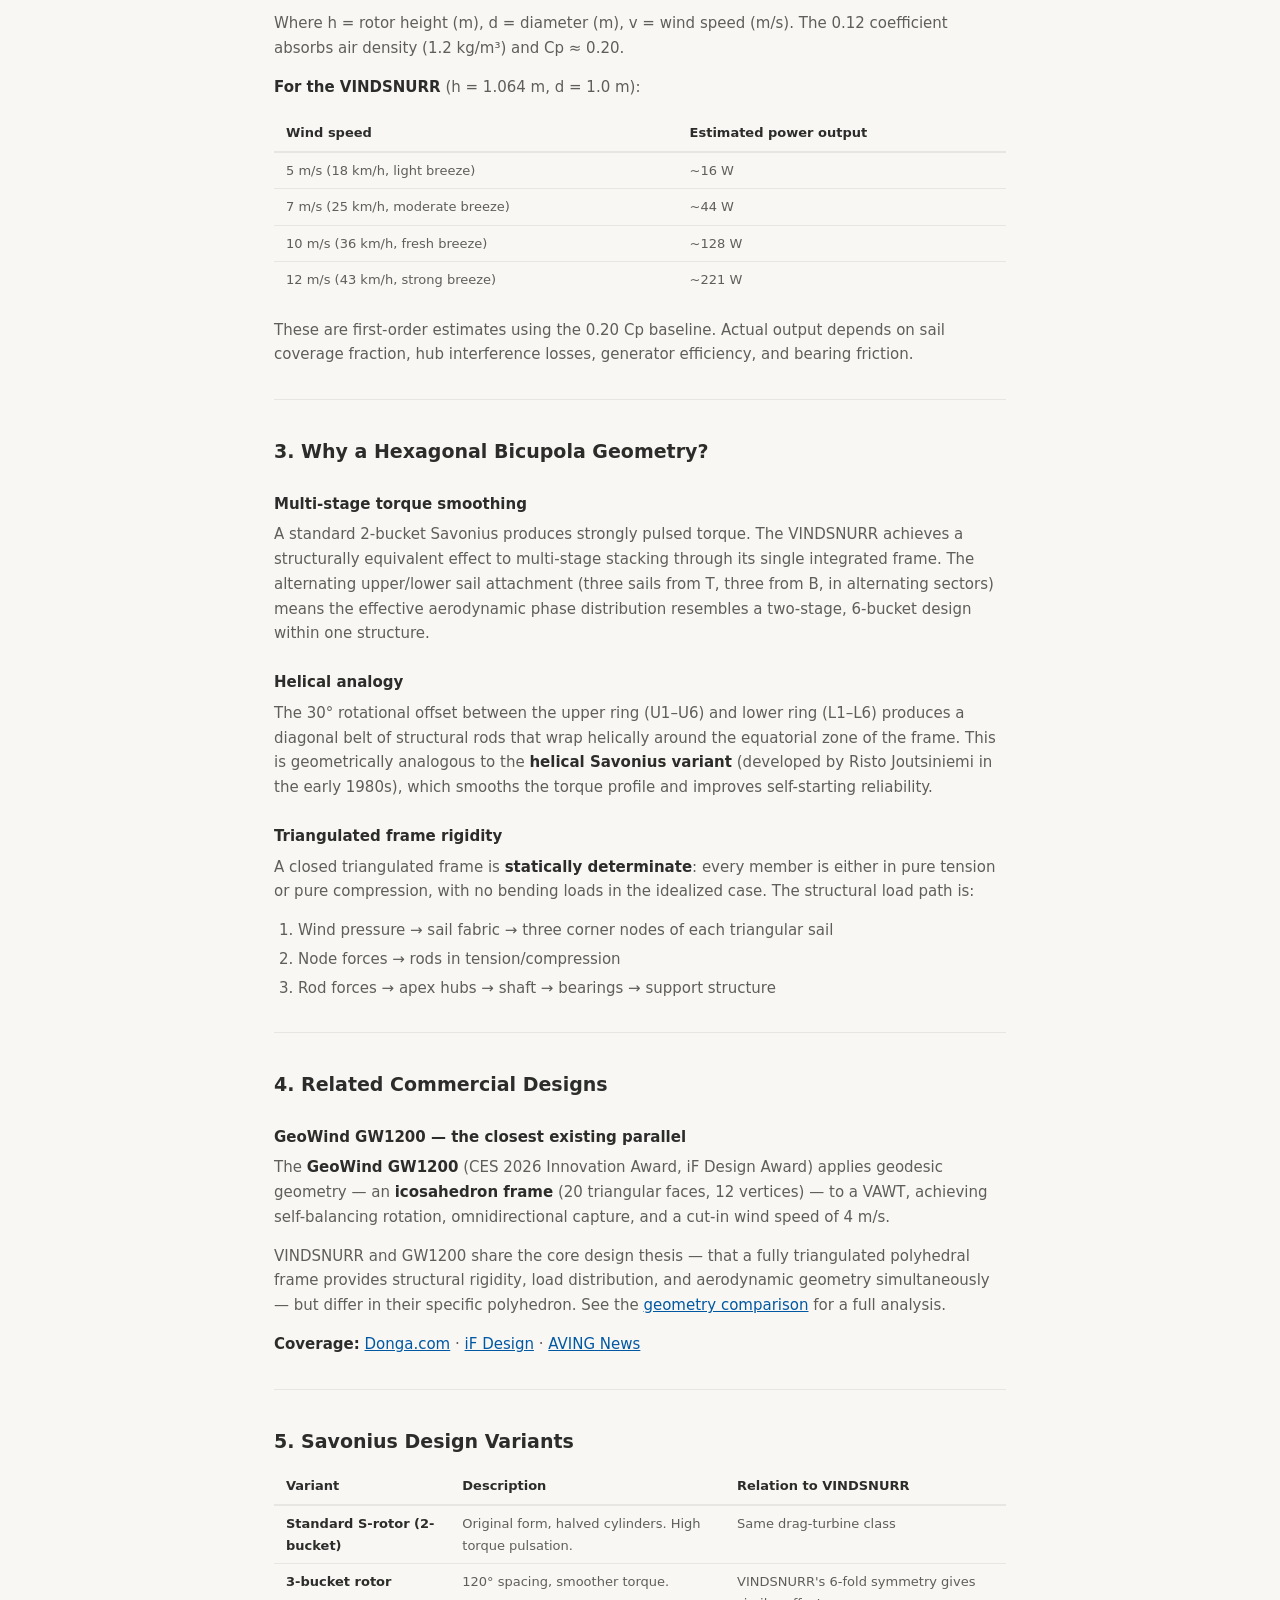
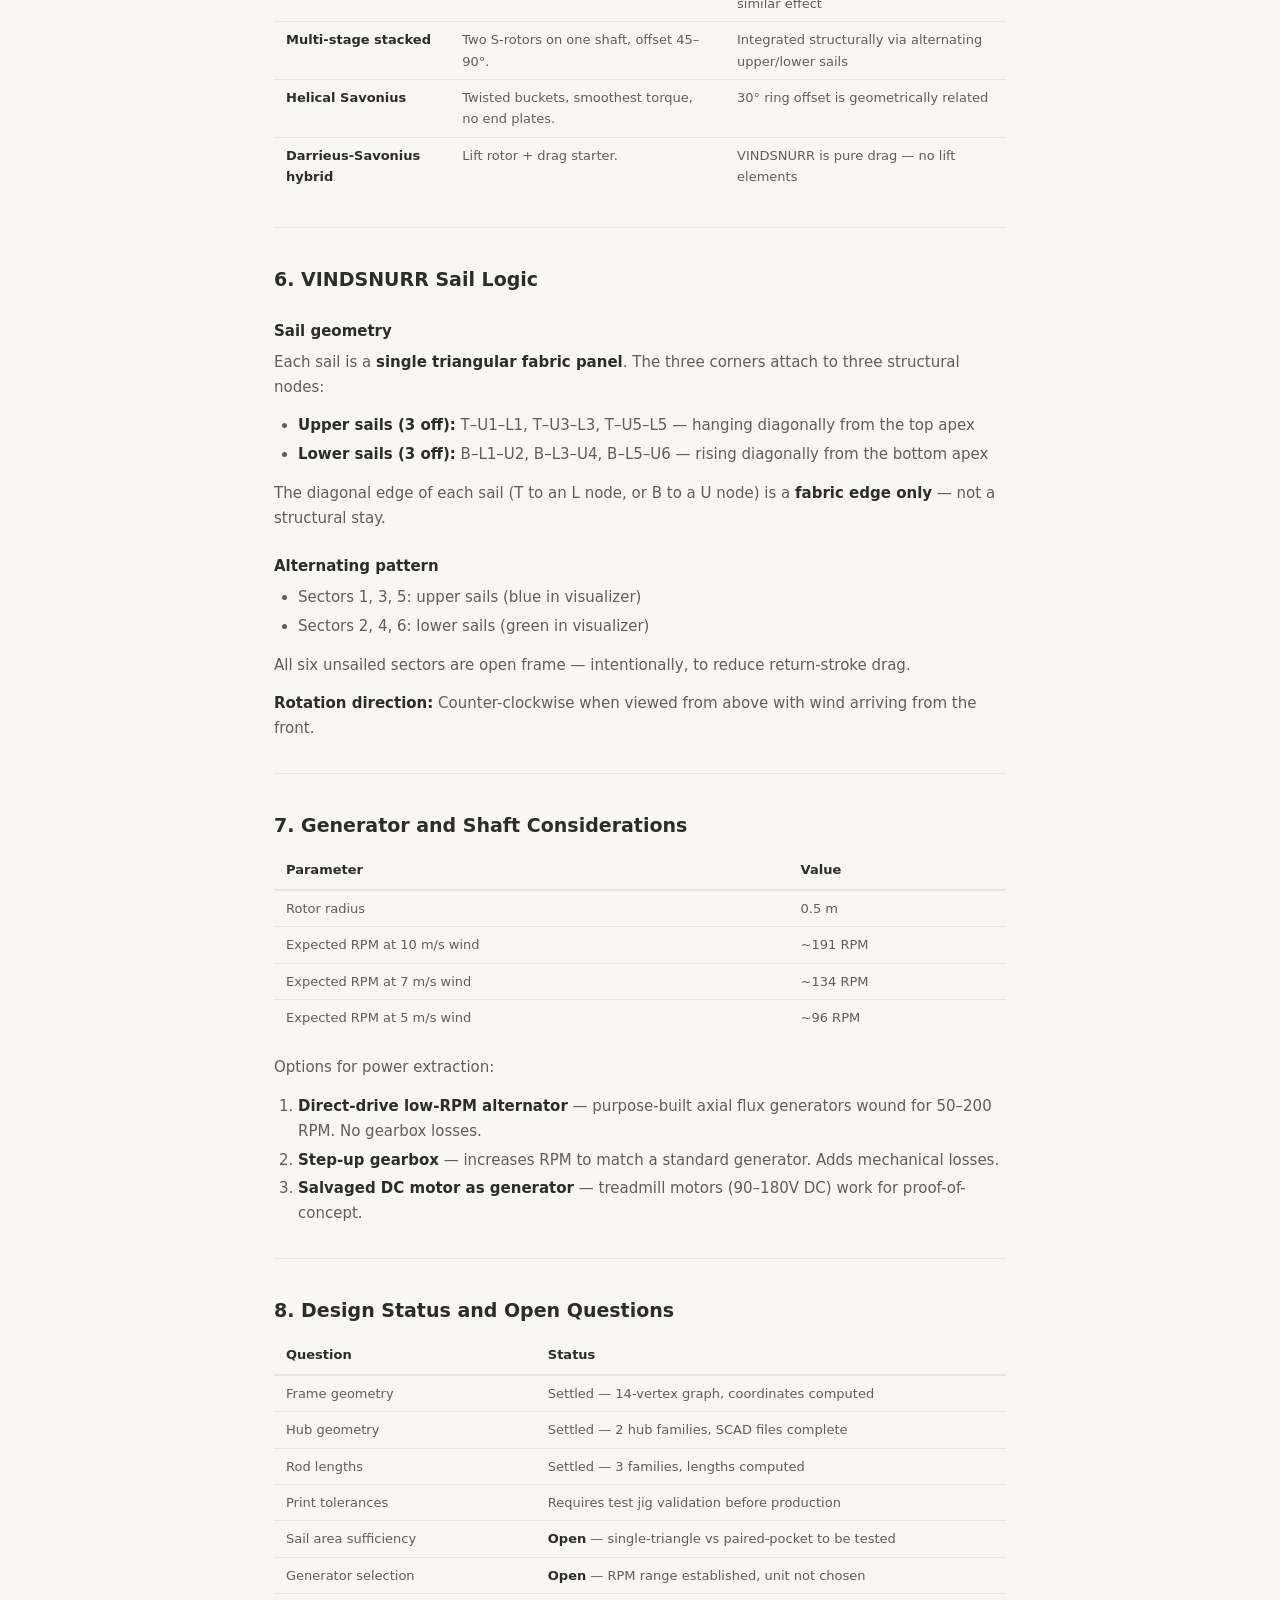
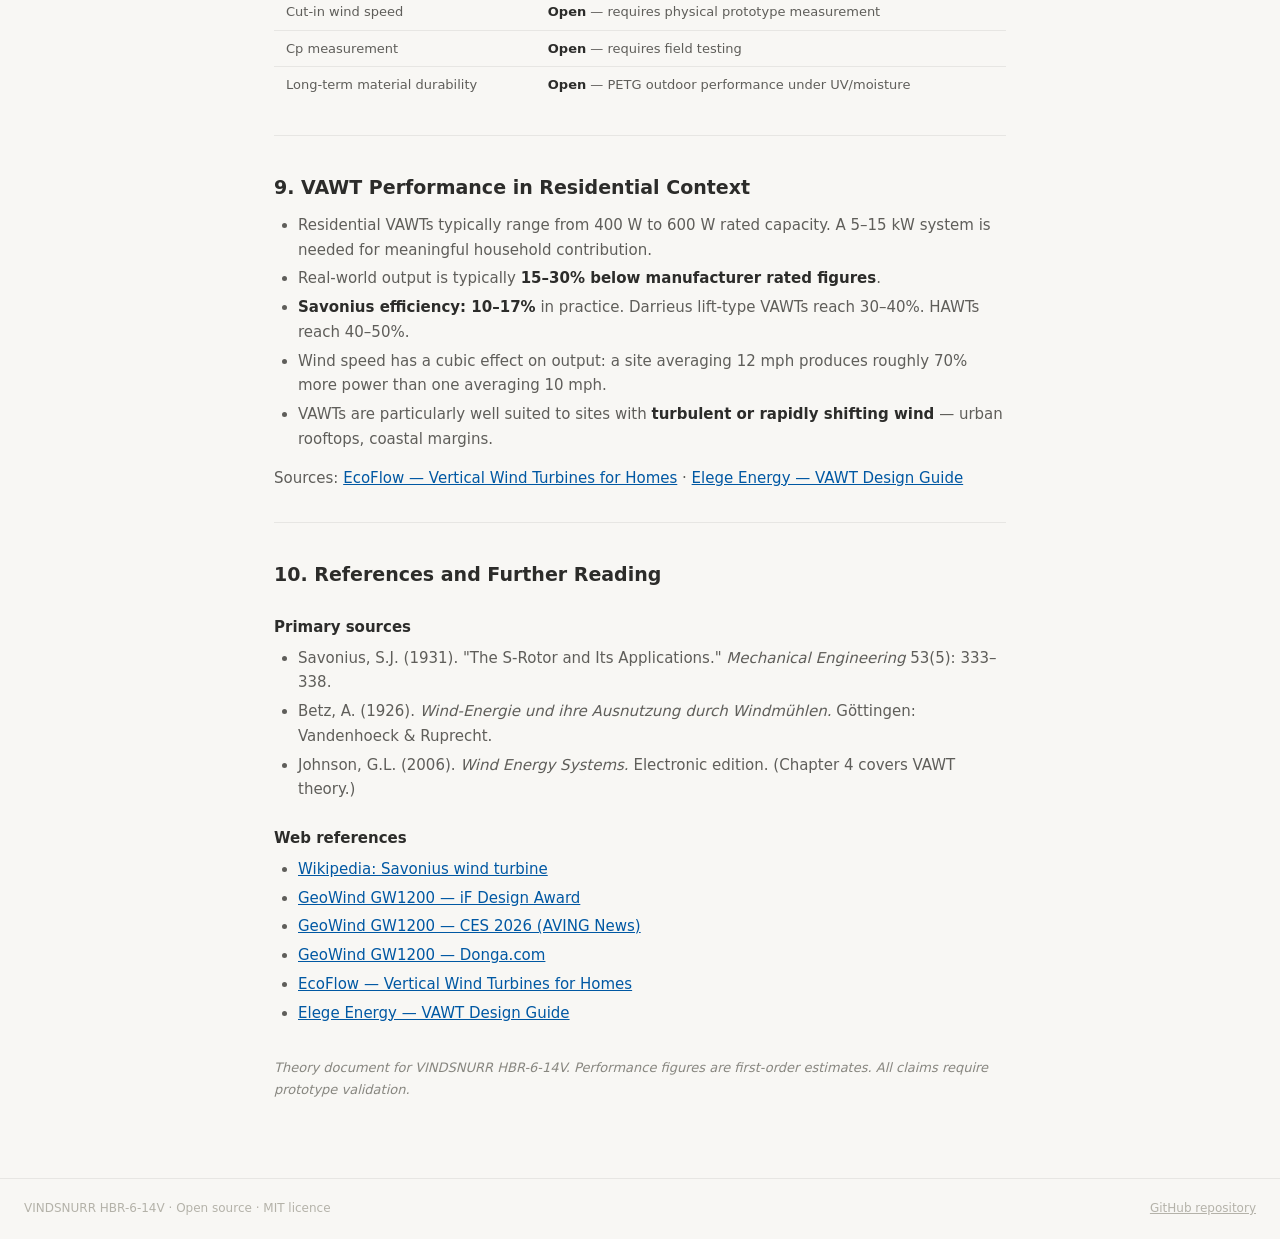
<file: docs/theory.html>
<!DOCTYPE html>
<html lang="en">
<head>
  <meta charset="UTF-8">
  <meta name="viewport" content="width=device-width, initial-scale=1.0">
  <title>Aerodynamic Theory — VINDSNURR</title>
  <link rel="stylesheet" href="site.css">
</head>
<body>

<header class="site-header">
  <a class="site-logo" href="index.html">VIND<span>SNURR</span></a>
  <nav class="site-nav" aria-label="Site">
    <a href="index.html">Overview</a>
    <a href="viz.html">3D Visualizer</a>
    <a href="step-by-step.html">Assembly Guide</a>
    <a href="theory.html">Theory</a>
    <a href="geometry-comparison.html">Geometry</a>
    <a href="generator.html">Generator</a>
    <a href="support-frame.html">Support Frame</a>
    <a href="kite-comparison.html">Kite Comparison</a>
    <a href="kite-energy.html">Kite + Energy</a>
  </nav>
  <button id="theme-toggle" aria-label="Switch to dark mode">
    <svg aria-hidden="true" class="sun-icon" viewBox="0 0 24 24" width="18" height="18">
      <circle cx="12" cy="12" r="5" fill="currentColor"/>
      <path fill="currentColor" stroke="currentColor" stroke-width="1.5" stroke-linecap="round"
            d="M12 2v2M12 20v2M4.22 4.22l1.42 1.42M18.36 18.36l1.42 1.42M2 12h2M20 12h2M4.22 19.78l1.42-1.42M18.36 5.64l1.42-1.42"/>
    </svg>
    <svg aria-hidden="true" class="moon-icon" viewBox="0 0 24 24" width="18" height="18">
      <path fill="currentColor" d="M21 12.79A9 9 0 1 1 11.21 3 7 7 0 0 0 21 12.79z"/>
    </svg>
  </button>
</header>

<main class="page">
<div class="prose">

<h1>Design Theory and Aerodynamic Background</h1>
<p style="color:var(--text-faint);font-size:13px;">HBR-6-14V · Vertical-axis drag turbine (Savonius class)</p>

<hr>

<h2>1. The Savonius Turbine — Operating Principle</h2>

<p>The VINDSNURR rotor belongs to the <strong>Savonius class</strong> of vertical-axis wind turbines (VAWTs). Savonius turbines are drag-type devices, not lift-type. This distinction determines nearly every aspect of their performance and geometry.</p>

<h3>How drag-based rotation works</h3>

<p>A drag turbine works by presenting an asymmetric cross-section to the wind:</p>
<ul>
  <li>The <strong>concave (cup) face</strong> of each blade catches wind and experiences high drag — it is pushed away from the wind source.</li>
  <li>The <strong>convex (back) face</strong> sheds wind and experiences much lower drag.</li>
  <li>The net difference in drag force across the two sides produces a torque about the vertical shaft.</li>
</ul>

<p>Because no aerodynamic lift is involved, the blade tip can never travel faster than the wind itself. This imposes a fundamental ceiling on performance, but it also means the rotor is <strong>self-starting at any wind direction</strong>, requires no yaw mechanism, and produces useful torque at very low wind speeds.</p>

<p>The Savonius principle was invented by Finnish engineer <strong>Sigurd Johannes Savonius</strong> around 1922 (patented in Finland 1926, USA 1925 and 1928). The classic form uses two hemicylindrical buckets arranged in an S-shape when viewed from above.</p>

<hr>

<h2>2. Performance Characteristics</h2>

<h3>Power coefficient</h3>

<p>All wind turbines are bounded by the <strong>Betz limit</strong>: no rotor can extract more than 16/27 ≈ 59.3% of the kinetic energy in the wind passing through its swept area.</p>

<p>Savonius rotors achieve a practical <strong>power coefficient (Cp) of approximately 0.20</strong> — about 20% of available wind energy. For comparison:</p>

<table>
  <thead><tr><th>Turbine type</th><th>Typical Cp</th></tr></thead>
  <tbody>
    <tr><td>Modern horizontal-axis wind turbine (HAWT)</td><td>~0.45</td></tr>
    <tr><td>Darrieus vertical-axis (lift-based)</td><td>~0.35</td></tr>
    <tr><td><strong>Savonius drag-based</strong></td><td><strong>~0.20</strong></td></tr>
    <tr><td>Cup anemometer</td><td>~0.08</td></tr>
  </tbody>
</table>

<h3>Tip-speed ratio</h3>

<p>The <strong>tip-speed ratio</strong> (λ) is the ratio of blade tip velocity to wind velocity:</p>

<pre><code>λ = (ω × r) / v</code></pre>

<p>For Savonius turbines, <strong>λ ≈ 1</strong>. For the VINDSNURR with r = 0.5 m at v = 10 m/s:</p>

<pre><code>ω ≈ 10 / 0.5 = 20 rad/s ≈ 191 RPM</code></pre>

<h3>Power output estimate</h3>

<pre><code>P_max ≈ 0.12 × h × d × v³</code></pre>

<p>Where h = rotor height (m), d = diameter (m), v = wind speed (m/s). The 0.12 coefficient absorbs air density (1.2 kg/m³) and Cp ≈ 0.20.</p>

<p><strong>For the VINDSNURR</strong> (h = 1.064 m, d = 1.0 m):</p>

<table>
  <thead><tr><th>Wind speed</th><th>Estimated power output</th></tr></thead>
  <tbody>
    <tr><td>5 m/s (18 km/h, light breeze)</td><td>~16 W</td></tr>
    <tr><td>7 m/s (25 km/h, moderate breeze)</td><td>~44 W</td></tr>
    <tr><td>10 m/s (36 km/h, fresh breeze)</td><td>~128 W</td></tr>
    <tr><td>12 m/s (43 km/h, strong breeze)</td><td>~221 W</td></tr>
  </tbody>
</table>

<p>These are first-order estimates using the 0.20 Cp baseline. Actual output depends on sail coverage fraction, hub interference losses, generator efficiency, and bearing friction.</p>

<hr>

<h2>3. Why a Hexagonal Bicupola Geometry?</h2>

<h3>Multi-stage torque smoothing</h3>

<p>A standard 2-bucket Savonius produces strongly pulsed torque. The VINDSNURR achieves a structurally equivalent effect to multi-stage stacking through its single integrated frame. The alternating upper/lower sail attachment (three sails from T, three from B, in alternating sectors) means the effective aerodynamic phase distribution resembles a two-stage, 6-bucket design within one structure.</p>

<h3>Helical analogy</h3>

<p>The 30° rotational offset between the upper ring (U1–U6) and lower ring (L1–L6) produces a diagonal belt of structural rods that wrap helically around the equatorial zone of the frame. This is geometrically analogous to the <strong>helical Savonius variant</strong> (developed by Risto Joutsiniemi in the early 1980s), which smooths the torque profile and improves self-starting reliability.</p>

<h3>Triangulated frame rigidity</h3>

<p>A closed triangulated frame is <strong>statically determinate</strong>: every member is either in pure tension or pure compression, with no bending loads in the idealized case. The structural load path is:</p>
<ol>
  <li>Wind pressure → sail fabric → three corner nodes of each triangular sail</li>
  <li>Node forces → rods in tension/compression</li>
  <li>Rod forces → apex hubs → shaft → bearings → support structure</li>
</ol>

<hr>

<h2>4. Related Commercial Designs</h2>

<h3>GeoWind GW1200 — the closest existing parallel</h3>

<p>The <strong>GeoWind GW1200</strong> (CES 2026 Innovation Award, iF Design Award) applies geodesic geometry — an <strong>icosahedron frame</strong> (20 triangular faces, 12 vertices) — to a VAWT, achieving self-balancing rotation, omnidirectional capture, and a cut-in wind speed of 4 m/s.</p>

<p>VINDSNURR and GW1200 share the core design thesis — that a fully triangulated polyhedral frame provides structural rigidity, load distribution, and aerodynamic geometry simultaneously — but differ in their specific polyhedron. See the <a href="geometry-comparison.html">geometry comparison</a> for a full analysis.</p>

<p><strong>Coverage:</strong> <a href="https://www.donga.com/en/article/all/20251224/6025912/1">Donga.com</a> · <a href="https://ifdesign.com/en/winner-ranking/project/geowind-gw1200-geodesic-vertical-axis-wind-turbine/765799">iF Design</a> · <a href="https://us.aving.net/news/articleView.html?idxno=53081">AVING News</a></p>

<hr>

<h2>5. Savonius Design Variants</h2>

<table>
  <thead><tr><th>Variant</th><th>Description</th><th>Relation to VINDSNURR</th></tr></thead>
  <tbody>
    <tr><td><strong>Standard S-rotor (2-bucket)</strong></td><td>Original form, halved cylinders. High torque pulsation.</td><td>Same drag-turbine class</td></tr>
    <tr><td><strong>3-bucket rotor</strong></td><td>120° spacing, smoother torque.</td><td>VINDSNURR's 6-fold symmetry gives similar effect</td></tr>
    <tr><td><strong>Multi-stage stacked</strong></td><td>Two S-rotors on one shaft, offset 45–90°.</td><td>Integrated structurally via alternating upper/lower sails</td></tr>
    <tr><td><strong>Helical Savonius</strong></td><td>Twisted buckets, smoothest torque, no end plates.</td><td>30° ring offset is geometrically related</td></tr>
    <tr><td><strong>Darrieus-Savonius hybrid</strong></td><td>Lift rotor + drag starter.</td><td>VINDSNURR is pure drag — no lift elements</td></tr>
  </tbody>
</table>

<hr>

<h2>6. VINDSNURR Sail Logic</h2>

<h3>Sail geometry</h3>

<p>Each sail is a <strong>single triangular fabric panel</strong>. The three corners attach to three structural nodes:</p>
<ul>
  <li><strong>Upper sails (3 off):</strong> T–U1–L1, T–U3–L3, T–U5–L5 — hanging diagonally from the top apex</li>
  <li><strong>Lower sails (3 off):</strong> B–L1–U2, B–L3–U4, B–L5–U6 — rising diagonally from the bottom apex</li>
</ul>

<p>The diagonal edge of each sail (T to an L node, or B to a U node) is a <strong>fabric edge only</strong> — not a structural stay.</p>

<h3>Alternating pattern</h3>
<ul>
  <li>Sectors 1, 3, 5: upper sails (blue in visualizer)</li>
  <li>Sectors 2, 4, 6: lower sails (green in visualizer)</li>
</ul>
<p>All six unsailed sectors are open frame — intentionally, to reduce return-stroke drag.</p>

<p><strong>Rotation direction:</strong> Counter-clockwise when viewed from above with wind arriving from the front.</p>

<hr>

<h2>7. Generator and Shaft Considerations</h2>

<table>
  <thead><tr><th>Parameter</th><th>Value</th></tr></thead>
  <tbody>
    <tr><td>Rotor radius</td><td>0.5 m</td></tr>
    <tr><td>Expected RPM at 10 m/s wind</td><td>~191 RPM</td></tr>
    <tr><td>Expected RPM at 7 m/s wind</td><td>~134 RPM</td></tr>
    <tr><td>Expected RPM at 5 m/s wind</td><td>~96 RPM</td></tr>
  </tbody>
</table>

<p>Options for power extraction:</p>
<ol>
  <li><strong>Direct-drive low-RPM alternator</strong> — purpose-built axial flux generators wound for 50–200 RPM. No gearbox losses.</li>
  <li><strong>Step-up gearbox</strong> — increases RPM to match a standard generator. Adds mechanical losses.</li>
  <li><strong>Salvaged DC motor as generator</strong> — treadmill motors (90–180V DC) work for proof-of-concept.</li>
</ol>

<hr>

<h2>8. Design Status and Open Questions</h2>

<table>
  <thead><tr><th>Question</th><th>Status</th></tr></thead>
  <tbody>
    <tr><td>Frame geometry</td><td>Settled — 14-vertex graph, coordinates computed</td></tr>
    <tr><td>Hub geometry</td><td>Settled — 2 hub families, SCAD files complete</td></tr>
    <tr><td>Rod lengths</td><td>Settled — 3 families, lengths computed</td></tr>
    <tr><td>Print tolerances</td><td>Requires test jig validation before production</td></tr>
    <tr><td>Sail area sufficiency</td><td><strong>Open</strong> — single-triangle vs paired-pocket to be tested</td></tr>
    <tr><td>Generator selection</td><td><strong>Open</strong> — RPM range established, unit not chosen</td></tr>
    <tr><td>Cut-in wind speed</td><td><strong>Open</strong> — requires physical prototype measurement</td></tr>
    <tr><td>Cp measurement</td><td><strong>Open</strong> — requires field testing</td></tr>
    <tr><td>Long-term material durability</td><td><strong>Open</strong> — PETG outdoor performance under UV/moisture</td></tr>
  </tbody>
</table>

<hr>

<h2>9. VAWT Performance in Residential Context</h2>

<ul>
  <li>Residential VAWTs typically range from 400 W to 600 W rated capacity. A 5–15 kW system is needed for meaningful household contribution.</li>
  <li>Real-world output is typically <strong>15–30% below manufacturer rated figures</strong>.</li>
  <li><strong>Savonius efficiency: 10–17%</strong> in practice. Darrieus lift-type VAWTs reach 30–40%. HAWTs reach 40–50%.</li>
  <li>Wind speed has a cubic effect on output: a site averaging 12 mph produces roughly 70% more power than one averaging 10 mph.</li>
  <li>VAWTs are particularly well suited to sites with <strong>turbulent or rapidly shifting wind</strong> — urban rooftops, coastal margins.</li>
</ul>

<p>Sources: <a href="https://www.ecoflow.com/us/blog/vertical-wind-turbines-for-homes-pros-cons-output">EcoFlow — Vertical Wind Turbines for Homes</a> · <a href="https://elege-energy.com/vertical-axis-wind-turbine-design-a-complete-guide-to-efficiency-and-performance/">Elege Energy — VAWT Design Guide</a></p>

<hr>

<h2>10. References and Further Reading</h2>

<h3>Primary sources</h3>
<ul>
  <li>Savonius, S.J. (1931). "The S-Rotor and Its Applications." <em>Mechanical Engineering</em> 53(5): 333–338.</li>
  <li>Betz, A. (1926). <em>Wind-Energie und ihre Ausnutzung durch Windmühlen.</em> Göttingen: Vandenhoeck &amp; Ruprecht.</li>
  <li>Johnson, G.L. (2006). <em>Wind Energy Systems.</em> Electronic edition. (Chapter 4 covers VAWT theory.)</li>
</ul>

<h3>Web references</h3>
<ul>
  <li><a href="https://en.wikipedia.org/wiki/Savonius_wind_turbine">Wikipedia: Savonius wind turbine</a></li>
  <li><a href="https://ifdesign.com/en/winner-ranking/project/geowind-gw1200-geodesic-vertical-axis-wind-turbine/765799">GeoWind GW1200 — iF Design Award</a></li>
  <li><a href="https://us.aving.net/news/articleView.html?idxno=53081">GeoWind GW1200 — CES 2026 (AVING News)</a></li>
  <li><a href="https://www.donga.com/en/article/all/20251224/6025912/1">GeoWind GW1200 — Donga.com</a></li>
  <li><a href="https://www.ecoflow.com/us/blog/vertical-wind-turbines-for-homes-pros-cons-output">EcoFlow — Vertical Wind Turbines for Homes</a></li>
  <li><a href="https://elege-energy.com/vertical-axis-wind-turbine-design-a-complete-guide-to-efficiency-and-performance/">Elege Energy — VAWT Design Guide</a></li>
</ul>

<p class="note">Theory document for VINDSNURR HBR-6-14V. Performance figures are first-order estimates. All claims require prototype validation.</p>

</div>
</main>

<footer class="site-footer">
  <span>VINDSNURR HBR-6-14V · Open source · MIT licence</span>
  <span><a href="https://github.com/mgifford/Hex-Bicup-Rotor">GitHub repository</a></span>
</footer>

<script src="site.js"></script>
</body>
</html>
</file>
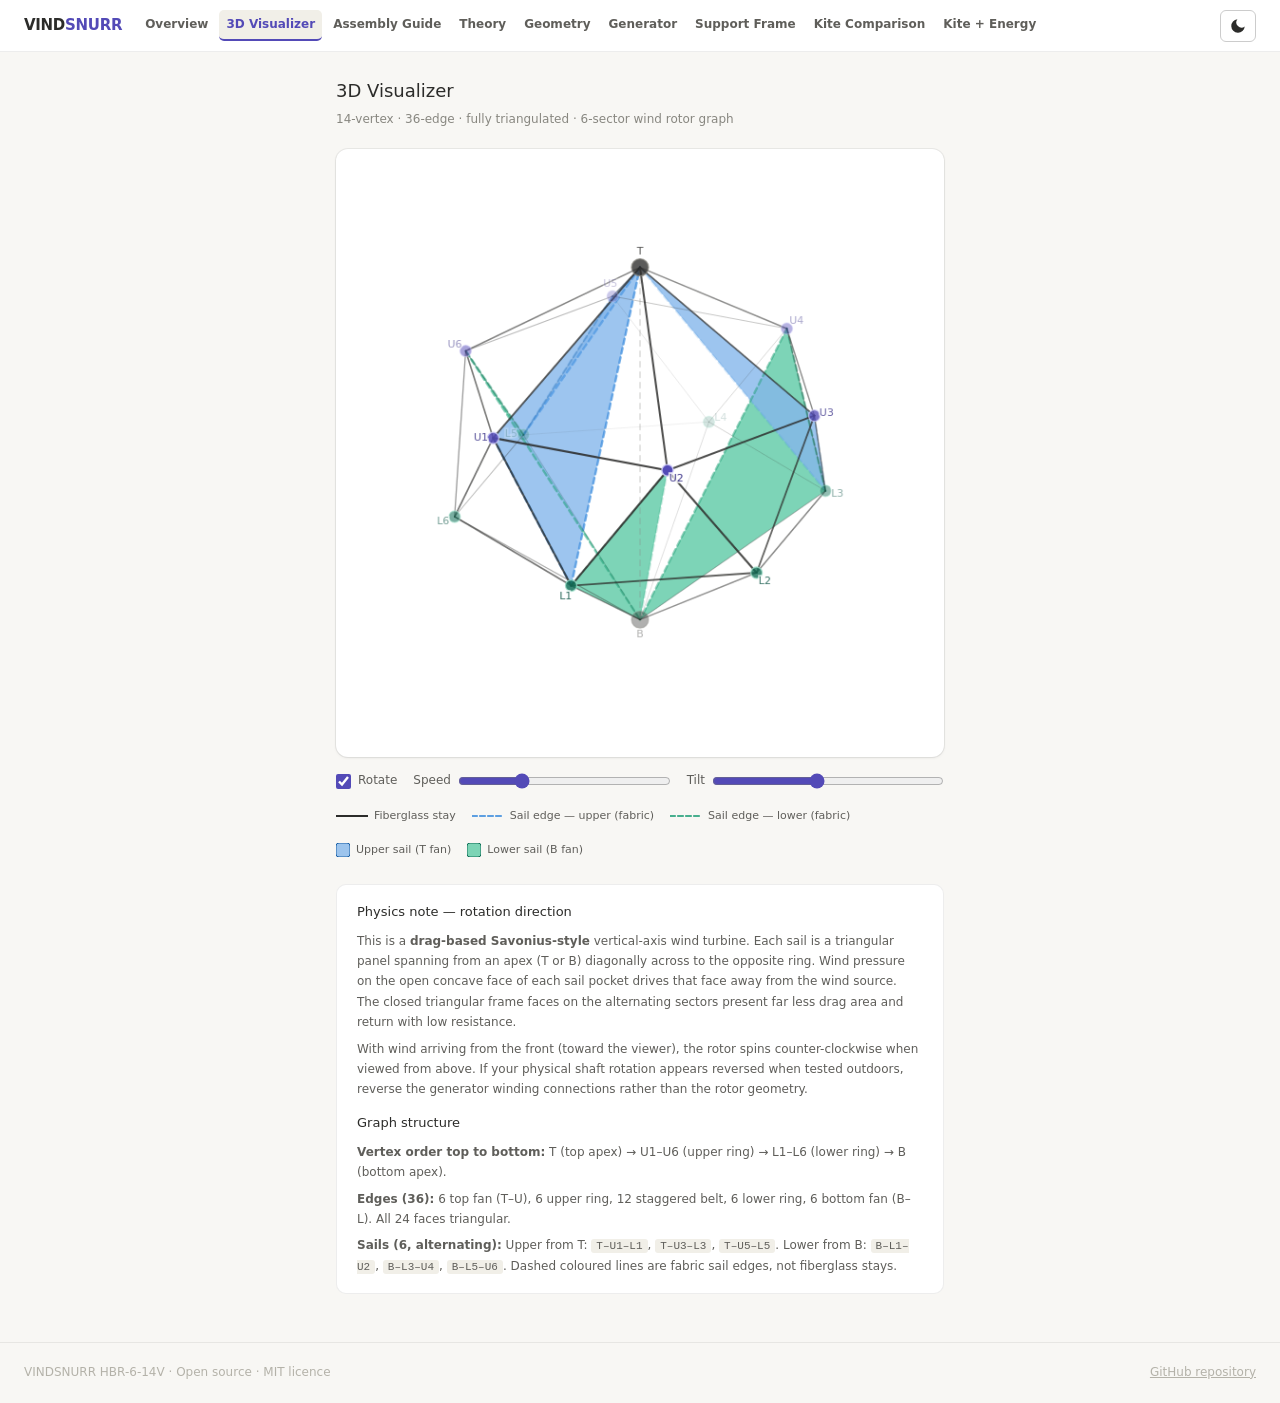
<file: docs/viz.html>
<!DOCTYPE html>
<html lang="en">
<head>
  <meta charset="UTF-8">
  <meta name="viewport" content="width=device-width, initial-scale=1.0">
  <title>3D Visualizer — VINDSNURR</title>
  <link rel="stylesheet" href="site.css">
  <style>
    .page-inner { width: 100%; max-width: 640px; margin: 0 auto; padding: 24px 16px 48px; }
    h1 { font-size: 18px; font-weight: 500; margin-bottom: 4px; }
    .subtitle { font-size: 12px; color: var(--text-faint); margin-bottom: 20px; }
    canvas {
      display: block; width: 100%; max-width: 640px;
      border-radius: 12px; background: var(--bg-card); box-shadow: var(--shadow);
    }
    .controls {
      display: flex; flex-wrap: wrap; align-items: center;
      gap: 16px; padding: 14px 0 10px;
    }
    .controls label {
      display: flex; align-items: center; gap: 7px;
      color: var(--text-muted); font-size: 12px; white-space: nowrap;
    }
    .controls label.flex { flex: 1; min-width: 130px; }
    input[type="range"]    { flex: 1; accent-color: var(--accent); cursor: pointer; }
    input[type="checkbox"] { accent-color: var(--accent); cursor: pointer; width: 15px; height: 15px; }
    .legend {
      display: flex; flex-wrap: wrap; gap: 16px; padding: 6px 0 0;
      font-size: 11px; color: var(--text-muted);
    }
    .legend-item { display: flex; align-items: center; gap: 6px; }
    .legend-item svg { flex-shrink: 0; }
    .info {
      margin-top: 24px; background: var(--bg-card); border-radius: 10px;
      border: 1px solid var(--border); padding: 16px 20px;
      font-size: 12px; color: var(--text-muted); line-height: 1.7;
    }
    .info h2 { font-size: 13px; font-weight: 500; color: var(--text-main); margin-bottom: 8px; }
    .info p  { margin-bottom: 6px; }
    .info p:last-child { margin-bottom: 0; }
    code {
      font-family: ui-monospace, monospace; font-size: 11px;
      background: var(--bg-code); padding: 1px 5px; border-radius: 3px;
    }
  </style>
</head>
<body>

<header class="site-header">
  <a class="site-logo" href="index.html">VIND<span>SNURR</span></a>
  <nav class="site-nav" aria-label="Site">
    <a href="index.html">Overview</a>
    <a href="viz.html">3D Visualizer</a>
    <a href="step-by-step.html">Assembly Guide</a>
    <a href="theory.html">Theory</a>
    <a href="geometry-comparison.html">Geometry</a>
    <a href="generator.html">Generator</a>
    <a href="support-frame.html">Support Frame</a>
    <a href="kite-comparison.html">Kite Comparison</a>
    <a href="kite-energy.html">Kite + Energy</a>
  </nav>
  <button id="theme-toggle" aria-label="Switch to dark mode">
    <svg aria-hidden="true" class="sun-icon" viewBox="0 0 24 24" width="18" height="18">
      <circle cx="12" cy="12" r="5" fill="currentColor"/>
      <path fill="currentColor" stroke="currentColor" stroke-width="1.5" stroke-linecap="round"
            d="M12 2v2M12 20v2M4.22 4.22l1.42 1.42M18.36 18.36l1.42 1.42M2 12h2M20 12h2M4.22 19.78l1.42-1.42M18.36 5.64l1.42-1.42"/>
    </svg>
    <svg aria-hidden="true" class="moon-icon" viewBox="0 0 24 24" width="18" height="18">
      <path fill="currentColor" d="M21 12.79A9 9 0 1 1 11.21 3 7 7 0 0 0 21 12.79z"/>
    </svg>
  </button>
</header>

<div class="page-inner">

  <h1>3D Visualizer</h1>
  <p class="subtitle">14-vertex · 36-edge · fully triangulated · 6-sector wind rotor graph</p>

  <canvas id="c" aria-label="Rotating 3D diagram of the VINDSNURR rotor frame"></canvas>

  <div class="controls">
    <label><input type="checkbox" id="chk" checked> Rotate</label>
    <label class="flex">Speed <input type="range" id="spd" min="1" max="8" value="3"></label>
    <label class="flex">Tilt  <input type="range" id="tlt" min="10" max="50" value="28"></label>
  </div>

  <div class="legend">
    <div class="legend-item">
      <svg width="32" height="8">
        <line x1="0" y1="4" x2="32" y2="4" stroke="#2c2c2a" stroke-width="2.2" stroke-linecap="round"/>
      </svg>
      Fiberglass stay
    </div>
    <div class="legend-item">
      <svg width="32" height="8">
        <line x1="0" y1="4" x2="32" y2="4" stroke="#378add" stroke-width="2.2"
              stroke-dasharray="5 3" stroke-linecap="round" opacity="0.8"/>
      </svg>
      Sail edge — upper (fabric)
    </div>
    <div class="legend-item">
      <svg width="32" height="8">
        <line x1="0" y1="4" x2="32" y2="4" stroke="#1d9e75" stroke-width="2.2"
              stroke-dasharray="5 3" stroke-linecap="round" opacity="0.8"/>
      </svg>
      Sail edge — lower (fabric)
    </div>
    <div class="legend-item">
      <svg width="14" height="14">
        <rect x="0" y="0" width="14" height="14" rx="3"
              fill="rgba(133,183,235,0.80)" stroke="#185fa5" stroke-width="1"/>
      </svg>
      Upper sail (T fan)
    </div>
    <div class="legend-item">
      <svg width="14" height="14">
        <rect x="0" y="0" width="14" height="14" rx="3"
              fill="rgba(93,202,165,0.80)" stroke="#0f6e56" stroke-width="1"/>
      </svg>
      Lower sail (B fan)
    </div>
  </div>

  <div class="info">
    <h2>Physics note — rotation direction</h2>
    <p>
      This is a <strong>drag-based Savonius-style</strong> vertical-axis wind turbine.
      Each sail is a triangular panel spanning from an apex (T or B) diagonally across
      to the opposite ring. Wind pressure on the open concave face of each sail pocket
      drives that face away from the wind source. The closed triangular frame faces on
      the alternating sectors present far less drag area and return with low resistance.
    </p>
    <p>
      With wind arriving from the front (toward the viewer), the rotor spins
      counter-clockwise when viewed from above. If your physical shaft rotation
      appears reversed when tested outdoors, reverse the generator winding connections
      rather than the rotor geometry.
    </p>
    <h2 style="margin-top:12px">Graph structure</h2>
    <p>
      <strong>Vertex order top to bottom:</strong>
      T (top apex) → U1–U6 (upper ring) → L1–L6 (lower ring) → B (bottom apex).
    </p>
    <p>
      <strong>Edges (36):</strong>
      6 top fan (T–U), 6 upper ring, 12 staggered belt, 6 lower ring, 6 bottom fan (B–L).
      All 24 faces triangular.
    </p>
    <p>
      <strong>Sails (6, alternating):</strong>
      Upper from T: <code>T–U1–L1</code>, <code>T–U3–L3</code>, <code>T–U5–L5</code>.
      Lower from B: <code>B–L1–U2</code>, <code>B–L3–U4</code>, <code>B–L5–U6</code>.
      Dashed coloured lines are fabric sail edges, not fiberglass stays.
    </p>
  </div>

</div>

<footer class="site-footer">
  <span>VINDSNURR HBR-6-14V · Open source · MIT licence</span>
  <span><a href="https://github.com/mgifford/Hex-Bicup-Rotor">GitHub repository</a></span>
</footer>

<script src="site.js"></script>
<script>
  const cv  = document.getElementById('c');
  const ctx = cv.getContext('2d');
  const W = 640, H = 640;
  cv.width = W; cv.height = H;

  const CX = W / 2, CY = H / 2 - 10, R = 210;

  const SAIL_FILL = { T: 'rgba(133,183,235,0.80)', B: 'rgba(93,202,165,0.80)' };

  function buildVerts() {
    const phi = 20 * Math.PI / 180;
    const rh  = R * Math.cos(phi);
    const yU  = +R * Math.sin(phi);
    const yL  = -R * Math.sin(phi);
    const n   = {};
    n['T'] = [0, +R, 0];
    n['B'] = [0, -R, 0];
    for (let i = 0; i < 6; i++) {
      const a = i * 60 * Math.PI / 180;
      n['U' + (i + 1)] = [rh * Math.sin(a), yU, rh * Math.cos(a)];
    }
    for (let i = 0; i < 6; i++) {
      const a = (i * 60 + 30) * Math.PI / 180;
      n['L' + (i + 1)] = [rh * Math.sin(a), yL, rh * Math.cos(a)];
    }
    return n;
  }
  const BASE = buildVerts();

  function rotY(v, a) {
    const [x, y, z] = v;
    return [x * Math.cos(a) + z * Math.sin(a), y, -x * Math.sin(a) + z * Math.cos(a)];
  }
  function rotX(v, a) {
    const [x, y, z] = v;
    return [x, y * Math.cos(a) - z * Math.sin(a), y * Math.sin(a) + z * Math.cos(a)];
  }
  function project(rv, tilt) {
    const p = rotX(rv, tilt);
    return { x: CX + p[0], y: CY - p[1], d: p[2] };
  }
  function dAlpha(d, lo, hi) {
    return lo + ((d + R) / (2 * R)) * (hi - lo);
  }

  const STAYS = new Set([
    'T|U1','T|U2','T|U3','T|U4','T|U5','T|U6',
    'B|L1','B|L2','B|L3','B|L4','B|L5','B|L6',
    'U1|U2','U2|U3','U3|U4','U4|U5','U5|U6','U6|U1',
    'L1|L2','L2|L3','L3|L4','L4|L5','L5|L6','L6|L1',
    'U1|L1','U1|L6','U2|L1','U2|L2','U3|L2','U3|L3',
    'U4|L3','U4|L4','U5|L4','U5|L5','U6|L5','U6|L6',
  ]);
  const STAY_LIST = [...STAYS].map(k => k.split('|'));
  function stayKey(a, b) { return [a, b].sort().join('|'); }
  function isStay(a, b)  { return STAYS.has(stayKey(a, b)); }

  const SAILS = [
    { keys: ['T', 'U1', 'L1'], type: 'T' },
    { keys: ['T', 'U3', 'L3'], type: 'T' },
    { keys: ['T', 'U5', 'L5'], type: 'T' },
    { keys: ['B', 'L1', 'U2'], type: 'B' },
    { keys: ['B', 'L3', 'U4'], type: 'B' },
    { keys: ['B', 'L5', 'U6'], type: 'B' },
  ];

  let angle   = 0.52;
  let running = true;
  document.getElementById('chk').onchange = e => { running = e.target.checked; };

  function faceNormalZ(pts) {
    const ax = pts[1].x - pts[0].x, ay = pts[1].y - pts[0].y;
    const bx = pts[2].x - pts[0].x, by = pts[2].y - pts[0].y;
    return ax * by - ay * bx;
  }

  function draw() {
    const tilt = +document.getElementById('tlt').value * Math.PI / 180;
    const rv = {};
    for (const k in BASE) rv[k] = rotY(BASE[k], angle);
    const p = {};
    for (const k in rv) p[k] = project(rv[k], tilt);

    ctx.clearRect(0, 0, W, H);

    const faces = SAILS.map(s => {
      const pts   = s.keys.map(k => p[k]);
      const depth = pts.reduce((sum, pt) => sum + pt.d, 0) / 3;
      return { ...s, pts, depth, nz: faceNormalZ(pts) };
    }).sort((a, b) => a.depth - b.depth);

    for (const f of faces) {
      ctx.beginPath();
      ctx.moveTo(f.pts[0].x, f.pts[0].y);
      ctx.lineTo(f.pts[1].x, f.pts[1].y);
      ctx.lineTo(f.pts[2].x, f.pts[2].y);
      ctx.closePath();
      ctx.fillStyle = SAIL_FILL[f.type];
      ctx.fill();
    }

    for (const s of SAILS) {
      const k   = s.keys;
      const pts = k.map(n => p[n]);
      const nz  = faceNormalZ(pts);
      const front = nz < 0;
      for (let i = 0; i < 3; i++) {
        const a = k[i], b = k[(i + 1) % 3];
        if (!isStay(a, b)) {
          const pa    = p[a], pb = p[b];
          const ed    = (pa.d + pb.d) / 2;
          const alpha = front ? dAlpha(ed, 0.35, 0.80) : dAlpha(ed, 0.08, 0.25);
          ctx.beginPath();
          ctx.moveTo(pa.x, pa.y);
          ctx.lineTo(pb.x, pb.y);
          ctx.strokeStyle = s.type === 'T'
            ? `rgba(55,138,221,${alpha})`
            : `rgba(29,158,117,${alpha})`;
          ctx.lineWidth = 2.4;
          ctx.setLineDash([6, 4]);
          ctx.lineCap = 'round';
          ctx.stroke();
          ctx.setLineDash([]);
        }
      }
    }

    const staysSorted = STAY_LIST
      .map(([a, b]) => ({ a, b, d: (p[a].d + p[b].d) / 2 }))
      .sort((x, y) => x.d - y.d);

    for (const { a, b, d } of staysSorted) {
      const pa    = p[a], pb = p[b];
      const alpha = dAlpha(d, 0.07, 0.96);
      const lw    = dAlpha(d, 0.5, 2.3);
      ctx.beginPath();
      ctx.moveTo(pa.x, pa.y);
      ctx.lineTo(pb.x, pb.y);
      ctx.strokeStyle = `rgba(44,44,42,${alpha})`;
      ctx.lineWidth   = lw;
      ctx.lineCap     = 'round';
      ctx.setLineDash([]);
      ctx.stroke();
    }

    ctx.beginPath();
    ctx.moveTo(p['T'].x, p['T'].y);
    ctx.lineTo(p['B'].x, p['B'].y);
    ctx.strokeStyle = 'rgba(136,135,128,0.35)';
    ctx.lineWidth   = 1.3;
    ctx.setLineDash([6, 5]);
    ctx.stroke();
    ctx.setLineDash([]);

    const nodeOrder = Object.keys(p).sort((a, b) => p[a].d - p[b].d);
    for (const k of nodeOrder) {
      const pt    = p[k];
      const alpha = dAlpha(pt.d, 0.15, 1.0);
      let r, fill, stroke;
      if (k === 'T' || k === 'B') { r = 9; fill = '#2c2c2a'; stroke = '#888780'; }
      else if (k[0] === 'U')      { r = 6; fill = '#534ab7'; stroke = '#cecbf6'; }
      else                         { r = 6; fill = '#0f6e56'; stroke = '#9fe1cb'; }
      ctx.globalAlpha = alpha;
      ctx.beginPath();
      ctx.arc(pt.x, pt.y, r, 0, Math.PI * 2);
      ctx.fillStyle   = fill;
      ctx.strokeStyle = stroke;
      ctx.lineWidth   = 1.3;
      ctx.fill();
      ctx.stroke();
      ctx.globalAlpha = 1;
    }

    for (const k of nodeOrder) {
      const pt    = p[k];
      const alpha = Math.max(0.18, dAlpha(pt.d, 0.15, 1.0));
      const dx    = pt.x - CX, dy = pt.y - CY;
      const dist  = Math.sqrt(dx * dx + dy * dy) || 1;
      const off   = (k === 'T' || k === 'B') ? 16 : 13;
      const lx    = pt.x + dx / dist * off;
      const ly    = pt.y + dy / dist * off;
      ctx.globalAlpha  = alpha;
      ctx.font         = '500 11px system-ui, sans-serif';
      ctx.textAlign    = 'center';
      ctx.textBaseline = 'middle';
      ctx.lineWidth    = 3.5;
      ctx.strokeStyle  = 'rgba(255,255,255,0.82)';
      ctx.strokeText(k, lx, ly);
      ctx.fillStyle = (k === 'T' || k === 'B') ? '#2c2c2a'
                    : (k[0] === 'U')            ? '#3c3489'
                                                : '#085041';
      ctx.fillText(k, lx, ly);
      ctx.globalAlpha = 1;
    }
  }

  let last = 0;
  function loop(ts) {
    const spd = +document.getElementById('spd').value;
    const dt  = Math.min(ts - last, 50);
    last = ts;
    if (running) angle -= spd * 0.0004 * dt;
    draw();
    requestAnimationFrame(loop);
  }
  requestAnimationFrame(ts => { last = ts; loop(ts); });
</script>

</body>
</html>
</file>
<file: docs/site.css>
/* ═══════════════════════════════════════════════════════
   VINDSNURR site-wide stylesheet
   Shared by all pages in docs/
   ═══════════════════════════════════════════════════════ */

/* ── Colour tokens ─────────────────────────────────────── */
:root {
  --bg-page:    #f8f7f4;
  --bg-card:    #ffffff;
  --bg-code:    #f1efe8;
  --text-main:  #2c2c2a;
  --text-muted: #5f5e5a;
  --text-faint: #888780;
  --text-foot:  #b4b2a9;
  --border:     rgba(0,0,0,0.07);
  --shadow:     0 1px 3px rgba(0,0,0,0.08), 0 0 0 1px rgba(0,0,0,0.06);
  --accent:     #534ab7;
  --accent-dim: #3c3489;
  --link:       #0058a3;
  --link-vis:   #003f7a;
  --toggle-bg:  #ffffff;
  --toggle-bd:  #cccccc;
  --toggle-hov: #f5f5f5;
  --focus-ring: #004499;
}
@media (prefers-color-scheme: dark) { :root { --bg-page:#1a1a18;--bg-card:#252523;--bg-code:#2e2e2b;--text-main:#e8e7e3;--text-muted:#a8a7a2;--text-faint:#706f6a;--text-foot:#555450;--border:rgba(255,255,255,0.08);--shadow:0 1px 4px rgba(0,0,0,0.4),0 0 0 1px rgba(255,255,255,0.06);--link:#66aaff;--link-vis:#99ccff;--toggle-bg:#252523;--toggle-bd:#444442;--toggle-hov:#2e2e2b;--focus-ring:#99ccff; } }
[data-theme="light"] { --bg-page:#f8f7f4;--bg-card:#ffffff;--bg-code:#f1efe8;--text-main:#2c2c2a;--text-muted:#5f5e5a;--text-faint:#888780;--text-foot:#b4b2a9;--border:rgba(0,0,0,0.07);--shadow:0 1px 3px rgba(0,0,0,0.08),0 0 0 1px rgba(0,0,0,0.06);--link:#0058a3;--link-vis:#003f7a;--toggle-bg:#ffffff;--toggle-bd:#cccccc;--toggle-hov:#f5f5f5;--focus-ring:#004499; }
[data-theme="dark"]  { --bg-page:#1a1a18;--bg-card:#252523;--bg-code:#2e2e2b;--text-main:#e8e7e3;--text-muted:#a8a7a2;--text-faint:#706f6a;--text-foot:#555450;--border:rgba(255,255,255,0.08);--shadow:0 1px 4px rgba(0,0,0,0.4),0 0 0 1px rgba(255,255,255,0.06);--link:#66aaff;--link-vis:#99ccff;--toggle-bg:#252523;--toggle-bd:#444442;--toggle-hov:#2e2e2b;--focus-ring:#99ccff; }

/* ── Reset ─────────────────────────────────────────────── */
*, *::before, *::after { box-sizing: border-box; margin: 0; padding: 0; }

body {
  font-family: system-ui, -apple-system, sans-serif;
  font-size: 15px;
  line-height: 1.65;
  background: var(--bg-page);
  color: var(--text-main);
  min-height: 100vh;
}

a { color: var(--link); }
a:visited { color: var(--link-vis); }
a:focus { outline: 2px solid var(--focus-ring); outline-offset: 2px; }

/* ── Site header / nav ─────────────────────────────────── */
.site-header {
  background: var(--bg-card);
  border-bottom: 1px solid var(--border);
  padding: 0 24px;
  display: flex;
  align-items: center;
  gap: 0;
  height: 52px;
}
.site-logo {
  font-weight: 700;
  font-size: 15px;
  letter-spacing: -0.3px;
  color: var(--text-main);
  text-decoration: none;
  margin-right: 16px;
  white-space: nowrap;
}
.site-logo:visited { color: var(--text-main); }
.site-logo span { color: var(--accent); }

.site-nav {
  display: flex;
  gap: 4px;
  flex: 1;
  overflow-x: auto;
  scrollbar-width: none;
}
.site-nav::-webkit-scrollbar { display: none; }

.site-nav a {
  font-size: 12px;
  font-weight: 600; /* fixed for every state so the active page never
                        reflows sibling links (bold-only-when-active
                        changes each link's rendered width by a few px,
                        shifting every link after it in the flex row) */
  color: var(--text-muted);
  text-decoration: none;
  padding: 5px 7px;
  border-radius: 5px;
  white-space: nowrap;
  border-bottom: 2px solid transparent;
  transition: background 0.1s, color 0.1s;
}
.site-nav a:hover { background: var(--toggle-hov); color: var(--text-main); }
.site-nav a:focus { outline: 2px solid var(--focus-ring); outline-offset: 2px; }
.site-nav a[aria-current="page"] {
  background: var(--bg-code);
  color: var(--accent);
  border-bottom-color: var(--accent);
}

#theme-toggle {
  margin-left: 12px;
  padding: 6px 8px;
  border: 1px solid var(--toggle-bd);
  background: var(--toggle-bg);
  color: var(--text-main);
  cursor: pointer;
  border-radius: 6px;
  display: flex;
  align-items: center;
  justify-content: center;
  flex-shrink: 0;
}
#theme-toggle:hover { background: var(--toggle-hov); }
#theme-toggle:focus { outline: 2px solid var(--focus-ring); outline-offset: 2px; }

.sun-icon  { display: none; }
.moon-icon { display: block; }
@media (prefers-color-scheme: dark) { .sun-icon { display: block; } .moon-icon { display: none; } }
[data-theme="dark"]  .sun-icon  { display: block; }
[data-theme="dark"]  .moon-icon { display: none; }
[data-theme="light"] .sun-icon  { display: none; }
[data-theme="light"] .moon-icon { display: block; }

/* ── Page content wrapper ──────────────────────────────── */
.page {
  max-width: 780px;
  margin: 0 auto;
  padding: 40px 24px 64px;
}
.page-wide {
  max-width: 900px;
  margin: 0 auto;
  padding: 40px 24px 64px;
}

/* ── Prose typography ──────────────────────────────────── */
.prose h1 { font-size: 26px; font-weight: 700; margin-bottom: 6px; line-height: 1.2; }
.prose h2 { font-size: 19px; font-weight: 600; margin: 36px 0 10px; }
.prose h3 { font-size: 15px; font-weight: 600; margin: 24px 0 6px; }
.prose p  { margin-bottom: 14px; color: var(--text-muted); }
.prose ul, .prose ol { margin: 0 0 14px 24px; color: var(--text-muted); }
.prose li { margin-bottom: 4px; }
.prose strong { color: var(--text-main); }
.prose em { font-style: italic; }
.prose hr { border: none; border-top: 1px solid var(--border); margin: 32px 0; }

.prose blockquote {
  border-left: 3px solid var(--accent);
  margin: 16px 0;
  padding: 10px 16px;
  background: var(--bg-code);
  border-radius: 0 6px 6px 0;
  color: var(--text-muted);
  font-size: 14px;
}

.prose code {
  font-family: ui-monospace, monospace;
  font-size: 12px;
  background: var(--bg-code);
  padding: 2px 5px;
  border-radius: 3px;
}

.prose pre {
  background: var(--bg-code);
  border: 1px solid var(--border);
  border-radius: 6px;
  padding: 14px 16px;
  overflow-x: auto;
  margin-bottom: 16px;
}
.prose pre code {
  background: none;
  padding: 0;
  font-size: 13px;
  color: var(--text-main);
}

.prose table {
  width: 100%;
  border-collapse: collapse;
  font-size: 13px;
  margin-bottom: 20px;
}
.prose th {
  text-align: left;
  padding: 8px 12px;
  border-bottom: 2px solid var(--border);
  color: var(--text-main);
  font-weight: 600;
}
.prose td {
  padding: 7px 12px;
  border-bottom: 1px solid var(--border);
  color: var(--text-muted);
  vertical-align: top;
}
.prose tr:last-child td { border-bottom: none; }

.prose .note {
  font-size: 13px;
  color: var(--text-faint);
  font-style: italic;
  margin-top: 32px;
}

/* ── Site footer ───────────────────────────────────────── */
.site-footer {
  border-top: 1px solid var(--border);
  padding: 20px 24px;
  font-size: 12px;
  color: var(--text-foot);
  display: flex;
  justify-content: space-between;
  flex-wrap: wrap;
  gap: 8px;
}
.site-footer a { color: var(--text-foot); }
</file>
